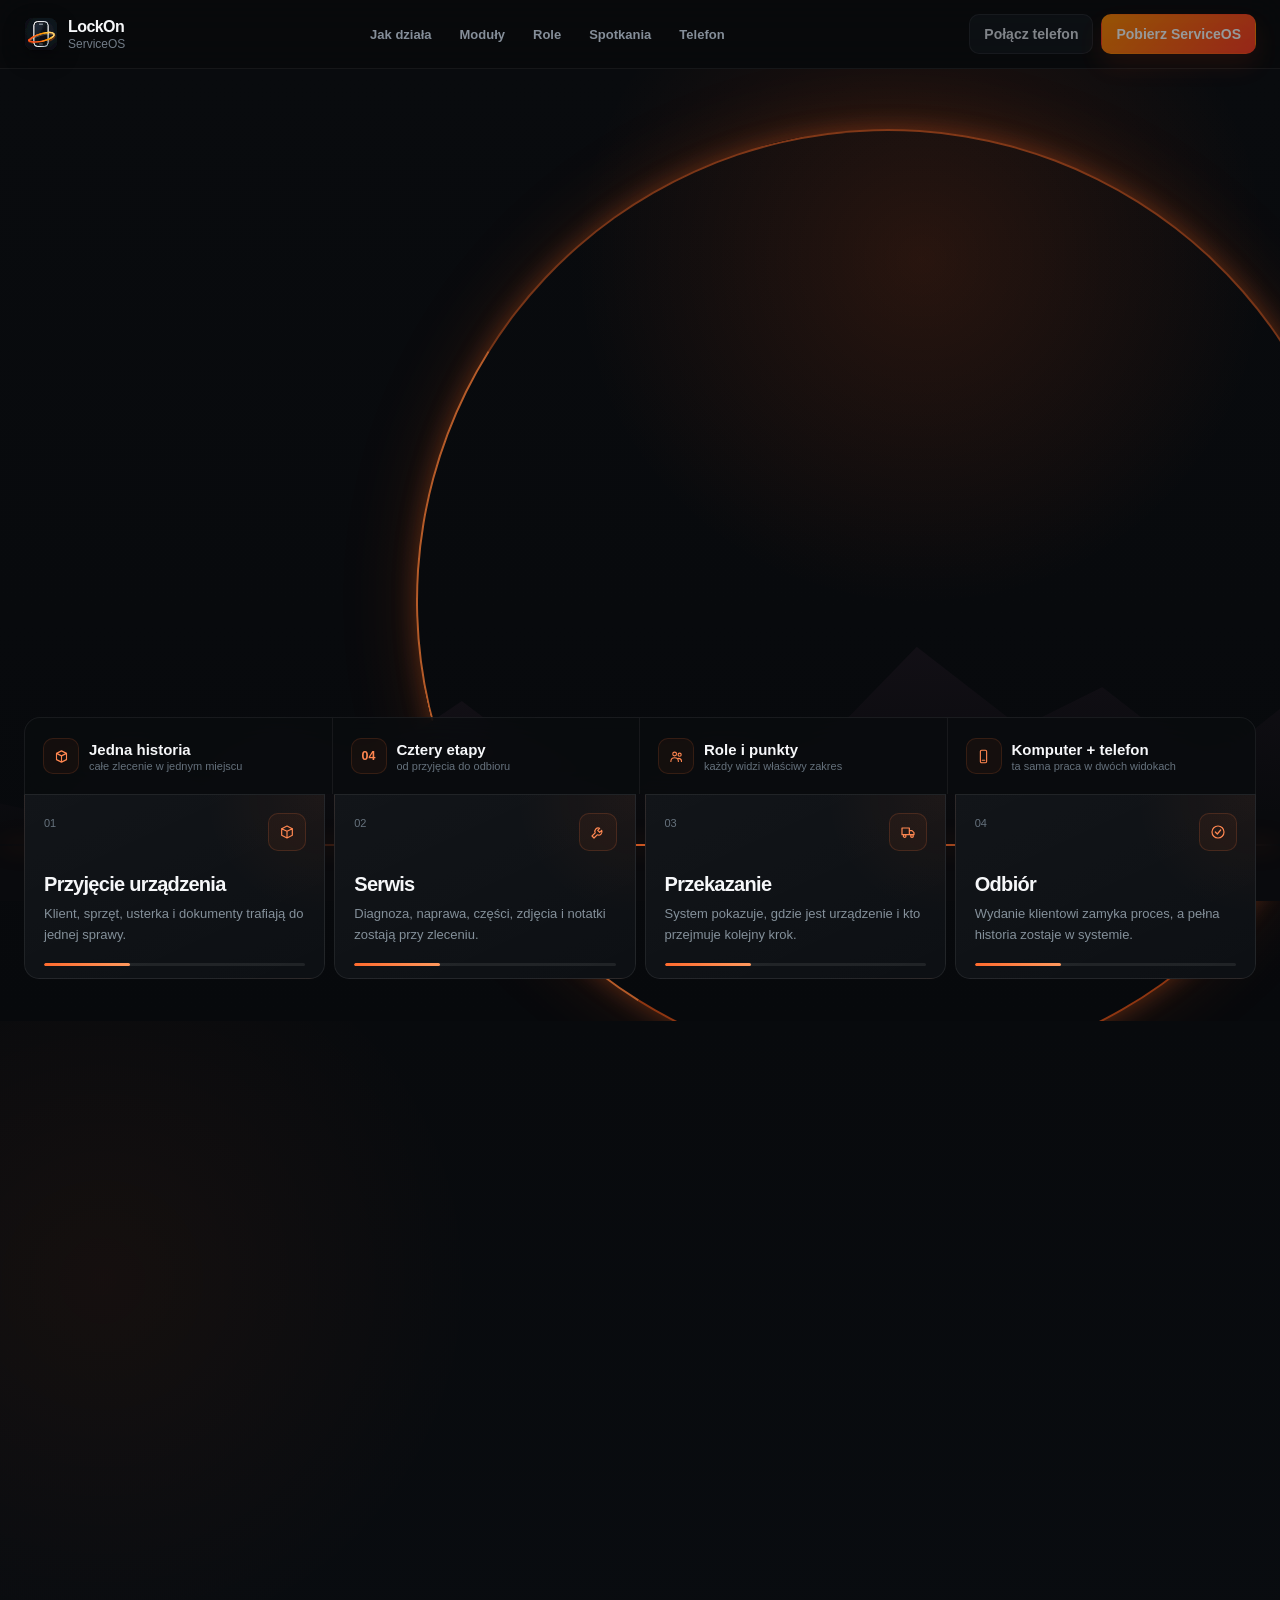
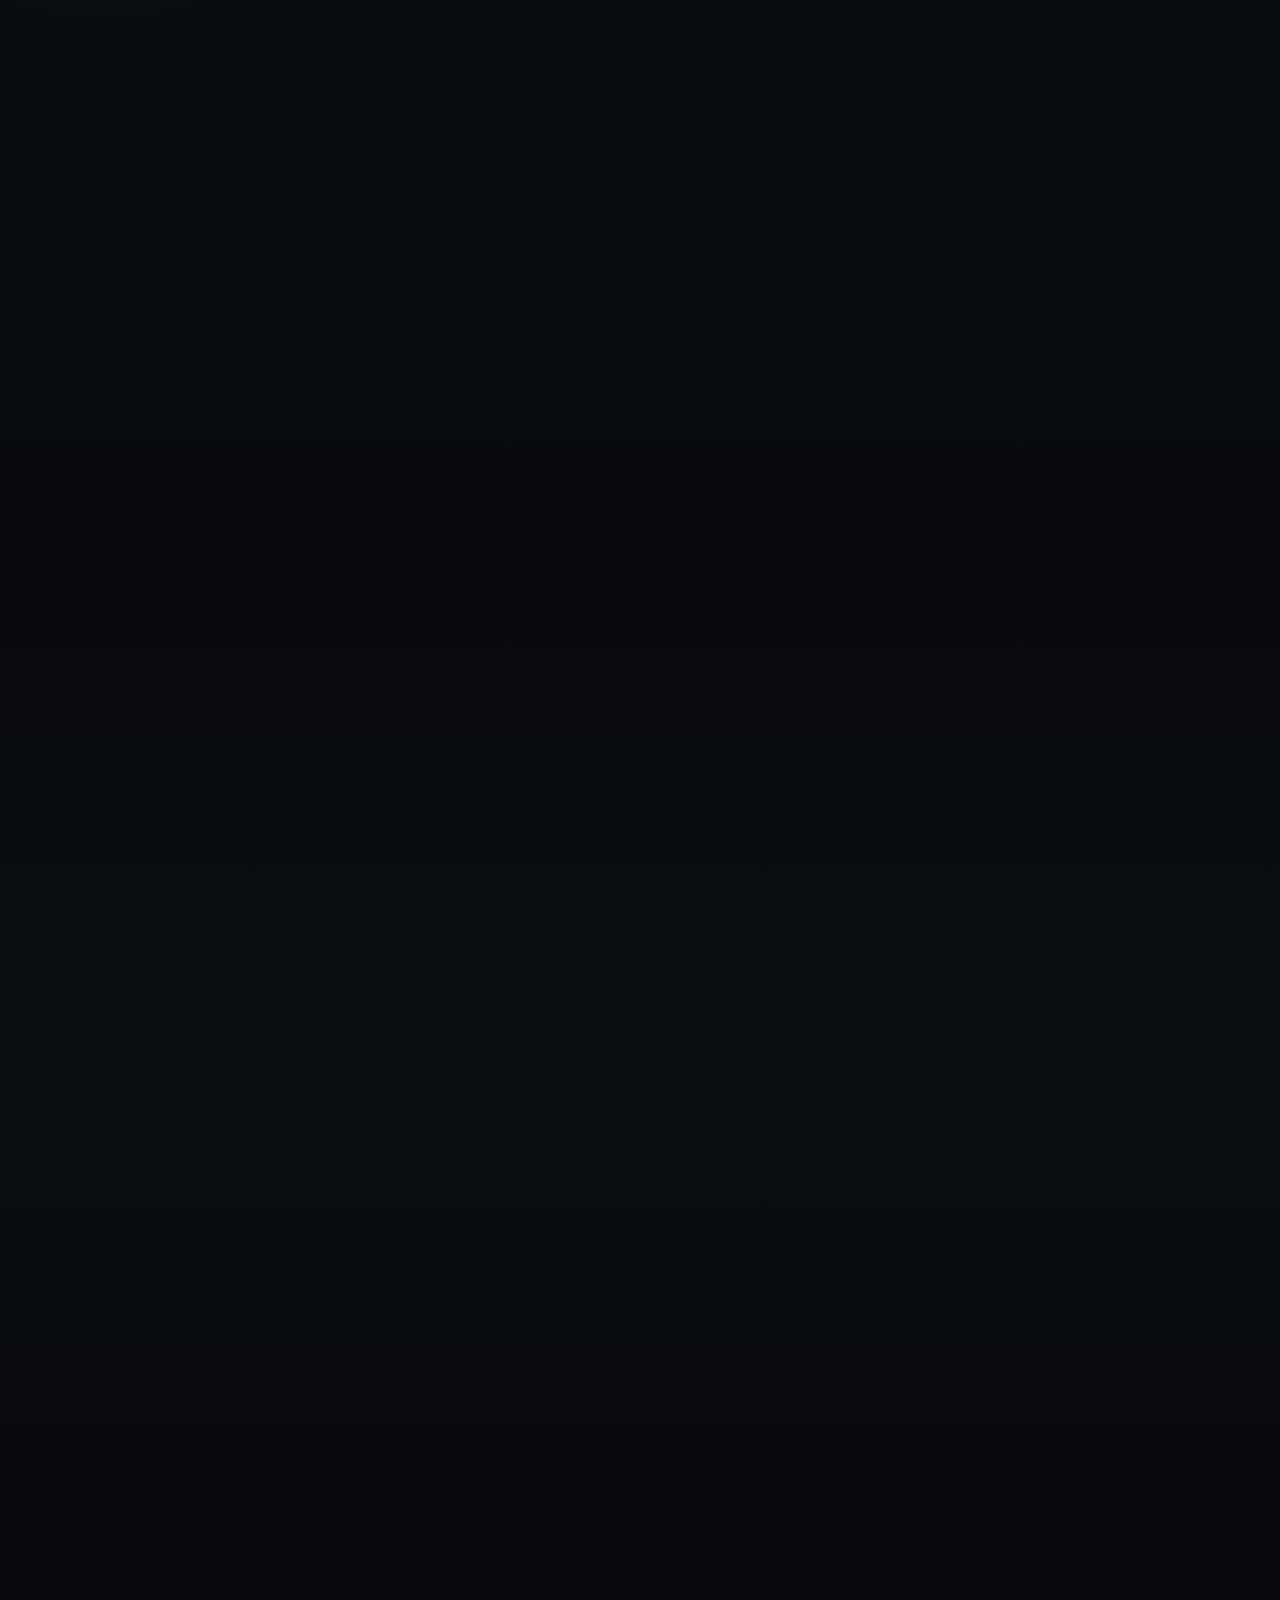
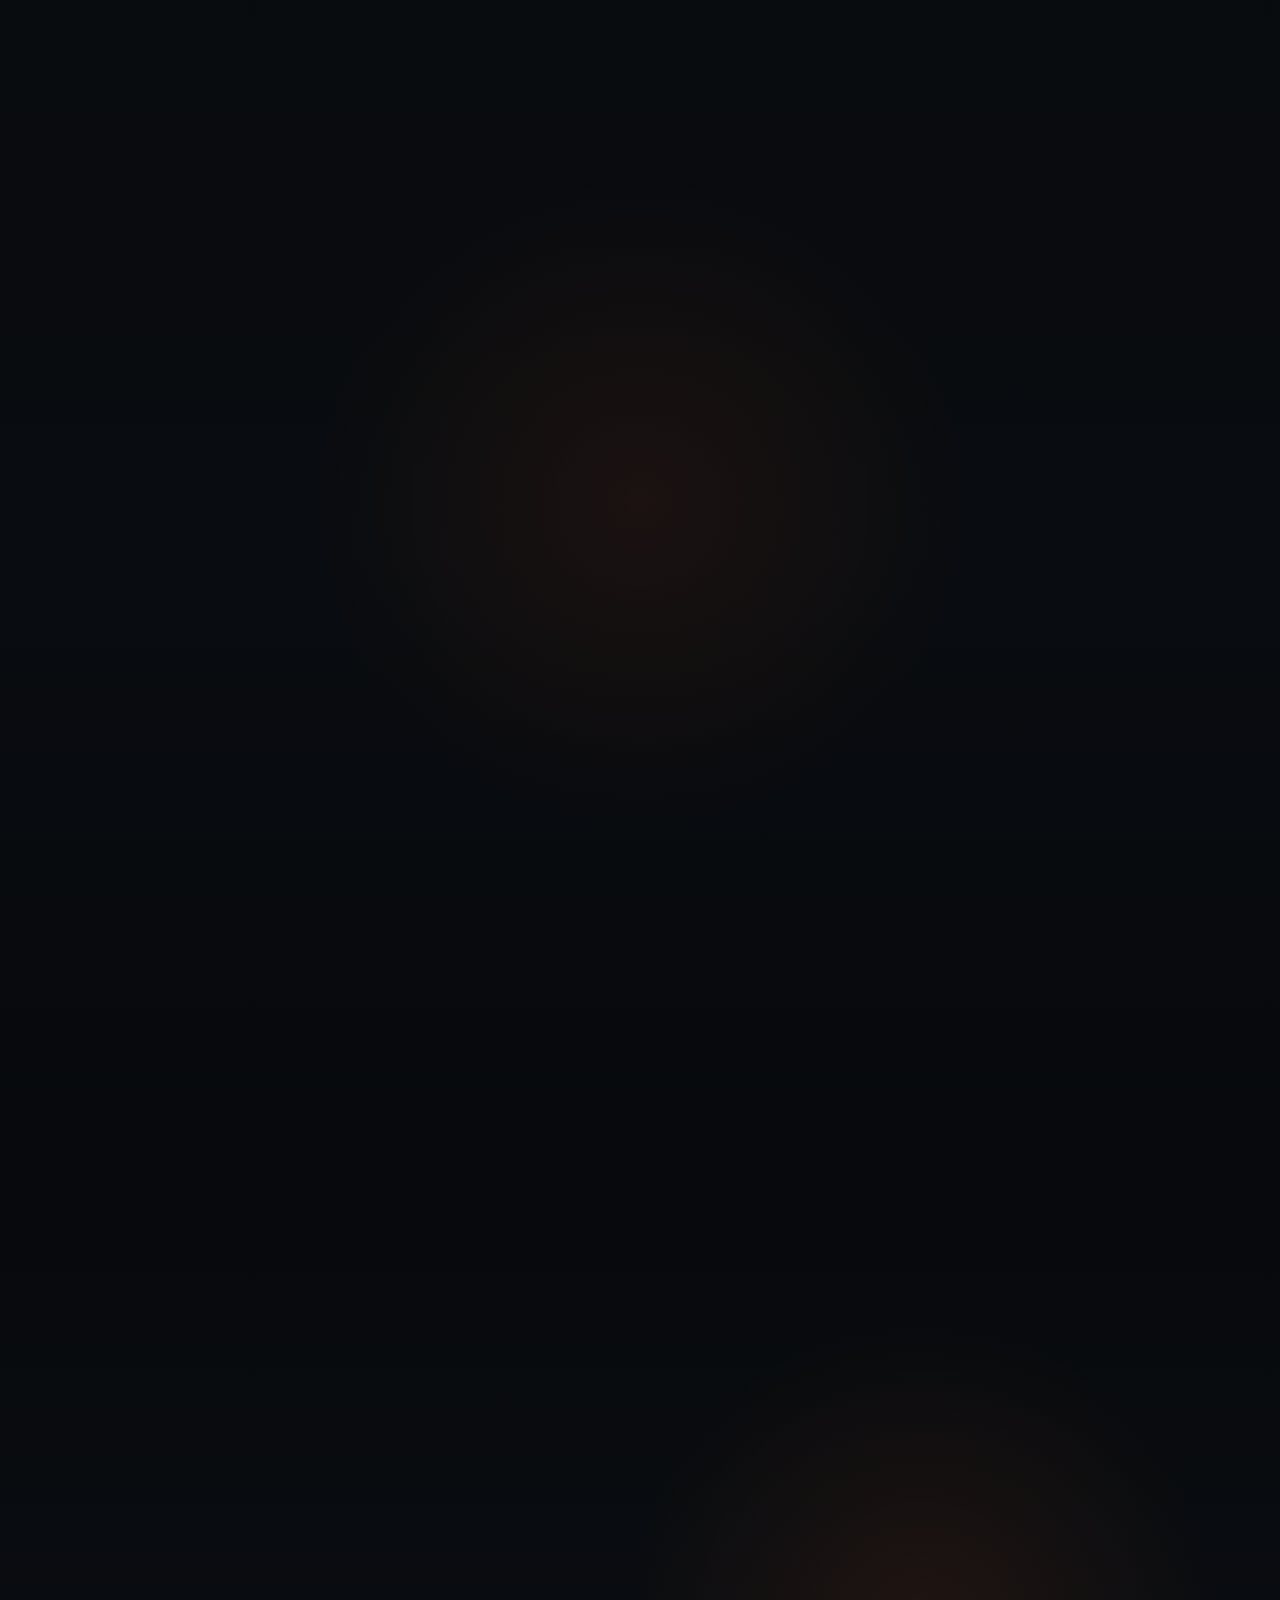
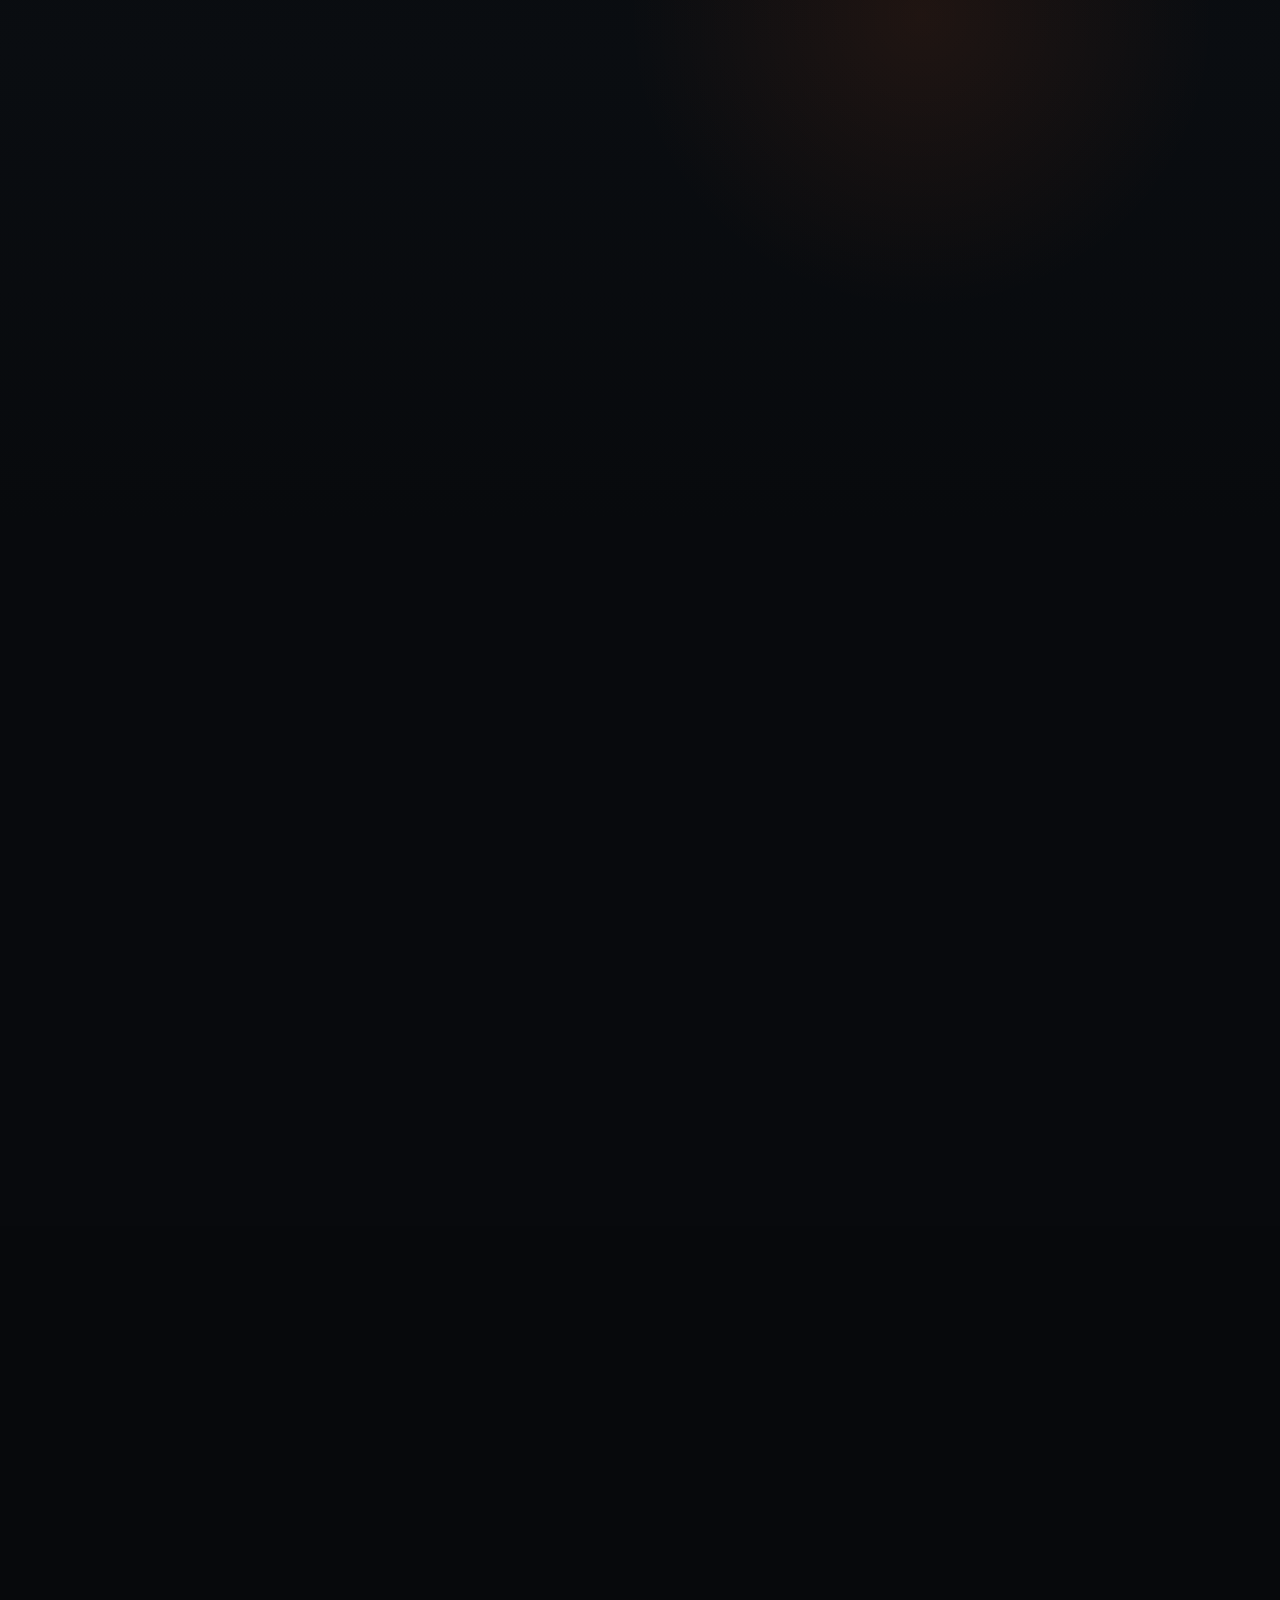
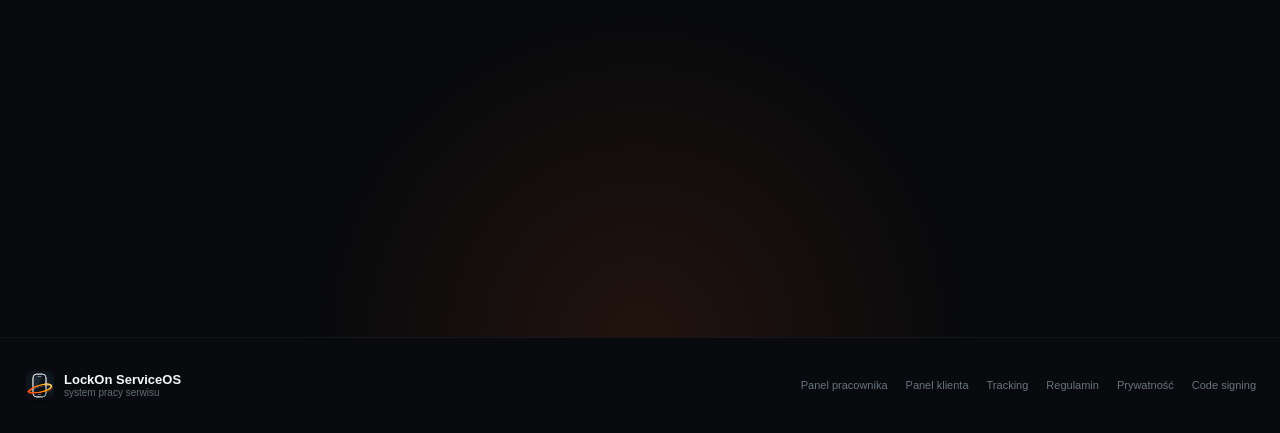
<file: index.html>
<!doctype html>
<html lang="pl">
<head>
  <meta charset="utf-8">
  <meta name="viewport" content="width=device-width,initial-scale=1,viewport-fit=cover">
  <meta name="theme-color" content="#090a0c">
  <meta name="referrer" content="no-referrer">
  <meta http-equiv="Content-Security-Policy" content="default-src 'self'; script-src 'self'; style-src 'self'; img-src 'self' data:; connect-src 'self' https://api.github.com https://br-steep-bonus-b1f1qh8u-lockonapi.compute.c-5.eu-central-1.aws.neon.tech; object-src 'none'; frame-src 'none'; base-uri 'none'; form-action 'none'; upgrade-insecure-requests">
  <title>LockOn ServiceOS — cały serwis bez chaosu</title>
  <link rel="canonical" href="https://app.serviceos.pl/">
  <meta name="description" content="LockOn ServiceOS prowadzi serwis od przyjęcia urządzenia do odbioru: zlecenia, klienci, spotkania, przekazania, rozliczenia i praca mobilna w jednym systemie.">
  <meta property="og:title" content="LockOn ServiceOS">
  <meta property="og:description" content="Cały serwis. Bez chaosu. Jeden system dla zespołu, klientów i codziennej pracy.">
  <meta property="og:type" content="website">
  <meta property="og:url" content="https://app.serviceos.pl/">
  <link rel="manifest" href="manifest.webmanifest">
  <link rel="icon" href="assets/serviceos-app-icon.svg" type="image/svg+xml">
  <link rel="stylesheet" href="assets/serviceos-site.css">
</head>
<body class="site-home">
  <svg class="icon-sprite" aria-hidden="true">
    <symbol id="i-gauge" viewBox="0 0 24 24"><path d="M4 14a8 8 0 1 1 16 0"/><path d="M12 14l4-4"/><path d="M6 18h12"/></symbol>
    <symbol id="i-globe" viewBox="0 0 24 24"><circle cx="12" cy="12" r="9"/><path d="M3 12h18M12 3a15 15 0 0 1 0 18M12 3a15 15 0 0 0 0 18"/></symbol>
    <symbol id="i-wrench" viewBox="0 0 24 24"><path d="M14.5 6.5a5 5 0 0 0-6.7 6.7L3 18l3 3 4.8-4.8a5 5 0 0 0 6.7-6.7l-3 3-3-3z"/></symbol>
    <symbol id="i-calendar" viewBox="0 0 24 24"><rect x="3" y="5" width="18" height="16" rx="2"/><path d="M7 3v4M17 3v4M3 10h18M8 14h3M13 14h3M8 17h3"/></symbol>
    <symbol id="i-dollar" viewBox="0 0 24 24"><circle cx="12" cy="12" r="9"/><path d="M15.5 8.5c-.8-1-2-1.5-3.5-1.5-2 0-3.5.9-3.5 2.3 0 3.7 7 1.5 7 5.2 0 1.5-1.5 2.5-3.7 2.5-1.6 0-3-.6-3.8-1.7M12 5v14"/></symbol>
    <symbol id="i-user-cog" viewBox="0 0 24 24"><circle cx="9" cy="8" r="3"/><path d="M3 20c0-4 2.4-6 6-6 1.1 0 2.1.2 3 .6"/><circle cx="17" cy="17" r="3"/><path d="M17 12v2M17 20v2M12 17h2M20 17h2"/></symbol>
    <symbol id="i-users" viewBox="0 0 24 24"><circle cx="9" cy="8" r="3"/><circle cx="17" cy="9" r="2.5"/><path d="M3 20c0-4 2.5-6 6-6s6 2 6 6M15 15c3.2 0 5 1.8 5 5"/></symbol>
    <symbol id="i-headphones" viewBox="0 0 24 24"><path d="M4 14v-2a8 8 0 0 1 16 0v2"/><path d="M4 14h4v6H6a2 2 0 0 1-2-2zM20 14h-4v6h2a2 2 0 0 0 2-2z"/></symbol>
    <symbol id="i-settings" viewBox="0 0 24 24"><circle cx="12" cy="12" r="3"/><path d="M19 12a7 7 0 0 0-.1-1l2-1.6-2-3.4-2.5 1A8 8 0 0 0 14.7 6L14.3 3h-4.6l-.4 3A8 8 0 0 0 7.6 7L5 6 3 9.4 5.1 11A7 7 0 0 0 5 12c0 .4 0 .7.1 1L3 14.6 5 18l2.6-1a8 8 0 0 0 1.7 1l.4 3h4.6l.4-3a8 8 0 0 0 1.7-1l2.6 1 2-3.4-2.1-1.6c.1-.3.1-.6.1-1z"/></symbol>
    <symbol id="i-log-out" viewBox="0 0 24 24"><path d="M10 5H5v14h5M14 8l4 4-4 4M18 12H9"/></symbol>
    <symbol id="i-arrow" viewBox="0 0 24 24"><path d="M5 12h14M15 8l4 4-4 4"/></symbol>
    <symbol id="i-download" viewBox="0 0 24 24"><path d="M12 3v12M8 11l4 4 4-4M4 20h16"/></symbol>
    <symbol id="i-package" viewBox="0 0 24 24"><path d="M4 7l8-4 8 4-8 4zM4 7v10l8 4 8-4V7M12 11v10"/></symbol>
    <symbol id="i-truck" viewBox="0 0 24 24"><path d="M3 6h11v10H3zM14 10h4l3 3v3h-7z"/><circle cx="7" cy="18" r="2"/><circle cx="18" cy="18" r="2"/></symbol>
    <symbol id="i-check" viewBox="0 0 24 24"><circle cx="12" cy="12" r="9"/><path d="M8 12l3 3 5-6"/></symbol>
    <symbol id="i-shield" viewBox="0 0 24 24"><path d="M12 3l7 3v5c0 5-3 8-7 10-4-2-7-5-7-10V6z"/><path d="M9 12l2 2 4-5"/></symbol>
    <symbol id="i-phone" viewBox="0 0 24 24"><rect x="7" y="2" width="10" height="20" rx="2"/><path d="M10 18h4"/></symbol>
    <symbol id="i-mic" viewBox="0 0 24 24"><rect x="9" y="3" width="6" height="11" rx="3"/><path d="M5 11a7 7 0 0 0 14 0M12 18v3M9 21h6"/></symbol>
    <symbol id="i-screen" viewBox="0 0 24 24"><rect x="3" y="4" width="18" height="13" rx="2"/><path d="M8 21h8M12 17v4"/></symbol>
    <symbol id="i-message" viewBox="0 0 24 24"><path d="M4 4h16v12H8l-4 4z"/></symbol>
  </svg>

  <header class="site-topbar" data-site-nav>
    <div class="site-frame topbar-inner">
      <a class="site-brand" href="#top" aria-label="LockOn ServiceOS — strona główna">
        <span class="site-brand-mark"><img src="assets/serviceos-app-icon.svg" alt=""></span>
        <span class="site-brand-copy"><strong>LockOn</strong><small>ServiceOS</small></span>
      </a>
      <nav class="desktop-nav" aria-label="Główna nawigacja">
        <a href="#day">Jak działa</a><a href="#modules">Moduły</a><a href="#roles">Role</a><a href="#meetings">Spotkania</a><a href="#connect">Telefon</a>
      </nav>
      <div class="topbar-actions">
        <a id="navPanelLink" class="topbar-panel-link" href="panel.html" hidden>Otwórz panel</a>
        <button id="navLoginButton" class="button button-quiet" data-requires-onboarding type="button">Połącz telefon</button>
        <a class="button button-primary download-link" data-requires-onboarding data-download-url="https://github.com/LokosPL/LockOn-Hub/releases/latest/download/LockOn-ServiceOS-Setup.exe" href="#start">Pobierz ServiceOS</a>
      </div>
      <button class="mobile-menu-toggle" type="button" aria-label="Otwórz menu" aria-controls="mobileMenu" aria-expanded="false" data-menu-toggle><span></span><span></span></button>
    </div>
    <div id="mobileMenu" class="mobile-menu" aria-hidden="true">
      <nav class="site-frame mobile-menu-grid" aria-label="Menu mobilne">
        <a href="#day">Jak działa</a><a href="#modules">Moduły</a><a href="#roles">Role</a><a href="#meetings">Spotkania</a><a href="#connect">Telefon</a><a href="#security">Bezpieczeństwo</a>
        <button class="mobile-menu-action" type="button" data-open-login data-requires-onboarding>Połącz telefon</button>
        <a class="mobile-menu-action primary download-link" data-requires-onboarding data-download-url="https://github.com/LokosPL/LockOn-Hub/releases/latest/download/LockOn-ServiceOS-Setup.exe" href="#start">Pobierz ServiceOS</a>
      </nav>
    </div>
  </header><main id="top">
  <section class="hero-section">
    <div class="hero-bg" aria-hidden="true"><i></i><i></i><i></i></div>
    <div class="site-frame hero-grid">
      <div class="hero-copy reveal">
        <div class="product-kicker"><span class="status-dot"></span> LOCKON SERVICEOS · SYSTEM PRACY SERWISU</div>
        <h1>Cały serwis.<br><span>Bez chaosu.</span></h1>
        <p>Klient przychodzi z urządzeniem, zespół prowadzi naprawę, a ServiceOS pilnuje historii, przekazań, dokumentów i kontaktu. Każdy widzi tylko to, czego potrzebuje do swojej pracy.</p>
        <div class="hero-actions"><a class="button button-primary button-large" href="#day">▶ Zobacz jak działa <svg class="os-icon" aria-hidden="true"><use href="#i-arrow"></use></svg></a><a class="button button-secondary button-large download-link" data-requires-onboarding data-download-url="https://github.com/LokosPL/LockOn-Hub/releases/latest/download/LockOn-ServiceOS-Setup.exe" href="#start"><svg class="os-icon" aria-hidden="true"><use href="#i-download"></use></svg> Pobierz ServiceOS</a></div>
        <div class="hero-trust"><span>✓ Windows</span><span>✓ Code signing</span><span>✓ Zawsze aktualny</span></div>
      </div>

      <div class="hero-product reveal reveal-delay">
        <div class="hero-halo"></div>
        <div class="os-window hero-os-window">
          <div class="os-titlebar"><div class="os-titlebar-drag"><span class="titlebar-mark"></span><strong>LockOn ServiceOS</strong><span>Wszystkie punkty</span></div><div class="os-window-actions"><i>–</i><i>□</i><i>×</i></div></div>
          <div class="os-body">
            
<aside class="os-sidebar">
  <div class="os-brand-block"><div class="os-brand-logo"><img src="assets/serviceos-app-icon.svg" alt=""></div><div><strong>LockOn</strong><small>ServiceOS</small></div></div>
  <div class="os-branch-pill"><span class="status-dot"></span><span>Wszystkie punkty</span></div>
  <nav class="os-nav-list">
    <button class="os-nav-item active" type="button" data-preview="start"><svg class="os-icon" aria-hidden="true"><use href="#i-gauge"></use></svg><span>Start</span></button>
    <button class="os-nav-item " type="button" data-preview="browser"><svg class="os-icon" aria-hidden="true"><use href="#i-globe"></use></svg><span>Przeglądarka</span></button>
    <button class="os-nav-item " type="button" data-preview="service"><svg class="os-icon" aria-hidden="true"><use href="#i-wrench"></use></svg><span>Serwis</span></button>
    <button class="os-nav-item " type="button" data-preview="meetings"><svg class="os-icon" aria-hidden="true"><use href="#i-calendar"></use></svg><span>Spotkania i szkolenia</span></button>
    <button class="os-nav-item " type="button" data-preview="finance"><svg class="os-icon" aria-hidden="true"><use href="#i-dollar"></use></svg><span>Rozliczenia</span></button>
    <button class="os-nav-item " type="button" data-preview="admin"><svg class="os-icon" aria-hidden="true"><use href="#i-user-cog"></use></svg><span>Administracja</span></button>
    <button class="os-nav-item " type="button" data-preview="clients"><svg class="os-icon" aria-hidden="true"><use href="#i-users"></use></svg><span>Klienci</span></button>
    <button class="os-nav-item " type="button" data-preview="support"><svg class="os-icon" aria-hidden="true"><use href="#i-headphones"></use></svg><span>Wsparcie</span></button>
  </nav>
  <div class="os-sidebar-spacer"></div>
  <button class="os-nav-item " type="button" data-preview="help"><svg class="os-icon" aria-hidden="true"><use href="#i-headphones"></use></svg><span>Pomoc</span></button>
  <button class="os-nav-item " type="button" data-preview="settings"><svg class="os-icon" aria-hidden="true"><use href="#i-settings"></use></svg><span>Ustawienia</span></button>
  <div class="os-role-preview"><span>PODGLĄD ROLI</span><strong>Właściciel aplikacji</strong></div>
  <div class="os-account"><span>BM</span><div><strong>Bartłomiej</strong><small>Właściciel</small></div><svg class="os-icon" aria-hidden="true"><use href="#i-log-out"></use></svg></div>
</aside>
            <div class="os-content">
              
<section class="os-screen active" data-preview-screen="start">
  <div class="os-dashboard">
    <section class="os-start-hero">
      <div class="os-start-glow"></div><div class="os-start-arc"></div>
      <div class="os-welcome">
        <div class="os-context"><span class="status-dot"></span> WSZYSTKIE PUNKTY</div>
        <h2>Dobry wieczór, <span>System.</span></h2>
        <p>Wszystko gotowe do pracy. Wybierz, od czego chcesz zacząć.</p>
        <div class="os-start-actions"><span class="os-primary-chip">↗ Otwórz przeglądarkę</span><span class="os-secondary-chip">◉ Pomoc</span></div>
      </div>
      <div class="os-time"><small>Czwartek, 24 września 2026</small><strong data-live-clock>21:42</strong><span>▣ Dobry moment na działanie.</span><em>Najważniejsze rzeczy masz pod ręką.</em></div>
      <aside class="os-weather"><span>POGODA TERAZ</span><strong>Nowogard</strong><div><b>12°</b><small>Pochmurnie</small></div></aside>
    </section>
    <section class="os-next-meeting"><div><span>SPOTKANIA I SZKOLENIA</span><h3>Spotkania i szkolenia</h3><p>Najbliższe szkolenia i aktywne spotkanie w jednym miejscu.</p></div><div class="os-meeting-empty"><b>◎</b><strong>Brak aktywnego spotkania</strong><small>Nie masz teraz spotkania wymagającego uwagi.</small></div></section>
    <div class="os-section-head"><div><h3>Szybki dostęp</h3><p>Najważniejsze funkcje systemu w zasięgu ręki.</p></div><span>Wybierz moduł z menu lub użyj skrótu</span></div>
    <div class="os-shortcuts"><article><b><svg class="os-icon" aria-hidden="true"><use href="#i-wrench"></use></svg></b><div><strong>Serwis</strong><small>Zlecenia, urządzenia i bieżąca praca.</small></div><i>→</i></article><article><b><svg class="os-icon" aria-hidden="true"><use href="#i-user-cog"></use></svg></b><div><strong>Administracja</strong><small>Pracownicy, punkty i dostępy.</small></div><i>→</i></article><article><b><svg class="os-icon" aria-hidden="true"><use href="#i-dollar"></use></svg></b><div><strong>Rozliczenia</strong><small>Przychody i rozliczenia w jednym miejscu.</small></div><i>→</i></article></div>
    <div class="os-mini-stats"><article><b>2</b><span>Punkty<small>Wszystkie dostępne lokalizacje</small></span></article><article><b>2</b><span>Aktywne konta<small>0 oczekuje na decyzję</small></span></article><article><b>104 zł</b><span>Przychód<small>Zatwierdzone rozliczenia</small></span></article></div>
  </div>
</section>
<section class="os-screen" data-preview-screen="service">
  <div class="os-service-page">
    <header class="os-service-head"><div><span>SERWIS</span><h2>Klienci i naprawy</h2><p>Przyjęcie telefonu, reklamacje, statusy oraz centralne powiadomienia klienta.</p></div><div class="os-service-tabs"><i>Nowe zlecenie</i><i class="active">Zlecenia</i><i>Przekazania</i></div></header>
    <div class="os-orders-card">
      <div class="os-orders-top"><div><span>AKTYWNE ZLECENIA</span><strong>Co wymaga działania?</strong></div><b>4 aktywne</b></div>
      <div class="os-order-row"><strong>#1042</strong><div><b>iPhone 14 Pro</b><span>Anna Kowalska · diagnoza</span><small>Najbliższy krok: rozpocznij diagnozę</small></div><em>TERAZ</em></div>
      <div class="os-order-row"><strong>#1041</strong><div><b>Samsung S24</b><span>Piotr Nowak · przekazanie</span><small>Urządzenie wraca do punktu klienta</small></div><em>W DRODZE</em></div>
      <div class="os-order-row"><strong>#1038</strong><div><b>iPhone 13</b><span>Marta Lis · zakończona naprawa</span><small>Telefon gotowy do odbioru</small></div><em class="ok">GOTOWE</em></div>
    </div>
  </div>
</section>
<section class="os-screen" data-preview-screen="meetings">
  <div class="os-meeting-page">
    <header><div><span class="os-live">● TRWA TERAZ</span><h2>Szkolenie serwisowe</h2><p>Prowadzący: <strong>Bartłomiej</strong> · <b data-meeting-elapsed>02:03</b> / 60 min</p></div><span class="os-secondary-chip">▣ Tryb kinowy</span></header>
    <div class="os-meeting-layout">
      <div class="os-meeting-stage"><div class="os-shared-window"><div class="os-shared-sidebar"></div><div class="os-shared-main"><span></span><strong></strong><div></div><div></div></div><small><i class="status-dot"></i> Ekran prowadzącego</small></div><div class="os-meeting-controls-mini"><i><svg class="os-icon" aria-hidden="true"><use href="#i-mic"></use></svg> Mikrofon</i><i><svg class="os-icon" aria-hidden="true"><use href="#i-screen"></use></svg> Udostępnianie</i><i><svg class="os-icon" aria-hidden="true"><use href="#i-message"></use></svg> Czat</i></div></div>
      <aside class="os-chat"><div><b>Czat</b><span>3</span></div><article><strong>Jan</strong><p>Widać ekran, możemy zaczynać.</p></article><article class="mine"><strong>Ty</strong><p>Super. Pokażę teraz cały proces.</p></article><article><strong>Anna</strong><p>Wszystko czytelne 👌</p></article></aside>
    </div>
  </div>
</section>
<section class="os-screen" data-preview-screen="browser">
  <div class="hero-browser-screen">
    <header><span>PRZEGLĄDARKA</span><h2>Internet bez wychodzenia z ServiceOS.</h2><p>Ta sama aplikacja, ten sam kontekst pracy.</p></header>
    <div class="hero-browser-toolbar"><button>←</button><button>→</button><button>↻</button><div><span>🔒</span><strong>serviceos.pl</strong></div><button>↗</button></div>
    <div class="hero-browser-canvas"><img src="assets/serviceos-app-icon.svg" alt=""><strong>LockOn ServiceOS</strong><span>Bezpieczna karta wewnątrz aplikacji</span></div>
  </div>
</section>
<section class="os-screen" data-preview-screen="finance">
  <div class="hero-finance-screen">
    <header><span>ROZLICZENIA</span><h2>Wynik serwisu bez Excela.</h2><p>Przychód, koszty i rozliczenia w jednym widoku.</p></header>
    <div class="hero-finance-kpis"><article><span>PRZYCHÓD</span><strong>12 840 zł</strong><small>31 zleceń</small></article><article><span>KOSZTY</span><strong>4 120 zł</strong><small>części i zakupy</small></article><article><span>DO ROZLICZENIA</span><strong>2 460 zł</strong><small>bieżący okres</small></article></div>
    <div class="hero-finance-chart"><i></i><i></i><i></i><i></i><i></i><i></i><i></i><i></i></div>
  </div>
</section>
<section class="os-screen" data-preview-screen="clients">
  <div class="hero-clients-screen">
    <header><span>KLIENCI</span><h2>Cała historia klienta.</h2><p>Kontakt, urządzenia, zlecenia i dostęp do portalu.</p></header>
    <div class="hero-client-card"><b>AK</b><span><strong>Anna Kowalska</strong><small>anna@przyklad.pl · +48 500 123 456</small></span><em>AKTYWNA</em></div>
    <div class="hero-client-grid"><article><span>NAPRAWY</span><strong>5</strong><small>1 aktywna</small></article><article><span>URZĄDZENIA</span><strong>3</strong><small>w historii</small></article><article><span>PORTAL</span><strong>Online</strong><small>Google + kod</small></article></div>
    <div class="hero-client-order"><b>#1042</b><span><strong>iPhone 14 Pro</strong><small>Diagnoza · dzisiaj 14:12</small></span><em>TERAZ</em></div>
  </div>
</section>
<section class="os-screen" data-preview-screen="support">
  <div class="hero-support-screen">
    <header><span>WSPARCIE LOCKON</span><h2>Zespół nie zostaje sam.</h2><p>Bot, kolejka konsultanta i obecność użytkowników.</p></header>
    <div class="hero-support-stats"><article><strong>4</strong><span>online</span></article><article><strong>2</strong><span>czeka na człowieka</span></article><article><strong>1</strong><span>rozmowa przejęta</span></article></div>
    <div class="hero-support-workspace"><aside><b>AKTYWNOŚĆ</b><p><span class="status-dot"></span> Jan Nowak <small>przy bocie</small></p><p><span class="status-dot"></span> Anna Lis <small>online</small></p></aside><section><b>NOWA PROŚBA</b><p>„Potrzebuję pomocy z przekazaniem urządzenia.”</p><span>DOŁĄCZ DO ROZMOWY →</span></section></div>
  </div>
</section>
<section class="os-screen" data-preview-screen="settings">
  <div class="hero-settings-screen">
    <header><span>USTAWIENIA</span><h2>ServiceOS dopasowany do pracy.</h2><p>Wygląd, konto, skala i informacje o aplikacji.</p></header>
    <div class="hero-settings-grid"><article class="active"><span>WYGLĄD</span><strong>Carbon</strong><small>Ciemny motyw</small></article><article><span>SKALA</span><strong>100%</strong><small>Standardowa</small></article><article><span>KONTO</span><strong>Bartłomiej</strong><small>Właściciel</small></article><article><span>WERSJA</span><strong>Aktualna</strong><small>GitHub Release</small></article></div>
  </div>
</section>
<section class="os-screen" data-preview-screen="help">
  <div class="hero-help-screen">
    <header><span>POMOC</span><h2>Zapytaj ServiceOS.</h2><p>Najpierw bot zna aplikację. Gdy trzeba, dołącza człowiek.</p></header>
    <div class="hero-help-chat"><article><b>Bot ServiceOS</b><p>Cześć. Mogę znaleźć zlecenie albo otworzyć właściwy ekran.</p></article><article class="mine"><b>Ty</b><p>Pokaż mi przekazania urządzeń.</p></article><div><span>Napisz wiadomość…</span><b>→</b></div></div>
  </div>
</section>
<section class="os-screen" data-preview-screen="admin">
  <div class="os-admin-page"><header><span>ADMINISTRACJA</span><h2>Pracownicy, punkty i dostępy</h2><p>Dokładnie taki zakres, jaki wynika z roli.</p></header><div class="os-admin-grid"><article><span>AKTYWNE KONTA</span><strong data-count="12">12</strong><small>wszyscy użytkownicy</small></article><article><span>PUNKTY</span><strong data-count="3">3</strong><small>lokalizacje firmy</small></article><article><span>DO DECYZJI</span><strong data-count="1">1</strong><small>konto oczekujące</small></article><article><span>AKTYWNE SESJE</span><strong data-count="6">6</strong><small>połączone urządzenia</small></article></div><div class="os-user-list"><article><b>JN</b><span><strong>Jan Nowak</strong><small>Serwisant · Nowogard</small></span><em>AKTYWNY</em></article><article><b>AL</b><span><strong>Anna Lis</strong><small>Obsługa · Szczecin</small></span><em>AKTYWNY</em></article></div></div>
</section>
            </div>
            <button class="hero-live-dock" type="button" data-preview="meetings">
              <span class="os-live">● LIVE</span>
              <span><strong>Szkolenie serwisowe</strong><small>spotkanie działa w tle</small></span>
              <b data-meeting-elapsed>02:03</b>
              <i>WRÓĆ →</i>
            </button>
          </div>
          <div class="os-mobile-tabs"><button class="active" data-preview="start" type="button">Start</button><button data-preview="service" type="button">Serwis</button><button data-preview="clients" type="button">Klienci</button><button data-preview="meetings" type="button">Spotkania</button></div>
        </div>
        <div class="hero-phone-mini">
          <div class="phone-notch"></div><img src="assets/serviceos-app-icon.svg" alt=""><span>POŁĄCZ URZĄDZENIE</span><strong>Telefon gotowy.</strong><p>Wpisz kod z aplikacji ServiceOS.</p><div class="mini-code"><i>1</i><i>2</i><i>3</i><i>4</i></div><b>Połącz</b><small>✓ Ten sam zakres uprawnień</small>
        </div>
        <div class="hero-chip hero-chip-online"><span class="status-dot"></span><div><strong>SYSTEM ONLINE</strong><small>sesja aktywna</small></div></div>
        <div class="hero-chip hero-chip-actions"><b>4</b><div><strong>Do działania</strong><small>bieżąca kolejka</small></div></div>
        <div class="preview-switcher"><button class="active" data-preview="start" type="button">Start</button><button data-preview="service" type="button">Serwis</button><button data-preview="clients" type="button">Klienci</button><button data-preview="meetings" type="button">Spotkania</button><button data-preview="finance" type="button">Rozliczenia</button><button data-preview="admin" type="button">Admin</button><button data-preview="support" type="button">Wsparcie</button></div>
      </div>
    </div>

    <div class="site-frame flow-wrap" id="day">
      <div class="flow-metrics"><article><b><svg class="os-icon" aria-hidden="true"><use href="#i-package"></use></svg></b><span><strong>Jedna historia</strong><small>całe zlecenie w jednym miejscu</small></span></article><article><b>04</b><span><strong>Cztery etapy</strong><small>od przyjęcia do odbioru</small></span></article><article><b><svg class="os-icon" aria-hidden="true"><use href="#i-users"></use></svg></b><span><strong>Role i punkty</strong><small>każdy widzi właściwy zakres</small></span></article><article><b><svg class="os-icon" aria-hidden="true"><use href="#i-phone"></use></svg></b><span><strong>Komputer + telefon</strong><small>ta sama praca w dwóch widokach</small></span></article></div>
      <div class="flow-cards"><article><span>01</span><b><svg class="os-icon" aria-hidden="true"><use href="#i-package"></use></svg></b><h2>Przyjęcie urządzenia</h2><p>Klient, sprzęt, usterka i dokumenty trafiają do jednej sprawy.</p><i></i></article><article><span>02</span><b><svg class="os-icon" aria-hidden="true"><use href="#i-wrench"></use></svg></b><h2>Serwis</h2><p>Diagnoza, naprawa, części, zdjęcia i notatki zostają przy zleceniu.</p><i></i></article><article><span>03</span><b><svg class="os-icon" aria-hidden="true"><use href="#i-truck"></use></svg></b><h2>Przekazanie</h2><p>System pokazuje, gdzie jest urządzenie i kto przejmuje kolejny krok.</p><i></i></article><article><span>04</span><b><svg class="os-icon" aria-hidden="true"><use href="#i-check"></use></svg></b><h2>Odbiór</h2><p>Wydanie klientowi zamyka proces, a pełna historia zostaje w systemie.</p><i></i></article></div>
    </div>
  </section>

  <section class="modules-section" id="modules">
    <div class="site-frame">
      <div class="section-heading reveal"><span>MODUŁY</span><h2>To nie makieta.<br><em>To ServiceOS.</em></h2><p>Układ, menu, rytm kart i stany są odwzorowane z aktualnej aplikacji desktopowej.</p></div>
      <div class="os-window modules-os-window reveal reveal-delay">
        <div class="os-titlebar"><div class="os-titlebar-drag"><span class="titlebar-mark"></span><strong>LockOn ServiceOS</strong><span>Wszystkie punkty</span></div><div class="os-window-actions"><i>–</i><i>□</i><i>×</i></div></div>
        <div class="os-body">
          
<aside class="os-sidebar">
  <div class="os-brand-block"><div class="os-brand-logo"><img src="assets/serviceos-app-icon.svg" alt=""></div><div><strong>LockOn</strong><small>ServiceOS</small></div></div>
  <div class="os-branch-pill"><span class="status-dot"></span><span>Wszystkie punkty</span></div>
  <nav class="os-nav-list">
    <button class="os-nav-item " type="button" data-module="start"><svg class="os-icon" aria-hidden="true"><use href="#i-gauge"></use></svg><span>Start</span></button>
    <button class="os-nav-item " type="button" data-module="browser"><svg class="os-icon" aria-hidden="true"><use href="#i-globe"></use></svg><span>Przeglądarka</span></button>
    <button class="os-nav-item active" type="button" data-module="service"><svg class="os-icon" aria-hidden="true"><use href="#i-wrench"></use></svg><span>Serwis</span></button>
    <button class="os-nav-item " type="button" data-module="meetings"><svg class="os-icon" aria-hidden="true"><use href="#i-calendar"></use></svg><span>Spotkania i szkolenia</span></button>
    <button class="os-nav-item " type="button" data-module="finance"><svg class="os-icon" aria-hidden="true"><use href="#i-dollar"></use></svg><span>Rozliczenia</span></button>
    <button class="os-nav-item " type="button" data-module="admin"><svg class="os-icon" aria-hidden="true"><use href="#i-user-cog"></use></svg><span>Administracja</span></button>
    <button class="os-nav-item " type="button" data-module="clients"><svg class="os-icon" aria-hidden="true"><use href="#i-users"></use></svg><span>Klienci</span></button>
    <button class="os-nav-item " type="button" data-module="support"><svg class="os-icon" aria-hidden="true"><use href="#i-headphones"></use></svg><span>Wsparcie</span></button>
  </nav>
  <div class="os-sidebar-spacer"></div>
  <button class="os-nav-item " type="button" data-module="help"><svg class="os-icon" aria-hidden="true"><use href="#i-headphones"></use></svg><span>Pomoc</span></button>
  <button class="os-nav-item " type="button" data-module="settings"><svg class="os-icon" aria-hidden="true"><use href="#i-settings"></use></svg><span>Ustawienia</span></button>
  <div class="os-role-preview"><span>PODGLĄD ROLI</span><strong>Właściciel aplikacji</strong></div>
  <div class="os-account"><span>BM</span><div><strong>Bartłomiej</strong><small>Właściciel</small></div><svg class="os-icon" aria-hidden="true"><use href="#i-log-out"></use></svg></div>
</aside>
          <div class="os-content os-module-content">
            <section class="module-panel active" data-module-panel="service">
              <div class="os-service-page large"><header class="os-service-head"><div><span>SERWIS</span><h2>Klienci i naprawy</h2><p>Przyjęcie telefonu, reklamacje, statusy oraz centralne powiadomienia klienta.</p></div><div class="os-service-tabs"><i>Plan pracy</i><i>Nowe zlecenie</i><i class="active">Zlecenia</i><i>Przekazania</i></div></header><div class="os-orders-card"><div class="os-orders-top"><div><span>AKTYWNE ZLECENIA</span><strong>Co wymaga działania?</strong></div><b>4 aktywne</b></div><div class="os-order-row"><strong>#1042</strong><div><b>iPhone 14 Pro</b><span>Anna Kowalska · Diagnoza</span><small>Najbliższy krok: rozpocznij diagnozę</small></div><em>TERAZ</em></div><div class="os-order-row"><strong>#1041</strong><div><b>Samsung S24</b><span>Piotr Nowak · W drodze</span><small>Urządzenie wraca do punktu klienta</small></div><em>W DRODZE</em></div><div class="os-order-row"><strong>#1038</strong><div><b>iPhone 13</b><span>Marta Lis · Gotowe</span><small>Telefon czeka na odbiór</small></div><em class="ok">GOTOWE</em></div></div></div>
            </section>
            <section class="module-panel" data-module-panel="clients">
              <div class="os-module-page customer-module-page">
                <header><span>KLIENCI</span><h2>Karta klienta jak w ServiceOS.</h2><p>Kontakt, naprawy, urządzenia i ostatnia aktywność w jednym ekranie.</p></header>
                <div class="customer-kpis">
                  <article><b>5</b><span><strong>Naprawy klienta</strong><small>1 aktywna teraz</small></span></article>
                  <article><b>3</b><span><strong>Urządzenia</strong><small>w historii klienta</small></span></article>
                  <article><b>1</b><span><strong>Aktywna sesja</strong><small>portal klienta</small></span></article>
                </div>
                <div class="customer-workspace">
                  <section class="customer-profile-panel">
                    <div class="customer-hero"><b>AK</b><span><strong>Anna Kowalska</strong><small>anna@przyklad.pl · +48 500 123 456</small></span><em>AKTYWNA</em></div>
                    <div class="customer-detail-grid">
                      <article><span>E-MAIL</span><strong>anna@przyklad.pl</strong></article>
                      <article><span>TELEFON</span><strong>+48 500 123 456</strong></article>
                      <article><span>KLIENT OD</span><strong>18.06.2025</strong></article>
                      <article><span>DOSTĘP</span><strong>Google + kod</strong></article>
                    </div>
                    <div class="customer-device-list">
                      <span>HISTORIA URZĄDZEŃ</span>
                      <article><b>iPhone 14 Pro</b><small>#1042 · diagnoza</small><em>TERAZ</em></article>
                      <article><b>iPhone 12</b><small>#0918 · zakończone</small><em class="ok">GOTOWE</em></article>
                      <article><b>MacBook Air</b><small>#0714 · zakończone</small><em class="ok">GOTOWE</em></article>
                    </div>
                  </section>
                  <section class="customer-activity-panel">
                    <div class="customer-panel-title"><span>SERWIS</span><strong>Ostatnia aktywność</strong><small>Najważniejsze informacje bez otwierania każdego zlecenia.</small></div>
                    <div class="customer-timeline">
                      <article><i></i><div><strong>Diagnoza rozpoczęta</strong><span>#1042 · iPhone 14 Pro</span><small>dzisiaj, 14:12</small></div></article>
                      <article><i></i><div><strong>Przyjęto urządzenie</strong><span>Stan urządzenia zapisany w historii</span><small>dzisiaj, 13:48</small></div></article>
                      <article><i></i><div><strong>Wiadomość do klienta</strong><span>Potwierdzenie przyjęcia wysłane</span><small>dzisiaj, 13:49</small></div></article>
                    </div>
                    <div class="customer-access-card"><span>PORTAL KLIENTA</span><strong>Połączony i aktywny</strong><small>Klient widzi status swoich zleceń, wyceny i historię.</small><b><span class="status-dot"></span> ONLINE</b></div>
                  </section>
                </div>
              </div>
            </section>
            <section class="module-panel" data-module-panel="meetings">
<section class="os-screen module-meeting-screen active">
  <div class="os-meeting-page">
    <header><div><span class="os-live">● TRWA TERAZ</span><h2>Szkolenie serwisowe</h2><p>Prowadzący: <strong>Bartłomiej</strong> · <b data-meeting-elapsed>02:03</b> / 60 min</p></div><span class="os-secondary-chip">▣ Tryb kinowy</span></header>
    <div class="os-meeting-layout">
      <div class="os-meeting-stage"><div class="os-shared-window"><div class="os-shared-sidebar"></div><div class="os-shared-main"><span></span><strong></strong><div></div><div></div></div><small><i class="status-dot"></i> Ekran prowadzącego</small></div><div class="os-meeting-controls-mini"><i><svg class="os-icon" aria-hidden="true"><use href="#i-mic"></use></svg> Mikrofon</i><i><svg class="os-icon" aria-hidden="true"><use href="#i-screen"></use></svg> Udostępnianie</i><i><svg class="os-icon" aria-hidden="true"><use href="#i-message"></use></svg> Czat</i></div></div>
      <aside class="os-chat"><div><b>Czat</b><span>3</span></div><article><strong>Jan</strong><p>Widać ekran, możemy zaczynać.</p></article><article class="mine"><strong>Ty</strong><p>Super. Pokażę teraz cały proces.</p></article><article><strong>Anna</strong><p>Wszystko czytelne 👌</p></article></aside>
    </div>
  </div>
</section></section>
            <section class="module-panel" data-module-panel="finance"><div class="os-module-page"><header><span>ROZLICZENIA</span><h2>Praca i wynik w jednym miejscu.</h2><p>Przychody, koszty i rozliczenia bez osobnych arkuszy.</p></header><div class="finance-grid"><article><span>Przychód</span><strong>12 840 zł</strong><small>31 zamkniętych zleceń</small></article><article><span>Koszty części</span><strong>4 120 zł</strong><small>zatwierdzone dokumenty</small></article><article><span>Do rozliczenia</span><strong>2 460 zł</strong><small>bieżący okres</small></article></div><div class="finance-chart"><i></i><i></i><i></i><i></i><i></i><i></i><i></i></div></div></section>
            <section class="module-panel" data-module-panel="admin">
<section class="os-screen module-admin-screen active">
  <div class="os-admin-page"><header><span>ADMINISTRACJA</span><h2>Pracownicy, punkty i dostępy</h2><p>Dokładnie taki zakres, jaki wynika z roli.</p></header><div class="os-admin-grid"><article><span>AKTYWNE KONTA</span><strong data-count="12">12</strong><small>wszyscy użytkownicy</small></article><article><span>PUNKTY</span><strong data-count="3">3</strong><small>lokalizacje firmy</small></article><article><span>DO DECYZJI</span><strong data-count="1">1</strong><small>konto oczekujące</small></article><article><span>AKTYWNE SESJE</span><strong data-count="6">6</strong><small>połączone urządzenia</small></article></div><div class="os-user-list"><article><b>JN</b><span><strong>Jan Nowak</strong><small>Serwisant · Nowogard</small></span><em>AKTYWNY</em></article><article><b>AL</b><span><strong>Anna Lis</strong><small>Obsługa · Szczecin</small></span><em>AKTYWNY</em></article></div></div>
</section></section>
            <section class="module-panel" data-module-panel="support"><div class="os-module-page support-module-page"><header><span>WSPARCIE LOCKON</span><h2>Centrum pomocy zespołu.</h2><p>Obecność, bot i kolejka konsultanta — tak jak w aplikacji.</p></header><div class="support-module-stats"><article><strong>4</strong><span>Aktywni teraz</span></article><article><strong>2</strong><span>Czekają na człowieka</span></article><article><strong>1</strong><span>Rozmowa przejęta</span></article></div><div class="support-module-workspace"><aside><span>AKTYWNOŚĆ</span><article><b>JN</b><div><strong>Jan Nowak</strong><small>rozmawia z botem</small></div><em>ONLINE</em></article><article><b>AL</b><div><strong>Anna Lis</strong><small>czeka na konsultanta</small></div><em class="wait">CZEKA</em></article></aside><section><span>KOLEJKA KONSULTANTA</span><article><b>Anna Lis</b><p>Potrzebuję pomocy z przekazaniem urządzenia do innego punktu.</p><button type="button">Dołącz do rozmowy →</button></article></section></div></div></section>
            <section class="module-panel" data-module-panel="start"><div class="os-module-page module-start-page"><header><span>START</span><h2>Wszystko, co ważne, od razu po uruchomieniu.</h2><p>Powitanie, czas, spotkania, skróty i liczby dokładnie w rytmie aplikacji.</p></header><div class="module-start-grid"><article class="wide"><span>Wszystkie punkty</span><strong>Dobry wieczór, Bartłomiej.</strong><small>System gotowy do pracy.</small></article><article><span>CZAS</span><strong data-live-clock>21:42</strong><small>Dzisiaj</small></article><article><span>STATUS</span><strong>Online</strong><small>Wszystkie usługi działają</small></article><article><span>ZLECENIA</span><strong>4</strong><small>do działania</small></article><article><span>SPOTKANIE</span><strong>LIVE</strong><small>szkolenie serwisowe</small></article></div></div></section>
            <section class="module-panel" data-module-panel="browser"><div class="os-module-page"><header><span>PRZEGLĄDARKA</span><h2>Internet wewnątrz ServiceOS.</h2><p>Bezpieczna karta bez wychodzenia z programu.</p></header><div class="module-browser-shell"><div class="hero-browser-toolbar"><button>←</button><button>→</button><button>↻</button><div><span>🔒</span><strong>serviceos.pl</strong></div><button>↗</button></div><div class="hero-browser-canvas"><img src="assets/serviceos-app-icon.svg" alt=""><strong>LockOn ServiceOS</strong><span>Przeglądarka gotowa</span></div></div></div></section>
            <section class="module-panel" data-module-panel="help"><div class="os-module-page"><header><span>POMOC LOCKON</span><h2>Bot zna ServiceOS.</h2><p>Pomoc trafia do człowieka dopiero wtedy, gdy tego potrzebujesz.</p></header><div class="module-help-chat"><article><b>Bot ServiceOS</b><p>W czym mogę pomóc?</p></article><article class="mine"><b>Ty</b><p>Gdzie mam przekazać urządzenie?</p></article><article><b>Bot ServiceOS</b><p>Otwórz Serwis → Przekazania. Mogę też otworzyć ten ekran za Ciebie.</p></article><div><span>Napisz wiadomość…</span><b>→</b></div></div></div></section>
            <section class="module-panel" data-module-panel="settings"><div class="os-module-page"><header><span>USTAWIENIA</span><h2>Twoje ServiceOS.</h2><p>Motyw, skala, konto i stan aktualizacji.</p></header><div class="module-settings-grid"><article class="active"><span>WYGLĄD</span><strong>Carbon</strong><small>Ciemny interfejs</small></article><article><span>SKALA</span><strong>100%</strong><small>Standardowa</small></article><article><span>KONTO</span><strong>Bartłomiej</strong><small>Właściciel aplikacji</small></article><article><span>AKTUALIZACJE</span><strong>Gotowe</strong><small>GitHub Release</small></article></div></div></section>
          </div>
        </div>
        <div class="module-mobile-tabs" aria-label="Moduły ServiceOS">
          <button type="button" data-module="start">Start</button>
          <button class="active" type="button" data-module="service">Serwis</button>
          <button type="button" data-module="clients">Klienci</button>
          <button type="button" data-module="meetings">Spotkania</button>
          <button type="button" data-module="finance">Rozliczenia</button>
          <button type="button" data-module="admin">Admin</button>
          <button type="button" data-module="browser">Przeglądarka</button>
          <button type="button" data-module="support">Wsparcie</button>
          <button type="button" data-module="help">Pomoc</button>
          <button type="button" data-module="settings">Ustawienia</button>
        </div>
      </div>
    </div>
  </section>

  <section class="roles-section" id="roles">
    <div class="site-frame role-layout">
      <div class="section-heading reveal">
        <span>ROLE</span>
        <h2>Każdy widzi dokładnie<br><em>swój zakres pracy.</em></h2>
        <p>To nie jest już statyczna makieta. Zmień rolę, a potem klikaj po menu ServiceOS — dokładnie jak w aplikacji.</p>
      </div>

      <div class="role-simulator reveal reveal-delay">
        <div class="role-tabs" aria-label="Role w ServiceOS">
          <button class="active" type="button" data-role-preview="owner"><b>01</b><span><strong>Właściciel</strong><small>cała firma</small></span></button>
          <button type="button" data-role-preview="boss"><b>02</b><span><strong>Szef / Koordynator</strong><small>punkty + zespół</small></span></button>
          <button type="button" data-role-preview="tech"><b>03</b><span><strong>Serwisant</strong><small>praca techniczna</small></span></button>
          <button type="button" data-role-preview="front"><b>04</b><span><strong>Obsługa</strong><small>klient + wydanie</small></span></button>
        </div>

        <div class="role-app">
          <div class="role-app-title">
            <span class="titlebar-mark"></span>
            <strong>Podgląd roli w ServiceOS</strong>
            <span class="role-app-view" data-role-current-view>Start</span>
            <small data-role-scope>Wszystkie punkty</small>
          </div>

          <div class="role-app-body">
            <aside class="role-app-sidebar">
              <div class="role-app-brand">
                <img src="assets/serviceos-app-icon.svg" alt="">
                <span><strong>LockOn</strong><small>ServiceOS</small></span>
              </div>

              <div class="role-app-branch">
                <span class="status-dot"></span>
                <span data-role-branch>Wszystkie punkty</span>
              </div>

              <nav class="role-app-nav" data-role-nav aria-label="Menu podglądu roli">
                <button class="active" type="button" data-role-nav-key="dashboard"><svg class="os-icon" aria-hidden="true"><use href="#i-gauge"></use></svg><span>Start</span></button>
                <button type="button" data-role-nav-key="browser"><svg class="os-icon" aria-hidden="true"><use href="#i-globe"></use></svg><span>Przeglądarka</span></button>
                <button type="button" data-role-nav-key="service"><svg class="os-icon" aria-hidden="true"><use href="#i-wrench"></use></svg><span>Serwis</span></button>
                <button type="button" data-role-nav-key="meetings"><svg class="os-icon" aria-hidden="true"><use href="#i-calendar"></use></svg><span>Spotkania i szkolenia</span></button>
                <button type="button" data-role-nav-key="earnings"><svg class="os-icon" aria-hidden="true"><use href="#i-dollar"></use></svg><span>Rozliczenia</span></button>
                <button type="button" data-role-nav-key="administration"><svg class="os-icon" aria-hidden="true"><use href="#i-user-cog"></use></svg><span>Administracja</span></button>
                <button type="button" data-role-nav-key="customers"><svg class="os-icon" aria-hidden="true"><use href="#i-users"></use></svg><span>Klienci</span></button>
                <button type="button" data-role-nav-key="support"><svg class="os-icon" aria-hidden="true"><use href="#i-headphones"></use></svg><span>Wsparcie</span></button>
              </nav>

              <div class="role-sidebar-spacer"></div>

              <button class="role-app-nav-button" type="button" data-role-help><svg class="os-icon" aria-hidden="true"><use href="#i-headphones"></use></svg><span>Pomoc</span><small>Chat</small></button>
              <button class="role-app-nav-button" type="button" data-role-nav-key="settings"><svg class="os-icon" aria-hidden="true"><use href="#i-settings"></use></svg><span>Ustawienia</span></button>

              <div class="role-preview-box-demo">
                <div><span>Podgląd roli</span><small>AKTYWNY</small></div>
                <select data-role-select aria-label="Zmień rolę w podglądzie">
                  <option value="owner">Właściciel aplikacji</option>
                  <option value="boss">Szef / Koordynator</option>
                  <option value="tech">Serwisant</option>
                  <option value="front">Obsługa</option>
                </select>
              </div>

              <div class="role-account-card" data-role-account>
                <div class="role-account-avatar">BM</div>
                <div class="role-account-copy"><strong>Bartłomiej</strong><span>Właściciel</span></div>
                <button type="button" data-role-account-action aria-label="Pokaż konto"><svg class="os-icon" aria-hidden="true"><use href="#i-log-out"></use></svg></button>
              </div>
            </aside>

            <div class="role-app-content" data-role-content>
              <section class="role-app-panel active" data-role-screen="dashboard">
                <div class="role-dashboard">
                  <div class="role-dashboard-copy">
                    <span>AKTYWNA ROLA</span>
                    <h3 data-role-title>Właściciel aplikacji</h3>
                    <p data-role-copy>Pełny widok punktów, zespołu, administracji i rozliczeń.</p>
                  </div>
                  <div class="role-dashboard-status"><span class="status-dot"></span><strong>ServiceOS online</strong><small data-role-status-copy>Pełny zakres firmy</small></div>
                  <div class="role-permission-grid" data-role-permissions>
                    <i>Wszystkie punkty</i><i>Zespół</i><i>Rozliczenia</i><i>Administracja</i>
                  </div>
                  <div class="role-dashboard-quick">
                    <article><b><svg class="os-icon" aria-hidden="true"><use href="#i-wrench"></use></svg></b><span><strong>Serwis</strong><small>4 zlecenia wymagają działania</small></span></article>
                    <article><b><svg class="os-icon" aria-hidden="true"><use href="#i-calendar"></use></svg></b><span><strong>Spotkania</strong><small>1 szkolenie dzisiaj</small></span></article>
                    <article><b><svg class="os-icon" aria-hidden="true"><use href="#i-users"></use></svg></b><span><strong>Klienci</strong><small>pełna historia kontaktu</small></span></article>
                  </div>
                </div>
              </section>

              <section class="role-app-panel" data-role-screen="browser">
                <div class="role-browser">
                  <header><span>PRZEGLĄDARKA</span><h3>Nowa karta</h3><b>🔒 Bezpieczna karta</b></header>
                  <div class="role-browser-toolbar"><button type="button">←</button><button type="button">→</button><button type="button">↻</button><div><span>🔒</span><strong>serviceos.pl</strong></div><button type="button">↗</button></div>
                  <div class="role-browser-page"><img src="assets/serviceos-app-icon.svg" alt=""><span>LOCKON SERVICEOS</span><strong>Przeglądarka wewnątrz aplikacji.</strong><small>Linki i narzędzia bez opuszczania środowiska pracy.</small></div>
                </div>
              </section>

              <section class="role-app-panel" data-role-screen="service">
                <div class="role-service-screen">
                  <header><span>SERWIS</span><h3>Klienci i naprawy</h3><p>Przyjęcie telefonu, statusy, przekazania i historia zlecenia.</p></header>
                  <div class="role-screen-tabs"><i class="active">Zlecenia</i><i>Nowe zlecenie</i><i>Przekazania</i></div>
                  <div class="role-order-list">
                    <article><b>#1042</b><span><strong>iPhone 14 Pro</strong><small>Anna Kowalska · diagnoza</small></span><em>TERAZ</em></article>
                    <article><b>#1041</b><span><strong>Samsung S24</strong><small>Piotr Nowak · przekazanie</small></span><em>W DRODZE</em></article>
                    <article><b>#1038</b><span><strong>iPhone 13</strong><small>Marta Lis · gotowe</small></span><em class="ok">GOTOWE</em></article>
                  </div>
                </div>
              </section>

              <section class="role-app-panel" data-role-screen="meetings">
                <div class="role-meeting-screen">
                  <header><div><span>● TRWA TERAZ</span><h3>Szkolenie serwisowe</h3><p>Bartłomiej · 18:42 / 60 min</p></div><b>Tryb kinowy</b></header>
                  <div class="role-meeting-grid">
                    <div class="role-share-stage"><div class="role-share-window"><aside></aside><div><i></i><strong></strong><article></article><article></article></div></div><small><span class="status-dot"></span>Ekran prowadzącego</small></div>
                    <aside class="role-mini-chat"><strong>Czat</strong><p><b>Jan</b> Widać ekran.</p><p><b>Anna</b> Wszystko czytelne 👌</p></aside>
                  </div>
                </div>
              </section>

              <section class="role-app-panel" data-role-screen="earnings">
                <div class="role-finance-screen">
                  <header><span>ROZLICZENIA</span><h3>Twój wynik i bieżący okres</h3><p>Widok dopasowany do zakresu roli.</p></header>
                  <div class="role-finance-kpis"><article><span>PRZYCHÓD</span><strong>12 840 zł</strong><small>31 zamkniętych zleceń</small></article><article><span>DO ROZLICZENIA</span><strong>2 460 zł</strong><small>bieżący okres</small></article><article><span>EFEKTYWNOŚĆ</span><strong>91%</strong><small>realizacja planu</small></article></div>
                  <div class="role-finance-bars"><i></i><i></i><i></i><i></i><i></i><i></i><i></i></div>
                </div>
              </section>

              <section class="role-app-panel" data-role-screen="administration">
                <div class="role-admin-screen">
                  <header><span>ADMINISTRACJA</span><h3>Pracownicy, punkty i dostępy</h3><p>Pełny zakres właściciela aplikacji.</p></header>
                  <div class="role-admin-kpis"><article><b>12</b><span>Aktywne konta</span></article><article><b>3</b><span>Punkty</span></article><article><b>1</b><span>Do decyzji</span></article><article><b>6</b><span>Aktywne sesje</span></article></div>
                  <div class="role-person-list"><article><b>JN</b><span><strong>Jan Nowak</strong><small>Serwisant · Nowogard</small></span><em>AKTYWNY</em></article><article><b>AL</b><span><strong>Anna Lis</strong><small>Obsługa · Szczecin</small></span><em>AKTYWNY</em></article></div>
                </div>
              </section>

              <section class="role-app-panel" data-role-screen="customers">
                <div class="role-customers-screen">
                  <header><span>KLIENCI</span><h3>Klienci i ich serwisy</h3><p>Naprawy, urządzenia, dostęp i historia kontaktu.</p></header>
                  <div class="role-customer-card"><b>AK</b><span><strong>Anna Kowalska</strong><small>anna@przyklad.pl · +48 500 123 456</small></span><em>AKTYWNA</em></div>
                  <div class="role-customer-grid"><article><span>NAPRAWY</span><strong>5</strong><small>1 aktywna</small></article><article><span>URZĄDZENIA</span><strong>3</strong><small>w historii</small></article><article><span>PORTAL</span><strong>Online</strong><small>Google + kod</small></article></div>
                  <div class="role-customer-order"><b>#1042</b><span><strong>iPhone 14 Pro</strong><small>Diagnoza rozpoczęta dzisiaj, 14:12</small></span><em>TERAZ</em></div>
                </div>
              </section>

              <section class="role-app-panel" data-role-screen="support">
                <div class="role-support-screen">
                  <header><span>WSPARCIE LOCKON</span><h3>Centrum pomocy zespołu</h3><p>Kolejka konsultanta i użytkownicy online.</p></header>
                  <div class="role-support-kpis"><article><strong>2</strong><span>Czekają na człowieka</span></article><article><strong>4</strong><span>Użytkownicy online</span></article></div>
                  <div class="role-support-workspace"><aside><strong>AKTYWNOŚĆ</strong><p><span class="status-dot"></span> Jan Nowak <small>przy bocie</small></p><p><span class="status-dot"></span> Anna Lis <small>online</small></p></aside><section><strong>Kolejka konsultanta</strong><article><b>NOWA PROŚBA</b><span>„Potrzebuję pomocy z przekazaniem urządzenia.”</span></article></section></div>
                </div>
              </section>

              <section class="role-app-panel" data-role-screen="settings">
                <div class="role-settings-screen">
                  <header><span>USTAWIENIA OSOBISTE</span><h3>Dopasuj ServiceOS do siebie</h3><p>Wygląd, skala i informacje o koncie.</p></header>
                  <div class="role-settings-grid"><article class="selected"><span>WYGLĄD</span><strong>Carbon</strong><small>Ciemny motyw ServiceOS</small></article><article><span>SKALA</span><strong>100%</strong><small>Standardowy interfejs</small></article><article><span>KONTO</span><strong>Bartłomiej</strong><small>Właściciel aplikacji</small></article><article><span>WERSJA</span><strong>ServiceOS</strong><small>zawsze aktualny</small></article></div>
                </div>
              </section>

              <section class="role-app-panel" data-role-screen="help">
                <div class="role-help-screen">
                  <header><span>POMOC LOCKON</span><h3>Pomoc w ServiceOS</h3><p>Najpierw bot, a gdy trzeba — konsultant.</p></header>
                  <div class="role-help-chat"><article><b>Bot ServiceOS</b><p>Cześć. Mogę znaleźć zlecenie, wyjaśnić proces albo otworzyć właściwy ekran.</p></article><article class="user"><b>Ty</b><p>Pokaż mi, gdzie przekazać urządzenie.</p></article><div><span>Napisz wiadomość…</span><b>→</b></div></div>
                </div>
              </section>

              <div class="role-account-popover" data-role-account-popover hidden>
                <div class="role-account-popover-head"><b>BM</b><span><strong>Bartłomiej</strong><small>Właściciel aplikacji</small></span></div>
                <p>To konto właściciela. Podgląd roli zmienia zakres aplikacji, ale nie zmienia zalogowanego użytkownika.</p>
                <button type="button" data-role-account-close>Zamknij</button>
              </div>
            </div>
          </div>
        </div>
      </div>
    </div>
  </section>

  <section class="meetings-section meetings-wow" id="meetings">
    <div class="site-frame">
      <div class="meeting-intro reveal"><div class="section-heading"><span>SPOTKANIA I SZKOLENIA</span><h2>Pokój spotkania.<br><em>Dokładnie jak w aplikacji.</em></h2><p>Ekran, mikrofon, chat i uczestnicy. Spotkanie nie znika, kiedy przechodzisz do Serwisu.</p></div><div class="meeting-points"><article><b>01</b><span><strong>Tryb kinowy</strong><small>duża scena</small></span></article><article><b>02</b><span><strong>Czat i osoby</strong><small>po prawej</small></span></article><article><b>03</b><span><strong>Działa w tle</strong><small>wracasz jednym kliknięciem</small></span></article></div></div>
      <div class="os-window meeting-os-window reveal reveal-delay" data-meeting-room>
        <div class="os-titlebar"><div class="os-titlebar-drag"><span class="titlebar-mark"></span><strong>LockOn ServiceOS</strong><span>Wszystkie punkty</span></div><div class="os-window-actions"><i>–</i><i>□</i><i>×</i></div></div>
        <div class="os-body">
          
<aside class="os-sidebar">
  <div class="os-brand-block"><div class="os-brand-logo"><img src="assets/serviceos-app-icon.svg" alt=""></div><div><strong>LockOn</strong><small>ServiceOS</small></div></div>
  <div class="os-branch-pill"><span class="status-dot"></span><span>Wszystkie punkty</span></div>
  <nav class="os-nav-list">
    <button class="os-nav-item " type="button" ><svg class="os-icon" aria-hidden="true"><use href="#i-gauge"></use></svg><span>Start</span></button>
    <button class="os-nav-item " type="button" ><svg class="os-icon" aria-hidden="true"><use href="#i-globe"></use></svg><span>Przeglądarka</span></button>
    <button class="os-nav-item " type="button" ><svg class="os-icon" aria-hidden="true"><use href="#i-wrench"></use></svg><span>Serwis</span></button>
    <button class="os-nav-item " type="button" ><svg class="os-icon" aria-hidden="true"><use href="#i-calendar"></use></svg><span>Spotkania i szkolenia</span></button>
    <button class="os-nav-item " type="button" ><svg class="os-icon" aria-hidden="true"><use href="#i-dollar"></use></svg><span>Rozliczenia</span></button>
    <button class="os-nav-item " type="button" ><svg class="os-icon" aria-hidden="true"><use href="#i-user-cog"></use></svg><span>Administracja</span></button>
    <button class="os-nav-item " type="button" ><svg class="os-icon" aria-hidden="true"><use href="#i-users"></use></svg><span>Klienci</span></button>
    <button class="os-nav-item " type="button" ><svg class="os-icon" aria-hidden="true"><use href="#i-headphones"></use></svg><span>Wsparcie</span></button>
  </nav>
  <div class="os-sidebar-spacer"></div>
  <button class="os-nav-item " type="button" ><svg class="os-icon" aria-hidden="true"><use href="#i-headphones"></use></svg><span>Pomoc</span></button>
  <button class="os-nav-item " type="button" ><svg class="os-icon" aria-hidden="true"><use href="#i-settings"></use></svg><span>Ustawienia</span></button>
  <div class="os-role-preview"><span>PODGLĄD ROLI</span><strong>Właściciel aplikacji</strong></div>
  <div class="os-account"><span>BM</span><div><strong>Bartłomiej</strong><small>Właściciel</small></div><svg class="os-icon" aria-hidden="true"><use href="#i-log-out"></use></svg></div>
</aside>
          <div class="os-content">
            <div class="full-meeting-room">
              <header><div><div><span class="os-live">● TRWA TERAZ</span><h2>Szkolenie serwisowe</h2></div><p>Prowadzący: <strong>Bartłomiej</strong> · <b data-meeting-elapsed>02:03</b> / 60 min</p></div><button class="meeting-theater-button" type="button" data-meeting-theater>▣ Tryb kinowy</button></header>
              <div class="meeting-room-layout">
                <div class="meeting-stage-full">
                  <div class="screen-share"><div class="screen-toolbar"><span class="titlebar-mark"></span><i></i><i></i></div><div class="screen-app"><aside></aside><div class="screen-app-main"><div class="screen-head"><span></span><strong></strong></div><div class="screen-stats"><i></i><i></i><i></i></div><div class="screen-chart"><b></b><b></b><b></b><b></b></div></div></div><div class="screen-label"><span class="status-dot"></span> Ekran prowadzącego</div><div class="speaker-pill"><b>BM</b><span><strong>Bartłomiej</strong><small>mówi teraz</small></span><i></i><i></i><i></i><i></i></div></div>
                  <div class="meeting-controls"><button class="active" type="button"><svg class="os-icon" aria-hidden="true"><use href="#i-mic"></use></svg> Mikrofon</button><button class="active" type="button"><svg class="os-icon" aria-hidden="true"><use href="#i-screen"></use></svg> Udostępnianie</button><button type="button">✋ Podnieś rękę</button><button type="button" data-meeting-side-open="chat"><svg class="os-icon" aria-hidden="true"><use href="#i-message"></use></svg> Czat</button></div>
                </div>
                <aside class="meeting-side"><div class="meeting-side-tabs"><button class="active" type="button" data-meeting-side="chat">Czat <b>3</b></button><button type="button" data-meeting-side="people">Uczestnicy <b>4</b></button></div><div class="meeting-side-panel active" data-meeting-side-panel="chat"><div class="chat-messages"><article><strong>Jan</strong><p>Widać ekran, możemy zaczynać.</p><small>21:17</small></article><article class="mine"><strong>Ty</strong><p>Super. Pokażę teraz cały proces.</p><small>21:18</small></article><article><strong>Anna</strong><p>Jasne, wszystko czytelne 👌</p><small>21:18</small></article></div><div class="chat-compose">Napisz wiadomość… <b>→</b></div></div><div class="meeting-side-panel" data-meeting-side-panel="people"><div class="participant"><b>BM</b><span><strong>Bartłomiej</strong><small>Prowadzący · mówi</small></span><em>◉</em></div><div class="participant"><b>JN</b><span><strong>Jan Nowak</strong><small>Serwisant</small></span><em>◉</em></div><div class="participant"><b>AL</b><span><strong>Anna Lis</strong><small>Obsługa</small></span><em>○</em></div><div class="participant"><b>MK</b><span><strong>Marek Kowal</strong><small>Koordynator</small></span><em>○</em></div></div></aside>
              </div>
              <div class="meeting-dock"><span class="os-live">● LIVE</span><div><strong>Spotkanie działa w tle</strong><small>Przejdź do Serwisu i wróć bez ponownego łączenia.</small></div><b>WRÓĆ DO SPOTKANIA →</b></div>
            </div>
          </div>
        </div>
      </div>
    </div>
  </section>

  <section class="phone-section phone-wow" id="connect">
    <div class="site-frame phone-layout">
      <div class="phone-copy reveal"><div class="section-heading"><span>TELEFON</span><h2>Ten sam ServiceOS.<br><em>W kieszeni.</em></h2><p>Nie instalujesz osobnej aplikacji mobilnej. Otwierasz stronę, wpisujesz jednorazowy kod i dostajesz swój zakres pracy.</p></div><div class="phone-steps"><button class="active" type="button" data-phone-step="1"><b>1</b><span><strong>Otwórz app.serviceos.pl</strong><small>na telefonie</small></span></button><button type="button" data-phone-step="2"><b>2</b><span><strong>Pomoc → Połącz urządzenie</strong><small>w ServiceOS na komputerze</small></span></button><button type="button" data-phone-step="3"><b>3</b><span><strong>Przepisz kod</strong><small>jednorazowy i krótki</small></span></button><button type="button" data-phone-step="4"><b>✓</b><span><strong>Gotowe</strong><small>ten sam zakres uprawnień</small></span></button></div><div class="phone-actions"><button class="button button-primary button-large" type="button" data-open-login data-requires-onboarding>Połącz mój telefon <svg class="os-icon" aria-hidden="true"><use href="#i-arrow"></use></svg></button><button class="button button-secondary button-large" type="button" data-copy-site>Kopiuj app.serviceos.pl</button></div></div>
      <div class="phone-stage reveal reveal-delay"><div class="phone-orbit"></div><div class="desktop-pair-card"><div><span class="titlebar-mark"></span><strong>ServiceOS · Pomoc</strong></div><small>POŁĄCZ URZĄDZENIE</small><b>ABCD-EFGH</b><span>Kod jednorazowy · wygasa automatycznie</span></div><div class="pair-beam"><i></i><i></i><i></i></div><div class="phone-frame"><div class="phone-speaker"></div><div class="phone-screen"><section class="phone-screen-view active" data-phone-screen="1"><div class="mobile-browser-bar"><span>‹</span><strong>app.serviceos.pl</strong><span>⋯</span></div><div class="mobile-brand"><img src="assets/serviceos-app-icon.svg" alt=""><span><strong>LockOn</strong><small>ServiceOS</small></span></div><div class="mobile-card"><span>POŁĄCZ TELEFON</span><h3>Pracuj mobilnie.</h3><p>Użyj kodu z aplikacji ServiceOS.</p><b>Mam kod →</b></div></section><section class="phone-screen-view" data-phone-screen="2"><div class="mobile-brand"><img src="assets/serviceos-app-icon.svg" alt=""><span><strong>ServiceOS</strong><small>Pomoc</small></span></div><div class="mobile-card center"><span>TWÓJ KOD</span><h3>ABCD-EFGH</h3><p>Kod działa tylko raz.</p></div></section><section class="phone-screen-view" data-phone-screen="3"><div class="mobile-brand"><img src="assets/serviceos-app-icon.svg" alt=""><span><strong>ServiceOS</strong><small>Połączenie telefonu</small></span></div><div class="mobile-card center"><span>WPISZ KOD</span><h3>ABCD-EFGH</h3><b>Połącz telefon</b><small>Sprawdzam bezpieczne połączenie…</small></div></section><section class="phone-screen-view" data-phone-screen="4"><div class="mobile-panel-head"><span class="status-dot"></span><div><strong>Gotowe.</strong><small>ServiceOS · online</small></div><b>BM</b></div><div class="mobile-next"><span>TERAZ</span><strong>Diagnoza #1042</strong><small>iPhone 14 Pro · 14:30</small></div><div class="mobile-actions"><i>＋<small>Nowe</small></i><i>⇄<small>Przekaż</small></i><i>⌕<small>Zlecenia</small></i><i>⋯<small>Więcej</small></i></div></section></div></div></div>
    </div>
  </section>

  <section class="security-section" id="security">
    <div class="site-frame"><div class="section-heading center reveal"><span>BEZPIECZEŃSTWO</span><h2>Proste dla człowieka.<br><em>Twarde dla systemu.</em></h2><p>Trzy zasady. Bez ściany technicznego tekstu.</p></div><div class="security-grid"><article class="reveal"><b><svg class="os-icon" aria-hidden="true"><use href="#i-check"></use></svg></b><span>01</span><h3>Konto musi być zatwierdzone.</h3><p>Samo logowanie nie otwiera danych firmy.</p></article><article class="reveal reveal-delay"><b><svg class="os-icon" aria-hidden="true"><use href="#i-users"></use></svg></b><span>02</span><h3>Rola określa zakres.</h3><p>Menu i dane wynikają z przypisanych uprawnień.</p></article><article class="reveal reveal-delay-2"><b><svg class="os-icon" aria-hidden="true"><use href="#i-shield"></use></svg></b><span>03</span><h3>Kod telefonu działa raz.</h3><p>Nie dodaje nowych uprawnień i sam wygasa.</p></article></div></div>
  </section>

  <section class="start-section" id="start">
    <div class="site-frame"><div class="start-panel reveal"><div class="start-download"><span class="section-label">START / DOWNLOAD</span><h2>ServiceOS jest gotowy.<br><em>Ty też.</em></h2><p>Pobierz aktualną wersję dla Windows albo połącz telefon z już zalogowaną sesją.</p><div class="release-card"><div class="release-mark"><img src="assets/serviceos-app-icon.svg" alt=""></div><div><strong>LockOn ServiceOS <span data-release-version>najnowsza</span></strong><span><span data-release-size>instalator Windows</span> · aktualny GitHub Release</span><code data-release-digest>SHA-256 w GitHub Release</code></div><b><span class="status-dot"></span> GOTOWE</b></div><div class="start-actions"><a class="button button-primary button-large download-link" data-requires-onboarding data-download-url="https://github.com/LokosPL/LockOn-Hub/releases/latest/download/LockOn-ServiceOS-Setup.exe" href="#start"><svg class="os-icon" aria-hidden="true"><use href="#i-download"></use></svg> Pobierz ServiceOS</a><button class="button button-secondary button-large" type="button" data-open-login data-requires-onboarding><svg class="os-icon" aria-hidden="true"><use href="#i-phone"></use></svg> Połącz telefon</button></div><div class="release-links"><a href="signing.html">Code signing</a><a href="terms.html">Regulamin</a><a href="privacy.html">Prywatność</a></div></div><div class="onboarding-card" id="onboardingAccept"><span>PIERWSZE URUCHOMIENIE</span><h3>Jedno krótkie potwierdzenie.</h3><p>Potwierdź zasady pracownika, a pobieranie i połączenie telefonu odblokują się w tej przeglądarce.</p><label><input id="agreeEmployee" type="checkbox"><span>Jestem pracownikiem lub osobą uprawnioną przez LockOn.</span></label><label><input id="agreeRules" type="checkbox"><span>Przeczytałem <a href="terms.html">regulamin</a> i <a href="privacy.html">politykę prywatności</a>.</span></label><label><input id="agreeMobile" type="checkbox"><span>Rozumiem, że kod „Połącz urządzenie” jest jednorazowy.</span></label><button id="acceptOnboarding" class="button button-primary onboarding-submit" type="button" disabled>Odblokuj ServiceOS →</button><small id="onboardingState">Potwierdź trzy punkty powyżej.</small></div></div></div>
  </section>
</main>
<dialog id="webLoginDialog" class="portal-login-dialog" aria-labelledby="webLoginTitle">
  <div class="portal-login-card">
    <div class="portal-login-head"><div class="portal-login-brand"><img src="assets/serviceos-app-icon.svg" alt=""><div><strong>LockOn ServiceOS</strong><span>Połączenie telefonu</span></div></div><button id="closeWebLogin" class="portal-login-close" type="button" aria-label="Zamknij">×</button></div>
    <div class="portal-login-copy"><span>KOD Z APLIKACJI WINDOWS</span><h2 id="webLoginTitle">Połącz telefon.</h2><p>W ServiceOS na komputerze otwórz <strong>Pomoc → Połącz urządzenie</strong> i przepisz kod.</p></div>
    <div class="portal-login-steps"><article><b>1</b><span><strong>ServiceOS</strong><small>Zaloguj się swoim zatwierdzonym kontem.</small></span></article><article><b>2</b><span><strong>Pomoc → Połącz urządzenie</strong><small>Wygeneruj kod ważny przez kilka minut.</small></span></article><article><b>3</b><span><strong>Wpisz kod</strong><small>Panel otworzy się automatycznie.</small></span></article></div>
    <form id="webAuthCodeForm" class="portal-code-form"><label for="webAuthCode"><span>Jednorazowy kod</span><small>ABCD-EFGH</small></label><div class="portal-code-field"><input id="webAuthCode" inputmode="text" autocomplete="one-time-code" autocapitalize="characters" spellcheck="false" maxlength="9" placeholder="ABCD-EFGH" aria-label="Jednorazowy kod ServiceOS" required><button id="webAuthCodeSubmit" type="submit" disabled>Połącz</button></div><small id="webAuthCodeStatus">Kod działa tylko raz i nie zmienia Twoich uprawnień.</small></form>
    <div class="portal-login-security"><span>✓</span><span>Telefon otrzyma dokładnie ten sam zakres dostępu, który ma Twoje konto w ServiceOS.</span></div>
  </div>
</dialog>
<footer class="site-footer"><div class="site-frame footer-inner"><div class="footer-brand"><img src="assets/serviceos-app-icon.svg" alt=""><span><strong>LockOn ServiceOS</strong><small>system pracy serwisu</small></span></div><nav class="footer-links" aria-label="Stopka"><a href="panel.html">Panel pracownika</a><a href="klient.html">Panel klienta</a><a href="track.html">Tracking</a><a href="terms.html">Regulamin</a><a href="privacy.html">Prywatność</a><a href="signing.html">Code signing</a></nav></div></footer>
<script src="assets/google-config.js"></script>
<script src="assets/google-auth.js"></script>
<script src="assets/serviceos-app-site.js"></script>
</body>
</html>
</file>
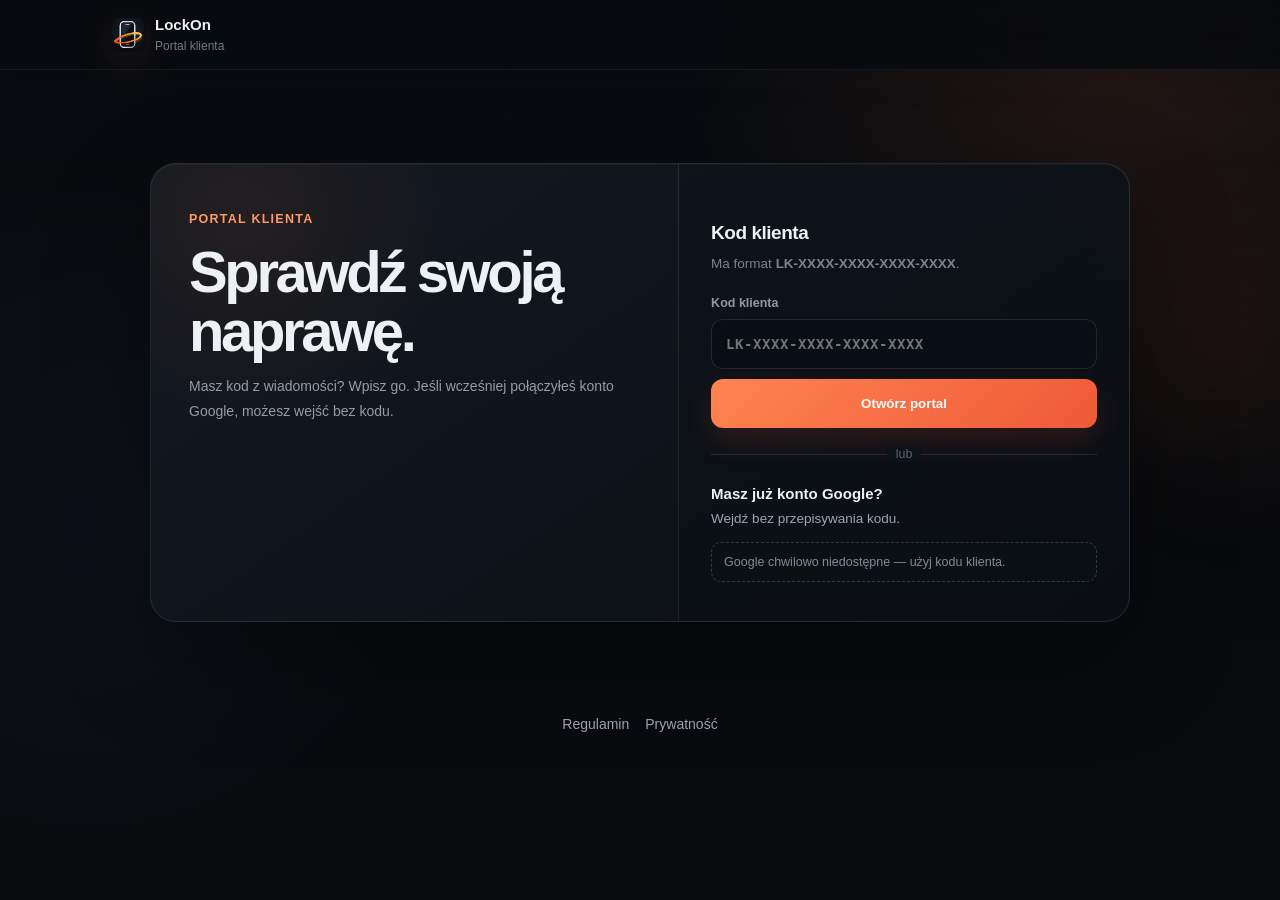
<file: klient.html>
<!doctype html>
<html lang="pl">
<head>
  <meta charset="utf-8">
  <meta name="viewport" content="width=device-width,initial-scale=1,viewport-fit=cover">
  <meta name="theme-color" content="#080a0d">
  <meta name="referrer" content="no-referrer">
  <meta name="robots" content="noindex,nofollow,noarchive">
  <meta http-equiv="Content-Security-Policy" content="default-src 'self'; script-src 'self' https://accounts.google.com; style-src 'self' 'unsafe-inline' https://accounts.google.com; img-src 'self' data: https://lh3.googleusercontent.com; connect-src 'self' https://accounts.google.com https://br-steep-bonus-b1f1qh8u-lockonapi.compute.c-5.eu-central-1.aws.neon.tech; object-src 'none'; frame-src https://accounts.google.com; base-uri 'none'; form-action 'self'; upgrade-insecure-requests">
  <title>Portal klienta LockOn</title>
  <link rel="icon" href="assets/serviceos-app-icon.svg" type="image/svg+xml">
  <link rel="stylesheet" href="assets/customer-portal.css">
  <link rel="stylesheet" href="assets/ui-2026.css">
  <link rel="stylesheet" href="assets/web-polish.css">
  <link rel="stylesheet" href="assets/mobile-final.css">
  <link rel="stylesheet" href="assets/release-1.0.11.css">
</head>
<body class="customer-portal-page" data-customer-state="login">
  <header class="customer-nav">
    <div class="customer-brand"><img src="assets/serviceos-app-icon.svg" alt=""><div><strong>LockOn</strong><span>Portal klienta</span></div></div>
    <button id="customerLogout" type="button" hidden>Wyjdź</button>
  </header>

  <main class="customer-shell">
    <section id="customerLogin" class="customer-login-card">
      <div class="customer-login-intro">
        <span class="eyebrow">PORTAL KLIENTA</span>
        <h1>Sprawdź swoją naprawę.</h1>
        <p>Masz kod z wiadomości? Wpisz go. Jeśli wcześniej połączyłeś konto Google, możesz wejść bez kodu.</p>
      </div>
      <div class="customer-login-box">
        <strong>Kod klienta</strong>
        <p>Ma format <b>LK-XXXX-XXXX-XXXX-XXXX</b>.</p>
        <form id="customerLoginForm">
          <label><span>Kod klienta</span><input name="customerId" autocomplete="one-time-code" autocapitalize="characters" spellcheck="false" placeholder="LK-XXXX-XXXX-XXXX-XXXX" maxlength="23" required></label>
          <button type="submit">Otwórz portal</button>
        </form>
        <div class="customer-login-divider"><span>lub</span></div>
        <div class="customer-google-entry">
          <strong>Masz już konto Google?</strong>
          <p>Wejdź bez przepisywania kodu.</p>
          <div id="customerGoogleLoginHost" class="customer-google-host"></div>
        </div>
        <div id="customerLoginError" class="customer-error" hidden></div>
      </div>
    </section>

    <section id="customerLoading" class="customer-loading" hidden aria-live="polite">
      <div class="customer-loading-mark"><span></span></div>
      <strong>Otwieramy Twój portal</strong>
      <p>Pobieramy najnowsze zlecenia i wyceny.</p>
      <div class="customer-loading-bar"><i></i></div>
    </section>

    <section id="customerAccessChoice" class="customer-access-choice" hidden>
      <span class="eyebrow">DOSTĘP GOTOWY</span>
      <h1>Jak chcesz korzystać z portalu?</h1>
      <p>Kod daje szybki podgląd. Konto Google odblokowuje wiadomości, nowe wyceny i własne ustawienia powiadomień.</p>
      <div class="customer-access-options">
        <button id="customerViewOnly" type="button" class="customer-access-option">
          <b>01</b><span><strong>Tylko podgląd</strong><small>Zlecenia i dotychczasowe wyceny. Bez zmian i wysyłania wiadomości.</small></span><i>→</i>
        </button>
        <div class="customer-access-option customer-access-google">
          <b>02</b><span><strong>Konto Google</strong><small>Wiadomości do serwisu, nowe wyceny i ustawienia powiadomień.</small></span>
          <div id="customerGoogleLinkHost" class="customer-google-host"></div>
        </div>
      </div>
      <div id="customerAccessError" class="customer-error" hidden></div>
    </section>

    <div id="customerPortal" hidden>
      <section class="customer-hero">
        <div><span class="eyebrow" id="customerAccessLabel">TWOJE SPRAWY</span><h1 id="customerName">—</h1><p id="customerContact">—</p></div>
        <div class="customer-sync"><i></i><span id="customerSync">Aktualizuję…</span></div>
      </section>

      <div id="customerViewOnlyBanner" class="customer-view-only" hidden>
        <div><strong>Tryb podglądu</strong><span>Możesz czytać swoje zlecenia i wyceny. Połącz Google, aby pisać do serwisu i zmieniać ustawienia.</span></div>
        <button id="customerUpgradeGoogle" type="button">Połącz Google</button>
      </div>

      <nav class="customer-inbox-nav" aria-label="Sekcje portalu">
        <button type="button" class="active" data-customer-section="orders"><span>Zlecenia</span><b id="customerOrderCount">0</b><small>Najnowsze na górze</small></button>
        <button type="button" data-customer-section="quotes"><span>Wyceny</span><b id="customerQuoteCount">0</b><small>Wyceny i rozmowy</small></button>
        <button type="button" data-customer-section="account"><span>Konto</span><b>○</b><small>Dostęp i powiadomienia</small></button>
      </nav>

      <span id="customerSince" hidden>—</span>
      <span id="customerPortalCode" hidden>—</span>
      <button id="copyCustomerCode" type="button" hidden>Kopiuj kod</button>
      <a id="customerPortalLink" href="klient.html" hidden>Portal</a>

      <section class="customer-card customer-section-panel active" data-customer-panel="orders">
        <div class="customer-section-head"><div><span>ZLECENIA</span><h2>Twoje zlecenia</h2></div><small>Dotknij, aby rozwinąć szczegóły.</small></div>
        <div id="customerOrders" class="customer-orders"></div>
      </section>

      <section class="customer-card customer-section-panel" data-customer-panel="quotes" hidden>
        <div class="customer-section-head">
          <div><span>WYCENY</span><h2>Wyceny i rozmowy</h2></div>
          <button id="customerNewQuoteButton" type="button" class="customer-section-action" data-customer-section="new-quote">＋ Nowa wycena</button>
        </div>
        <div id="customerQuotes" class="customer-quotes"></div>
      </section>

      <section class="customer-card customer-section-panel" data-customer-panel="new-quote" hidden>
        <div class="customer-section-head"><div><span>NOWA WYCENA</span><h2>Zapytaj o koszt naprawy</h2></div><button type="button" class="customer-section-action secondary" data-customer-section="quotes">← Wróć</button></div>
        <form id="customerQuoteForm" class="customer-quote-form">
          <label><span>Punkt LockOn</span><select name="requestedPointId" id="customerQuotePoint" required></select></label>
          <label><span>Dotyczy zlecenia</span><select name="serviceOrderId" id="customerQuoteOrder"><option value="">Inne urządzenie</option></select></label>
          <label class="full"><span>Urządzenie</span><input name="deviceDescription" id="customerQuoteDevice" maxlength="180" placeholder="np. Samsung S25"></label>
          <label class="full"><span>Co mamy wycenić?</span><textarea name="issueDescription" maxlength="2000" rows="5" required placeholder="Krótko opisz problem lub usługę."></textarea></label>
          <button type="submit">Wyślij zapytanie</button>
        </form>
        <div id="customerQuoteStatus" class="customer-status" hidden></div>
      </section>

      <section class="customer-card customer-section-panel" data-customer-panel="account" hidden>
        <div class="customer-section-head"><div><span>KONTO</span><h2>Twoje ustawienia</h2></div><small id="customerAccountMode">—</small></div>
        <div class="customer-account-panel">
          <div class="customer-account-profile">
            <div id="customerAccountAvatar" class="customer-account-avatar">LK</div>
            <div><strong id="customerAccountName">—</strong><span id="customerAccountEmail">—</span></div>
          </div>
          <div id="customerAccountViewOnly" class="customer-account-view-only" hidden>
            <strong>Korzystasz tylko z kodu.</strong>
            <p>To bezpieczny tryb podglądu. Połącz konto Google, jeśli chcesz pisać do serwisu i ustawić własne powiadomienia.</p>
            <div id="customerGoogleAccountHost" class="customer-google-host"></div>
          </div>
          <form id="customerSettingsForm" class="customer-settings-form" hidden>
            <div class="customer-settings-title"><strong>Powiadomienia e-mail</strong><span>Sam wybierasz dodatkowe wiadomości. Potwierdzenie przyjęcia urządzenia wraz z kartą serwisową PDF jest dokumentem operacyjnym i jest wysyłane zawsze.</span></div>
            <label><input type="checkbox" name="serviceUpdates"><span><strong>Postęp naprawy</strong><small>Zmiany etapów i logistyka urządzenia.</small></span></label>
            <label><input type="checkbox" name="readyForPickup"><span><strong>Gotowe do odbioru</strong><small>Osobne powiadomienie, gdy urządzenie czeka w punkcie.</small></span></label>
            <label><input type="checkbox" name="quoteUpdates"><span><strong>Wyceny</strong><small>Informacja, gdy serwis przygotuje wycenę.</small></span></label>
            <label><input type="checkbox" name="messages"><span><strong>Wiadomości z serwisu</strong><small>Powiadomienie o nowej odpowiedzi pracownika.</small></span></label>
            <button type="submit">Zapisz ustawienia</button>
            <div id="customerSettingsStatus" class="customer-status" hidden></div>
          </form>
        </div>
      </section>
    </div>
  </main>

  <footer class="customer-legal-footer" aria-label="Informacje prawne">
<a href="terms.html">Regulamin</a>
    <a href="privacy.html">Prywatność</a>
  </footer>

  <script src="assets/customer-portal.js"></script>
  <script src="assets/ui-2026.js"></script>
</body>
</html>
</file>
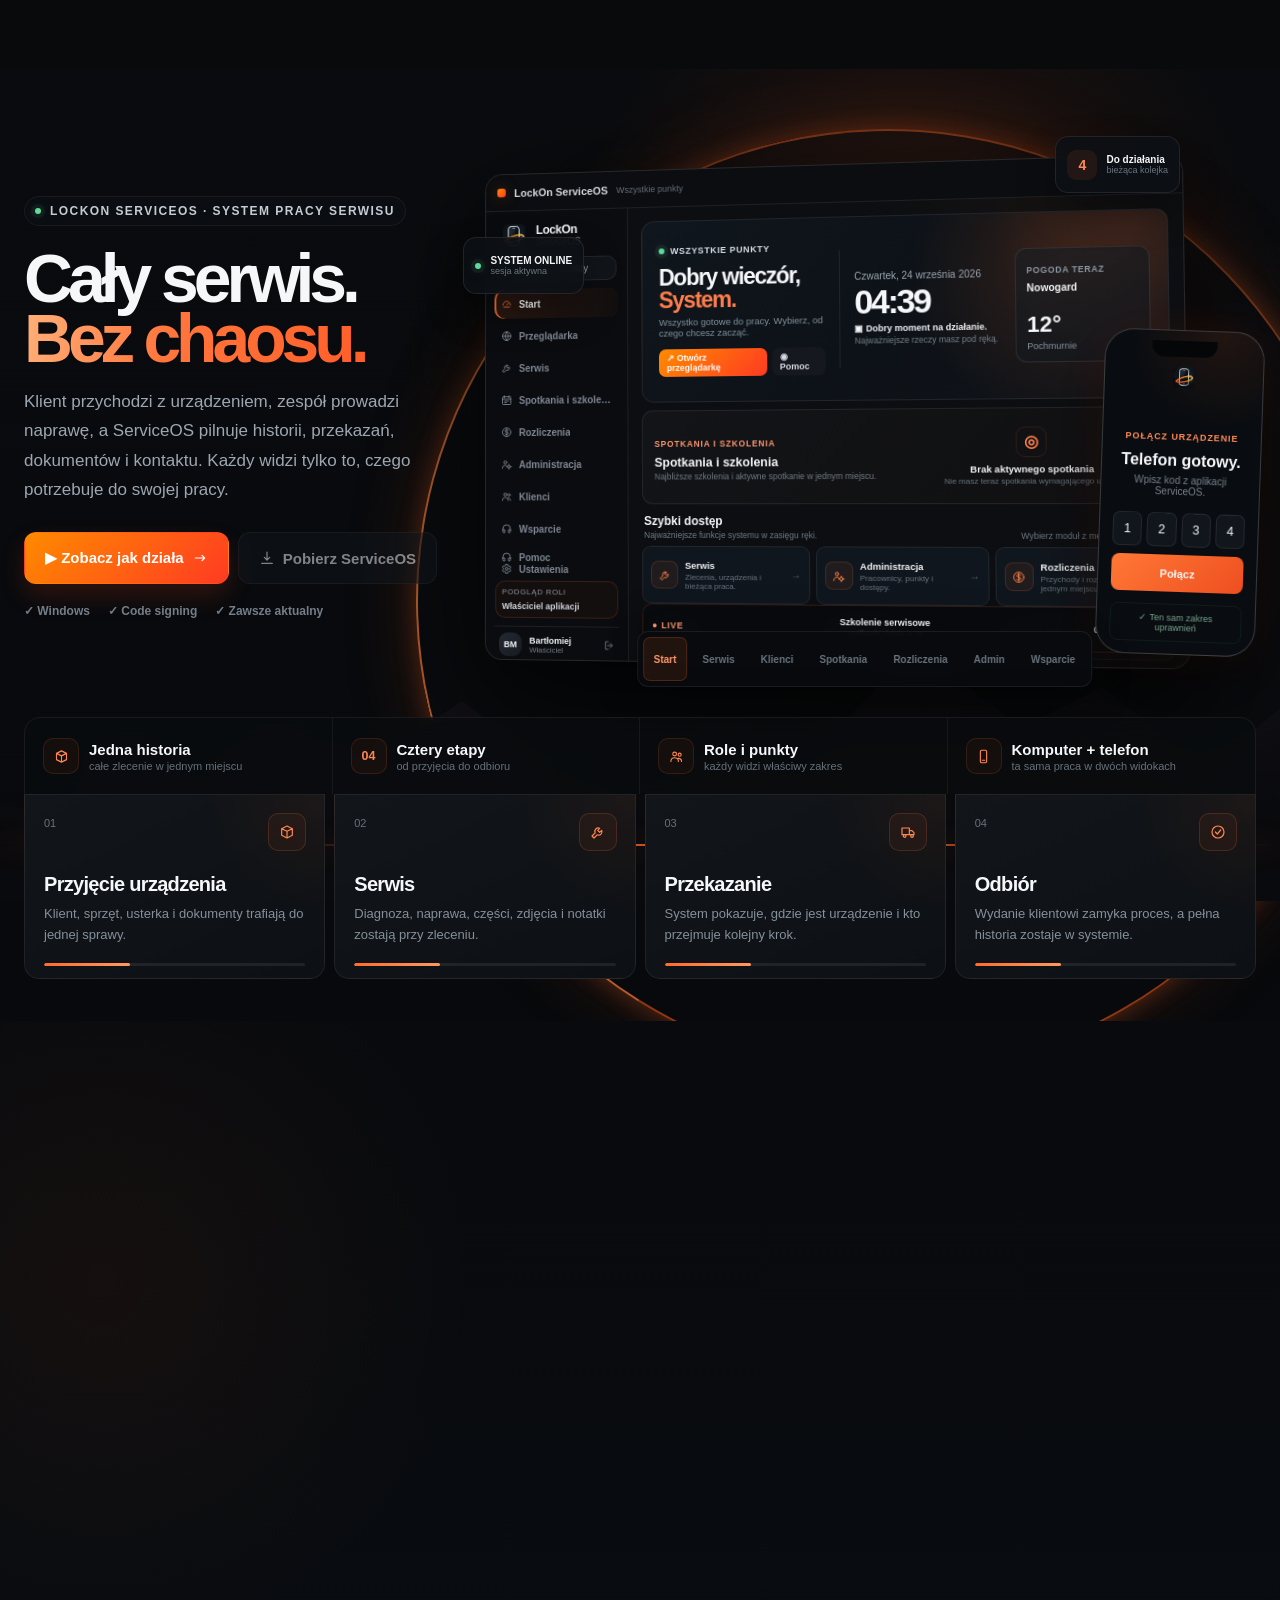
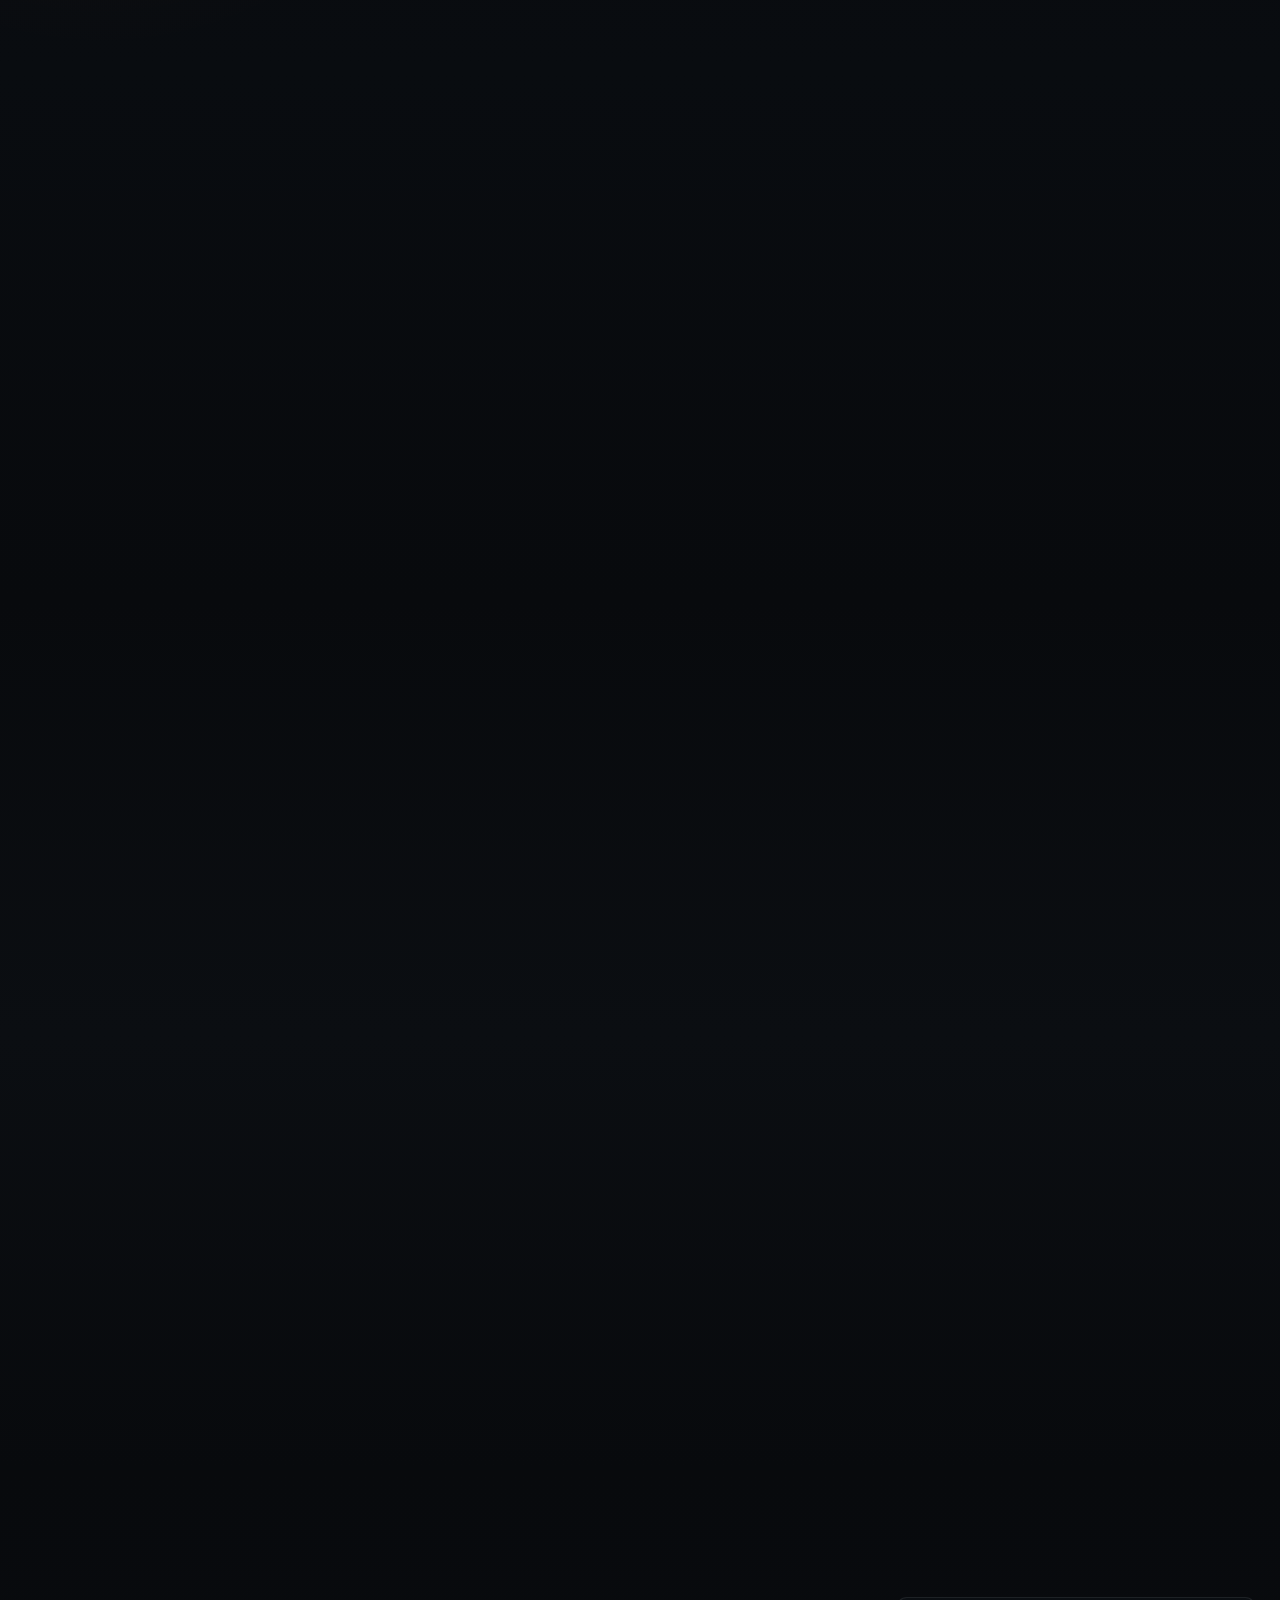
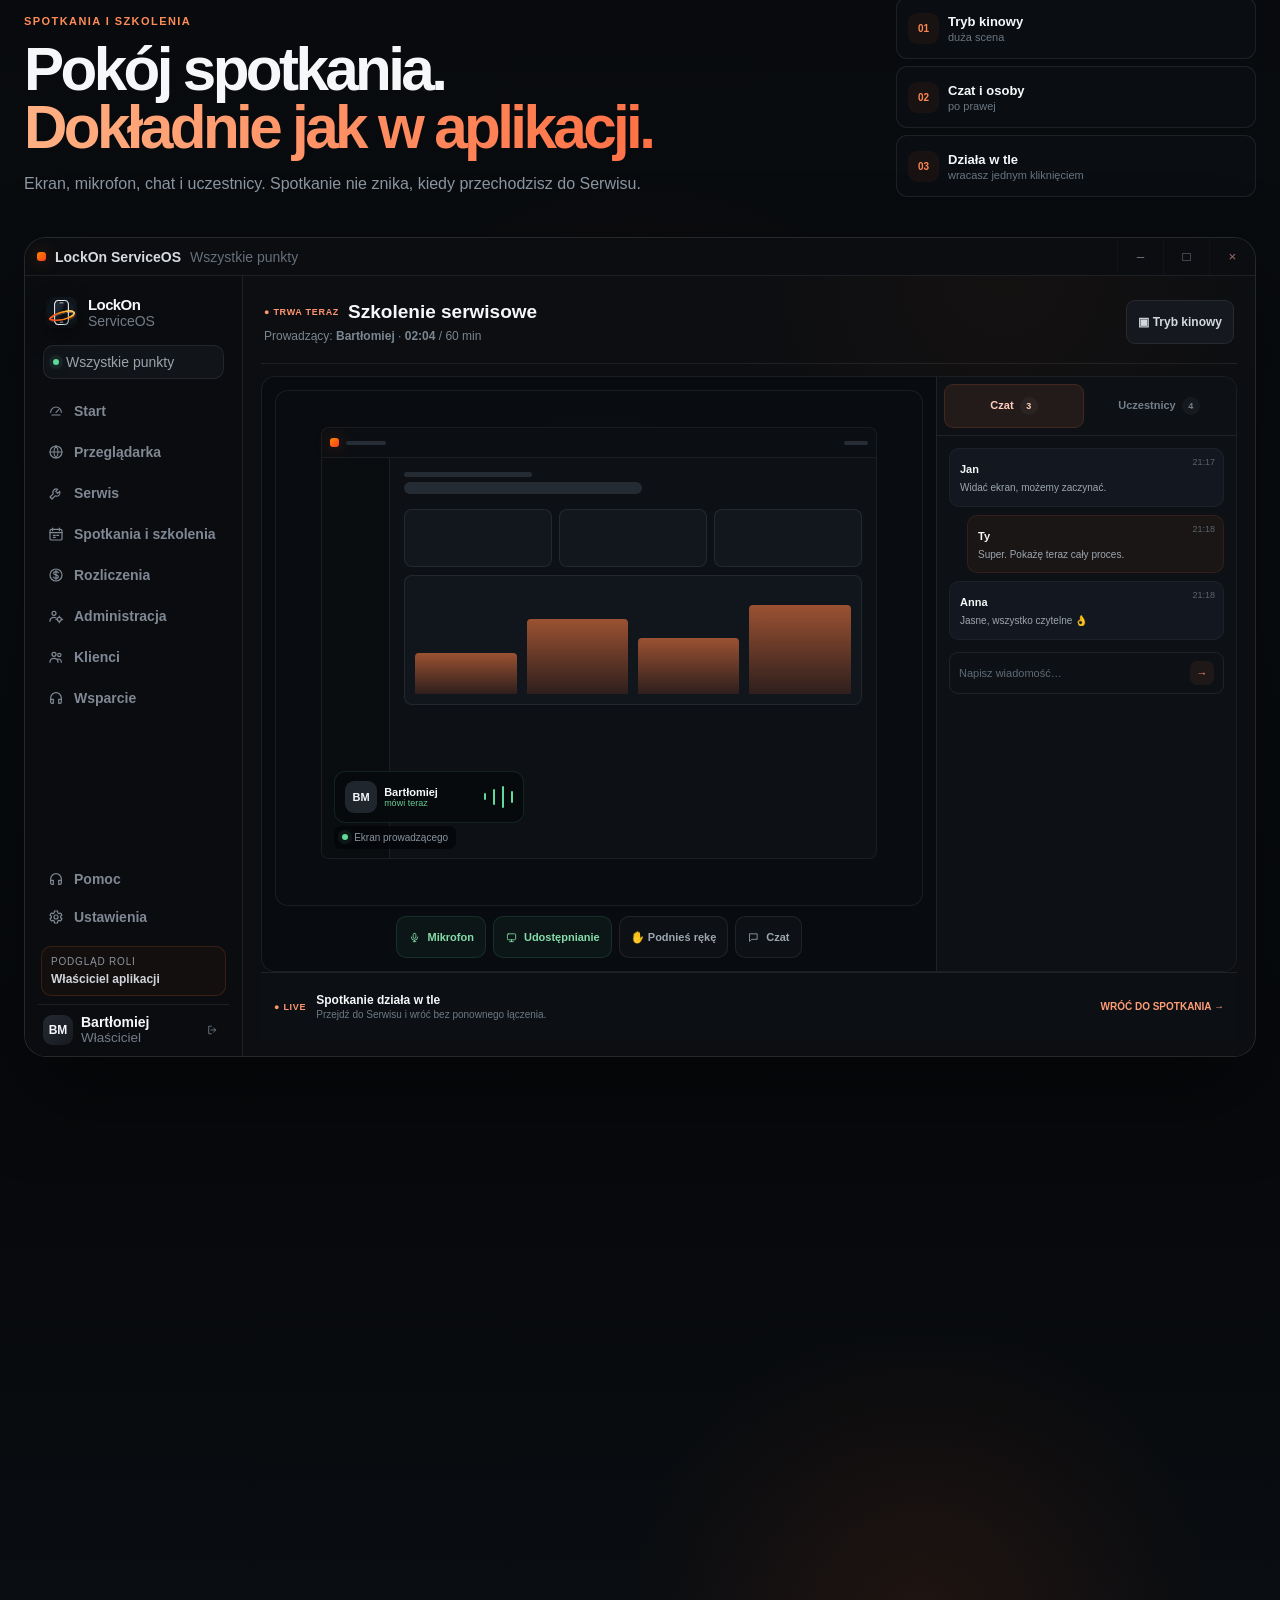
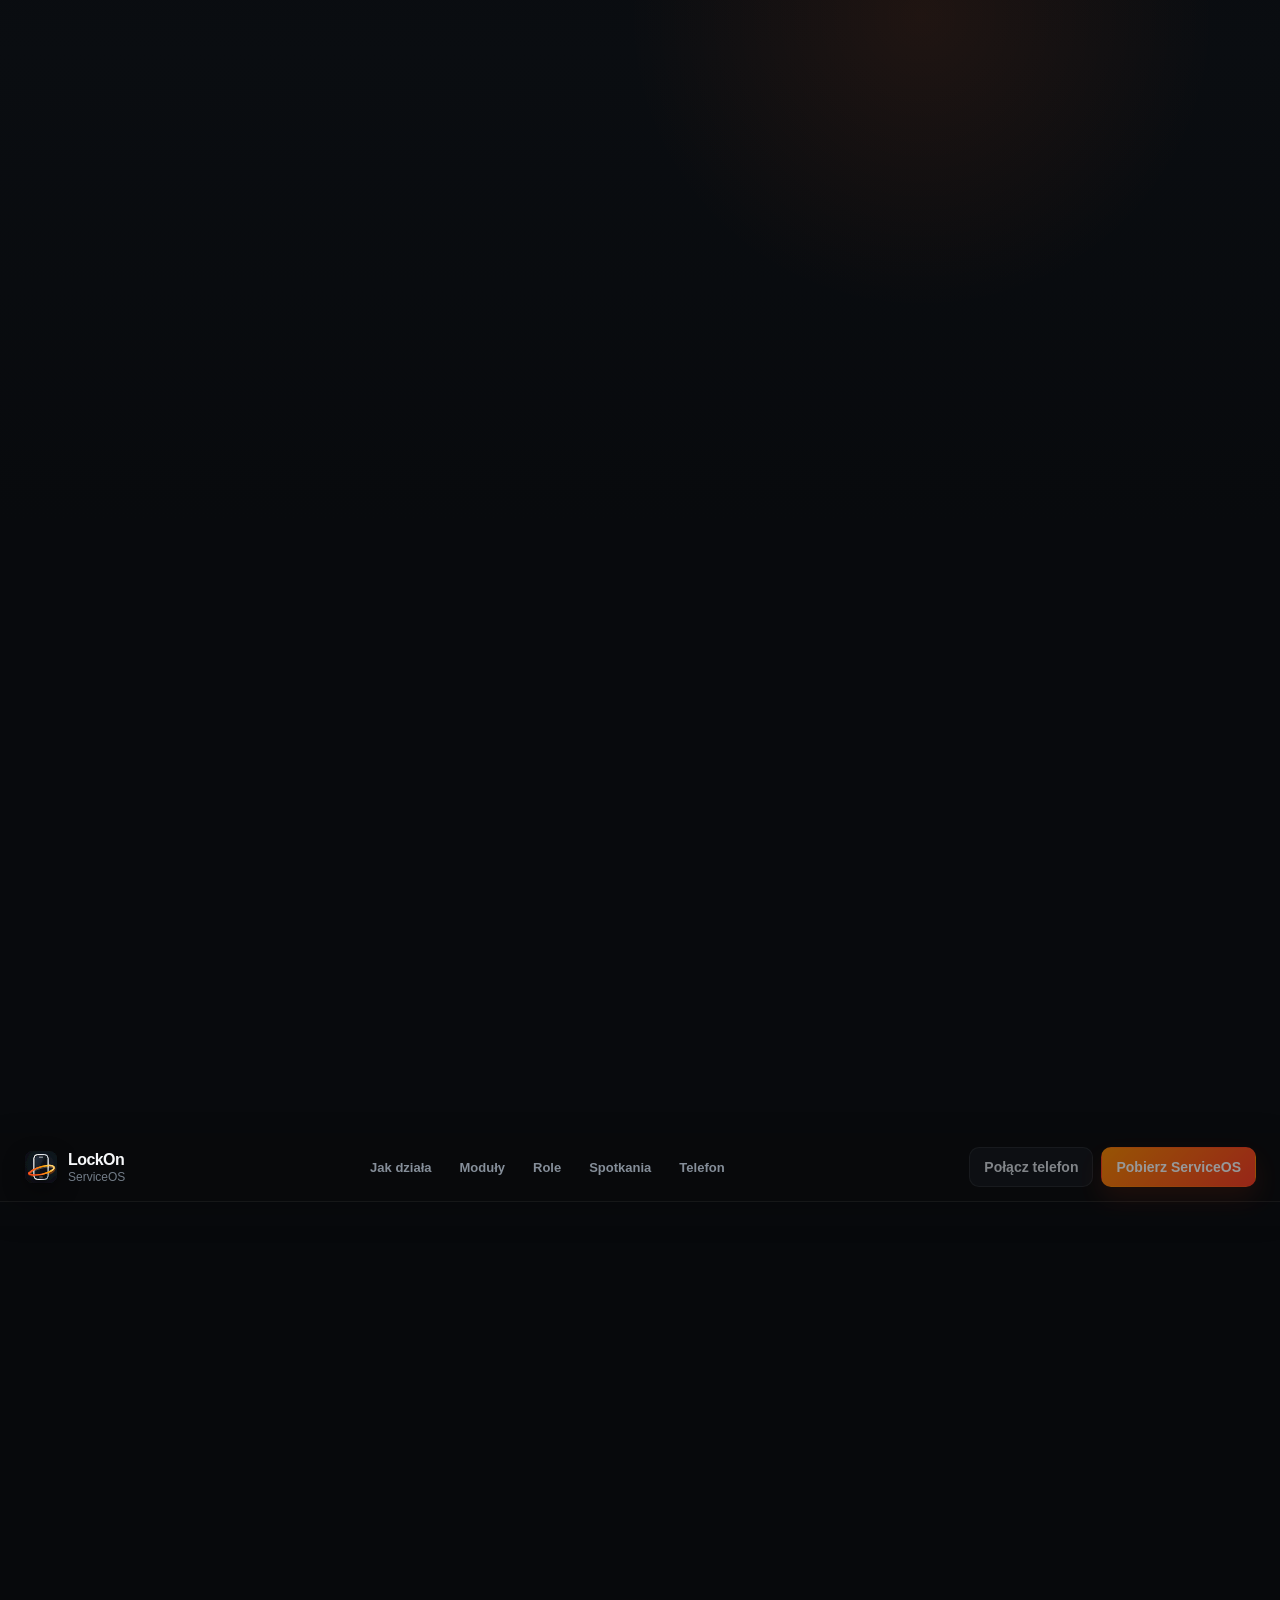
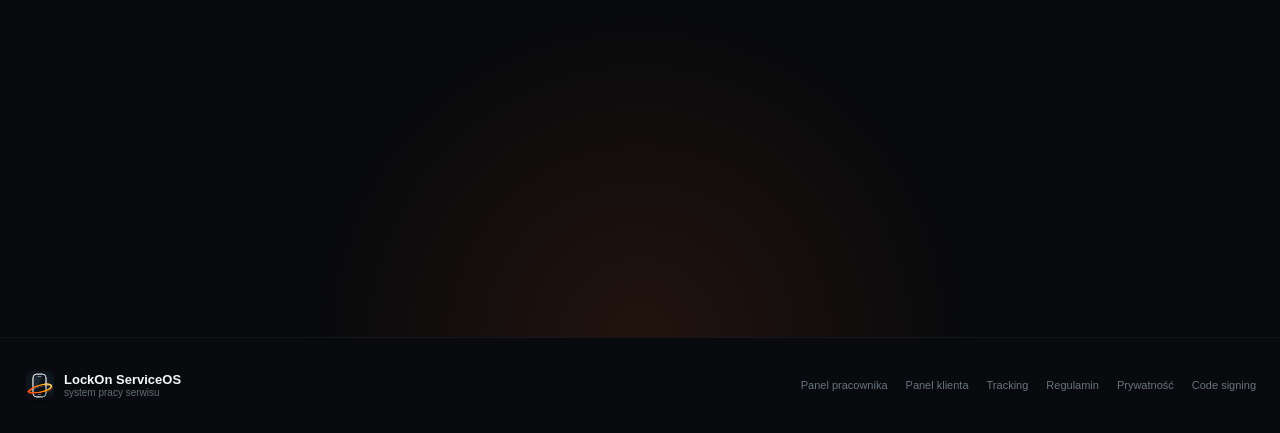
<file: panel.html>
<!doctype html>
<html lang="pl">
<head>
  <meta charset="utf-8">
  <meta name="viewport" content="width=device-width,initial-scale=1,viewport-fit=cover">
  <meta name="theme-color" content="#0b0d10">
  <meta name="referrer" content="no-referrer">
  <meta http-equiv="Content-Security-Policy" content="default-src 'self'; script-src 'self'; style-src 'self'; img-src 'self' data: https://lh3.googleusercontent.com; connect-src 'self' https://br-steep-bonus-b1f1qh8u-lockonapi.compute.c-5.eu-central-1.aws.neon.tech https://*.storage.c-5.eu-central-1.aws.neon.tech https://speed.cloudflare.com; object-src 'none'; frame-src 'none'; base-uri 'none'; form-action 'none'; upgrade-insecure-requests">
  <title>Panel pracownika — LockOn ServiceOS</title>
  <link rel="manifest" href="manifest.webmanifest">
  <link rel="icon" href="assets/serviceos-app-icon.svg" type="image/svg+xml">
  <link rel="stylesheet" href="assets/panel.css">
  <link rel="stylesheet" href="assets/ui-2026.css">
  <link rel="stylesheet" href="assets/web-polish.css">
  <link rel="stylesheet" href="assets/mobile-final.css">
</head>
<body class="mobile-panel">
  <div id="panelBoot" class="panel-boot" aria-live="polite">
    <div class="panel-boot-card">
      <div class="panel-boot-brand"><span class="panel-boot-logo"><img src="assets/serviceos-app-icon.svg" alt=""></span><div><strong>LockOn ServiceOS</strong><span>Panel pracownika</span></div></div>
      <div class="panel-boot-copy"><strong>Ładuję Twój panel.</strong><span>Najpierw pobieram to, co wymaga działania.</span></div>
      <div class="panel-boot-pulse" aria-hidden="true"><i></i><i></i><i></i></div>
    </div>
  </div>

  <header class="panel-header">
    <a class="panel-brand" href="panel.html">
      <img src="assets/serviceos-app-icon.svg" alt="">
      <div><strong>ServiceOS</strong><span>Panel pracownika</span></div>
    </a>
    <div class="panel-point">
      <span>AKTYWNY PUNKT</span>
      <select id="panelPointSelect" aria-label="Aktywny punkt"></select>
    </div>
    <button id="panelAccountButton" class="panel-account-button" type="button" aria-label="Konto">?</button>
  </header>

  <main class="panel-main">
    <section id="view-home" class="panel-view active">
      <div class="panel-hero">
        <span class="panel-kicker">SERVICEOS · ONLINE</span>
        <h1 id="panelGreeting">Dzień dobry.</h1>
        <p>Najpierw pokazujemy to, co wymaga Twojej reakcji.</p>
      </div>
      <div id="panelFocus" class="panel-focus"></div>
      <div class="panel-kpis">
        <article><span>Aktywne zlecenia</span><strong id="kpiActive">—</strong><small>w Twoim zakresie</small></article>
        <article><span>Przekazania</span><strong id="kpiTransfers">—</strong><small>w toku</small></article>
        <article class="owner-only" hidden><span>Sesje WWW</span><strong id="kpiWebSessions">—</strong><small>aktywne</small></article>
        <article class="owner-only" hidden><span>Zablokowane</span><strong id="kpiBlocked">—</strong><small>konta</small></article>
      </div>

      <div class="panel-section-head panel-quick-heading">
        <div><span>SZYBKIE AKCJE</span><h2>Co robisz teraz?</h2></div>
      </div>
      <div class="panel-quick-grid">
        <button type="button" class="technician-only" data-panel-nav="workspace" hidden><b>▦</b><span><strong>Mój plan pracy</strong><small>Terminy, części i odbiory</small></span></button>
        <button type="button" data-panel-nav="new"><b>＋</b><span><strong>Nowe zlecenie</strong><small>Przyjmij urządzenie</small></span></button>
        <button type="button" data-panel-nav="orders"><b>⌕</b><span><strong>Zlecenia</strong><small>Status i szczegóły</small></span></button>
        <button type="button" data-panel-nav="scan"><b>▣</b><span><strong>Skanuj urządzenie</strong><small>QR lub kod z karty</small></span></button>
        <button type="button" data-panel-nav="transfers"><b>⇄</b><span><strong>Przekazania</strong><small>Wysyłki i dostawy</small></span></button>
        <button type="button" class="quote-staff-only" data-panel-nav="quotes" hidden><b>✉</b><span><strong>Wyceny klientów</strong><small>Zapytania z portalu klienta</small></span></button>
        <button type="button" class="finance-only" data-panel-nav="earnings" hidden><b>zł</b><span><strong>Rozliczenia</strong><small>Przychód i podział</small></span></button>
        <button type="button" class="owner-only" data-panel-nav="admin" hidden><b>⚙</b><span><strong>Administracja</strong><small>Konta i bezpieczeństwo</small></span></button>
      </div>

      <div class="panel-section-head">
        <div><span>OSTATNIE</span><h2>Najnowsze zlecenia</h2></div>
        <button id="refreshHome" type="button">Odśwież</button>
      </div>
      <div id="homeOrders" class="panel-list"></div>
    </section>

    <section id="view-new" class="panel-view">
      <div class="panel-page-head"><button type="button" data-panel-nav="home">←</button><div><span>NOWE ZLECENIE</span><h1>Przyjmij telefon</h1></div></div>
      <form id="newOrderForm" class="panel-form-card">
        <div class="panel-form-section">
          <div class="panel-form-title"><span>01</span><div><strong>Klient</strong><small>E-mail i telefon są wymagane. Karta serwisowa PDF jest zawsze wysyłana na e-mail.</small></div></div>
          <div class="panel-form-grid">
            <label><span>Imię</span><input name="firstName" maxlength="80" required autocomplete="given-name"></label>
            <label><span>Nazwisko</span><input name="lastName" maxlength="100" required autocomplete="family-name"></label>
            <label><span>E-mail</span><input name="email" type="email" maxlength="180" autocomplete="email" required></label>
            <label><span>Telefon</span><input name="phone" maxlength="50" inputmode="tel" autocomplete="tel" required></label>
          </div>
        </div>

        <div class="panel-form-section">
          <div class="panel-form-title"><span>02</span><div><strong>Urządzenie</strong><small>Dane techniczne i opis problemu.</small></div></div>
          <div class="panel-form-grid">
            <label><span>Marka</span><input name="brand" maxlength="80" required></label>
            <label><span>Model</span><input name="model" maxlength="120" required></label>
            <label><span>IMEI</span><input name="imei" maxlength="16" inputmode="numeric" required placeholder="14–16 cyfr"></label>
            <label><span>Numer seryjny</span><input name="serialNumber" maxlength="120" required></label>
            <label><span>Typ</span><select id="mobileOrderType" name="orderType"><option value="REPAIR">Naprawa</option><option value="COMPLAINT">Reklamacja</option></select></label>
            <div id="mobileIntakeAutoInfo" class="mobile-mode-info full"><strong>Punkt i obsługa ustawiają się automatycznie</strong><span id="mobileIntakeAutoText">Zlecenie trafi do aktywnego punktu. Typ naprawy ustala właściwy przepływ.</span></div>
            <label><span>Przewidywany termin</span><input name="estimatedCompletionAt" type="datetime-local"></label>
            <label class="full service-edit-only" hidden><span>Cena orientacyjna (PLN)</span><input name="estimatedCost" type="number" min="0" step="0.01"></label>
            <label class="full"><span>Opis usterki</span><textarea name="issueDescription" rows="5" maxlength="2000" required></textarea></label>
            <label class="full"><span>Uwagi do urządzenia</span><textarea name="deviceNotes" rows="3" maxlength="1000" required></textarea></label>
          </div>
        </div>
        <div id="newOrderStatus" class="panel-form-status"></div>
        <button class="panel-primary-button" type="submit">Utwórz zlecenie</button>
      </form>
    </section>

    <section id="view-scan" class="panel-view">
      <div class="panel-page-head"><button type="button" data-panel-nav="home">←</button><div><span>LOGISTYKA QR</span><h1>Skanuj urządzenie</h1></div></div>
      <div class="mobile-scan-card">
        <div class="mobile-scan-copy"><strong>Przyjmij urządzenie do aktywnego punktu</strong><span>QR działa tylko po zalogowaniu pracownika. ServiceOS sprawdzi docelowy punkt i właściwy transfer przed zmianą lokalizacji.</span></div>
        <div id="mobileScannerCamera" class="mobile-scanner-camera">
          <video id="mobileScannerVideo" playsinline muted></video>
          <div class="mobile-scanner-frame"></div>
          <p id="mobileScannerCameraStatus">Uruchom aparat albo wpisz kod ręcznie.</p>
        </div>
        <button id="mobileScannerStart" class="panel-primary-button" type="button">Uruchom aparat QR</button>
        <div class="mobile-scan-divider"><span>lub wpisz kod z karty</span></div>
        <form id="mobileScannerForm" class="mobile-scan-form">
          <input id="mobileScannerCode" maxlength="12" autocomplete="off" autocapitalize="characters" spellcheck="false" placeholder="SV-XXXX-XXXX" required>
          <button type="submit">Przyjmij urządzenie</button>
        </form>
        <div id="mobileScannerResult" class="panel-form-status"></div>
      </div>
    </section>

    <section id="view-orders" class="panel-view">
      <div class="panel-page-head"><button type="button" data-panel-nav="home">←</button><div><span>SERWIS</span><h1>Zlecenia</h1></div><button id="refreshOrders" type="button">↻</button></div>
      <div class="panel-search"><span>⌕</span><input id="orderSearch" placeholder="Numer, klient, marka, model lub następna akcja"></div>
      <div id="orderWorkflowFilters" class="order-workflow-filters"></div>
      <div id="ordersList" class="panel-list panel-orders-list"></div>
    </section>

    <section id="view-transfers" class="panel-view">
      <div class="panel-page-head"><button type="button" data-panel-nav="home">←</button><div><span>LOGISTYKA</span><h1>Przekazania</h1></div><button id="refreshTransfers" type="button">↻</button></div>
      <div class="transfer-filter">
        <button class="active" data-transfer-filter="">Wszystkie</button>
        <button data-transfer-filter="IN_TRANSIT">W drodze</button>
        <button data-transfer-filter="DELIVERED">Do przyjęcia</button>
        <button data-transfer-filter="ACCEPTED">Przyjęte</button>
      </div>
      <div id="transfersList" class="panel-list"></div>
    </section>

    <section id="view-quotes" class="panel-view quote-staff-only" hidden>
      <div class="panel-page-head"><button type="button" data-panel-nav="home">←</button><div><span>PORTAL KLIENTA</span><h1>Wyceny klientów</h1></div><button id="refreshCustomerQuotes" type="button">↻</button></div>
      <div class="panel-section-head"><div><span>ZAPYTANIA</span><h2>Do obsługi przez serwis</h2></div><small>Zapytania są automatycznie kierowane do serwisanta punktu albo do najczęściej używanego serwisu docelowego.</small></div>
      <div id="customerQuotesList" class="panel-list customer-quote-list"></div>
    </section>

    <section id="view-earnings" class="panel-view finance-only" hidden>
      <div class="panel-page-head"><button type="button" data-panel-nav="home">←</button><div><span>ROZLICZENIA</span><h1>Przychód firmy</h1></div><button id="refreshEarnings" type="button">↻</button></div>
      <div class="mobile-finance-summary">
        <article><span>Przychód</span><strong id="financeRevenue">—</strong></article>
        <article><span>Serwisanci</span><strong id="financeTechnicians">—</strong></article>
        <article><span>Firma / Szef</span><strong id="financeBoss">—</strong></article>
      </div>
      <div class="panel-section-head"><div><span>PUNKTY</span><h2>Rozliczenia per punkt</h2></div></div>
      <div id="financePoints" class="mobile-finance-points"></div>
    </section>

    <section id="view-workspace" class="panel-view technician-only" hidden>
      <div class="panel-page-head"><button type="button" data-panel-nav="home">←</button><div><span>MÓJ SERWIS</span><h1>Plan pracy</h1></div><button id="refreshTechnicianWorkspace" type="button">↻</button></div>
      <div id="technicianWorkspaceSummary" class="mobile-workspace-kpis"></div>
      <div id="technicianWorkspaceCalendar" class="mobile-workspace-calendar"></div>
      <div id="technicianWorkspaceQueues" class="mobile-workspace-queues"></div>
    </section>

    <section id="view-tech-notes" class="panel-view technician-only" hidden>
      <div class="panel-page-head"><button type="button" data-panel-nav="more">←</button><div><span>PRYWATNE</span><h1>Mój pokój notatek</h1></div><button id="refreshTechnicianNotes" type="button">↻</button></div>
      <form id="technicianNoteForm" class="panel-form-card compact mobile-technician-note-form">
        <label><span>Tytuł</span><input name="title" maxlength="120" placeholder="Np. Zamówienia na jutro"></label>
        <label><span>Notatka</span><textarea name="body" maxlength="4000" rows="6" required placeholder="Prywatna notatka serwisanta…"></textarea></label>
        <label class="check"><input name="pinned" type="checkbox"><span>Przypnij notatkę</span></label>
        <button class="panel-primary-button" type="submit">Zapisz notatkę</button>
      </form>
      <div id="technicianNotesList" class="mobile-technician-notes"></div>
    </section>

    <section id="view-invoices" class="panel-view finance-only" hidden>
      <div class="panel-page-head"><button type="button" data-panel-nav="more">←</button><div><span>DOKUMENTY</span><h1>Magazyn faktur</h1></div><button id="refreshInvoiceWarehouse" type="button">↻</button></div>
      <div class="mobile-invoice-toolbar">
        <label><span>Miesiąc</span><input id="invoiceWarehouseMonth" type="month"></label>
        <button id="downloadInvoiceMonth" class="panel-primary-button" type="button">Pobierz wszystkie PDF</button>
      </div>
      <div id="invoiceWarehouseSummary" class="mobile-workspace-kpis"></div>
      <div id="invoiceWarehouseList" class="mobile-invoice-list"></div>
    </section>

    <section id="view-support" class="panel-view">
      <div class="panel-page-head"><button type="button" data-panel-nav="more">←</button><div><span>POMOC</span><h1>Pomoc i infolinia</h1></div><button id="refreshSupport" type="button" aria-label="Odśwież pomoc">↻</button></div>
      <div class="mobile-help-intro">
        <strong>Najpierw pomaga bot ServiceOS</strong>
        <span>Bot jest dostępny cały czas, zna działanie ServiceOS i może prowadzić Cię krok po kroku. Jeśli będzie potrzebna pomoc człowieka, poproś konsultanta — bot nadal pozostanie do dyspozycji.</span>
      </div>
      <div class="mobile-help-chat">
        <div id="mobileSupportState" class="mobile-support-state bot">
          <strong>Bot ServiceOS jest gotowy do pomocy</strong>
          <span>Opisz problem własnymi słowami. Bot spróbuje rozwiązać go od razu.</span>
        </div>
        <div id="mobileHelpMessages" class="mobile-help-messages">
          <div class="panel-list-empty">Ładowanie prywatnej rozmowy…</div>
        </div>
        <form id="mobileHelpForm" class="mobile-help-compose">
          <textarea id="mobileHelpInput" maxlength="1500" rows="3" placeholder="Opisz problem albo zapytaj o zlecenie, klienta lub funkcję ServiceOS…" aria-label="Wiadomość do pomocy"></textarea>
          <button id="mobileHelpSend" type="submit">Wyślij do bota</button>
        </form>
        <button id="mobileRequestConsultant" class="mobile-request-consultant" type="button">Poproś konsultanta o dołączenie</button>
      </div>

      <div class="support-staff-only mobile-support-staff" hidden>
        <div class="panel-section-head"><div><span>INFOLINIA</span><h2>Aktywni użytkownicy</h2></div><small>Treść prywatnej rozmowy z botem pozostaje ukryta, dopóki użytkownik nie poprosi konsultanta.</small></div>
        <div id="mobileSupportPresence" class="mobile-support-presence"></div>
        <div class="panel-section-head mobile-support-queue-head"><div><span>KOLEJKA</span><h2>Prośby o konsultanta</h2></div></div>
        <div id="mobileSupportTickets" class="mobile-support-tickets"></div>
      </div>
    </section>

    <section id="view-more" class="panel-view">
      <div class="simple-view-title"><span>WIĘCEJ</span><h1>Więcej</h1><p>Ustawienia i funkcje używane rzadziej.</p></div>
      <div class="mobile-more-grid">
        <button type="button" class="technician-only" data-panel-nav="workspace" hidden><b>▦</b><span><strong>Plan pracy</strong><small>Telefony, terminy i kolejki</small></span><i class="panel-icon" data-icon="chevron"></i></button>
        <button type="button" class="finance-only" data-panel-nav="invoices" hidden><b>FV</b><span><strong>Magazyn faktur</strong><small>PDF-y części i miesiące</small></span><i class="panel-icon" data-icon="chevron"></i></button>
        <button type="button" class="technician-only" data-panel-nav="tech-notes" hidden><b>✎</b><span><strong>Moje notatki</strong><small>Prywatny pokój serwisanta</small></span><i class="panel-icon" data-icon="chevron"></i></button>
        <button type="button" class="quote-staff-only" data-panel-nav="quotes" hidden><b>✉</b><span><strong>Wyceny</strong><small>Zapytania klientów</small></span><i class="panel-icon" data-icon="chevron"></i></button>
        <button type="button" class="finance-only" data-panel-nav="earnings" hidden><b>zł</b><span><strong>Rozliczenia</strong><small>Przychód i podział</small></span><i class="panel-icon" data-icon="chevron"></i></button>
        <button type="button" class="owner-only" data-panel-nav="admin" hidden><b>⚙</b><span><strong>Zarządzanie</strong><small>Konta, punkty i bezpieczeństwo</small></span><i class="panel-icon" data-icon="chevron"></i></button>
        <button type="button" data-panel-nav="support"><b>?</b><span><strong>Pomoc i infolinia</strong><small>Bot 24/7 i konsultant na żądanie</small></span><i class="panel-icon" data-icon="chevron"></i></button>
        <button type="button" class="account-tile" data-open-account><b class="account-avatar">BM</b><span><strong>Moje konto</strong><small>Profil i wylogowanie</small></span><i class="panel-icon" data-icon="chevron"></i></button>
      </div>
    </section>

    <section id="view-admin" class="panel-view owner-only" hidden>
      <div class="panel-page-head"><button type="button" data-panel-nav="home">←</button><div><span>WŁAŚCICIEL</span><h1>Administracja</h1></div><button id="refreshAdmin" type="button">↻</button></div>
      <div class="admin-mobile-stats">
        <div><span>Aktywne sesje</span><strong id="adminSessions">—</strong></div>
        <div><span>Zablokowane</span><strong id="adminBlocked">—</strong></div>
        <div><span>Serwisy</span><strong id="adminServices">—</strong></div>
        <div><span>Przekazania</span><strong id="adminTransfers">—</strong></div>
      </div>
      <div class="owner-danger-zone">
        <div><strong>Sesje użytkowników</strong><small>W razie incydentu możesz natychmiast wylogować wszystkie urządzenia poza swoim.</small></div>
        <button id="logoutEveryone" type="button">Wyloguj wszystkich poza mną</button>
      </div>

      <div class="panel-section-head"><div><span>DO AKCEPTACJI</span><h2>Nowe wnioski</h2></div><small>Jako właściciel możesz zaakceptować konto bez przechodzenia do aplikacji na komputerze.</small></div>
      <div id="adminPending" class="panel-list admin-pending-list"></div>

      <div class="panel-section-head"><div><span>KONTA I UPRAWNIENIA</span><h2>Zespół</h2></div><small>Główna rola, punkty i dodatkowe Wsparcie LockOn są ustawiane osobno.</small></div>
      <div id="adminUsers" class="panel-list"></div>

      <div class="panel-section-head"><div><span>PUNKTY</span><h2>Serwisy i lokalizacje</h2></div></div>
      <div id="adminPoints" class="panel-list"></div>

      <div class="panel-section-head"><div><span>AUDYT</span><h2>Dziennik działań</h2></div></div>
      <form id="adminAuditFilters" class="mobile-audit-filters">
        <select id="adminAuditUser" name="userId" aria-label="Użytkownik"><option value="">Wszyscy użytkownicy</option></select>
        <select id="adminAuditPoint" name="pointId" aria-label="Punkt"><option value="">Wszystkie punkty</option></select>
        <select name="action" aria-label="Rodzaj działania">
          <option value="">Wszystkie działania</option>
          <option value="SERVICE_">Serwis i statusy zleceń</option>
          <option value="CUSTOMER_QUOTE_">Wyceny klientów</option>
          <option value="USER_">Konta i uprawnienia</option>
          <option value="LOGIN_">Logowania</option>
          <option value="GMAIL_">Firmowy Gmail</option>
          <option value="NOTIFICATION_">Wiadomości do klientów</option>
          <option value="SUPPORT_">Pomoc konsultanta</option>
          <option value="REVENUE_">Przychody i rozliczenia</option>
          <option value="TECHNICIAN_SETTLEMENT_">Ustawienia rozliczeń serwisanta</option>
          <option value="POINT_">Punkty</option>
          <option value="WEBSITE_CODE_">Połączenie panelu WWW</option>
        </select>
        <input name="orderNumber" inputmode="numeric" placeholder="Numer zlecenia">
        <input name="dateFrom" type="date" aria-label="Data od">
        <input name="dateTo" type="date" aria-label="Data do">
        <button type="submit">Filtruj audyt</button>
      </form>
      <div id="adminAudit" class="mobile-audit-list"></div>

      <details class="mobile-create-point">
        <summary>＋ Dodaj nowy punkt / serwis</summary>
        <form id="mobilePointForm" class="panel-form-card compact">
          <label><span>Nazwa</span><input name="name" required maxlength="90"></label>
          <label><span>Miasto</span><input name="city" required maxlength="90"></label>
          <label class="check"><input name="serviceEnabled" type="checkbox"><span>Ręczny serwis bez przypisanego serwisanta</span></label>
          <label class="check"><input name="acceptsExternalRepairs" type="checkbox"><span>Ręcznie przyjmuj przekazania bez przypisanego serwisanta</span></label>
          <label><span>Notatka</span><textarea name="serviceNote" maxlength="500" rows="2"></textarea></label>
          <button class="panel-primary-button" type="submit">Dodaj lokalizację</button>
        </form>
      </details>
    </section>
  </main>

  <nav class="panel-bottom-nav" aria-label="Główna nawigacja panelu">
    <button class="active" data-panel-nav="home"><span class="panel-icon" data-icon="home"></span><b>Start</b></button>
    <button data-panel-nav="orders"><span class="panel-icon" data-icon="orders"></span><b>Zlecenia</b></button>
    <button class="primary-nav-action" data-panel-nav="new"><span class="panel-icon" data-icon="plus"></span><b>Nowe</b></button>
    <button data-panel-nav="transfers"><span class="panel-icon" data-icon="transfer"></span><b>Przekazania</b></button>
    <button data-panel-nav="more"><span class="panel-icon" data-icon="more"></span><b>Więcej</b></button>
  </nav>

  <dialog id="monthlyInvoiceDialog" class="panel-dialog monthly-invoice-dialog">
    <div class="panel-dialog-card">
      <div class="service-card-choice-head"><span>ZAMKNIĘCIE MIESIĄCA</span><h2 id="monthlyInvoiceTitle">Faktury serwisowe</h2><p id="monthlyInvoiceText">Masz faktury do pobrania.</p></div>
      <div class="order-dialog-actions">
        <button id="monthlyInvoiceDownload" class="mini-action primary" type="button">Pobierz wszystkie</button>
        <button type="button" class="mini-action" data-panel-nav="invoices" data-close-dialog="monthlyInvoiceDialog">Magazyn faktur</button>
        <button id="monthlyInvoiceDismiss" class="mini-action" type="button">Odrzuć na ten miesiąc</button>
      </div>
    </div>
  </dialog>

  <dialog id="serviceCardChoiceDialog" class="panel-dialog service-card-choice-dialog">
    <div class="panel-dialog-card">
      <div class="service-card-choice-head"><span>KARTA SERWISOWA</span><h2 id="serviceCardChoiceTitle">Zlecenie utworzone</h2><p>Klient otrzymuje czytelny PDF w układzie pionowym z kodem QR i kodem ręcznym. Wybierz, co drukujesz przy ladzie.</p></div>
      <div class="service-card-choice-grid">
        <button type="button" data-service-card-choice="PHYSICAL_AND_ONLINE"><strong>A4 · wydruk przy ladzie</strong><span>Fizyczny arkusz A4 z dwiema częściami i linią cięcia. Karta klienta online pozostaje osobnym pionowym PDF-em.</span></button>
        <button type="button" data-service-card-choice="ONLINE_ONLY"><strong>Klient online</strong><span>Drukuj tylko kartę urządzenia. Klient korzysta z pionowego PDF-u, QR, kodu ręcznego i swojego panelu.</span></button>
      </div>
      <div id="serviceCardChoiceStatus" class="panel-form-status"></div>
    </div>
  </dialog>

  <dialog id="accountDialog" class="panel-dialog account-dialog">
    <div class="panel-dialog-card">
      <div class="account-dialog-top"><strong>Moje konto</strong><button class="dialog-close" type="button" data-close-dialog="accountDialog" aria-label="Zamknij"><span class="panel-icon" data-icon="close"></span></button></div>
      <div class="account-dialog-head"><div id="accountInitials">?</div><span><strong id="accountName">Konto</strong><small id="accountEmail"></small></span></div>
      <div class="account-dialog-meta"><span>Uprawnienia</span><strong id="accountRole">—</strong></div>
      <button id="panelLogout" class="panel-danger-button" type="button"><span class="panel-icon" data-icon="logout"></span>Wyloguj się</button>
    </div>
  </dialog>

  <dialog id="orderDialog" class="panel-dialog order-dialog">
    <div class="panel-dialog-card">
      <button class="dialog-close" type="button" data-close-dialog="orderDialog">×</button>
      <div id="orderDialogContent"></div>
    </div>
  </dialog>

  <div id="panelToast" class="panel-toast" hidden></div>

  <script src="assets/google-config.js"></script>
  <script src="assets/panel.js"></script>
  <script src="assets/ui-2026.js"></script>
</body>
</html>
</file>
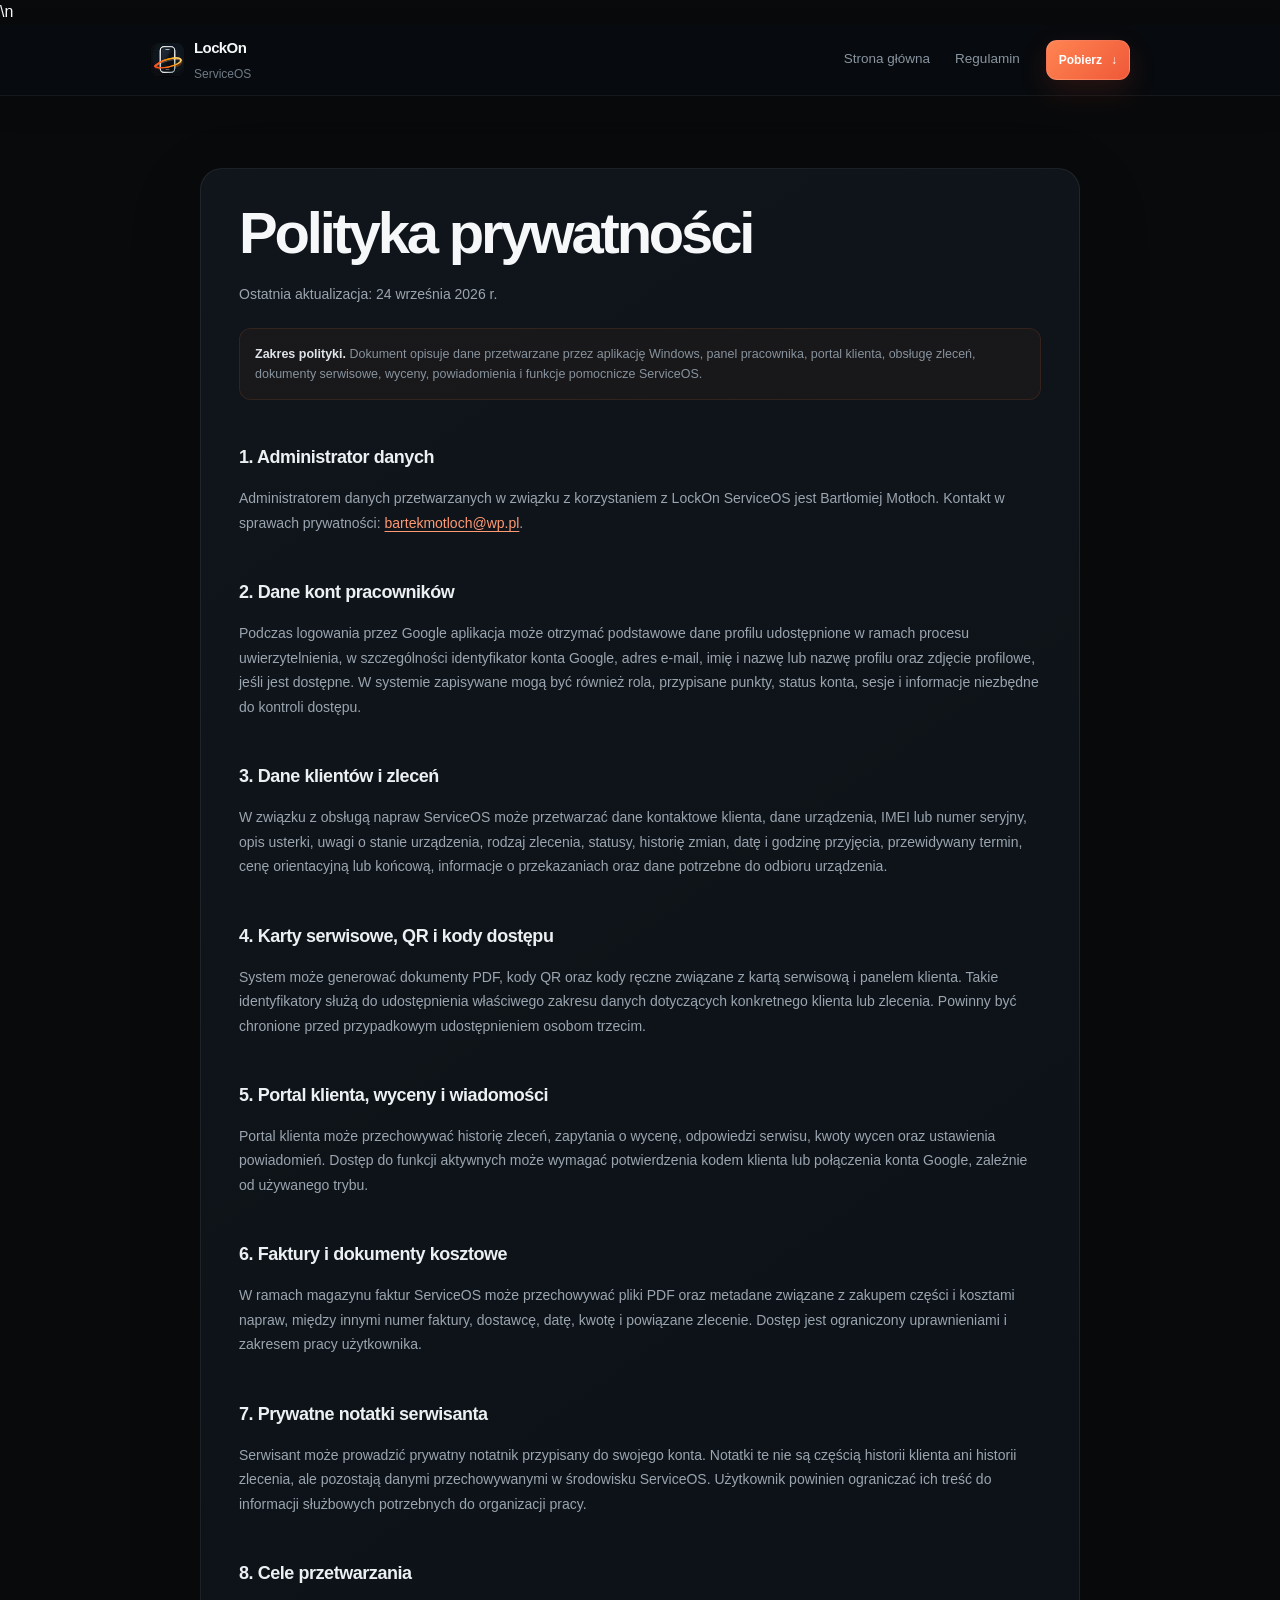
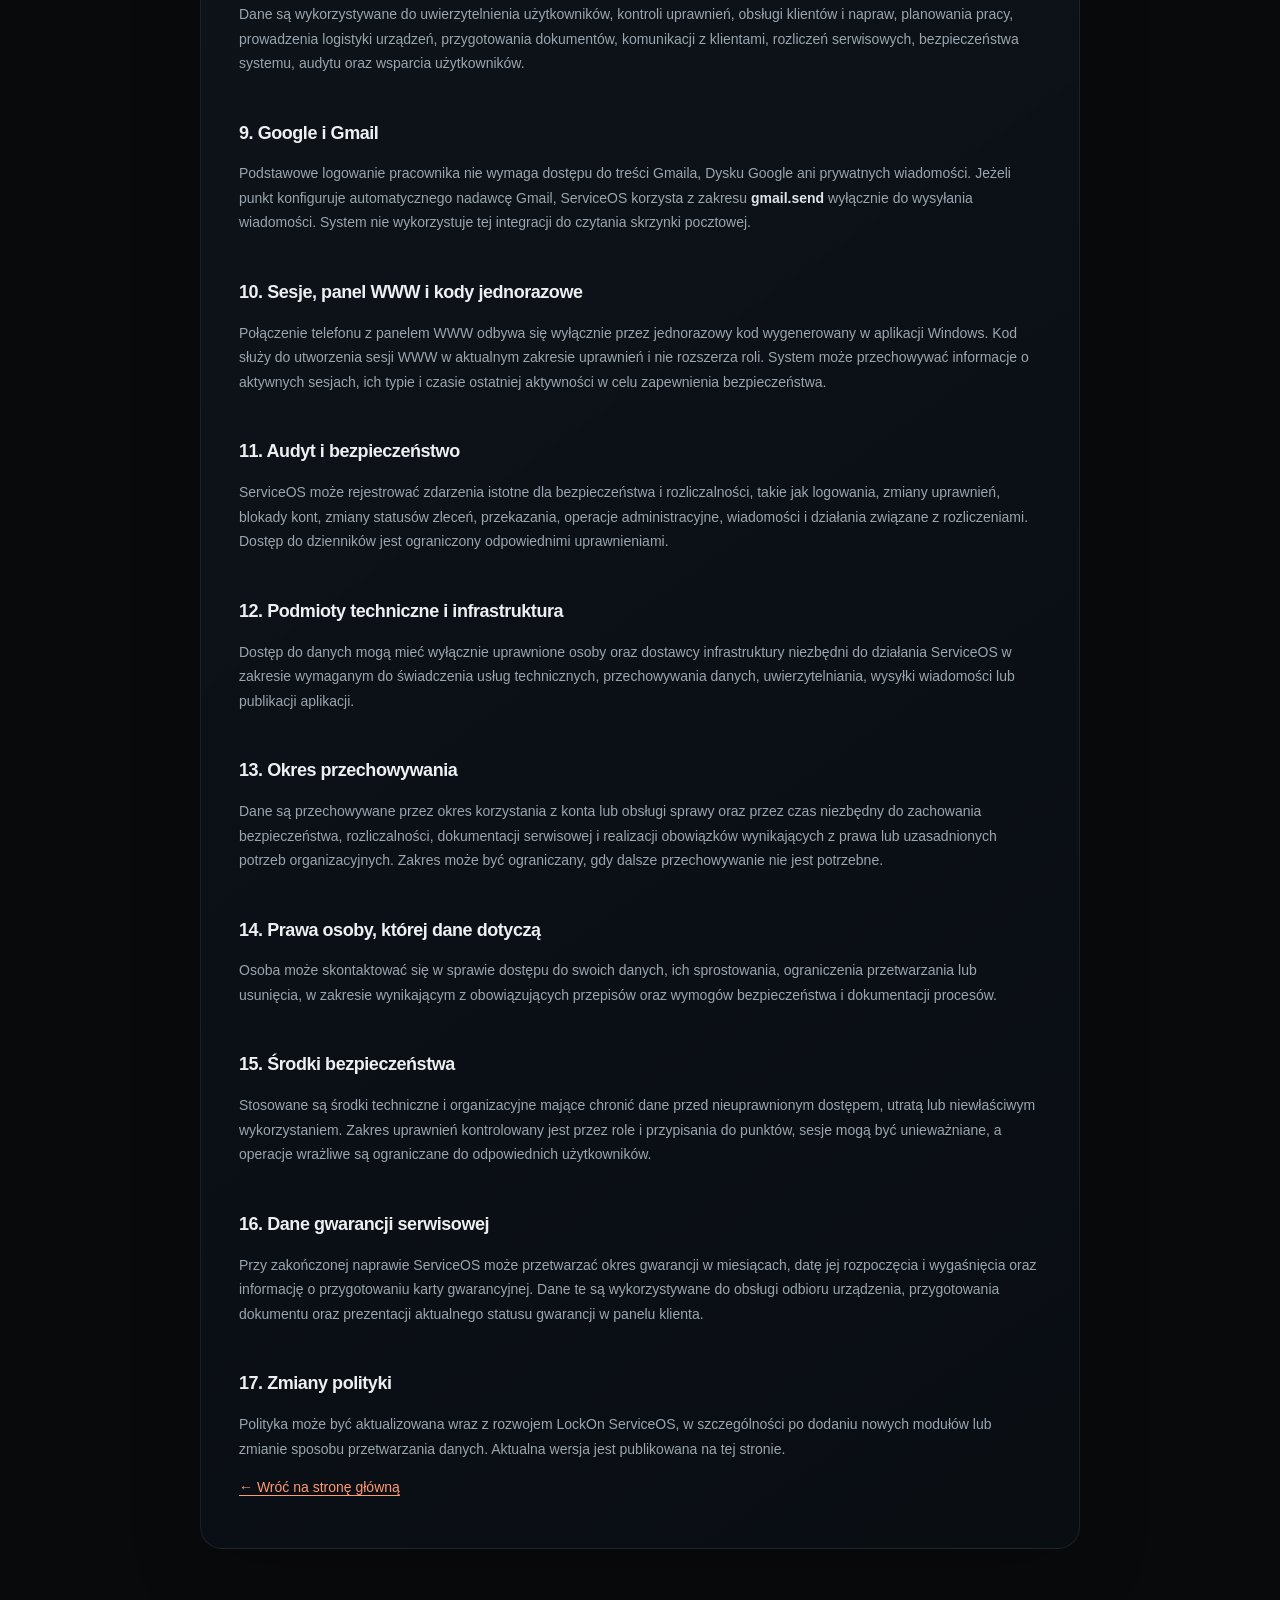
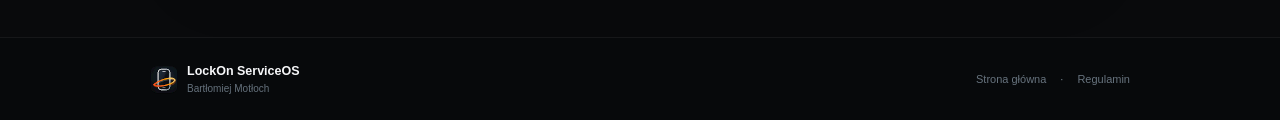
<file: privacy.html>
<!doctype html>
<html lang="pl">
<head>
  <meta charset="utf-8">
  <meta name="viewport" content="width=device-width,initial-scale=1">
  <meta name="referrer" content="no-referrer">
  <meta http-equiv="Content-Security-Policy" content="default-src 'self'; script-src 'self'; style-src 'self'; img-src 'self' data:; connect-src https://api.github.com; object-src 'none'; frame-src 'none'; base-uri 'none'; form-action 'none'; upgrade-insecure-requests">
  <title>Polityka prywatności — LockOn ServiceOS</title>
  <link rel="canonical" href="https://app.serviceos.pl/privacy.html">
  <meta name="description" content="Polityka prywatności LockOn ServiceOS">
  <link rel="stylesheet" href="assets/styles.css">
  <link rel="stylesheet" href="assets/web-polish.css">
  <link rel="stylesheet" href="assets/release-1.0.11.css">
  <link rel="stylesheet" href="assets/serviceos-app-site.css">\n  <link rel="icon" href="assets/serviceos-app-icon.svg" type="image/svg+xml">
</head>
<body class="legal-shell-page">
  <header class="nav scrolled"><div class="wrap nav-inner"><a class="brand" href="/"><img src="assets/serviceos-app-icon.svg" alt=""><div><strong>LockOn</strong><span>ServiceOS</span></div></a><nav class="nav-links"><a href="/">Strona główna</a><a href="terms.html">Regulamin</a></nav><a class="nav-download download-link" href="https://github.com/LokosPL/LockOn-Hub/releases/latest/download/LockOn-ServiceOS-Setup.exe">Pobierz <span>↓</span></a></div></header>

  <main class="legal-page"><div class="wrap">
    <h1>Polityka prywatności</h1>
    <p>Ostatnia aktualizacja: 24 września 2026 r.</p>

    <div class="legal-update-note"><strong>Zakres polityki.</strong> Dokument opisuje dane przetwarzane przez aplikację Windows, panel pracownika, portal klienta, obsługę zleceń, dokumenty serwisowe, wyceny, powiadomienia i funkcje pomocnicze ServiceOS.</div>

    <h2>1. Administrator danych</h2>
    <p>Administratorem danych przetwarzanych w związku z korzystaniem z LockOn ServiceOS jest Bartłomiej Motłoch. Kontakt w sprawach prywatności: <a href="mailto:bartekmotloch@wp.pl">bartekmotloch@wp.pl</a>.</p>

    <h2>2. Dane kont pracowników</h2>
    <p>Podczas logowania przez Google aplikacja może otrzymać podstawowe dane profilu udostępnione w ramach procesu uwierzytelnienia, w szczególności identyfikator konta Google, adres e-mail, imię i nazwę lub nazwę profilu oraz zdjęcie profilowe, jeśli jest dostępne. W systemie zapisywane mogą być również rola, przypisane punkty, status konta, sesje i informacje niezbędne do kontroli dostępu.</p>

    <h2>3. Dane klientów i zleceń</h2>
    <p>W związku z obsługą napraw ServiceOS może przetwarzać dane kontaktowe klienta, dane urządzenia, IMEI lub numer seryjny, opis usterki, uwagi o stanie urządzenia, rodzaj zlecenia, statusy, historię zmian, datę i godzinę przyjęcia, przewidywany termin, cenę orientacyjną lub końcową, informacje o przekazaniach oraz dane potrzebne do odbioru urządzenia.</p>

    <h2>4. Karty serwisowe, QR i kody dostępu</h2>
    <p>System może generować dokumenty PDF, kody QR oraz kody ręczne związane z kartą serwisową i panelem klienta. Takie identyfikatory służą do udostępnienia właściwego zakresu danych dotyczących konkretnego klienta lub zlecenia. Powinny być chronione przed przypadkowym udostępnieniem osobom trzecim.</p>

    <h2>5. Portal klienta, wyceny i wiadomości</h2>
    <p>Portal klienta może przechowywać historię zleceń, zapytania o wycenę, odpowiedzi serwisu, kwoty wycen oraz ustawienia powiadomień. Dostęp do funkcji aktywnych może wymagać potwierdzenia kodem klienta lub połączenia konta Google, zależnie od używanego trybu.</p>

    <h2>6. Faktury i dokumenty kosztowe</h2>
    <p>W ramach magazynu faktur ServiceOS może przechowywać pliki PDF oraz metadane związane z zakupem części i kosztami napraw, między innymi numer faktury, dostawcę, datę, kwotę i powiązane zlecenie. Dostęp jest ograniczony uprawnieniami i zakresem pracy użytkownika.</p>

    <h2>7. Prywatne notatki serwisanta</h2>
    <p>Serwisant może prowadzić prywatny notatnik przypisany do swojego konta. Notatki te nie są częścią historii klienta ani historii zlecenia, ale pozostają danymi przechowywanymi w środowisku ServiceOS. Użytkownik powinien ograniczać ich treść do informacji służbowych potrzebnych do organizacji pracy.</p>

    <h2>8. Cele przetwarzania</h2>
    <p>Dane są wykorzystywane do uwierzytelnienia użytkowników, kontroli uprawnień, obsługi klientów i napraw, planowania pracy, prowadzenia logistyki urządzeń, przygotowania dokumentów, komunikacji z klientami, rozliczeń serwisowych, bezpieczeństwa systemu, audytu oraz wsparcia użytkowników.</p>

    <h2>9. Google i Gmail</h2>
    <p>Podstawowe logowanie pracownika nie wymaga dostępu do treści Gmaila, Dysku Google ani prywatnych wiadomości. Jeżeli punkt konfiguruje automatycznego nadawcę Gmail, ServiceOS korzysta z zakresu <strong>gmail.send</strong> wyłącznie do wysyłania wiadomości. System nie wykorzystuje tej integracji do czytania skrzynki pocztowej.</p>

    <h2>10. Sesje, panel WWW i kody jednorazowe</h2>
    <p>Połączenie telefonu z panelem WWW odbywa się wyłącznie przez jednorazowy kod wygenerowany w aplikacji Windows. Kod służy do utworzenia sesji WWW w aktualnym zakresie uprawnień i nie rozszerza roli. System może przechowywać informacje o aktywnych sesjach, ich typie i czasie ostatniej aktywności w celu zapewnienia bezpieczeństwa.</p>

    <h2>11. Audyt i bezpieczeństwo</h2>
    <p>ServiceOS może rejestrować zdarzenia istotne dla bezpieczeństwa i rozliczalności, takie jak logowania, zmiany uprawnień, blokady kont, zmiany statusów zleceń, przekazania, operacje administracyjne, wiadomości i działania związane z rozliczeniami. Dostęp do dzienników jest ograniczony odpowiednimi uprawnieniami.</p>

    <h2>12. Podmioty techniczne i infrastruktura</h2>
    <p>Dostęp do danych mogą mieć wyłącznie uprawnione osoby oraz dostawcy infrastruktury niezbędni do działania ServiceOS w zakresie wymaganym do świadczenia usług technicznych, przechowywania danych, uwierzytelniania, wysyłki wiadomości lub publikacji aplikacji.</p>

    <h2>13. Okres przechowywania</h2>
    <p>Dane są przechowywane przez okres korzystania z konta lub obsługi sprawy oraz przez czas niezbędny do zachowania bezpieczeństwa, rozliczalności, dokumentacji serwisowej i realizacji obowiązków wynikających z prawa lub uzasadnionych potrzeb organizacyjnych. Zakres może być ograniczany, gdy dalsze przechowywanie nie jest potrzebne.</p>

    <h2>14. Prawa osoby, której dane dotyczą</h2>
    <p>Osoba może skontaktować się w sprawie dostępu do swoich danych, ich sprostowania, ograniczenia przetwarzania lub usunięcia, w zakresie wynikającym z obowiązujących przepisów oraz wymogów bezpieczeństwa i dokumentacji procesów.</p>

    <h2>15. Środki bezpieczeństwa</h2>
    <p>Stosowane są środki techniczne i organizacyjne mające chronić dane przed nieuprawnionym dostępem, utratą lub niewłaściwym wykorzystaniem. Zakres uprawnień kontrolowany jest przez role i przypisania do punktów, sesje mogą być unieważniane, a operacje wrażliwe są ograniczane do odpowiednich użytkowników.</p>

    <h2>16. Dane gwarancji serwisowej</h2>
    <p>Przy zakończonej naprawie ServiceOS może przetwarzać okres gwarancji w miesiącach, datę jej rozpoczęcia i wygaśnięcia oraz informację o przygotowaniu karty gwarancyjnej. Dane te są wykorzystywane do obsługi odbioru urządzenia, przygotowania dokumentu oraz prezentacji aktualnego statusu gwarancji w panelu klienta.</p>

    <h2>17. Zmiany polityki</h2>
    <p>Polityka może być aktualizowana wraz z rozwojem LockOn ServiceOS, w szczególności po dodaniu nowych modułów lub zmianie sposobu przetwarzania danych. Aktualna wersja jest publikowana na tej stronie.</p>

    <p><a href="/">← Wróć na stronę główną</a></p>
  </div></main>

  <footer class="footer"><div class="wrap footer-inner"><div class="footer-brand"><img src="assets/serviceos-app-icon.svg" alt=""><div><strong>LockOn ServiceOS</strong><span>Bartłomiej Motłoch</span></div></div><div class="footer-links"><a href="/">Strona główna</a> · <a href="terms.html">Regulamin</a></div></div></footer>
  <script src="assets/site.js"></script>
</body>
</html>
</file>
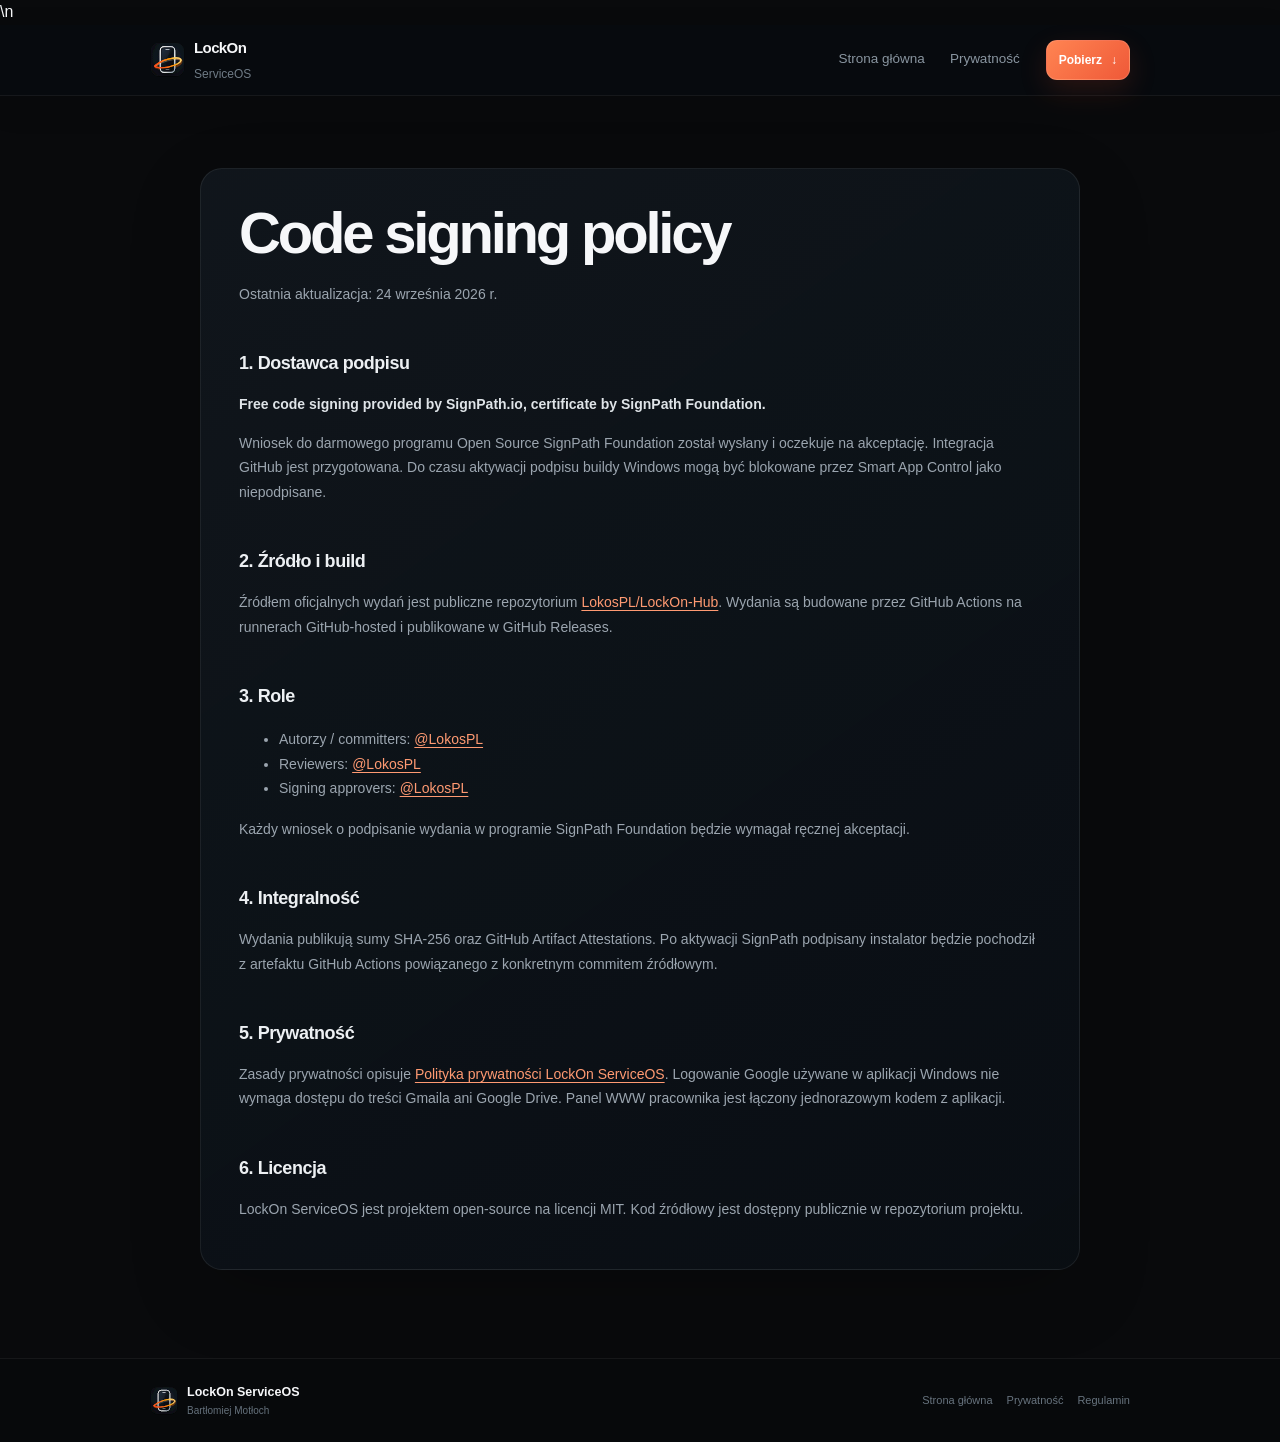
<file: signing.html>
<!doctype html><html lang="pl"><head><meta charset="utf-8"><meta name="viewport" content="width=device-width,initial-scale=1"><meta name="referrer" content="no-referrer"><meta http-equiv="Content-Security-Policy" content="default-src 'self'; script-src 'self'; style-src 'self'; img-src 'self' data:; connect-src https://api.github.com; object-src 'none'; frame-src 'none'; base-uri 'none'; form-action 'none'; upgrade-insecure-requests"><title>Code signing policy — LockOn ServiceOS</title>
  <link rel="canonical" href="https://app.serviceos.pl/signing.html"><meta name="description" content="Polityka podpisywania kodu LockOn ServiceOS"><link rel="stylesheet" href="assets/styles.css"><link rel="stylesheet" href="assets/web-polish.css"><link rel="stylesheet" href="assets/serviceos-app-site.css">\n  <link rel="icon" href="assets/serviceos-app-icon.svg" type="image/svg+xml"></head><body class="legal-shell-page"><header class="nav scrolled"><div class="wrap nav-inner"><a class="brand" href="/"><img src="assets/serviceos-app-icon.svg" alt=""><div><strong>LockOn</strong><span>ServiceOS</span></div></a><nav class="nav-links"><a href="/">Strona główna</a><a href="privacy.html">Prywatność</a></nav><a class="nav-download download-link" href="https://github.com/LokosPL/LockOn-Hub/releases/latest/download/LockOn-ServiceOS-Setup.exe">Pobierz <span>↓</span></a></div></header><main class="legal-page"><div class="wrap"><h1>Code signing policy</h1><p>Ostatnia aktualizacja: 24 września 2026 r.</p><h2>1. Dostawca podpisu</h2><p><strong>Free code signing provided by SignPath.io, certificate by SignPath Foundation.</strong></p><p>Wniosek do darmowego programu Open Source SignPath Foundation został wysłany i oczekuje na akceptację. Integracja GitHub jest przygotowana. Do czasu aktywacji podpisu buildy Windows mogą być blokowane przez Smart App Control jako niepodpisane.</p><h2>2. Źródło i build</h2><p>Źródłem oficjalnych wydań jest publiczne repozytorium <a href="https://github.com/LokosPL/LockOn-Hub">LokosPL/LockOn-Hub</a>. Wydania są budowane przez GitHub Actions na runnerach GitHub-hosted i publikowane w GitHub Releases.</p><h2>3. Role</h2><ul><li>Autorzy / committers: <a href="https://github.com/LokosPL">@LokosPL</a></li><li>Reviewers: <a href="https://github.com/LokosPL">@LokosPL</a></li><li>Signing approvers: <a href="https://github.com/LokosPL">@LokosPL</a></li></ul><p>Każdy wniosek o podpisanie wydania w programie SignPath Foundation będzie wymagał ręcznej akceptacji.</p><h2>4. Integralność</h2><p>Wydania publikują sumy SHA-256 oraz GitHub Artifact Attestations. Po aktywacji SignPath podpisany instalator będzie pochodził z artefaktu GitHub Actions powiązanego z konkretnym commitem źródłowym.</p><h2>5. Prywatność</h2><p>Zasady prywatności opisuje <a href="privacy.html">Polityka prywatności LockOn ServiceOS</a>. Logowanie Google używane w aplikacji Windows nie wymaga dostępu do treści Gmaila ani Google Drive. Panel WWW pracownika jest łączony jednorazowym kodem z aplikacji.</p><h2>6. Licencja</h2><p>LockOn ServiceOS jest projektem open-source na licencji MIT. Kod źródłowy jest dostępny publicznie w repozytorium projektu.</p></div></main><footer class="footer"><div class="wrap footer-inner"><div class="footer-brand"><img src="assets/serviceos-app-icon.svg" alt=""><div><strong>LockOn ServiceOS</strong><span>Bartłomiej Motłoch</span></div></div><div class="footer-links"><a href="/">Strona główna</a><a href="privacy.html">Prywatność</a><a href="terms.html">Regulamin</a></div></div></footer><script src="assets/site.js"></script></body></html>
</file>
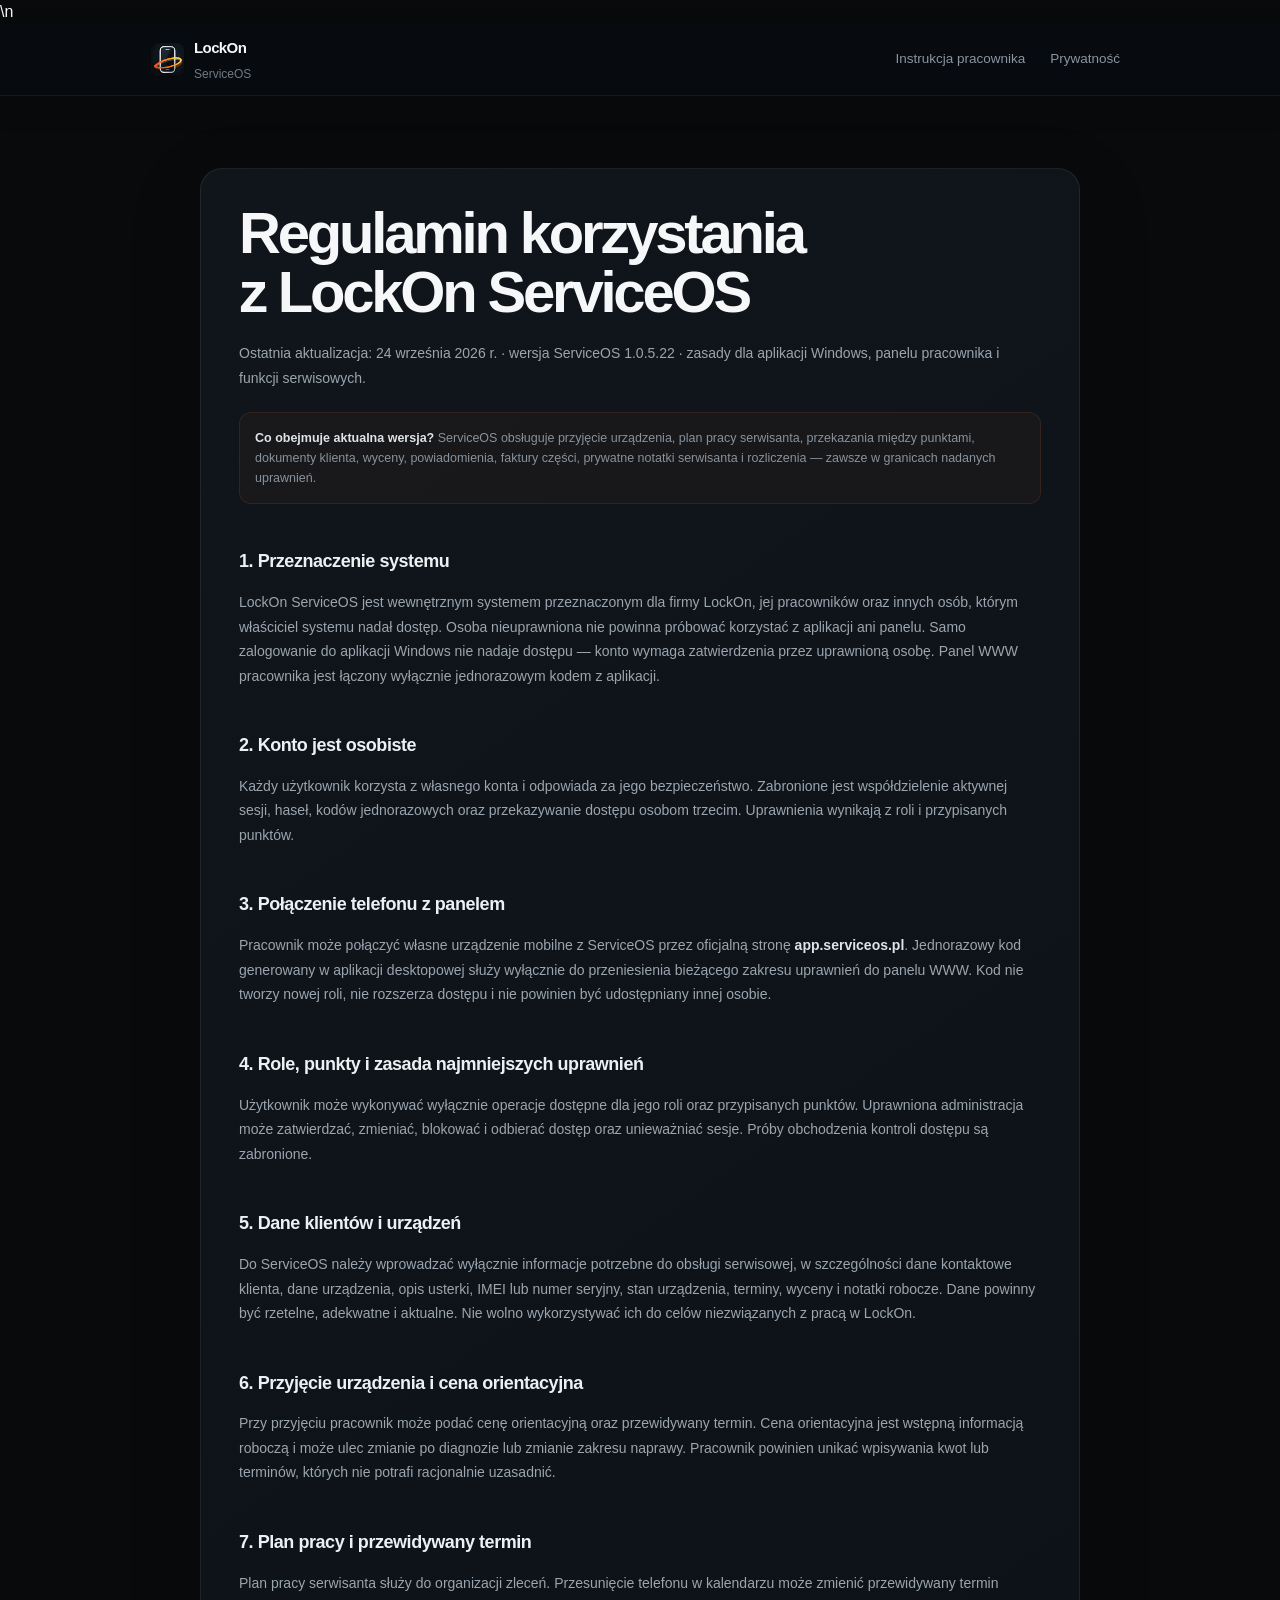
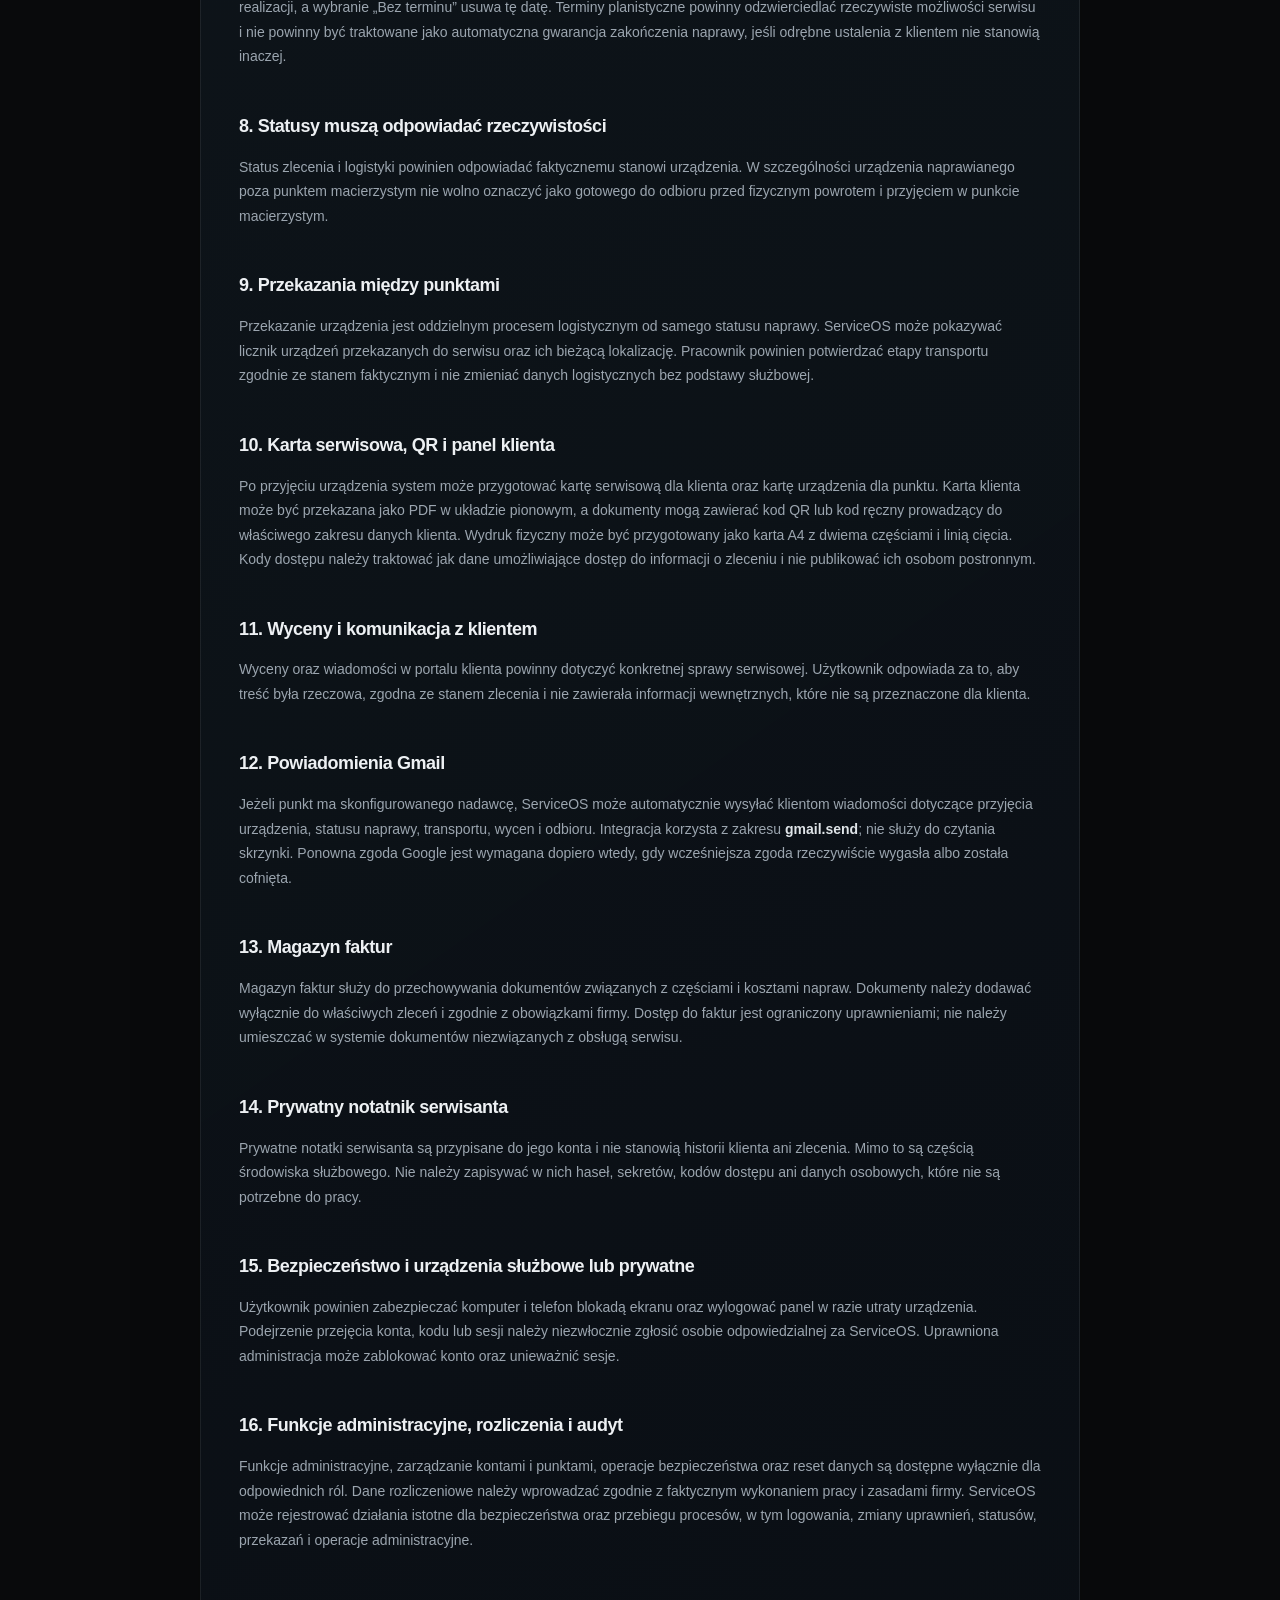
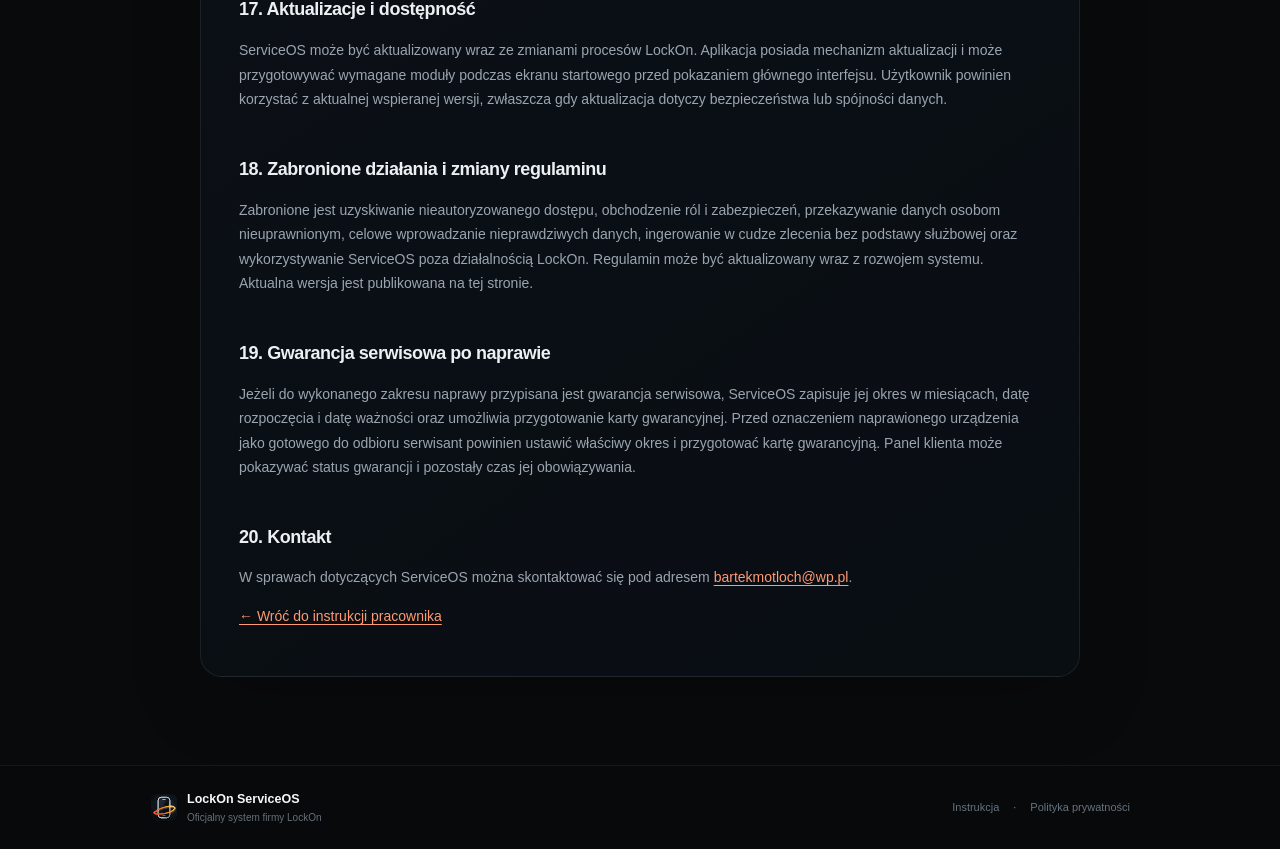
<file: terms.html>
<!doctype html>
<html lang="pl">
<head>
  <meta charset="utf-8">
  <meta name="viewport" content="width=device-width,initial-scale=1">
  <meta name="referrer" content="no-referrer">
  <meta http-equiv="Content-Security-Policy" content="default-src 'self'; script-src 'self'; style-src 'self'; img-src 'self' data:; connect-src https://api.github.com; object-src 'none'; frame-src 'none'; base-uri 'none'; form-action 'none'; upgrade-insecure-requests">
  <title>Regulamin — LockOn ServiceOS</title>
  <link rel="canonical" href="https://app.serviceos.pl/terms.html">
  <meta name="description" content="Regulamin korzystania z LockOn ServiceOS dla pracowników i uprawnionych osób LockOn.">
  <link rel="stylesheet" href="assets/styles.css">
  <link rel="stylesheet" href="assets/web-polish.css">
  <link rel="stylesheet" href="assets/release-1.0.11.css">
  <link rel="stylesheet" href="assets/serviceos-app-site.css">\n  <link rel="icon" href="assets/serviceos-app-icon.svg" type="image/svg+xml">
</head>
<body class="legal-shell-page">
  <header class="nav scrolled"><div class="wrap nav-inner"><a class="brand" href="/"><img src="assets/serviceos-app-icon.svg" alt=""><div><strong>LockOn</strong><span>ServiceOS</span></div></a><nav class="nav-links"><a href="/">Instrukcja pracownika</a><a href="privacy.html">Prywatność</a></nav></div></header>
  <main class="legal-page"><div class="wrap">
    <h1>Regulamin korzystania z LockOn ServiceOS</h1>
    <p>Ostatnia aktualizacja: 24 września 2026 r. · wersja ServiceOS 1.0.5.22 · zasady dla aplikacji Windows, panelu pracownika i funkcji serwisowych.</p>

    <div class="legal-update-note"><strong>Co obejmuje aktualna wersja?</strong> ServiceOS obsługuje przyjęcie urządzenia, plan pracy serwisanta, przekazania między punktami, dokumenty klienta, wyceny, powiadomienia, faktury części, prywatne notatki serwisanta i rozliczenia — zawsze w granicach nadanych uprawnień.</div>

    <h2>1. Przeznaczenie systemu</h2>
    <p>LockOn ServiceOS jest wewnętrznym systemem przeznaczonym dla firmy LockOn, jej pracowników oraz innych osób, którym właściciel systemu nadał dostęp. Osoba nieuprawniona nie powinna próbować korzystać z aplikacji ani panelu. Samo zalogowanie do aplikacji Windows nie nadaje dostępu — konto wymaga zatwierdzenia przez uprawnioną osobę. Panel WWW pracownika jest łączony wyłącznie jednorazowym kodem z aplikacji.</p>

    <h2>2. Konto jest osobiste</h2>
    <p>Każdy użytkownik korzysta z własnego konta i odpowiada za jego bezpieczeństwo. Zabronione jest współdzielenie aktywnej sesji, haseł, kodów jednorazowych oraz przekazywanie dostępu osobom trzecim. Uprawnienia wynikają z roli i przypisanych punktów.</p>

    <h2>3. Połączenie telefonu z panelem</h2>
    <p>Pracownik może połączyć własne urządzenie mobilne z ServiceOS przez oficjalną stronę <strong>app.serviceos.pl</strong>. Jednorazowy kod generowany w aplikacji desktopowej służy wyłącznie do przeniesienia bieżącego zakresu uprawnień do panelu WWW. Kod nie tworzy nowej roli, nie rozszerza dostępu i nie powinien być udostępniany innej osobie.</p>

    <h2>4. Role, punkty i zasada najmniejszych uprawnień</h2>
    <p>Użytkownik może wykonywać wyłącznie operacje dostępne dla jego roli oraz przypisanych punktów. Uprawniona administracja może zatwierdzać, zmieniać, blokować i odbierać dostęp oraz unieważniać sesje. Próby obchodzenia kontroli dostępu są zabronione.</p>

    <h2>5. Dane klientów i urządzeń</h2>
    <p>Do ServiceOS należy wprowadzać wyłącznie informacje potrzebne do obsługi serwisowej, w szczególności dane kontaktowe klienta, dane urządzenia, opis usterki, IMEI lub numer seryjny, stan urządzenia, terminy, wyceny i notatki robocze. Dane powinny być rzetelne, adekwatne i aktualne. Nie wolno wykorzystywać ich do celów niezwiązanych z pracą w LockOn.</p>

    <h2>6. Przyjęcie urządzenia i cena orientacyjna</h2>
    <p>Przy przyjęciu pracownik może podać cenę orientacyjną oraz przewidywany termin. Cena orientacyjna jest wstępną informacją roboczą i może ulec zmianie po diagnozie lub zmianie zakresu naprawy. Pracownik powinien unikać wpisywania kwot lub terminów, których nie potrafi racjonalnie uzasadnić.</p>

    <h2>7. Plan pracy i przewidywany termin</h2>
    <p>Plan pracy serwisanta służy do organizacji zleceń. Przesunięcie telefonu w kalendarzu może zmienić przewidywany termin realizacji, a wybranie „Bez terminu” usuwa tę datę. Terminy planistyczne powinny odzwierciedlać rzeczywiste możliwości serwisu i nie powinny być traktowane jako automatyczna gwarancja zakończenia naprawy, jeśli odrębne ustalenia z klientem nie stanowią inaczej.</p>

    <h2>8. Statusy muszą odpowiadać rzeczywistości</h2>
    <p>Status zlecenia i logistyki powinien odpowiadać faktycznemu stanowi urządzenia. W szczególności urządzenia naprawianego poza punktem macierzystym nie wolno oznaczyć jako gotowego do odbioru przed fizycznym powrotem i przyjęciem w punkcie macierzystym.</p>

    <h2>9. Przekazania między punktami</h2>
    <p>Przekazanie urządzenia jest oddzielnym procesem logistycznym od samego statusu naprawy. ServiceOS może pokazywać licznik urządzeń przekazanych do serwisu oraz ich bieżącą lokalizację. Pracownik powinien potwierdzać etapy transportu zgodnie ze stanem faktycznym i nie zmieniać danych logistycznych bez podstawy służbowej.</p>

    <h2>10. Karta serwisowa, QR i panel klienta</h2>
    <p>Po przyjęciu urządzenia system może przygotować kartę serwisową dla klienta oraz kartę urządzenia dla punktu. Karta klienta może być przekazana jako PDF w układzie pionowym, a dokumenty mogą zawierać kod QR lub kod ręczny prowadzący do właściwego zakresu danych klienta. Wydruk fizyczny może być przygotowany jako karta A4 z dwiema częściami i linią cięcia. Kody dostępu należy traktować jak dane umożliwiające dostęp do informacji o zleceniu i nie publikować ich osobom postronnym.</p>

    <h2>11. Wyceny i komunikacja z klientem</h2>
    <p>Wyceny oraz wiadomości w portalu klienta powinny dotyczyć konkretnej sprawy serwisowej. Użytkownik odpowiada za to, aby treść była rzeczowa, zgodna ze stanem zlecenia i nie zawierała informacji wewnętrznych, które nie są przeznaczone dla klienta.</p>

    <h2>12. Powiadomienia Gmail</h2>
    <p>Jeżeli punkt ma skonfigurowanego nadawcę, ServiceOS może automatycznie wysyłać klientom wiadomości dotyczące przyjęcia urządzenia, statusu naprawy, transportu, wycen i odbioru. Integracja korzysta z zakresu <strong>gmail.send</strong>; nie służy do czytania skrzynki. Ponowna zgoda Google jest wymagana dopiero wtedy, gdy wcześniejsza zgoda rzeczywiście wygasła albo została cofnięta.</p>

    <h2>13. Magazyn faktur</h2>
    <p>Magazyn faktur służy do przechowywania dokumentów związanych z częściami i kosztami napraw. Dokumenty należy dodawać wyłącznie do właściwych zleceń i zgodnie z obowiązkami firmy. Dostęp do faktur jest ograniczony uprawnieniami; nie należy umieszczać w systemie dokumentów niezwiązanych z obsługą serwisu.</p>

    <h2>14. Prywatny notatnik serwisanta</h2>
    <p>Prywatne notatki serwisanta są przypisane do jego konta i nie stanowią historii klienta ani zlecenia. Mimo to są częścią środowiska służbowego. Nie należy zapisywać w nich haseł, sekretów, kodów dostępu ani danych osobowych, które nie są potrzebne do pracy.</p>

    <h2>15. Bezpieczeństwo i urządzenia służbowe lub prywatne</h2>
    <p>Użytkownik powinien zabezpieczać komputer i telefon blokadą ekranu oraz wylogować panel w razie utraty urządzenia. Podejrzenie przejęcia konta, kodu lub sesji należy niezwłocznie zgłosić osobie odpowiedzialnej za ServiceOS. Uprawniona administracja może zablokować konto oraz unieważnić sesje.</p>

    <h2>16. Funkcje administracyjne, rozliczenia i audyt</h2>
    <p>Funkcje administracyjne, zarządzanie kontami i punktami, operacje bezpieczeństwa oraz reset danych są dostępne wyłącznie dla odpowiednich ról. Dane rozliczeniowe należy wprowadzać zgodnie z faktycznym wykonaniem pracy i zasadami firmy. ServiceOS może rejestrować działania istotne dla bezpieczeństwa oraz przebiegu procesów, w tym logowania, zmiany uprawnień, statusów, przekazań i operacje administracyjne.</p>

    <h2>17. Aktualizacje i dostępność</h2>
    <p>ServiceOS może być aktualizowany wraz ze zmianami procesów LockOn. Aplikacja posiada mechanizm aktualizacji i może przygotowywać wymagane moduły podczas ekranu startowego przed pokazaniem głównego interfejsu. Użytkownik powinien korzystać z aktualnej wspieranej wersji, zwłaszcza gdy aktualizacja dotyczy bezpieczeństwa lub spójności danych.</p>

    <h2>18. Zabronione działania i zmiany regulaminu</h2>
    <p>Zabronione jest uzyskiwanie nieautoryzowanego dostępu, obchodzenie ról i zabezpieczeń, przekazywanie danych osobom nieuprawnionym, celowe wprowadzanie nieprawdziwych danych, ingerowanie w cudze zlecenia bez podstawy służbowej oraz wykorzystywanie ServiceOS poza działalnością LockOn. Regulamin może być aktualizowany wraz z rozwojem systemu. Aktualna wersja jest publikowana na tej stronie.</p>

    <h2>19. Gwarancja serwisowa po naprawie</h2>
    <p>Jeżeli do wykonanego zakresu naprawy przypisana jest gwarancja serwisowa, ServiceOS zapisuje jej okres w miesiącach, datę rozpoczęcia i datę ważności oraz umożliwia przygotowanie karty gwarancyjnej. Przed oznaczeniem naprawionego urządzenia jako gotowego do odbioru serwisant powinien ustawić właściwy okres i przygotować kartę gwarancyjną. Panel klienta może pokazywać status gwarancji i pozostały czas jej obowiązywania.</p>

    <h2>20. Kontakt</h2>
    <p>W sprawach dotyczących ServiceOS można skontaktować się pod adresem <a href="mailto:bartekmotloch@wp.pl">bartekmotloch@wp.pl</a>.</p>

    <p><a href="index.html#start">← Wróć do instrukcji pracownika</a></p>
  </div></main>
  <footer class="footer"><div class="wrap footer-inner"><div class="footer-brand"><img src="assets/serviceos-app-icon.svg" alt=""><div><strong>LockOn ServiceOS</strong><span>Oficjalny system firmy LockOn</span></div></div><div class="footer-links"><a href="/">Instrukcja</a> · <a href="privacy.html">Polityka prywatności</a></div></div></footer>
  <script src="assets/site.js"></script>
</body>
</html>
</file>
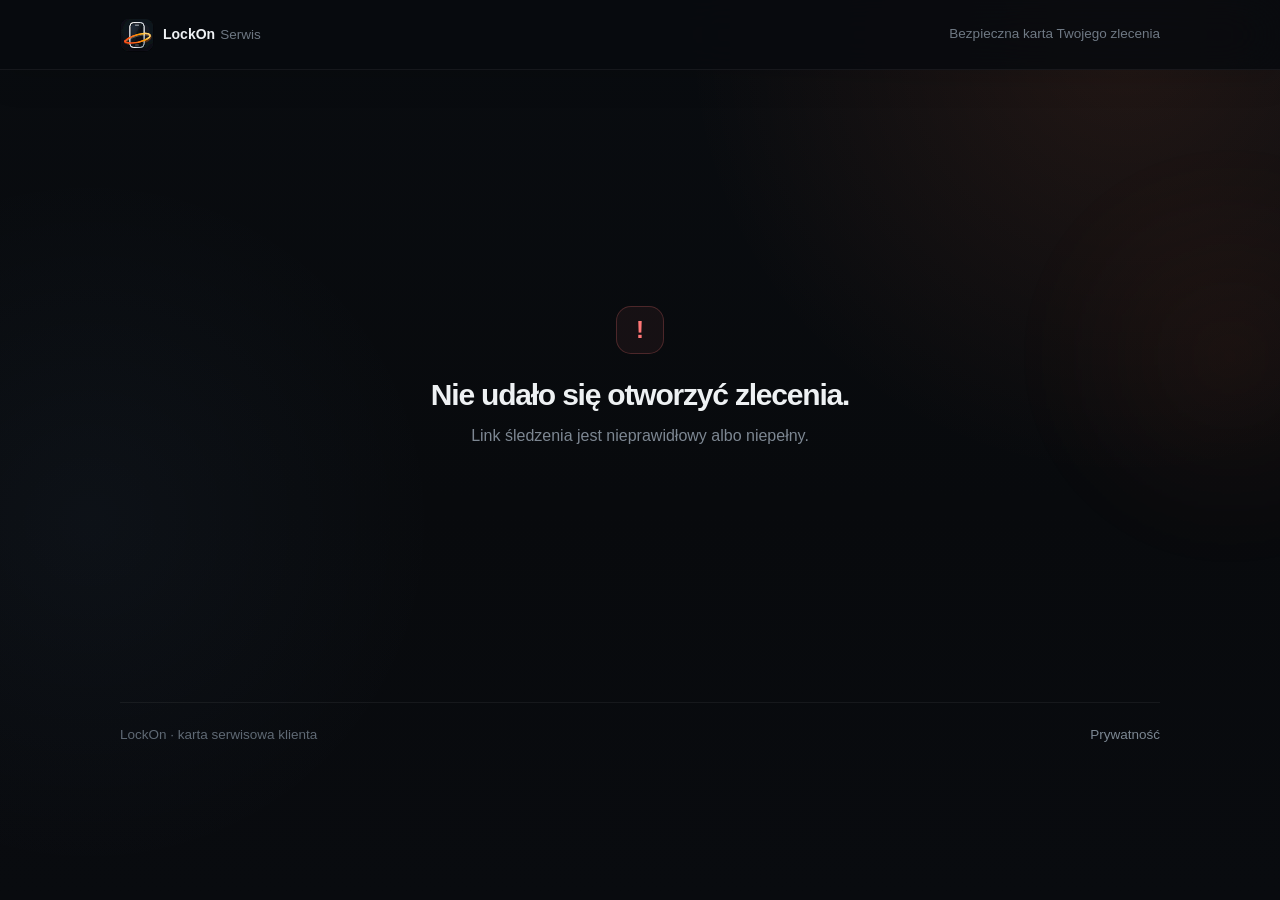
<file: track.html>
<!doctype html>
<html lang="pl">
<head>
  <meta charset="utf-8">
  <meta name="viewport" content="width=device-width,initial-scale=1,viewport-fit=cover">
  <meta name="theme-color" content="#080a0d">
  <meta name="referrer" content="no-referrer">
  <meta name="robots" content="noindex,nofollow,noarchive">
  <meta http-equiv="Content-Security-Policy" content="default-src 'self'; script-src 'self'; style-src 'self'; img-src 'self' data:; connect-src 'self' https://br-steep-bonus-b1f1qh8u-lockonapi.compute.c-5.eu-central-1.aws.neon.tech; object-src 'none'; frame-src 'none'; base-uri 'none'; form-action 'none'; upgrade-insecure-requests">
  <title>Twoje zlecenie serwisowe — LockOn</title>
  <link rel="icon" href="assets/serviceos-app-icon.svg" type="image/svg+xml">
  <link rel="stylesheet" href="assets/track.css">
  <link rel="stylesheet" href="assets/ui-2026.css">
  <link rel="stylesheet" href="assets/web-polish.css">
  <link rel="stylesheet" href="assets/mobile-final.css">
</head>
<body class="track-page">
  <header class="track-nav">
    <div class="track-brand" aria-label="LockOn ServiceOS">
      <img src="assets/serviceos-app-icon.svg" alt="">
      <span><strong>LockOn</strong><small>Serwis</small></span>
    </div>
    <span class="track-secure">Bezpieczna karta Twojego zlecenia</span>
  </header>

  <main class="track-shell">
    <section id="trackLoading" class="track-state">
      <div class="track-spinner" aria-hidden="true"></div>
      <h1>Pobieram Twoje zlecenie…</h1>
      <p>Za chwilę pokażemy aktualny status i miejsce, w którym znajduje się urządzenie.</p>
    </section>

    <section id="trackError" class="track-state error" hidden>
      <div class="track-state-icon" aria-hidden="true">!</div>
      <h1>Nie udało się otworzyć zlecenia.</h1>
      <p id="trackErrorText">Sprawdź, czy otwierasz dokładnie link otrzymany w wiadomości od LockOn.</p>
    </section>

    <div id="trackContent" hidden>
      <section class="track-hero">
        <div>
          <span class="track-eyebrow">ZLECENIE <b id="orderNumber">—</b></span>
          <h1 id="deviceName">Urządzenie</h1>
          <p id="issueDescription">—</p>
        </div>
        <div id="currentCard" class="track-current">
          <span>Aktualny status</span>
          <strong id="currentStatus">—</strong>
          <small id="updatedAt">—</small>
        </div>
      </section>

      <section class="track-card track-service-card">
        <div class="track-section-head">
          <div><span>TWOJA KARTA SERWISOWA</span><h2>Najważniejsze informacje</h2></div>
          <div id="syncState" class="track-sync" aria-live="polite">Aktualizacja danych…</div>
        </div>
        <div class="track-details-grid">
          <article><span>Klient</span><strong id="customerName">—</strong></article>
          <article><span>Przyjęto</span><strong id="receivedAt">—</strong></article>
          <article><span>Punkt macierzysty</span><strong id="homePoint">—</strong></article>
          <article class="location"><span>Urządzenie znajduje się teraz</span><strong id="currentPoint">—</strong></article>
          <article id="etaCard"><span>Planowany termin</span><strong id="eta">—</strong></article>
        </div>
      </section>

      <section class="track-card">
        <div class="track-section-head">
          <div><span>STATUS ZLECENIA</span><h2>Przebieg serwisu</h2></div>
          <small>Ta historia aktualizuje się automatycznie pod tym samym linkiem.</small>
        </div>
        <div id="statusTimeline" class="track-timeline"></div>
      </section>

      <section id="transferCard" class="track-card" hidden>
        <div class="track-section-head">
          <div><span>LOKALIZACJA URZĄDZENIA</span><h2>Przekazania między punktami</h2></div>
          <small>Pokazujemy wyłącznie rzeczywiste przekazania urządzenia.</small>
        </div>
        <div id="transferTimeline" class="track-transfers"></div>
      </section>

      <section class="track-portal-banner">
        <div><span>MASZ WIĘCEJ ZLECEŃ?</span><strong>Otwórz swój prywatny portal klienta</strong><small>Stały kod klienta znajdziesz w wiadomości e-mail od LockOn. Ze względów bezpieczeństwa nie pokazujemy go na publicznym linku pojedynczego zlecenia.</small></div>
        <a href="klient.html">Otwórz portal klienta →</a>
      </section>
    </div>
  </main>

  <footer class="track-footer">
    <span>LockOn · karta serwisowa klienta</span>
    <a href="privacy.html">Prywatność</a>
  </footer>

  <script src="assets/track.js"></script>
  <script src="assets/ui-2026.js"></script>
</body>
</html>
</file>
<file: assets/serviceos-site.css>
:root{
  color-scheme:dark;
  font-family:Inter,ui-sans-serif,-apple-system,BlinkMacSystemFont,"Segoe UI",sans-serif;
  --bg:#090a0c;--bg2:#0d0f12;--panel:#111318;--panel2:#15181e;--panel3:#1a1e25;
  --line:rgba(255,255,255,.08);--line2:rgba(255,255,255,.13);--text:#f6f7f9;--muted:#969faa;--muted2:#69727e;
  --orange:#ff8a00;--orange2:#ff7541;--red:#ff3b22;--green:#61d99a;--yellow:#ffc36b;--danger:#ff6b65;--shadow:0 28px 80px rgba(0,0,0,.42)
}
*{box-sizing:border-box}html{scroll-behavior:smooth;scroll-padding-top:82px;background:var(--bg)}body{margin:0;background:var(--bg);color:var(--text);font-size:14px;overflow-x:hidden}
button,input,textarea,select{font:inherit}button{color:inherit;border:0}button,input,textarea,select{outline:none}button:focus-visible,input:focus-visible,textarea:focus-visible,select:focus-visible,a:focus-visible{outline:2px solid rgba(255,122,69,.65);outline-offset:2px}
a{color:inherit;text-decoration:none}::-webkit-scrollbar{width:9px;height:9px}::-webkit-scrollbar-track{background:transparent}::-webkit-scrollbar-thumb{background:#2b3038;border-radius:99px;border:2px solid transparent;background-clip:padding-box}::-webkit-scrollbar-thumb:hover{background:#3a414b;background-clip:padding-box}img{display:block;max-width:100%}.icon-sprite{position:absolute;width:0;height:0;overflow:hidden}.os-icon{width:1em;height:1em;fill:none;stroke:currentColor;stroke-width:1.8;stroke-linecap:round;stroke-linejoin:round}
.site-frame{width:min(calc(100% - 48px),1500px);margin-inline:auto}.status-dot{display:inline-block;width:6px;height:6px;border-radius:50%;background:var(--green);box-shadow:0 0 0 4px rgba(97,217,154,.08),0 0 16px rgba(97,217,154,.25)}
.titlebar-mark{width:9px;height:9px;flex:0 0 auto;border-radius:3px;background:linear-gradient(135deg,var(--orange),var(--red));box-shadow:0 0 16px rgba(255,93,30,.35)}
.button{min-height:42px;padding:0 14px;border:1px solid var(--line);border-radius:10px;display:inline-flex;align-items:center;justify-content:center;gap:8px;background:#15181e;color:#d8dde3;font-size:14px;font-weight:760;cursor:pointer;transition:transform .18s ease,border-color .18s ease,background .18s ease,filter .18s ease}
.button:hover{transform:translateY(-1px);border-color:var(--line2);background:#1a1e25}.button-primary{border-color:transparent;background:linear-gradient(135deg,#ff8a00,#ff3b22);color:#fff;box-shadow:0 12px 26px rgba(255,72,25,.16)}.button-primary:hover{filter:brightness(1.05);background:linear-gradient(135deg,#ff9418,#ff4a31)}.button-secondary,.button-quiet{background:#11151a}.button-large{min-height:52px;padding-inline:20px;font-size:15px;border-radius:12px}.button .os-icon{font-size:16px}

/* Topbar */
.site-topbar{position:sticky;top:0;z-index:100;border-bottom:1px solid rgba(255,255,255,.055);background:rgba(9,10,12,.76);backdrop-filter:blur(18px);transition:.2s ease}.site-topbar.scrolled{background:rgba(9,10,12,.94);box-shadow:0 10px 32px rgba(0,0,0,.18)}
.topbar-inner{height:68px;display:grid;grid-template-columns:auto 1fr auto;gap:32px;align-items:center}.site-brand{display:flex;align-items:center;gap:10px}.site-brand-mark{width:34px;height:34px;border-radius:9px;overflow:hidden;box-shadow:0 8px 22px rgba(0,0,0,.3)}.site-brand-copy{display:flex;flex-direction:column}.site-brand-copy strong{font-size:14px;letter-spacing:-.035em}.site-brand-copy small{margin-top:1px;color:#727c87;font-size:12.5px}
.desktop-nav{display:flex;justify-content:center;align-items:center;gap:28px}.desktop-nav a{position:relative;padding:24px 0;color:#858e99;font-size:13.5px;font-weight:730;transition:.18s ease}.desktop-nav a::after{content:"";position:absolute;left:0;right:100%;bottom:16px;height:1px;background:#ff7a43;transition:right .18s ease}.desktop-nav a:hover{color:#eef1f4}.desktop-nav a:hover::after{right:0}
.topbar-actions{display:flex;align-items:center;gap:8px}.topbar-actions .button{min-height:40px}.topbar-panel-link{padding:0 12px;color:#aeb6bf;font-size:13.5px;font-weight:750}.mobile-menu-toggle{display:none;width:44px;height:44px;border:1px solid var(--line);border-radius:10px;background:#111419;place-items:center;cursor:pointer}.mobile-menu-toggle span{display:block;width:18px;height:1px;background:#c6ccd2;transition:.18s}.mobile-menu-toggle span+span{margin-top:5px}.mobile-menu{display:none}

/* Headings + reveal */
.section-heading{max-width:880px;margin-bottom:38px}.section-heading>span,.section-label{display:inline-flex;align-items:center;gap:7px;color:#ff8b57;font-size:12px;font-weight:900;letter-spacing:.13em;text-transform:uppercase}.section-heading h2{margin:12px 0;font-size:clamp(42px,4.7vw,70px);line-height:.97;letter-spacing:-.06em}.section-heading h2 em,.section-heading h2 span{font-style:normal;background:linear-gradient(90deg,#ffb083,#ff7145);-webkit-background-clip:text;background-clip:text;color:transparent}.section-heading p{max-width:720px;margin:0;color:#8c97a2;font-size:14px;line-height:1.7}.section-heading.center{margin-inline:auto;text-align:center}.section-heading.center p{margin-inline:auto}
.reveal{opacity:0;transform:translateY(22px);transition:opacity .62s cubic-bezier(.2,.7,.2,1),transform .62s cubic-bezier(.2,.7,.2,1)}.reveal.is-visible{opacity:1;transform:none}.reveal-delay{transition-delay:.09s}.reveal-delay-2{transition-delay:.18s}

/* Shared exact ServiceOS shell */
.os-window{position:relative;border:1px solid rgba(255,255,255,.12);border-radius:18px;overflow:hidden;background:#090a0c;box-shadow:0 34px 90px rgba(0,0,0,.48),inset 0 1px rgba(255,255,255,.02)}
.os-titlebar{height:38px;display:flex;align-items:center;border-bottom:1px solid var(--line);background:#0b0d10;user-select:none}.os-titlebar-drag{display:flex;align-items:center;gap:9px;min-width:0;flex:1;height:100%;padding:0 12px}.os-titlebar-drag strong{font-size:14px;font-weight:760;color:#d6dae0;white-space:nowrap}.os-titlebar-drag>span:last-child{font-size:14px;color:#666f7b;white-space:nowrap;overflow:hidden;text-overflow:ellipsis}.os-window-actions{display:flex;height:100%;margin-left:auto}.os-window-actions i{width:46px;height:100%;display:grid;place-items:center;color:#737d88;font-style:normal;font-size:13.5px;border-left:1px solid rgba(255,255,255,.025)}.os-window-actions i:last-child{color:#9e6d67}
.os-body{display:grid;grid-template-columns:218px minmax(0,1fr);height:100%;min-height:0}.os-sidebar{min-width:0;min-height:0;display:flex;flex-direction:column;padding:17px 13px 13px;background:rgba(11,13,16,.98);border-right:1px solid var(--line)}
.os-brand-block{height:50px;display:flex;align-items:center;gap:10px;padding:0 7px 12px}.os-brand-logo{width:33px;height:33px;border-radius:9px;overflow:hidden;box-shadow:0 8px 22px rgba(0,0,0,.35)}.os-brand-block>div:last-child{display:flex;flex-direction:column}.os-brand-block strong{font-size:15px;letter-spacing:-.04em}.os-brand-block small{font-size:14px;color:#737c87}
.os-branch-pill{display:flex;align-items:center;gap:7px;margin:2px 5px 13px;padding:8px 9px;border:1px solid var(--line);border-radius:10px;background:#111419;color:#9ba3ad;min-width:0;font-size:14px}.os-nav-list{display:flex;flex-direction:column;gap:3px}.os-nav-item{width:100%;height:38px;display:flex;align-items:center;gap:10px;padding:0 10px;border-radius:10px;background:transparent;color:#7f8894;cursor:pointer;text-align:left;transition:.18s}.os-nav-item .os-icon{width:16px;height:16px;flex:0 0 auto}.os-nav-item span{font-size:14px;font-weight:650;white-space:nowrap;overflow:hidden;text-overflow:ellipsis}.os-nav-item:hover{background:#15181e;color:#d7dce2}.os-nav-item.active{background:linear-gradient(90deg,rgba(255,101,28,.13),rgba(255,101,28,.035));color:#fff;box-shadow:inset 2px 0 #ff6d34}.os-nav-item.active .os-icon{color:#ff7541}
.os-sidebar-spacer{flex:1;min-height:8px}.os-role-preview{margin:10px 3px 0;padding:9px;border:1px solid rgba(255,115,45,.16);border-radius:10px;background:rgba(255,93,25,.045);display:flex;flex-direction:column}.os-role-preview span{font-size:10px;color:#8c949e;letter-spacing:.08em}.os-role-preview strong{margin-top:5px;font-size:12px;font-weight:650;color:#d0d5db}.os-account{display:grid;grid-template-columns:30px minmax(0,1fr) 18px;align-items:center;gap:8px;padding:9px 5px 0;margin-top:8px;border-top:1px solid var(--line)}.os-account>span{width:30px;height:30px;border-radius:9px;display:grid;place-items:center;background:linear-gradient(135deg,#242932,#171a20);font-size:12px;font-weight:800}.os-account>div{display:flex;flex-direction:column;min-width:0}.os-account strong{font-size:14px;white-space:nowrap;overflow:hidden;text-overflow:ellipsis}.os-account small{font-size:13.5px;color:#747d88}.os-account>.os-icon{width:13px;color:#69727d}
.os-content{position:relative;min-width:0;min-height:0;overflow:hidden;background:radial-gradient(circle at 75% 0,rgba(255,97,25,.035),transparent 26%),#0c0e11}.os-screen{position:absolute;inset:0;overflow:auto;opacity:0;visibility:hidden;transform:translateY(6px);transition:opacity .28s ease,transform .28s ease,visibility .28s}.os-screen.active{opacity:1;visibility:visible;transform:none}.os-mobile-tabs{display:none}

/* Hero */
.hero-section{position:relative;isolation:isolate;overflow:hidden;padding:58px 0 42px;background:radial-gradient(circle at 72% 20%,rgba(255,91,24,.13),transparent 29%),linear-gradient(180deg,#090b0e 0%,#080a0d 58%,#07090c 100%)}.hero-bg{position:absolute;z-index:-2;inset:0;pointer-events:none;overflow:hidden}.hero-bg::before{content:"";position:absolute;width:940px;height:940px;right:-80px;top:60px;border:2px solid rgba(255,108,38,.45);border-left-color:rgba(255,126,53,.7);border-bottom-color:rgba(255,93,24,.55);border-radius:50%;transform:rotate(-13deg);box-shadow:0 0 24px rgba(255,104,31,.28),0 0 80px rgba(255,91,22,.15)}.hero-bg::after{content:"";position:absolute;left:0;right:0;bottom:175px;height:2px;background:linear-gradient(90deg,transparent,rgba(255,99,31,.2),#ff6b28 58%,transparent);box-shadow:0 0 25px rgba(255,95,26,.4)}
.hero-bg i{position:absolute;bottom:120px;height:250px;background:linear-gradient(180deg,#151118,#090a0d 72%);filter:drop-shadow(0 -2px 8px rgba(255,92,28,.15))}.hero-bg i:nth-child(1){left:-8%;width:58%;clip-path:polygon(0 74%,11% 59%,20% 65%,31% 35%,41% 54%,51% 32%,62% 48%,76% 20%,88% 47%,100% 60%,100% 100%,0 100%)}.hero-bg i:nth-child(2){right:-7%;width:58%;height:310px;clip-path:polygon(0 66%,12% 47%,24% 55%,39% 18%,53% 44%,64% 31%,78% 57%,90% 34%,100% 48%,100% 100%,0 100%)}.hero-bg i:nth-child(3){left:22%;right:-12%;bottom:-180px;height:430px;transform:perspective(560px) rotateX(66deg);transform-origin:50% 100%;background-image:linear-gradient(rgba(255,101,30,.12) 1px,transparent 1px),linear-gradient(90deg,rgba(255,101,30,.1) 1px,transparent 1px);background-size:58px 46px;mask-image:linear-gradient(to top,#000,transparent 82%)}
.hero-grid{display:grid;grid-template-columns:minmax(430px,.72fr) minmax(690px,1.28fr);gap:clamp(34px,4vw,70px);align-items:center}.hero-copy{position:relative;z-index:4}.product-kicker{width:max-content;max-width:100%;padding:7px 10px;border:1px solid rgba(255,255,255,.06);border-radius:999px;background:rgba(13,17,21,.64);display:flex;align-items:center;gap:9px;color:#c4ccd4;font-size:12px;font-weight:850;letter-spacing:.12em}.hero-copy h1{margin:23px 0 19px;font-size:clamp(62px,5.7vw,94px);line-height:.88;letter-spacing:-.074em}.hero-copy h1 span{background:linear-gradient(102deg,#ffb17a,#ff763c 42%,#ff5e29);-webkit-background-clip:text;background-clip:text;color:transparent}.hero-copy>p{max-width:625px;margin:0;color:#9ca7b2;font-size:16px;line-height:1.72}.hero-actions{display:flex;flex-wrap:wrap;gap:9px;margin-top:28px}.hero-trust{display:flex;flex-wrap:wrap;gap:8px 18px;margin-top:20px;color:#737e89;font-size:12.5px;font-weight:680}
.hero-product{position:relative;min-height:610px;perspective:1600px}.hero-halo{position:absolute;inset:6% -2% 4% 5%;border-radius:50%;background:radial-gradient(circle,rgba(255,104,34,.18),rgba(255,103,31,.035) 47%,transparent 72%);filter:blur(30px)}.hero-os-window{position:absolute;z-index:2;left:0;top:36px;width:min(880px,94%);height:540px;transform:perspective(1550px) rotateY(calc(-4deg + var(--tilt-y,0deg))) rotateX(calc(1deg + var(--tilt-x,0deg))) rotateZ(-.5deg);transform-origin:center;transition:transform .25s ease;filter:drop-shadow(0 45px 70px rgba(0,0,0,.5))}
.hero-os-window .os-body{height:502px;grid-template-columns:150px minmax(0,1fr)}.hero-os-window .os-titlebar-drag strong{font-size:11px}.hero-os-window .os-titlebar-drag>span:last-child{font-size:9px}.hero-os-window .os-window-actions i{width:30px;font-size:11px}.hero-os-window .os-sidebar{padding:12px 9px 9px}.hero-os-window .os-brand-block{height:42px;padding-bottom:8px}.hero-os-window .os-brand-logo{width:27px;height:27px}.hero-os-window .os-brand-block strong{font-size:12.5px}.hero-os-window .os-brand-block small{font-size:10px}.hero-os-window .os-branch-pill{margin:1px 2px 8px;padding:6px;font-size:10px}.hero-os-window .os-nav-item{height:30px;padding:0 7px;gap:7px}.hero-os-window .os-nav-item .os-icon{width:12px;height:12px}.hero-os-window .os-nav-item span{font-size:10px}.hero-os-window .os-role-preview{padding:6px;margin:6px 1px 0}.hero-os-window .os-role-preview span{font-size:8px}.hero-os-window .os-role-preview strong{font-size:9px}.hero-os-window .os-account{grid-template-columns:24px minmax(0,1fr) 12px;padding-top:6px}.hero-os-window .os-account>span{width:24px;height:24px;font-size:9px}.hero-os-window .os-account strong{font-size:9px}.hero-os-window .os-account small{font-size:8px}
.hero-phone-mini{position:absolute;z-index:5;right:-4px;bottom:24px;width:182px;height:365px;padding:33px 13px 12px;border:1px solid rgba(235,242,248,.2);border-radius:29px;background:radial-gradient(circle at 75% 0,rgba(255,101,31,.1),transparent 28%),#090c10;box-shadow:0 34px 70px rgba(0,0,0,.55),0 0 46px rgba(255,91,26,.1);transform:rotate(2deg) translate(var(--phone-x,0),var(--phone-y,0));transition:transform .25s ease;text-align:center}.phone-notch{position:absolute;top:10px;left:50%;width:65px;height:16px;border-radius:0 0 12px 12px;background:#040608;transform:translateX(-50%)}.hero-phone-mini img{width:22px;height:22px;margin:2px auto 38px}.hero-phone-mini>span{color:#ff8b57;font-size:9px;font-weight:900;letter-spacing:.1em}.hero-phone-mini>strong{display:block;margin-top:8px;font-size:16px}.hero-phone-mini>p{margin:5px 0 16px;color:#77828d;font-size:10px}.mini-code{display:grid;grid-template-columns:repeat(4,1fr);gap:5px}.mini-code i{height:34px;border:1px solid var(--line);border-radius:7px;display:grid;place-items:center;background:#11161c;font-style:normal;font-size:12.5px}.hero-phone-mini>b{height:37px;margin-top:8px;border-radius:8px;display:grid;place-items:center;background:linear-gradient(135deg,#ff7835,#ee4f20);font-size:11px}.hero-phone-mini>small{display:block;margin-top:12px;padding:8px;border:1px solid rgba(97,217,154,.08);border-radius:8px;color:#79a58d;font-size:9px}
.hero-chip{position:absolute;z-index:7;min-height:57px;padding:9px 11px;border:1px solid rgba(255,255,255,.085);border-radius:13px;background:rgba(13,17,21,.82);backdrop-filter:blur(15px);display:grid;grid-template-columns:auto 1fr;gap:9px;align-items:center;box-shadow:0 18px 38px rgba(0,0,0,.3);animation:floatChip 5.5s ease-in-out infinite}.hero-chip>div{display:flex;flex-direction:column}.hero-chip strong{font-size:10px}.hero-chip small{font-size:9px;color:#697681}.hero-chip-actions>b{width:30px;height:30px;border-radius:9px;display:grid;place-items:center;background:rgba(255,110,43,.09);color:#ff8955;font-size:14px}.hero-chip-online{left:-10px;top:110px}.hero-chip-actions{right:76px;top:9px;animation-delay:-2.2s}.preview-switcher{position:absolute;z-index:7;left:50%;bottom:0;transform:translateX(-50%);padding:5px;border:1px solid rgba(255,255,255,.075);border-radius:11px;display:flex;gap:4px;background:rgba(8,11,14,.88);backdrop-filter:blur(15px);box-shadow:0 16px 38px rgba(0,0,0,.28)}.preview-switcher button{min-width:44px;min-height:44px;padding:0 10px;border:1px solid transparent;border-radius:7px;background:transparent;color:#68747e;font-size:10px;font-weight:800;cursor:pointer}.preview-switcher button.active{border-color:rgba(255,113,48,.21);background:rgba(255,104,35,.1);color:#ff986d}

/* Exact Start */
.os-dashboard{height:100%;padding:14px;overflow:auto}.os-start-hero{position:relative;min-height:185px;padding:17px;border:1px solid rgba(203,218,235,.095);border-radius:13px;background:radial-gradient(circle at 94% 8%,rgba(255,111,43,.12),transparent 26%),linear-gradient(132deg,#10161d,#0d1218 49%,#111318);display:grid;grid-template-columns:minmax(0,1.14fr) minmax(160px,.72fr) minmax(130px,.52fr);gap:14px;align-items:center;overflow:hidden}.os-start-glow{position:absolute;right:-55px;top:-100px;width:310px;height:310px;border-radius:50%;background:radial-gradient(circle,rgba(255,108,35,.15),transparent 68%)}.os-start-arc{position:absolute;right:-120px;top:-130px;width:330px;height:330px;border:1px solid rgba(255,119,48,.27);border-left-color:transparent;border-bottom-color:transparent;border-radius:50%;transform:rotate(18deg)}
.os-welcome,.os-time,.os-weather{position:relative;z-index:2}.os-context{display:flex;align-items:center;gap:6px;color:#d6dde5;font-size:9px;font-weight:850;letter-spacing:.07em}.os-welcome h2{margin:11px 0 5px;font-size:23px;line-height:1;letter-spacing:-.055em}.os-welcome h2 span{color:#ff7d4a}.os-welcome p{margin:0;color:#81909c;font-size:9.5px}.os-start-actions{display:flex;gap:5px;margin-top:11px}.os-primary-chip,.os-secondary-chip{min-height:28px;padding:0 8px;border-radius:7px;display:inline-flex;align-items:center;background:#15181e;color:#d8dde3;font-size:9px;font-weight:760}.os-primary-chip{background:linear-gradient(135deg,#ff8a00,#ff3b22);color:white}.os-time{min-height:118px;padding-left:14px;border-left:1px solid rgba(255,255,255,.075);display:flex;flex-direction:column;justify-content:center}.os-time>small{font-size:10px;color:#9ba6b0}.os-time>strong{margin:6px 0 7px;font-size:34px;line-height:.88;letter-spacing:-.07em}.os-time>span{font-size:9px;font-weight:700}.os-time>em{margin-top:2px;color:#74808b;font-size:8.5px;font-style:normal}.os-weather{min-height:112px;padding:10px;border:1px solid rgba(255,255,255,.09);border-radius:11px;background:linear-gradient(145deg,rgba(255,255,255,.035),rgba(255,255,255,.012)),rgba(13,18,24,.66)}.os-weather>span{color:#8b96a1;font-size:8.5px;font-weight:850;letter-spacing:.07em}.os-weather>strong{display:block;margin-top:5px;font-size:10px}.os-weather>div{margin-top:18px;display:flex;flex-direction:column}.os-weather b{font-size:22px}.os-weather small{margin-top:3px;color:#87939e;font-size:9px}
.os-next-meeting{min-height:95px;margin-top:8px;padding:11px 12px;border:1px solid var(--line);border-radius:11px;background:linear-gradient(135deg,rgba(255,255,255,.026),rgba(255,122,69,.025));display:grid;grid-template-columns:1fr 1fr;align-items:center;gap:14px}.os-next-meeting>div:first-child>span{font-size:8.5px;color:#ff956f;font-weight:900;letter-spacing:.1em}.os-next-meeting h3{margin:5px 0 2px;font-size:12.5px}.os-next-meeting p{margin:0;color:#6f7b85;font-size:8.5px}.os-meeting-empty{text-align:center;display:flex;flex-direction:column;align-items:center}.os-meeting-empty>b{width:30px;height:30px;border:1px solid rgba(255,117,55,.12);border-radius:9px;display:grid;place-items:center;color:#ff7f49}.os-meeting-empty strong{margin-top:6px;font-size:9.5px}.os-meeting-empty small{margin-top:2px;color:#68747f;font-size:8px}.os-section-head{display:flex;justify-content:space-between;align-items:end;margin:10px 2px 6px}.os-section-head h3{margin:0;font-size:12px}.os-section-head p,.os-section-head>span{margin:2px 0 0;color:#6e7a85;font-size:8.5px}.os-shortcuts{display:grid;grid-template-columns:repeat(3,1fr);gap:6px}.os-shortcuts article{min-height:58px;padding:8px;border:1px solid rgba(202,218,235,.085);border-radius:9px;background:#10161d;display:grid;grid-template-columns:28px 1fr auto;gap:7px;align-items:center}.os-shortcuts article>b{width:28px;height:28px;border:1px solid rgba(255,123,64,.15);border-radius:8px;display:grid;place-items:center;background:rgba(255,120,54,.07);color:#ff8148}.os-shortcuts .os-icon{width:13px;height:13px}.os-shortcuts article>div{display:flex;flex-direction:column}.os-shortcuts strong{font-size:9.5px}.os-shortcuts small{margin-top:2px;color:#66737e;font-size:8px}.os-shortcuts article>i{color:#58646e;font-size:10px;font-style:normal}.os-mini-stats{display:grid;grid-template-columns:repeat(3,1fr);gap:6px;margin-top:6px}.os-mini-stats article{min-height:45px;padding:6px 8px;border:1px solid rgba(202,218,235,.06);border-radius:8px;background:rgba(255,255,255,.012);display:grid;grid-template-columns:auto 1fr;gap:7px;align-items:center}.os-mini-stats article>b{color:#ff7d45;font-size:12px}.os-mini-stats article>span{display:flex;flex-direction:column;font-size:8.5px}.os-mini-stats small{color:#69757f;font-size:8px;margin-top:1px}

/* Service/admin/module content */
.os-service-page,.os-admin-page,.os-module-page{padding:20px;height:100%;overflow:auto}.os-service-page.large{padding:28px}.os-service-head{display:flex;align-items:flex-start;justify-content:space-between;gap:18px;margin-bottom:14px}.os-service-head>div:first-child>span,.os-module-page>header>span,.os-admin-page>header>span{color:#ff8750;font-size:10px;font-weight:900;letter-spacing:.1em}.os-service-head h2,.os-module-page h2,.os-admin-page h2{margin:5px 0;font-size:22px;letter-spacing:-.045em}.os-service-head p,.os-module-page header p,.os-admin-page header p{margin:0;color:#7f8a94;font-size:11px}.os-service-tabs{display:flex;gap:4px;padding:4px;border:1px solid var(--line);border-radius:9px;background:#0f1216;flex-wrap:wrap;justify-content:flex-end}.os-service-tabs i{min-height:28px;padding:0 8px;border-radius:6px;display:flex;align-items:center;color:#727d88;font-size:9px;font-style:normal}.os-service-tabs i.active{color:#fff;background:linear-gradient(135deg,rgba(255,138,0,.16),rgba(255,59,34,.1));box-shadow:inset 0 0 0 1px rgba(255,113,47,.14)}
.os-orders-card{padding:13px;border:1px solid var(--line);border-radius:11px;background:linear-gradient(180deg,rgba(255,255,255,.025),rgba(255,255,255,.01))}.os-orders-top{display:flex;justify-content:space-between;align-items:center;padding-bottom:9px}.os-orders-top>div{display:flex;flex-direction:column}.os-orders-top span{font-size:8.5px;color:#68747f;letter-spacing:.08em}.os-orders-top strong{margin-top:3px;font-size:12.5px}.os-orders-top>b{padding:5px 7px;border-radius:999px;background:rgba(97,217,154,.055);color:#7bd9a5;font-size:8.5px}.os-order-row{min-height:58px;margin-top:6px;padding:7px 9px;border:1px solid var(--line);border-radius:9px;background:#101318;display:grid;grid-template-columns:40px 1fr auto;gap:8px;align-items:center}.os-order-row>strong{color:#ff8150;font-size:12.5px}.os-order-row>div{display:flex;flex-direction:column}.os-order-row>div>b{font-size:10px}.os-order-row span{margin-top:2px;color:#84909a;font-size:8.5px}.os-order-row small{margin-top:2px;color:#596570;font-size:8px}.os-order-row>em{font-style:normal;color:#ff9364;font-size:8px;font-weight:850}.os-order-row>em.ok{color:#76d9a2}
.os-admin-page header{padding-bottom:14px;border-bottom:1px solid var(--line)}.os-admin-grid{display:grid;grid-template-columns:repeat(4,1fr);gap:7px;margin-top:14px}.os-admin-grid article{min-height:90px;padding:10px;border:1px solid var(--line);border-radius:10px;background:#11151a;display:flex;flex-direction:column}.os-admin-grid span{color:#68747f;font-size:8.5px}.os-admin-grid strong{margin-top:auto;font-size:21px}.os-admin-grid small{margin-top:3px;color:#596570;font-size:8px}.os-user-list{display:grid;gap:6px;margin-top:9px}.os-user-list article{min-height:52px;padding:7px;border:1px solid var(--line);border-radius:9px;background:#101318;display:grid;grid-template-columns:30px 1fr auto;align-items:center;gap:8px}.os-user-list article>b{width:30px;height:30px;border-radius:8px;display:grid;place-items:center;background:#1c2027;font-size:9px}.os-user-list article>span{display:flex;flex-direction:column}.os-user-list article>span strong{font-size:9.5px}.os-user-list article>span small{color:#6d7984;font-size:8px}.os-user-list article>em{font-style:normal;color:#76d9a2;font-size:8px}
.os-meeting-page{padding:18px;height:100%;display:flex;flex-direction:column}.os-meeting-page>header{display:flex;justify-content:space-between;gap:12px;align-items:flex-start}.os-meeting-page>header h2{margin:5px 0 3px;font-size:17px}.os-meeting-page>header p{margin:0;color:#7a8690;font-size:9px}.os-live{display:inline-flex;align-items:center;gap:4px;color:#ff956f;font-size:9px;font-weight:900;letter-spacing:.08em}.os-meeting-layout{display:grid;grid-template-columns:1fr 120px;min-height:0;flex:1;margin-top:10px;border:1px solid var(--line);border-radius:10px;overflow:hidden}.os-meeting-stage{padding:9px;background:#070a0e;display:grid;grid-template-rows:1fr auto;gap:7px}.os-shared-window{position:relative;min-height:190px;border:1px solid rgba(255,255,255,.06);border-radius:8px;background:#0a0d11;overflow:hidden;display:grid;grid-template-columns:38px 1fr}.os-shared-sidebar{background:#0c0f13;border-right:1px solid var(--line)}.os-shared-main{padding:12px}.os-shared-main>span{display:block;width:25%;height:4px;border-radius:99px;background:#252c34}.os-shared-main>strong{display:block;width:55%;height:11px;margin-top:5px;border-radius:99px;background:#252c34}.os-shared-main>div{height:48px;margin-top:14px;border:1px solid var(--line);border-radius:7px;background:#11161c}.os-shared-window>small{position:absolute;left:47px;bottom:8px;padding:4px 6px;border-radius:6px;background:rgba(4,6,9,.85);display:flex;align-items:center;gap:5px;color:#7a8792;font-size:8px}.os-meeting-controls-mini{display:flex;justify-content:center;gap:5px}.os-meeting-controls-mini i{min-height:27px;padding:0 7px;border:1px solid rgba(97,217,154,.1);border-radius:7px;background:rgba(97,217,154,.04);display:flex;align-items:center;gap:4px;color:#7ed8a5;font-size:8px;font-style:normal}.os-meeting-controls-mini .os-icon{width:10px}.os-chat{padding:8px;border-left:1px solid var(--line);background:#0d1116}.os-chat>div{display:flex;justify-content:space-between;align-items:center;padding-bottom:7px}.os-chat>div b{font-size:9px}.os-chat>div span{min-width:17px;height:17px;border-radius:99px;display:grid;place-items:center;background:rgba(255,122,69,.1);color:#ff956f;font-size:8px}.os-chat article{padding:7px;margin-top:6px;border:1px solid rgba(255,255,255,.045);border-radius:8px;background:#131820}.os-chat article.mine{margin-left:10px;background:rgba(255,112,51,.055);border-color:rgba(255,119,55,.1)}.os-chat strong{font-size:8px}.os-chat p{margin:3px 0 0;color:#9ca6af;font-size:8px;line-height:1.4}

/* Flow */
.flow-wrap{position:relative;z-index:3;margin-top:30px}.flow-metrics{display:grid;grid-template-columns:repeat(4,1fr);border:1px solid rgba(255,255,255,.065);border-bottom:0;border-radius:16px 16px 0 0;overflow:hidden;background:rgba(9,12,15,.78);backdrop-filter:blur(16px)}.flow-metrics article{min-height:76px;padding:13px 18px;border-right:1px solid rgba(255,255,255,.06);display:grid;grid-template-columns:36px 1fr;gap:10px;align-items:center}.flow-metrics article:last-child{border-right:0}.flow-metrics article>b{width:36px;height:36px;border:1px solid rgba(255,121,59,.14);border-radius:10px;display:grid;place-items:center;background:rgba(255,101,34,.05);color:#ff8650;font-size:12.5px}.flow-metrics .os-icon{width:15px;height:15px}.flow-metrics article>span{display:flex;flex-direction:column}.flow-metrics strong{font-size:12.5px}.flow-metrics small{margin-top:2px;color:#65717c;font-size:10px}
.flow-cards{display:grid;grid-template-columns:repeat(4,1fr);gap:9px}.flow-cards article{position:relative;min-height:185px;padding:18px 19px 24px;border:1px solid rgba(255,255,255,.08);border-radius:0 0 15px 15px;background:radial-gradient(circle at 100% 0,rgba(255,106,38,.06),transparent 34%),linear-gradient(155deg,rgba(255,255,255,.024),rgba(255,255,255,.004)),#0c0f13;transition:.22s ease}.flow-cards article:hover{transform:translateY(-5px);border-color:rgba(255,121,58,.2);box-shadow:0 24px 50px rgba(0,0,0,.18)}.flow-cards article>span{color:#66727d;font-size:11px}.flow-cards article>b{position:absolute;right:18px;top:18px;width:38px;height:38px;border:1px solid rgba(255,121,60,.17);border-radius:10px;display:grid;place-items:center;background:rgba(255,105,35,.055);color:#ff8751}.flow-cards .os-icon{width:16px;height:16px}.flow-cards h2{margin:42px 0 7px;font-size:16px;letter-spacing:-.035em}.flow-cards p{margin:0;color:#84909a;font-size:12px;line-height:1.55}.flow-cards article>i{position:absolute;left:19px;right:19px;bottom:12px;height:3px;border-radius:99px;background:rgba(255,255,255,.08);overflow:hidden}.flow-cards article>i::after{content:"";display:block;width:33%;height:100%;border-radius:inherit;background:linear-gradient(90deg,#ff6b2e,#ff995e);animation:flow 5.5s ease-in-out infinite}.flow-cards article:nth-child(2)>i::after{animation-delay:-1.4s}.flow-cards article:nth-child(3)>i::after{animation-delay:-2.8s}.flow-cards article:nth-child(4)>i::after{animation-delay:-4.2s}

/* Modules */
.modules-section{position:relative;padding:128px 0;background:radial-gradient(circle at 8% 22%,rgba(255,103,31,.05),transparent 25%),linear-gradient(180deg,#080a0d,#090c10 55%,#080a0d)}.modules-os-window{height:760px;border-radius:22px}.modules-os-window .os-body{height:722px}.modules-os-window .os-content{overflow:hidden}.os-module-content>.module-panel{position:absolute;inset:0;opacity:0;visibility:hidden;transform:translateX(10px);transition:opacity .28s ease,transform .28s ease,visibility .28s}.os-module-content>.module-panel.active{opacity:1;visibility:visible;transform:none}.os-module-page{padding:34px}.os-module-page header{padding-bottom:20px;border-bottom:1px solid var(--line)}.os-module-page h2{font-size:32px}
.customer-hero{min-height:90px;margin-top:22px;padding:15px;border:1px solid var(--line);border-radius:14px;background:#11151a;display:grid;grid-template-columns:48px 1fr auto;align-items:center;gap:12px}.customer-hero>b{width:48px;height:48px;border-radius:13px;display:grid;place-items:center;background:linear-gradient(145deg,#252b34,#171b21);font-size:14px}.customer-hero>span{display:flex;flex-direction:column}.customer-hero>span strong{font-size:15px}.customer-hero>span small{margin-top:3px;color:#75808b;font-size:12px}.customer-hero>em{padding:5px 8px;border-radius:99px;background:rgba(97,217,154,.07);color:#81dca9;font-size:10px;font-style:normal}
.customer-kpis{display:grid;grid-template-columns:repeat(3,1fr);gap:8px;margin-top:16px}.customer-kpis article{min-height:76px;padding:11px 12px;border:1px solid var(--line);border-radius:11px;background:#11151a;display:grid;grid-template-columns:36px 1fr;gap:10px;align-items:center}.customer-kpis article>b{width:36px;height:36px;border-radius:10px;display:grid;place-items:center;background:rgba(255,112,49,.07);color:#ff8751;font-size:15px}.customer-kpis article>span{display:flex;flex-direction:column}.customer-kpis strong{font-size:12px}.customer-kpis small{margin-top:3px;color:#697681;font-size:10px}
.customer-workspace{display:grid;grid-template-columns:minmax(0,1.15fr) minmax(250px,.85fr);gap:10px;margin-top:10px}.customer-profile-panel,.customer-activity-panel{min-height:390px;padding:13px;border:1px solid var(--line);border-radius:13px;background:#0f1318}.customer-profile-panel .customer-hero{margin-top:0}.customer-detail-grid{display:grid;grid-template-columns:1fr 1fr;gap:7px;margin-top:9px}.customer-detail-grid article{min-height:61px;padding:10px;border:1px solid rgba(255,255,255,.055);border-radius:9px;background:#11151a;display:flex;flex-direction:column}.customer-detail-grid span{color:#65717c;font-size:9px;font-weight:850;letter-spacing:.08em}.customer-detail-grid strong{margin-top:auto;font-size:11px}
.customer-device-list{margin-top:12px}.customer-device-list>span{color:#ff8751;font-size:9px;font-weight:900;letter-spacing:.09em}.customer-device-list article{min-height:51px;margin-top:6px;padding:8px 9px;border:1px solid var(--line);border-radius:9px;background:#101419;display:grid;grid-template-columns:1fr auto;grid-template-rows:auto auto;column-gap:9px}.customer-device-list article>b{font-size:11px}.customer-device-list article>small{color:#697580;font-size:9px}.customer-device-list article>em{grid-column:2;grid-row:1/3;align-self:center;font-style:normal;color:#ff9364;font-size:9px;font-weight:850}.customer-device-list article>em.ok{color:#76d9a2}
.customer-panel-title{display:flex;flex-direction:column;padding-bottom:11px;border-bottom:1px solid var(--line)}.customer-panel-title span{color:#ff8751;font-size:9px;font-weight:900;letter-spacing:.09em}.customer-panel-title strong{margin-top:5px;font-size:14px}.customer-panel-title small{margin-top:3px;color:#697681;font-size:10px;line-height:1.45}.customer-timeline{display:grid;margin-top:11px}.customer-timeline article{position:relative;min-height:68px;padding:8px 7px 8px 24px;border-left:1px solid rgba(255,255,255,.065)}.customer-timeline article>i{position:absolute;left:-4px;top:13px;width:7px;height:7px;border-radius:50%;background:#ff7742;box-shadow:0 0 0 4px rgba(255,111,47,.07)}.customer-timeline article>div{display:flex;flex-direction:column}.customer-timeline strong{font-size:11px}.customer-timeline span{margin-top:3px;color:#7e8993;font-size:9px}.customer-timeline small{margin-top:2px;color:#56616c;font-size:8.5px}.customer-access-card{position:relative;margin-top:8px;padding:11px;border:1px solid rgba(97,217,154,.09);border-radius:10px;background:rgba(97,217,154,.025);display:flex;flex-direction:column}.customer-access-card>span{color:#6b917c;font-size:9px;font-weight:900;letter-spacing:.09em}.customer-access-card>strong{margin-top:5px;font-size:12px}.customer-access-card>small{margin-top:3px;color:#6d7b73;font-size:9px}.customer-access-card>b{position:absolute;right:9px;top:9px;display:flex;align-items:center;gap:5px;color:#7ed8a5;font-size:8.5px}
.history-grid,.finance-grid{display:grid;grid-template-columns:repeat(3,1fr);gap:10px;margin-top:12px}.history-grid article,.finance-grid article{min-height:155px;padding:16px;border:1px solid var(--line);border-radius:13px;background:#101419;display:flex;flex-direction:column}.history-grid span,.finance-grid span{color:#87929d;font-size:12px}.history-grid strong,.finance-grid strong{margin-top:auto;font-size:17px}.history-grid small,.finance-grid small{margin-top:5px;color:#66717c;font-size:11px}.finance-chart{height:200px;margin-top:14px;padding:20px 20px 0;border:1px solid var(--line);border-radius:13px;background:#0f1318;display:flex;align-items:end;gap:16px}.finance-chart i{flex:1;border-radius:7px 7px 0 0;background:linear-gradient(180deg,rgba(255,125,66,.6),rgba(255,92,31,.12));animation:bar 5s ease-in-out infinite}.finance-chart i:nth-child(1){height:38%}.finance-chart i:nth-child(2){height:57%;animation-delay:-.5s}.finance-chart i:nth-child(3){height:46%;animation-delay:-1s}.finance-chart i:nth-child(4){height:74%;animation-delay:-1.5s}.finance-chart i:nth-child(5){height:63%;animation-delay:-2s}.finance-chart i:nth-child(6){height:84%;animation-delay:-2.5s}.finance-chart i:nth-child(7){height:70%;animation-delay:-3s}
.tool-list{display:grid;gap:9px;margin-top:22px}.tool-list article{min-height:82px;padding:13px;border:1px solid var(--line);border-radius:12px;background:#11151a;display:grid;grid-template-columns:43px 1fr auto;gap:11px;align-items:center}.tool-list article>.os-icon{width:43px;height:43px;padding:12px;border-radius:12px;background:rgba(255,116,52,.075);color:#ff8248}.tool-list article>span{display:flex;flex-direction:column}.tool-list strong{font-size:13.5px}.tool-list small{margin-top:3px;color:#75818c;font-size:12px}.tool-list article>b{color:#89949e;font-size:10px}.module-meeting-screen,.module-admin-screen{position:relative!important;opacity:1!important;visibility:visible!important;transform:none!important;height:100%}

.module-mobile-tabs{display:none}


/* Full demo screens — hero + modules */
.hero-live-dock{position:absolute;z-index:18;left:calc(150px + 14px);right:14px;bottom:14px;min-height:44px;padding:7px 9px;border:1px solid rgba(255,112,49,.16);border-radius:10px;background:rgba(8,11,14,.9);backdrop-filter:blur(14px);display:grid;grid-template-columns:auto minmax(0,1fr) auto auto;gap:8px;align-items:center;box-shadow:0 14px 32px rgba(0,0,0,.28);cursor:pointer;transition:.18s}
.hero-live-dock:hover{transform:translateY(-2px);border-color:rgba(255,127,68,.28);background:rgba(15,18,23,.96)}
.hero-live-dock>span:nth-child(2){display:flex;min-width:0;flex-direction:column}
.hero-live-dock strong{font-size:9px}
.hero-live-dock small{margin-top:1px;color:#68747f;font-size:8px}
.hero-live-dock>b{color:#c8ced4;font-size:9px}
.hero-live-dock>i{color:#ff9261;font-size:8px;font-style:normal;font-weight:850}
.hero-browser-screen,.hero-finance-screen,.hero-clients-screen,.hero-support-screen,.hero-settings-screen,.hero-help-screen{height:100%;padding:18px 18px 64px;overflow:auto}
.hero-browser-screen header>span,.hero-finance-screen header>span,.hero-clients-screen header>span,.hero-support-screen header>span,.hero-settings-screen header>span,.hero-help-screen header>span{color:#ff8751;font-size:9px;font-weight:900;letter-spacing:.1em}
.hero-browser-screen h2,.hero-finance-screen h2,.hero-clients-screen h2,.hero-support-screen h2,.hero-settings-screen h2,.hero-help-screen h2{margin:5px 0;font-size:18px;letter-spacing:-.045em}
.hero-browser-screen header p,.hero-finance-screen header p,.hero-clients-screen header p,.hero-support-screen header p,.hero-settings-screen header p,.hero-help-screen header p{margin:0;color:#7b8791;font-size:9.5px}
.hero-browser-toolbar{display:grid;grid-template-columns:30px 30px 30px 1fr 30px;gap:5px;margin-top:13px}
.hero-browser-toolbar button,.hero-browser-toolbar>div{height:31px;border:1px solid var(--line);border-radius:8px;background:#101419;display:flex;align-items:center;justify-content:center;color:#7c8791;font-size:10px}
.hero-browser-toolbar>div{padding:0 9px;justify-content:flex-start;gap:6px}
.hero-browser-toolbar>div strong{font-size:9.5px;color:#aab2ba}
.hero-browser-canvas{min-height:270px;margin-top:7px;border:1px solid var(--line);border-radius:10px;background:radial-gradient(circle at 50% 20%,rgba(255,106,36,.065),transparent 33%),#0e1216;display:flex;flex-direction:column;align-items:center;justify-content:center;text-align:center}
.hero-browser-canvas img{width:38px;height:38px;border-radius:10px}
.hero-browser-canvas strong{margin-top:11px;font-size:13.5px}
.hero-browser-canvas span{margin-top:4px;color:#6d7883;font-size:9px}
.hero-finance-kpis,.hero-client-grid,.hero-support-stats{display:grid;grid-template-columns:repeat(3,1fr);gap:7px;margin-top:13px}
.hero-finance-kpis article,.hero-client-grid article,.hero-support-stats article{min-height:72px;padding:9px;border:1px solid var(--line);border-radius:9px;background:#101419;display:flex;flex-direction:column}
.hero-finance-kpis span,.hero-client-grid span,.hero-support-stats span{color:#66727d;font-size:8px}
.hero-finance-kpis strong,.hero-client-grid strong,.hero-support-stats strong{margin-top:auto;font-size:14px}
.hero-finance-kpis small,.hero-client-grid small{margin-top:3px;color:#65717c;font-size:8px}
.hero-finance-chart{height:180px;margin-top:8px;padding:13px 13px 0;border:1px solid var(--line);border-radius:9px;background:#0f1318;display:flex;align-items:end;gap:8px}
.hero-finance-chart i{flex:1;border-radius:5px 5px 0 0;background:linear-gradient(180deg,rgba(255,126,67,.66),rgba(255,92,31,.12));animation:bar 4.8s ease-in-out infinite}
.hero-finance-chart i:nth-child(1){height:35%}.hero-finance-chart i:nth-child(2){height:61%;animation-delay:-.4s}.hero-finance-chart i:nth-child(3){height:48%;animation-delay:-.8s}.hero-finance-chart i:nth-child(4){height:77%;animation-delay:-1.2s}.hero-finance-chart i:nth-child(5){height:59%;animation-delay:-1.6s}.hero-finance-chart i:nth-child(6){height:86%;animation-delay:-2s}.hero-finance-chart i:nth-child(7){height:69%;animation-delay:-2.4s}.hero-finance-chart i:nth-child(8){height:91%;animation-delay:-2.8s}
.hero-client-card{min-height:66px;margin-top:13px;padding:9px;border:1px solid var(--line);border-radius:9px;background:#11151a;display:grid;grid-template-columns:38px 1fr auto;gap:9px;align-items:center}
.hero-client-card>b{width:38px;height:38px;border-radius:10px;display:grid;place-items:center;background:#20252d;font-size:10px}
.hero-client-card>span{display:flex;flex-direction:column}.hero-client-card strong{font-size:11px}.hero-client-card small{margin-top:2px;color:#68747f;font-size:8.5px}.hero-client-card em{color:#75d7a0;font-size:8px;font-style:normal}
.hero-client-order{min-height:58px;margin-top:8px;padding:8px 9px;border:1px solid var(--line);border-radius:9px;background:#101419;display:grid;grid-template-columns:44px 1fr auto;gap:8px;align-items:center}
.hero-client-order>b{color:#ff8751;font-size:11px}.hero-client-order>span{display:flex;flex-direction:column}.hero-client-order strong{font-size:10px}.hero-client-order small{margin-top:2px;color:#697580;font-size:8.5px}.hero-client-order em{color:#ff956a;font-size:8px;font-style:normal;font-weight:850}
.hero-support-workspace{display:grid;grid-template-columns:145px 1fr;gap:8px;margin-top:8px}
.hero-support-workspace>aside,.hero-support-workspace>section{min-height:190px;padding:10px;border:1px solid var(--line);border-radius:9px;background:#0f1318}
.hero-support-workspace>aside>b,.hero-support-workspace>section>b{color:#818c96;font-size:8.5px;letter-spacing:.08em}
.hero-support-workspace>aside p{margin:7px 0 0;padding:7px;border-radius:7px;background:#12171d;color:#aab2ba;font-size:8.5px}
.hero-support-workspace>aside p small{display:block;margin:2px 0 0 12px;color:#62707a}
.hero-support-workspace>section p{margin:10px 0;padding:9px;border:1px solid rgba(255,118,53,.11);border-radius:8px;background:rgba(255,112,49,.035);color:#a3acb4;font-size:9px;line-height:1.5}
.hero-support-workspace>section span{color:#ff8751;font-size:8.5px;font-weight:850}
.hero-settings-grid{display:grid;grid-template-columns:1fr 1fr;gap:8px;margin-top:14px}
.hero-settings-grid article{min-height:108px;padding:10px;border:1px solid var(--line);border-radius:9px;background:#101419;display:flex;flex-direction:column}
.hero-settings-grid article.active{border-color:rgba(255,117,53,.17);background:linear-gradient(145deg,rgba(255,111,43,.06),#101419)}
.hero-settings-grid span{color:#68747f;font-size:8px}.hero-settings-grid strong{margin-top:auto;font-size:13.5px}.hero-settings-grid small{margin-top:3px;color:#68747f;font-size:8px}
.hero-help-chat{max-width:430px;margin-top:14px;display:grid;gap:7px}
.hero-help-chat article{padding:9px;border:1px solid rgba(255,255,255,.05);border-radius:9px;background:#11161c}
.hero-help-chat article.mine{margin-left:48px;border-color:rgba(255,119,55,.1);background:rgba(255,112,51,.055)}
.hero-help-chat article b{font-size:9.5px}.hero-help-chat article p{margin:3px 0 0;color:#98a2ac;font-size:9px;line-height:1.45}
.hero-help-chat>div{height:36px;padding:0 8px;border:1px solid var(--line);border-radius:8px;background:#0e1216;display:flex;align-items:center;justify-content:space-between;color:#5e6974;font-size:9px}
.hero-help-chat>div b{width:23px;height:23px;border-radius:6px;display:grid;place-items:center;background:rgba(255,112,49,.08);color:#ff956a}
.preview-switcher{max-width:72%;overflow-x:auto;scrollbar-width:none}.preview-switcher::-webkit-scrollbar{display:none}.preview-switcher button{flex:0 0 auto}

.module-start-grid{display:grid;grid-template-columns:repeat(4,1fr);gap:8px;margin-top:16px}.module-start-grid article{min-height:128px;padding:13px;border:1px solid var(--line);border-radius:11px;background:#101419;display:flex;flex-direction:column}.module-start-grid article.wide{grid-column:span 2;background:radial-gradient(circle at 90% 0,rgba(255,112,49,.08),transparent 35%),#101419}.module-start-grid span{color:#ff8751;font-size:9px;font-weight:850;letter-spacing:.07em}.module-start-grid strong{margin-top:auto;font-size:17px}.module-start-grid small{margin-top:4px;color:#68747f;font-size:10px}
.module-browser-shell{margin-top:15px;padding:10px;border:1px solid var(--line);border-radius:12px;background:#0d1116}.module-browser-shell .hero-browser-canvas{min-height:360px}
.support-module-stats{display:grid;grid-template-columns:repeat(3,1fr);gap:8px;margin-top:15px}.support-module-stats article{min-height:82px;padding:11px;border:1px solid var(--line);border-radius:10px;background:#101419;display:flex;align-items:center;gap:10px}.support-module-stats strong{font-size:19px;color:#ff8751}.support-module-stats span{color:#85909a;font-size:11px}
.support-module-workspace{display:grid;grid-template-columns:minmax(230px,.7fr) minmax(0,1.3fr);gap:9px;margin-top:9px}.support-module-workspace>aside,.support-module-workspace>section{min-height:300px;padding:11px;border:1px solid var(--line);border-radius:11px;background:#0f1318}.support-module-workspace>aside>span,.support-module-workspace>section>span{color:#7e8993;font-size:9px;font-weight:850;letter-spacing:.09em}.support-module-workspace>aside article{min-height:58px;margin-top:8px;padding:8px;border:1px solid var(--line);border-radius:9px;background:#11161c;display:grid;grid-template-columns:32px 1fr auto;gap:8px;align-items:center}.support-module-workspace>aside article>b{width:32px;height:32px;border-radius:8px;display:grid;place-items:center;background:#20252d;font-size:9px}.support-module-workspace>aside article>div{display:flex;flex-direction:column}.support-module-workspace strong{font-size:10px}.support-module-workspace small{margin-top:2px;color:#697580;font-size:8.5px}.support-module-workspace em{color:#72d49e;font-size:8px;font-style:normal}.support-module-workspace em.wait{color:#ffc36b}.support-module-workspace>section article{margin-top:10px;padding:12px;border:1px solid rgba(255,119,55,.12);border-radius:10px;background:rgba(255,112,49,.04)}.support-module-workspace>section article>b{font-size:11px}.support-module-workspace>section article p{margin:6px 0 12px;color:#9ca6af;font-size:10px;line-height:1.5}.support-module-workspace>section article button{min-height:34px;padding:0 10px;border-radius:8px;background:linear-gradient(135deg,#ff8a00,#ff3b22);color:white;font-size:9px;font-weight:850;cursor:pointer}
.module-help-chat{max-width:650px;margin-top:17px;display:grid;gap:8px}.module-help-chat article{padding:12px;border:1px solid rgba(255,255,255,.05);border-radius:10px;background:#11161c}.module-help-chat article.mine{margin-left:90px;border-color:rgba(255,119,55,.1);background:rgba(255,112,51,.055)}.module-help-chat article b{font-size:11px}.module-help-chat article p{margin:4px 0 0;color:#98a2ac;font-size:11px;line-height:1.5}.module-help-chat>div{height:45px;padding:0 10px;border:1px solid var(--line);border-radius:9px;background:#0e1216;display:flex;align-items:center;justify-content:space-between;color:#5e6974;font-size:11px}.module-help-chat>div b{width:28px;height:28px;border-radius:7px;display:grid;place-items:center;background:rgba(255,112,49,.08);color:#ff956a}
.module-settings-grid{display:grid;grid-template-columns:1fr 1fr;gap:9px;margin-top:16px}.module-settings-grid article{min-height:145px;padding:14px;border:1px solid var(--line);border-radius:11px;background:#101419;display:flex;flex-direction:column}.module-settings-grid article.active{border-color:rgba(255,116,52,.16);background:linear-gradient(145deg,rgba(255,108,39,.06),#101419)}.module-settings-grid span{color:#68747f;font-size:9px}.module-settings-grid strong{margin-top:auto;font-size:15px}.module-settings-grid small{margin-top:4px;color:#697681;font-size:10px}

/* Roles */
.roles-section{padding:124px 0;background:linear-gradient(180deg,#080a0d,#0b0e12 50%,#080a0d)}
.role-layout{display:grid;grid-template-columns:minmax(340px,.54fr) minmax(720px,1.46fr);gap:58px;align-items:center}
.role-layout .section-heading{margin:0}
.role-simulator{display:grid;grid-template-columns:225px minmax(0,1fr);height:620px;border:1px solid rgba(255,255,255,.09);border-radius:21px;overflow:hidden;background:#0d1014;box-shadow:0 32px 80px rgba(0,0,0,.3)}
.role-tabs{padding:13px;border-right:1px solid var(--line);background:#0b0e12;display:flex;flex-direction:column;gap:5px}
.role-tabs button{min-height:76px;padding:10px;border:1px solid transparent;border-radius:11px;background:transparent;display:grid;grid-template-columns:31px 1fr;gap:10px;align-items:center;text-align:left;cursor:pointer;transition:.18s}
.role-tabs button:hover{background:#15181e}
.role-tabs button.active{border-color:rgba(255,112,46,.13);background:linear-gradient(90deg,rgba(255,101,28,.11),rgba(255,101,28,.025));box-shadow:inset 2px 0 #ff6d34}
.role-tabs button>b{width:31px;height:31px;border-radius:9px;display:grid;place-items:center;background:#171c22;color:#6d7883;font-size:10px}
.role-tabs button.active>b{background:rgba(255,105,35,.075);color:#ff8751}
.role-tabs button>span{display:flex;flex-direction:column}
.role-tabs strong{font-size:12.5px}
.role-tabs small{margin-top:3px;color:#68747f;font-size:10px}

.role-app{min-width:0;display:grid;grid-template-rows:38px 1fr;background:#090b0e}
.role-app-title{padding:0 12px;border-bottom:1px solid var(--line);display:flex;align-items:center;gap:8px;background:#0b0d10}
.role-app-title strong{font-size:12.5px}
.role-app-title small{margin-left:auto;color:#66717c;font-size:11px}
.role-app-view{margin-left:5px;padding-left:10px;border-left:1px solid var(--line);color:#87919b;font-size:11px}
.role-app-body{display:grid;grid-template-columns:186px minmax(0,1fr);min-height:0}
.role-app-sidebar{min-width:0;min-height:0;padding:12px 10px 10px;border-right:1px solid var(--line);background:rgba(11,13,16,.98);display:flex;flex-direction:column}
.role-app-brand{display:flex;align-items:center;gap:8px;padding:0 6px 9px}
.role-app-brand img{width:30px;height:30px;border-radius:8px}
.role-app-brand>span{display:flex;flex-direction:column;min-width:0}
.role-app-brand strong{font-size:12.5px}
.role-app-brand small{color:#737c87;font-size:10px}
.role-app-branch{display:flex;align-items:center;gap:7px;min-height:30px;margin:0 3px 8px;padding:0 8px;border:1px solid var(--line);border-radius:9px;background:#111419;color:#98a2ac;font-size:10px;white-space:nowrap;overflow:hidden;text-overflow:ellipsis}
.role-app-nav{display:grid;gap:2px}
.role-app-nav button,.role-app-nav-button{width:100%;min-height:31px;padding:0 8px;border-radius:8px;background:transparent;display:flex;align-items:center;gap:8px;color:#7f8894;font-size:11px;font-weight:650;text-align:left;cursor:pointer;transition:.16s}
.role-app-nav button:hover,.role-app-nav-button:hover{background:#15181e;color:#d7dce2}
.role-app-nav button.active,.role-app-nav-button.active{background:linear-gradient(90deg,rgba(255,101,28,.13),rgba(255,101,28,.035));color:#fff;box-shadow:inset 2px 0 #ff6d34}
.role-app-nav button.active .os-icon,.role-app-nav-button.active .os-icon{color:#ff7541}
.role-app-nav .os-icon,.role-app-nav-button .os-icon{width:13px;height:13px;flex:0 0 auto}
.role-app-nav button span,.role-app-nav-button span{white-space:nowrap;overflow:hidden;text-overflow:ellipsis}
.role-app-nav-button small{margin-left:auto;color:#5d6873;font-size:9px}
.role-nav-hidden{display:none!important}
.role-sidebar-spacer{flex:1;min-height:6px}
.role-preview-box-demo{margin:7px 2px 5px;padding:7px;border:1px solid rgba(255,115,45,.16);border-radius:9px;background:rgba(255,93,25,.045)}
.role-preview-box-demo>div{display:flex;justify-content:space-between;gap:5px;margin-bottom:5px}
.role-preview-box-demo>div span{color:#8c949e;font-size:9px;font-weight:800;letter-spacing:.07em;text-transform:uppercase}
.role-preview-box-demo>div small{color:#ff8753;font-size:8px}
.role-preview-box-demo select{width:100%;height:28px;padding:0 7px;border:1px solid var(--line);border-radius:7px;background:#0d0f13;color:#cfd4db;font-size:10px}
.role-account-card{display:grid;grid-template-columns:29px minmax(0,1fr) 27px;align-items:center;gap:7px;padding:7px 3px 0;margin-top:3px;border-top:1px solid var(--line)}
.role-account-avatar{width:29px;height:29px;border-radius:8px;display:grid;place-items:center;background:linear-gradient(135deg,#242932,#171a20);font-size:10px;font-weight:800}
.role-account-copy{min-width:0;display:flex;flex-direction:column}
.role-account-copy strong{font-size:10px;white-space:nowrap;overflow:hidden;text-overflow:ellipsis}
.role-account-copy span{color:#747d88;font-size:9px;white-space:nowrap;overflow:hidden;text-overflow:ellipsis}
.role-account-card>button{width:27px;height:27px;border-radius:7px;display:grid;place-items:center;background:transparent;color:#69727d;cursor:pointer}
.role-account-card>button:hover{background:#191c22;color:#fff}
.role-account-card .os-icon{width:12px}

.role-app-content{position:relative;min-width:0;min-height:0;overflow:hidden;background:radial-gradient(circle at 86% 0,rgba(255,97,25,.045),transparent 30%),#0c0e11}
.role-app-panel{position:absolute;inset:0;padding:24px;overflow:auto;opacity:0;visibility:hidden;transform:translateY(5px);transition:opacity .22s ease,transform .22s ease,visibility .22s}
.role-app-panel.active{opacity:1;visibility:visible;transform:none}
.role-app-content h3{margin:7px 0 5px;font-size:22px;letter-spacing:-.05em}
.role-app-content header>span,.role-dashboard-copy>span,.role-browser header>span,.role-finance-screen header>span,.role-admin-screen header>span,.role-customers-screen header>span,.role-support-screen header>span,.role-settings-screen header>span,.role-help-screen header>span{color:#ff8751;font-size:9px;font-weight:900;letter-spacing:.1em}
.role-app-content header p,.role-dashboard-copy p{margin:0;color:#7f8a95;font-size:11px;line-height:1.55}

.role-dashboard{height:100%;display:grid;grid-template-columns:1fr auto;grid-template-rows:auto auto 1fr;gap:10px}
.role-dashboard-copy{min-width:0}
.role-dashboard-status{align-self:start;min-width:128px;padding:8px 9px;border:1px solid rgba(97,217,154,.1);border-radius:9px;background:rgba(97,217,154,.025);display:grid;grid-template-columns:auto 1fr;column-gap:7px;align-items:center}
.role-dashboard-status .status-dot{grid-row:1/3}
.role-dashboard-status strong{font-size:10px}
.role-dashboard-status small{color:#6f8278;font-size:8.5px}
.role-permission-grid{grid-column:1/-1;display:grid;grid-template-columns:repeat(4,1fr);gap:7px}
.role-permission-grid i{min-height:48px;padding:9px;border:1px solid var(--line);border-radius:9px;background:#11151a;display:flex;align-items:center;color:#b9c1c9;font-size:10px;font-style:normal}
.role-dashboard-quick{grid-column:1/-1;align-self:end;display:grid;grid-template-columns:repeat(3,1fr);gap:7px}
.role-dashboard-quick article{min-height:88px;padding:10px;border:1px solid var(--line);border-radius:10px;background:#101419;display:grid;grid-template-columns:31px 1fr;gap:8px;align-items:center}
.role-dashboard-quick article>b{width:31px;height:31px;border-radius:9px;display:grid;place-items:center;background:rgba(255,112,49,.07);color:#ff8751}
.role-dashboard-quick .os-icon{width:13px}
.role-dashboard-quick article>span{display:flex;flex-direction:column}
.role-dashboard-quick strong{font-size:10px}
.role-dashboard-quick small{margin-top:3px;color:#697681;font-size:8.5px;line-height:1.4}

.role-browser{height:100%;display:grid;grid-template-rows:auto auto 1fr}
.role-browser header{position:relative}
.role-browser header>b{position:absolute;right:0;top:0;padding:5px 7px;border:1px solid rgba(97,217,154,.09);border-radius:99px;background:rgba(97,217,154,.025);color:#79cfa0;font-size:8.5px}
.role-browser-toolbar{display:grid;grid-template-columns:30px 30px 30px 1fr 30px;gap:5px;margin-top:13px}
.role-browser-toolbar button,.role-browser-toolbar>div{height:32px;border:1px solid var(--line);border-radius:8px;background:#101419;display:flex;align-items:center;justify-content:center;color:#808b95;font-size:11px}
.role-browser-toolbar>div{justify-content:flex-start;padding:0 9px;gap:6px}
.role-browser-toolbar>div strong{color:#aeb6be;font-size:10px}
.role-browser-page{margin-top:8px;border:1px solid var(--line);border-radius:11px;background:radial-gradient(circle at 50% 10%,rgba(255,105,36,.06),transparent 36%),#0e1216;display:flex;align-items:center;justify-content:center;flex-direction:column;text-align:center}
.role-browser-page img{width:38px;height:38px;border-radius:10px;margin-bottom:13px}
.role-browser-page>span{color:#ff8751;font-size:8.5px;font-weight:900;letter-spacing:.1em}
.role-browser-page>strong{margin-top:6px;font-size:15px}
.role-browser-page>small{margin-top:4px;color:#6f7a85;font-size:9px}

.role-screen-tabs{display:flex;gap:4px;margin-top:11px;padding:4px;border:1px solid var(--line);border-radius:8px;background:#0f1216;width:max-content}
.role-screen-tabs i{padding:6px 8px;border-radius:6px;color:#717c87;font-size:9px;font-style:normal}
.role-screen-tabs i.active{background:rgba(255,112,49,.09);color:#ffd0bd}
.role-order-list{display:grid;gap:6px;margin-top:10px}
.role-order-list article,.role-person-list article,.role-customer-order{min-height:58px;padding:8px 9px;border:1px solid var(--line);border-radius:9px;background:#101419;display:grid;grid-template-columns:46px 1fr auto;gap:8px;align-items:center}
.role-order-list article>b,.role-customer-order>b{color:#ff8751;font-size:11px}
.role-order-list article>span,.role-person-list article>span,.role-customer-order>span{display:flex;flex-direction:column}
.role-order-list strong,.role-person-list strong,.role-customer-order strong{font-size:10px}
.role-order-list small,.role-person-list small,.role-customer-order small{margin-top:2px;color:#6f7b85;font-size:8.5px}
.role-order-list em,.role-person-list em,.role-customer-order em{font-style:normal;color:#ff956a;font-size:8.5px;font-weight:850}
.role-order-list em.ok{color:#76d9a2}

.role-meeting-screen{height:100%;display:grid;grid-template-rows:auto 1fr}
.role-meeting-screen>header{display:flex;justify-content:space-between;gap:10px;align-items:flex-start}
.role-meeting-screen>header>div>span{color:#ff8b61;font-size:9px;font-weight:900}
.role-meeting-screen>header>b{padding:6px 8px;border:1px solid var(--line);border-radius:7px;background:#14181d;color:#9ba5af;font-size:9px}
.role-meeting-grid{min-height:0;margin-top:10px;border:1px solid var(--line);border-radius:10px;overflow:hidden;display:grid;grid-template-columns:1fr 120px}
.role-share-stage{position:relative;padding:10px;background:#080b0f}
.role-share-window{height:100%;min-height:220px;border:1px solid rgba(255,255,255,.06);border-radius:8px;background:#0d1116;display:grid;grid-template-columns:42px 1fr;overflow:hidden}
.role-share-window>aside{border-right:1px solid var(--line);background:#090d11}
.role-share-window>div{padding:12px}
.role-share-window i{display:block;width:31%;height:5px;border-radius:99px;background:#252c34}
.role-share-window strong{display:block;width:55%;height:11px;margin-top:6px;border-radius:99px;background:#252c34}
.role-share-window article{height:56px;margin-top:11px;border:1px solid var(--line);border-radius:7px;background:#11161c}
.role-share-stage>small{position:absolute;left:58px;bottom:17px;padding:5px 7px;border-radius:7px;background:rgba(4,6,9,.86);display:flex;gap:6px;align-items:center;color:#7e8993;font-size:8px}
.role-mini-chat{padding:9px;border-left:1px solid var(--line);background:#0d1116}
.role-mini-chat>strong{font-size:10px}
.role-mini-chat p{margin:8px 0 0;padding:7px;border:1px solid rgba(255,255,255,.045);border-radius:8px;background:#131820;color:#9ba5ae;font-size:8.5px;line-height:1.4}
.role-mini-chat p b{display:block;color:#d7dce2;margin-bottom:2px}

.role-finance-kpis{display:grid;grid-template-columns:repeat(3,1fr);gap:7px;margin-top:14px}
.role-finance-kpis article{min-height:90px;padding:10px;border:1px solid var(--line);border-radius:10px;background:#101419;display:flex;flex-direction:column}
.role-finance-kpis span{color:#68747f;font-size:8.5px}
.role-finance-kpis strong{margin-top:auto;font-size:16px}
.role-finance-kpis small{margin-top:3px;color:#65717b;font-size:8.5px}
.role-finance-bars{height:190px;margin-top:8px;padding:15px 15px 0;border:1px solid var(--line);border-radius:10px;background:#0f1318;display:flex;align-items:end;gap:10px}
.role-finance-bars i{flex:1;border-radius:5px 5px 0 0;background:linear-gradient(180deg,rgba(255,125,66,.62),rgba(255,92,31,.12))}
.role-finance-bars i:nth-child(1){height:38%}.role-finance-bars i:nth-child(2){height:57%}.role-finance-bars i:nth-child(3){height:46%}.role-finance-bars i:nth-child(4){height:74%}.role-finance-bars i:nth-child(5){height:63%}.role-finance-bars i:nth-child(6){height:84%}.role-finance-bars i:nth-child(7){height:70%}

.role-admin-kpis{display:grid;grid-template-columns:repeat(4,1fr);gap:7px;margin-top:14px}
.role-admin-kpis article{min-height:82px;padding:10px;border:1px solid var(--line);border-radius:9px;background:#11151a;display:flex;flex-direction:column}
.role-admin-kpis b{margin-top:auto;color:#ff8751;font-size:16px}
.role-admin-kpis span{margin-top:3px;color:#6f7a84;font-size:8.5px}
.role-person-list{display:grid;gap:6px;margin-top:9px}
.role-person-list article{grid-template-columns:31px 1fr auto}
.role-person-list article>b{width:31px;height:31px;border-radius:8px;display:grid;place-items:center;background:#1c2027;font-size:9px}
.role-person-list em{color:#76d9a2}

.role-customer-card{min-height:70px;margin-top:14px;padding:10px;border:1px solid var(--line);border-radius:10px;background:#11151a;display:grid;grid-template-columns:39px 1fr auto;gap:10px;align-items:center}
.role-customer-card>b{width:39px;height:39px;border-radius:10px;display:grid;place-items:center;background:#20252d;font-size:11px}
.role-customer-card>span{display:flex;flex-direction:column}
.role-customer-card strong{font-size:11px}
.role-customer-card small{margin-top:2px;color:#6d7984;font-size:8.5px}
.role-customer-card em{font-style:normal;color:#76d9a2;font-size:8px}
.role-customer-grid{display:grid;grid-template-columns:repeat(3,1fr);gap:7px;margin-top:8px}
.role-customer-grid article{min-height:83px;padding:9px;border:1px solid var(--line);border-radius:9px;background:#101419;display:flex;flex-direction:column}
.role-customer-grid span{color:#68747f;font-size:8px}
.role-customer-grid strong{margin-top:auto;font-size:15px}
.role-customer-grid small{margin-top:2px;color:#68747f;font-size:8px}
.role-customer-order{margin-top:8px}

.role-support-kpis{display:grid;grid-template-columns:1fr 1fr;gap:7px;margin-top:14px}
.role-support-kpis article{min-height:72px;padding:10px;border:1px solid var(--line);border-radius:9px;background:#101419;display:flex;align-items:center;gap:10px}
.role-support-kpis strong{font-size:17px;color:#ff8751}
.role-support-kpis span{color:#89939d;font-size:10px}
.role-support-workspace{display:grid;grid-template-columns:150px 1fr;gap:8px;margin-top:8px}
.role-support-workspace>aside,.role-support-workspace>section{min-height:210px;padding:10px;border:1px solid var(--line);border-radius:10px;background:#0f1318}
.role-support-workspace>aside>strong,.role-support-workspace>section>strong{font-size:9px;color:#818c96;letter-spacing:.08em}
.role-support-workspace>aside p{margin:8px 0 0;padding:7px;border-radius:8px;background:#12171d;color:#aab2ba;font-size:9px}
.role-support-workspace>aside p small{display:block;margin:2px 0 0 12px;color:#61707a}
.role-support-workspace>section article{margin-top:10px;padding:10px;border:1px solid rgba(255,120,56,.12);border-radius:9px;background:rgba(255,112,49,.04);display:flex;flex-direction:column}
.role-support-workspace>section article b{color:#ff8751;font-size:8.5px}
.role-support-workspace>section article span{margin-top:6px;color:#a2abb4;font-size:10px;line-height:1.5}

.role-settings-grid{display:grid;grid-template-columns:1fr 1fr;gap:8px;margin-top:15px}
.role-settings-grid article{min-height:120px;padding:12px;border:1px solid var(--line);border-radius:10px;background:#101419;display:flex;flex-direction:column}
.role-settings-grid article.selected{border-color:rgba(255,116,52,.16);background:linear-gradient(145deg,rgba(255,108,39,.06),#101419)}
.role-settings-grid span{color:#68747f;font-size:8.5px}
.role-settings-grid strong{margin-top:auto;font-size:15px}
.role-settings-grid small{margin-top:4px;color:#697681;font-size:9px}

.role-help-chat{max-width:460px;margin-top:18px;display:grid;gap:8px}
.role-help-chat article{padding:10px;border:1px solid rgba(255,255,255,.05);border-radius:10px;background:#11161c}
.role-help-chat article.user{margin-left:55px;border-color:rgba(255,119,55,.1);background:rgba(255,112,51,.055)}
.role-help-chat article b{font-size:10px}
.role-help-chat article p{margin:4px 0 0;color:#98a2ac;font-size:10px;line-height:1.5}
.role-help-chat>div{min-height:40px;padding:0 8px;border:1px solid var(--line);border-radius:9px;background:#0e1216;display:flex;align-items:center;justify-content:space-between;color:#5e6974;font-size:10px}
.role-help-chat>div b{width:25px;height:25px;border-radius:7px;display:grid;place-items:center;background:rgba(255,112,49,.08);color:#ff956a}

.role-account-popover{position:absolute;right:14px;bottom:14px;z-index:8;width:min(270px,calc(100% - 28px));padding:12px;border:1px solid rgba(255,121,58,.15);border-radius:11px;background:rgba(12,16,20,.97);box-shadow:0 20px 50px rgba(0,0,0,.4)}
.role-account-popover[hidden]{display:none}
.role-account-popover-head{display:grid;grid-template-columns:34px 1fr;gap:9px;align-items:center}
.role-account-popover-head>b{width:34px;height:34px;border-radius:9px;display:grid;place-items:center;background:#20252d;font-size:11px}
.role-account-popover-head>span{display:flex;flex-direction:column}
.role-account-popover-head strong{font-size:11px}
.role-account-popover-head small{color:#727d87;font-size:9px}
.role-account-popover p{margin:10px 0;color:#88939d;font-size:10px;line-height:1.55}
.role-account-popover button{width:100%;min-height:32px;border:1px solid var(--line);border-radius:8px;background:#15191f;color:#cbd2d8;font-size:10px;cursor:pointer}

/* Meetings */
.meetings-section{position:relative;padding:128px 0;background:radial-gradient(circle at 50% 48%,rgba(255,93,24,.075),transparent 35%),linear-gradient(180deg,#080a0d,#090c10 52%,#07090c)}.meeting-intro{display:grid;grid-template-columns:1fr 360px;gap:48px;align-items:end;margin-bottom:40px}.meeting-intro .section-heading{margin:0}.meeting-points{display:grid;gap:7px}.meeting-points article{min-height:62px;padding:9px 11px;border:1px solid var(--line);border-radius:11px;background:rgba(13,17,21,.68);display:grid;grid-template-columns:31px 1fr;gap:9px;align-items:center}.meeting-points article>b{width:31px;height:31px;border-radius:9px;display:grid;place-items:center;background:rgba(255,108,39,.06);color:#ff8751;font-size:10px}.meeting-points article>span{display:flex;flex-direction:column}.meeting-points strong{font-size:12px}.meeting-points small{margin-top:2px;color:#697681;font-size:10px}
.meeting-os-window{height:820px;border-radius:22px}.meeting-os-window .os-body{height:782px}.full-meeting-room{height:100%;display:grid;grid-template-rows:auto 1fr auto;padding:18px}.full-meeting-room>header{min-height:70px;padding:0 3px 14px;border-bottom:1px solid var(--line);display:flex;justify-content:space-between;align-items:center;gap:14px}.full-meeting-room>header>div>div{display:flex;align-items:center;gap:9px}.full-meeting-room h2{margin:0;font-size:19px}.full-meeting-room>header p{margin:6px 0 0;color:#7a8690;font-size:12px}.meeting-theater-button{min-height:44px;padding:0 11px;border:1px solid var(--line);border-radius:9px;background:#15181e;color:#d4d9df;font-size:12px;font-weight:760;cursor:pointer}.meeting-room-layout{display:grid;grid-template-columns:minmax(0,1fr) 300px;min-height:0;margin-top:12px;border:1px solid var(--line);border-radius:14px;overflow:hidden;background:#080b0f;transition:grid-template-columns .25s ease}.meeting-os-window.theater-mode .meeting-room-layout{grid-template-columns:minmax(0,1fr) 230px}
.meeting-stage-full{padding:13px;display:grid;grid-template-rows:1fr auto;gap:10px}.screen-share{position:relative;min-height:0;border:1px solid rgba(255,255,255,.07);border-radius:13px;background:radial-gradient(circle at 50% 40%,rgba(255,112,72,.05),transparent 42%),#090c10;overflow:hidden}.screen-toolbar{position:absolute;z-index:2;top:7%;left:7%;right:7%;height:30px;padding:0 8px;border:1px solid rgba(255,255,255,.06);border-bottom:0;border-radius:8px 8px 0 0;background:#0b0e12;display:flex;align-items:center;gap:7px}.screen-toolbar i{height:4px;width:40px;border-radius:99px;background:#262d35}.screen-toolbar i:last-child{width:24px;margin-left:auto}.screen-app{position:absolute;top:calc(7% + 30px);left:7%;right:7%;bottom:9%;border:1px solid rgba(255,255,255,.06);border-radius:0 0 8px 8px;display:grid;grid-template-columns:68px 1fr;overflow:hidden;background:#0d1014}.screen-app>aside{border-right:1px solid var(--line);background:#0a0d10}.screen-app-main{padding:14px}.screen-head{display:grid;gap:5px}.screen-head span{width:28%;height:5px;border-radius:99px;background:#252b33}.screen-head strong{width:52%;height:12px;border-radius:99px;background:#252b33}.screen-stats{display:grid;grid-template-columns:repeat(3,1fr);gap:7px;margin-top:15px}.screen-stats i{height:58px;border:1px solid var(--line);border-radius:8px;background:#12171d}.screen-chart{height:130px;margin-top:8px;padding:10px;border:1px solid var(--line);border-radius:8px;background:#11161c;display:flex;align-items:end;gap:10px}.screen-chart b{flex:1;border-radius:4px 4px 0 0;background:linear-gradient(180deg,rgba(255,125,66,.58),rgba(255,92,31,.12));animation:bar 4.5s ease-in-out infinite}.screen-chart b:nth-child(1){height:38%}.screen-chart b:nth-child(2){height:70%;animation-delay:-1s}.screen-chart b:nth-child(3){height:52%;animation-delay:-2s}.screen-chart b:nth-child(4){height:83%;animation-delay:-3s}.screen-label{position:absolute;left:9%;bottom:11%;padding:6px 8px;border-radius:7px;background:rgba(4,6,9,.82);display:flex;align-items:center;gap:6px;color:#89949f;font-size:10px}.speaker-pill{position:absolute;left:9%;bottom:16%;min-width:190px;padding:9px 10px;border:1px solid rgba(97,217,154,.12);border-radius:11px;background:rgba(7,10,13,.84);backdrop-filter:blur(12px);display:grid;grid-template-columns:32px 1fr repeat(4,2px);gap:7px;align-items:center}.speaker-pill>b{width:32px;height:32px;border-radius:9px;display:grid;place-items:center;background:#20262d;font-size:11px}.speaker-pill>span{display:flex;flex-direction:column}.speaker-pill strong{font-size:11px}.speaker-pill small{color:#69c995;font-size:9px}.speaker-pill>i{width:2px;border-radius:99px;background:#61d99a;animation:voice .75s ease-in-out infinite alternate}.speaker-pill>i:nth-last-child(4){height:7px}.speaker-pill>i:nth-last-child(3){height:16px;animation-delay:-.2s}.speaker-pill>i:nth-last-child(2){height:22px;animation-delay:-.4s}.speaker-pill>i:last-child{height:12px;animation-delay:-.1s}
.meeting-controls{display:flex;justify-content:center;gap:7px;flex-wrap:wrap}.meeting-controls button{min-height:42px;padding:0 11px;border:1px solid var(--line);border-radius:10px;background:rgba(255,255,255,.025);display:flex;align-items:center;gap:6px;color:#9da7b0;font-size:11px;font-weight:750;cursor:pointer}.meeting-controls button.active{border-color:rgba(97,217,154,.13);background:rgba(97,217,154,.055);color:#85dca9}.meeting-controls .os-icon{width:13px}.meeting-side{min-width:0;border-left:1px solid var(--line);background:#0d1116;display:grid;grid-template-rows:auto 1fr}.meeting-side-tabs{padding:7px;border-bottom:1px solid var(--line);display:grid;grid-template-columns:1fr 1fr;gap:5px}.meeting-side-tabs button{min-height:44px;border-radius:9px;background:transparent;color:#737f89;font-size:11px;font-weight:800;cursor:pointer}.meeting-side-tabs button b{display:inline-grid;place-items:center;min-width:18px;height:18px;margin-left:3px;border-radius:999px;background:rgba(255,255,255,.04);font-size:9px}.meeting-side-tabs button.active{background:rgba(255,122,69,.09);color:#ffd0bd;box-shadow:inset 0 0 0 1px rgba(255,122,69,.14)}.meeting-side-panel{display:none;min-height:0;padding:12px}.meeting-side-panel.active{display:block}.chat-messages{display:grid;gap:8px}.chat-messages article{position:relative;padding:10px;border:1px solid rgba(255,255,255,.045);border-radius:10px;background:#131820}.chat-messages article.mine{margin-left:18px;border-color:rgba(255,119,55,.1);background:rgba(255,112,51,.055)}.chat-messages strong{font-size:11px}.chat-messages p{margin:4px 0 0;color:#9ca6af;font-size:11px;line-height:1.45}.chat-messages small{position:absolute;right:8px;top:8px;color:#59646f;font-size:9px}.chat-compose{min-height:42px;margin-top:12px;padding:0 9px;border:1px solid var(--line);border-radius:9px;display:flex;align-items:center;justify-content:space-between;color:#5f6a75;font-size:11px}.chat-compose b{width:24px;height:24px;border-radius:7px;display:grid;place-items:center;background:rgba(255,112,51,.08);color:#ff956b}.participant{min-height:61px;padding:8px;border-bottom:1px solid rgba(255,255,255,.05);display:grid;grid-template-columns:36px 1fr 25px;gap:9px;align-items:center}.participant>b{width:36px;height:36px;border-radius:10px;display:grid;place-items:center;background:#1d2229;font-size:11px}.participant>span{display:flex;flex-direction:column}.participant strong{font-size:11px}.participant small{margin-top:2px;color:#6c7883;font-size:9px}.participant>em{font-style:normal;color:#7fdba8}.meeting-dock{min-height:68px;padding:10px 13px;border-top:1px solid var(--line);display:grid;grid-template-columns:auto 1fr auto;align-items:center;gap:10px;background:#0c1014}.meeting-dock>div{display:flex;flex-direction:column}.meeting-dock strong{font-size:12px}.meeting-dock small{margin-top:2px;color:#6d7984;font-size:10px}.meeting-dock>b{color:#ff9c75;font-size:10px}

/* Phone */
.phone-section{position:relative;padding:128px 0;background:radial-gradient(circle at 72% 46%,rgba(255,102,30,.09),transparent 28%),linear-gradient(180deg,#07090c,#0a0d11 50%,#080a0d);overflow:hidden}.phone-layout{display:grid;grid-template-columns:minmax(0,.9fr) minmax(480px,1.1fr);gap:70px;align-items:center}.phone-copy .section-heading{margin-bottom:22px}.phone-steps{display:grid;gap:7px}.phone-steps button{min-height:72px;padding:9px 12px;border:1px solid transparent;border-radius:12px;background:transparent;display:grid;grid-template-columns:38px 1fr;gap:10px;align-items:center;text-align:left;cursor:pointer}.phone-steps button:hover{background:rgba(255,255,255,.02)}.phone-steps button.active{border-color:rgba(255,119,56,.15);background:linear-gradient(90deg,rgba(255,112,49,.055),rgba(255,255,255,.01));box-shadow:inset 2px 0 #ff6e35}.phone-steps button>b{width:38px;height:38px;border:1px solid var(--line);border-radius:10px;display:grid;place-items:center;color:#6f7a84;font-size:12.5px}.phone-steps button.active>b{border-color:rgba(255,121,61,.18);background:rgba(255,113,50,.07);color:#ff925f}.phone-steps button>span{display:flex;flex-direction:column}.phone-steps strong{font-size:14px}.phone-steps small{margin-top:3px;color:#74808b;font-size:12px}.phone-actions{display:flex;flex-wrap:wrap;gap:8px;margin-top:20px}
.phone-stage{position:relative;min-height:680px;display:grid;place-items:center}.phone-orbit{position:absolute;width:510px;height:510px;border:1px solid rgba(255,110,42,.16);border-radius:50%;box-shadow:0 0 0 55px rgba(255,110,42,.012),0 0 70px rgba(255,93,26,.035);animation:orbit 6s ease-in-out infinite}.desktop-pair-card{position:absolute;z-index:4;left:2%;top:26%;width:255px;padding:14px;border:1px solid rgba(255,255,255,.09);border-radius:14px;background:rgba(14,18,23,.88);backdrop-filter:blur(14px);box-shadow:0 24px 55px rgba(0,0,0,.28)}.desktop-pair-card>div{display:flex;align-items:center;gap:7px;padding-bottom:9px;border-bottom:1px solid var(--line)}.desktop-pair-card>div strong{font-size:11px}.desktop-pair-card>small{display:block;margin-top:11px;color:#ff8954;font-size:9px;font-weight:900;letter-spacing:.1em}.desktop-pair-card>b{display:block;margin-top:5px;font-size:20px;letter-spacing:.11em}.desktop-pair-card>span{display:block;margin-top:3px;color:#687580;font-size:10px}.pair-beam{position:absolute;z-index:3;left:33%;right:25%;top:43%;height:1px;background:linear-gradient(90deg,rgba(255,112,44,.5),rgba(255,112,44,.08),transparent)}.pair-beam i{position:absolute;top:50%;width:6px;height:6px;border-radius:50%;background:#ff7437;box-shadow:0 0 15px rgba(255,104,34,.7);animation:beam 2.6s linear infinite}.pair-beam i:nth-child(2){animation-delay:-.85s}.pair-beam i:nth-child(3){animation-delay:-1.7s}
.phone-frame{position:relative;z-index:5;width:310px;height:628px;padding:9px;border:1px solid rgba(255,255,255,.17);border-radius:43px;background:linear-gradient(145deg,#282d34,#11151a 38%,#090c10);box-shadow:0 42px 90px rgba(0,0,0,.52),0 0 65px rgba(255,93,26,.05),inset 0 1px rgba(255,255,255,.15);animation:phoneFloat 5.2s ease-in-out infinite}.phone-speaker{position:absolute;z-index:4;top:17px;left:50%;width:82px;height:22px;border-radius:0 0 14px 14px;background:#080a0d;transform:translateX(-50%)}.phone-screen{position:relative;width:100%;height:100%;border-radius:35px;overflow:hidden;background:#090c10}.phone-screen-view{position:absolute;inset:0;padding:28px 16px 16px;opacity:0;visibility:hidden;transform:translateX(18px);transition:opacity .3s ease,transform .3s ease,visibility .3s;background:radial-gradient(circle at 75% 0,rgba(255,104,35,.06),transparent 30%),#0a0d10}.phone-screen-view.active{opacity:1;visibility:visible;transform:none}.mobile-browser-bar{height:38px;margin:-10px -4px 15px;padding:0 9px;border:1px solid var(--line);border-radius:11px;display:grid;grid-template-columns:20px 1fr 20px;align-items:center;text-align:center;color:#6f7a85;font-size:12.5px;background:#101419}.mobile-browser-bar strong{font-size:12px;color:#aab2ba}.mobile-brand{display:flex;align-items:center;gap:8px}.mobile-brand img{width:31px;height:31px;border-radius:8px}.mobile-brand>span{display:flex;flex-direction:column}.mobile-brand strong{font-size:13.5px}.mobile-brand small{font-size:11px;color:#6e7984}.mobile-card{margin-top:36px;padding:20px 17px;border:1px solid rgba(255,122,61,.12);border-radius:17px;background:linear-gradient(145deg,rgba(255,112,49,.05),rgba(255,255,255,.01)),#101419}.mobile-card.center{text-align:center}.mobile-card>span{color:#ff8b57;font-size:10px;font-weight:900;letter-spacing:.1em}.mobile-card h3{margin:10px 0 7px;font-size:24px;letter-spacing:-.05em}.mobile-card p{margin:0;color:#7d8994;font-size:12px;line-height:1.6}.mobile-card>b{min-height:44px;margin-top:20px;border-radius:10px;background:linear-gradient(135deg,#ff7b37,#ef5423);display:grid;place-items:center;font-size:12px}.mobile-card>small{display:block;margin-top:10px;color:#69c995;font-size:11px}.mobile-panel-head{display:grid;grid-template-columns:auto 1fr 32px;gap:9px;align-items:center}.mobile-panel-head>div{display:flex;flex-direction:column}.mobile-panel-head strong{font-size:15px}.mobile-panel-head small{font-size:11px;color:#74808b}.mobile-panel-head>b{width:32px;height:32px;border-radius:9px;display:grid;place-items:center;background:#1b2027;font-size:12px}.mobile-next{margin-top:26px;padding:17px;border:1px solid rgba(255,121,61,.14);border-radius:15px;background:linear-gradient(135deg,rgba(255,112,49,.055),#101419);display:flex;flex-direction:column}.mobile-next>span{color:#ff8b57;font-size:10px;font-weight:900}.mobile-next>strong{margin-top:8px;font-size:15px}.mobile-next>small{margin-top:5px;color:#77838e;font-size:11px}.mobile-actions{margin-top:10px;display:grid;grid-template-columns:1fr 1fr;gap:7px}.mobile-actions i{min-height:82px;padding:11px;border:1px solid var(--line);border-radius:12px;background:#101419;display:flex;flex-direction:column;justify-content:space-between;color:#ff8249;font-style:normal;font-size:14px}.mobile-actions small{color:#d9dfe5;font-size:11px;font-weight:750}

/* Security + start */
.security-section{padding:118px 0;background:#080a0d}.security-grid{display:grid;grid-template-columns:repeat(3,1fr);gap:11px}.security-grid article{min-height:245px;padding:20px;border:1px solid var(--line);border-radius:16px;background:radial-gradient(circle at 95% 0,rgba(255,103,32,.05),transparent 34%),#0f1216;display:flex;flex-direction:column;transition:.2s ease}.security-grid article:hover{transform:translateY(-5px);border-color:rgba(255,123,63,.17)}.security-grid article>b{width:44px;height:44px;border:1px solid rgba(255,120,58,.16);border-radius:13px;display:grid;place-items:center;background:rgba(255,106,35,.055);color:#ff8751}.security-grid article>b .os-icon{width:18px}.security-grid article>span{margin-top:24px;color:#596570;font-size:11px;font-weight:850}.security-grid h3{margin:14px 0 8px;font-size:19px}.security-grid p{margin:0;color:#83909a;font-size:12.5px;line-height:1.65}
.start-section{position:relative;padding:128px 0 110px;background:radial-gradient(circle at 50% 100%,rgba(255,103,30,.11),transparent 36%),#07090c}.start-panel{border:1px solid rgba(205,220,236,.11);border-radius:22px;overflow:hidden;display:grid;grid-template-columns:minmax(0,1.08fr) minmax(350px,.72fr);background:radial-gradient(circle at 0 0,rgba(255,112,48,.065),transparent 31%),#0e1115;box-shadow:0 34px 90px rgba(0,0,0,.34)}.start-download{padding:40px}.start-download h2{margin:10px 0 9px;font-size:clamp(38px,4vw,58px);line-height:1.02;letter-spacing:-.055em}.start-download h2 em{font-style:normal;background:linear-gradient(90deg,#ffb083,#ff7145);-webkit-background-clip:text;background-clip:text;color:transparent}.start-download>p{max-width:580px;margin:0;color:#87939e;font-size:15px;line-height:1.65}.release-card{position:relative;min-height:96px;margin-top:27px;padding:13px;border:1px solid var(--line);border-radius:14px;background:#101419;display:grid;grid-template-columns:52px 1fr;align-items:center;gap:12px}.release-mark{width:52px;height:52px;border-radius:13px;overflow:hidden}.release-card>div:nth-child(2){display:flex;flex-direction:column}.release-card strong{font-size:15px}.release-card span{margin-top:3px;color:#78848e;font-size:12px}.release-card code{margin-top:5px;color:#5d6974;font:600 8px/1.4 ui-monospace,SFMono-Regular,Menlo,monospace;overflow-wrap:anywhere}.release-card>b{position:absolute;right:13px;top:13px;padding:5px 7px;border:1px solid rgba(97,217,154,.1);border-radius:999px;background:rgba(97,217,154,.035);display:flex;align-items:center;gap:5px;color:#7ed5a3;font-size:9px}.start-actions{display:flex;flex-wrap:wrap;gap:8px;margin-top:17px}.release-links{display:flex;gap:7px 15px;margin-top:18px}.release-links a{color:#6e7a85;font-size:12px}.release-links a:hover{color:#b8c0c8}
.onboarding-card{padding:34px 30px;border-left:1px solid var(--line);background:rgba(0,0,0,.13)}.onboarding-card>span{color:#ff8b58;font-size:11px;font-weight:900;letter-spacing:.1em}.onboarding-card h3{margin:8px 0 7px;font-size:21px}.onboarding-card>p{margin:0 0 17px;color:#7d8994;font-size:12.5px;line-height:1.55}.onboarding-card label{min-height:55px;margin-top:7px;padding:9px 10px;border:1px solid rgba(255,255,255,.055);border-radius:10px;background:rgba(255,255,255,.012);display:grid;grid-template-columns:19px 1fr;gap:9px;align-items:center;color:#9ba5af;font-size:12px;line-height:1.5;cursor:pointer}.onboarding-card input{width:18px;height:18px;accent-color:#ff7040}.onboarding-card a{color:#ff9c74}.onboarding-submit{width:100%;min-height:48px;margin-top:13px}.onboarding-submit:disabled{opacity:.45;cursor:not-allowed;transform:none}.onboarding-card>small{display:block;margin-top:9px;color:#626e79;font-size:11px;text-align:center}.onboarding-action-locked{opacity:.58}

/* Dialog/footer */
.portal-login-dialog{width:min(94vw,560px);padding:0;border:1px solid rgba(255,255,255,.12);border-radius:22px;background:#0f1216;color:var(--text);box-shadow:0 35px 100px rgba(0,0,0,.62)}.portal-login-dialog::backdrop{background:rgba(0,0,0,.68);backdrop-filter:blur(6px)}.portal-login-card{padding:21px}.portal-login-head{display:flex;justify-content:space-between;align-items:center}.portal-login-brand{display:flex;align-items:center;gap:10px}.portal-login-brand img{width:38px;height:38px;border-radius:10px}.portal-login-brand>div{display:flex;flex-direction:column}.portal-login-brand strong{font-size:15px}.portal-login-brand span{color:#737f89;font-size:12px}.portal-login-close{width:44px;height:44px;border-radius:10px;background:#15191f;color:#7d8792;font-size:20px;cursor:pointer}.portal-login-copy{margin-top:24px}.portal-login-copy>span{color:#ff8954;font-size:11px;font-weight:900;letter-spacing:.1em}.portal-login-copy h2{margin:7px 0;font-size:30px;letter-spacing:-.05em}.portal-login-copy p{margin:0;color:#87929d;font-size:13.5px;line-height:1.6}.portal-login-steps{display:grid;grid-template-columns:repeat(3,1fr);gap:7px;margin-top:18px}.portal-login-steps article{min-height:112px;padding:10px;border:1px solid var(--line);border-radius:11px;background:#101419}.portal-login-steps article>b{width:26px;height:26px;border-radius:8px;display:grid;place-items:center;background:rgba(255,111,45,.06);color:#ff8751;font-size:10px}.portal-login-steps article>span{display:flex;flex-direction:column}.portal-login-steps strong{margin-top:12px;font-size:12px}.portal-login-steps small{margin-top:3px;color:#6d7984;font-size:10px;line-height:1.5}.portal-code-form{margin-top:16px}.portal-code-form>label{display:flex;justify-content:space-between;color:#87929d;font-size:12px}.portal-code-form>label small{color:#5c6771}.portal-code-field{display:grid;grid-template-columns:1fr auto;gap:7px;margin-top:7px}.portal-code-field input{height:48px;padding:0 12px;border:1px solid var(--line);border-radius:10px;background:#0b0e12;color:#fff;text-transform:uppercase;letter-spacing:.08em}.portal-code-field button{min-width:90px;border-radius:10px;background:linear-gradient(135deg,#ff8a00,#ff3b22);font-weight:800;cursor:pointer}.portal-code-field button:disabled{opacity:.4}.portal-code-form>small{display:block;margin-top:7px;color:#65717c;font-size:11px}.portal-login-security{margin-top:13px;padding:10px;border:1px solid rgba(97,217,154,.09);border-radius:10px;background:rgba(97,217,154,.025);display:grid;grid-template-columns:22px 1fr;gap:8px;color:#82988c;font-size:11px;line-height:1.5}.portal-login-security>span:first-child{color:#61d99a}
.site-footer{border-top:1px solid rgba(255,255,255,.055);background:#080a0d}.footer-inner{min-height:95px;display:flex;align-items:center;justify-content:space-between;gap:28px}.footer-brand{display:flex;align-items:center;gap:9px}.footer-brand img{width:31px;height:31px;border-radius:8px}.footer-brand>span{display:flex;flex-direction:column}.footer-brand strong{font-size:13.5px}.footer-brand small{color:#626d77;font-size:11px}.footer-links{display:flex;flex-wrap:wrap;justify-content:flex-end;gap:8px 18px}.footer-links a{color:#68747e;font-size:11px}.footer-links a:hover{color:#c4cbd1}

/* Motion */
@keyframes floatChip{0%,100%{transform:translateY(0)}50%{transform:translateY(-7px)}}@keyframes flow{0%,100%{width:16%;transform:translateX(0)}50%{width:46%;transform:translateX(88%)}}@keyframes bar{0%,100%{transform:scaleY(.9);opacity:.75}50%{transform:scaleY(1.06);opacity:1}}@keyframes voice{from{transform:scaleY(.55);opacity:.65}to{transform:scaleY(1.15);opacity:1}}@keyframes orbit{0%,100%{transform:scale(.97);opacity:.5}50%{transform:scale(1.03);opacity:.9}}@keyframes beam{0%{left:0;opacity:0}12%{opacity:1}90%{opacity:1}100%{left:96%;opacity:0}}@keyframes phoneFloat{0%,100%{transform:translateY(0) rotate(-.5deg)}50%{transform:translateY(-8px) rotate(.5deg)}}

/* Responsive */
@media(max-width:1320px){.hero-grid{grid-template-columns:minmax(390px,.7fr) minmax(590px,1.3fr);gap:28px}.hero-copy h1{font-size:clamp(58px,5.3vw,78px)}.hero-product{min-height:560px}.hero-os-window{width:90%;height:500px}.hero-os-window .os-body{height:462px}.hero-phone-mini{width:160px;height:325px;bottom:32px}.modules-os-window{height:700px}.modules-os-window .os-body{height:662px}}
@media(max-width:1120px){.site-frame{width:min(calc(100% - 40px),980px)}.desktop-nav{gap:18px}.hero-grid{grid-template-columns:1fr;gap:20px}.hero-copy{text-align:center;max-width:760px;margin-inline:auto}.product-kicker{margin-inline:auto}.hero-copy>p{margin-inline:auto}.hero-actions,.hero-trust{justify-content:center}.hero-product{min-height:600px;max-width:930px;width:100%;margin-inline:auto}.hero-os-window{left:2%;width:84%;height:520px}.hero-os-window .os-body{height:482px}.hero-phone-mini{right:3%;bottom:26px}.flow-cards{grid-template-columns:repeat(2,1fr)}.flow-cards article{border-radius:14px}.flow-metrics{grid-template-columns:repeat(2,1fr)}.flow-metrics article:nth-child(2){border-right:0}.flow-metrics article:nth-child(-n+2){border-bottom:1px solid rgba(255,255,255,.06)}.role-layout{grid-template-columns:1fr;gap:32px}.meeting-intro{grid-template-columns:1fr}.meeting-points{grid-template-columns:repeat(3,1fr)}.phone-layout{grid-template-columns:1fr;gap:25px}.phone-copy{max-width:760px}.phone-stage{min-height:650px}}
@media(max-width:900px){
  .module-mobile-tabs{position:absolute;z-index:30;left:8px;right:8px;bottom:8px;display:flex;gap:4px;padding:5px;border:1px solid var(--line);border-radius:12px;background:rgba(10,13,16,.96);backdrop-filter:blur(14px);overflow-x:auto;scrollbar-width:none}.module-mobile-tabs::-webkit-scrollbar{display:none}
  .module-mobile-tabs button{flex:0 0 auto;min-width:74px;min-height:44px;border-radius:8px;background:transparent;color:#75808b;font-size:11px;font-weight:800;cursor:pointer}
  .module-mobile-tabs button.active{background:rgba(255,112,49,.1);box-shadow:inset 0 0 0 1px rgba(255,112,49,.14);color:#ff956a}
.topbar-inner{grid-template-columns:auto 1fr auto}.desktop-nav,.topbar-actions{display:none}.mobile-menu-toggle{display:grid;justify-self:end}.site-topbar.menu-open .mobile-menu{display:block}.mobile-menu{position:absolute;left:0;right:0;top:68px;padding:10px 0 16px;border-bottom:1px solid var(--line);background:rgba(9,10,12,.98);box-shadow:0 20px 45px rgba(0,0,0,.35)}.mobile-menu-grid{display:grid;grid-template-columns:1fr 1fr;gap:7px}.mobile-menu-grid a,.mobile-menu-grid button{min-height:48px;padding:0 12px;border:1px solid var(--line);border-radius:10px;background:#111419;display:flex;align-items:center;color:#aeb6bf;font-size:13.5px;text-align:left}.mobile-menu-grid .primary{background:linear-gradient(135deg,#ff8a00,#ff3b22);color:#fff}.hero-section{padding-top:48px}.hero-product{min-height:520px}.hero-os-window{left:0;width:88%;height:460px;transform:none}.hero-os-window .os-body{height:422px}.hero-phone-mini{width:142px;height:285px;right:0;bottom:28px}.hero-chip{display:none}.os-sidebar{display:none}.hero-os-window .os-body,.modules-os-window .os-body,.meeting-os-window .os-body{grid-template-columns:1fr}.hero-os-window .os-content{height:100%}.os-mobile-tabs{position:absolute;z-index:20;left:7px;right:7px;bottom:7px;height:54px;padding:4px;border:1px solid var(--line);border-radius:10px;display:grid;grid-template-columns:repeat(4,1fr);gap:3px;background:rgba(10,13,16,.95)}.os-mobile-tabs button{min-width:44px;min-height:44px;border-radius:7px;background:transparent;color:#68737d;font-size:10px;font-weight:780}.os-mobile-tabs button.active{background:rgba(255,112,49,.09);color:#ff956a}.os-dashboard{padding:10px 10px 62px}.os-start-hero{grid-template-columns:1fr 1fr}.os-weather{display:none}.os-next-meeting{grid-template-columns:1fr}.os-meeting-empty{display:none}.os-mini-stats{display:none}.modules-os-window{height:710px}.modules-os-window .os-body{height:672px}.modules-os-window .os-content{padding-bottom:76px}.os-module-content>.module-panel{padding-bottom:0}.os-service-page.large{padding:20px}.os-service-head{flex-direction:column}.os-service-tabs{justify-content:flex-start}.history-grid,.finance-grid{grid-template-columns:1fr 1fr}.customer-workspace{grid-template-columns:1fr}.customer-profile-panel,.customer-activity-panel{min-height:auto}.role-simulator{grid-template-columns:1fr;height:760px}.role-tabs{border-right:0;border-bottom:1px solid var(--line);display:grid;grid-template-columns:1fr 1fr}.role-tabs button{min-height:64px}.role-app-body{grid-template-columns:160px 1fr}.meeting-os-window{height:720px}.meeting-os-window .os-body{height:682px}.meeting-room-layout,.meeting-os-window.theater-mode .meeting-room-layout{grid-template-columns:1fr}.meeting-side{min-height:250px}.screen-share{min-height:380px}.full-meeting-room{padding:14px}.start-panel{grid-template-columns:1fr}.onboarding-card{border-left:0;border-top:1px solid var(--line)}}
@media(max-width:700px){.site-frame{width:calc(100% - 24px)}.hero-section{padding:34px 0 28px}.hero-copy{text-align:left}.product-kicker{margin-inline:0;font-size:11px}.hero-copy h1{font-size:clamp(48px,14vw,66px)}.hero-copy>p{margin-inline:0;font-size:15px}.hero-actions{display:grid;grid-template-columns:1fr}.hero-actions .button{width:100%}.hero-trust{justify-content:flex-start}.hero-product{min-height:430px}.hero-os-window{width:94%;height:370px;top:22px}.hero-os-window .os-body{height:332px}.hero-phone-mini{width:105px;height:212px;padding:25px 8px 8px;border-radius:22px;bottom:25px}.hero-phone-mini img{width:14px;height:14px;margin-bottom:24px}.hero-phone-mini>strong{font-size:13.5px}.hero-phone-mini>p{font-size:8.5px;margin-bottom:10px}.mini-code{gap:3px}.mini-code i{height:23px;font-size:10px}.hero-phone-mini>b{height:27px;font-size:9px}.hero-phone-mini>small{display:none}.preview-switcher{left:0;bottom:0;transform:none;max-width:calc(100% - 112px);overflow:auto;scrollbar-width:none}.preview-switcher button{min-height:44px}.os-dashboard{padding:7px 7px 58px}.os-start-hero{min-height:130px;padding:10px;display:block}.os-time{display:none}.os-welcome h2{font-size:17px}.os-next-meeting{min-height:68px}.os-shortcuts{grid-template-columns:1fr 1fr}.os-shortcuts article:nth-child(3){display:none}.os-section-head>span{display:none}.os-service-page,.os-admin-page{padding:12px}.os-service-head h2,.os-admin-page h2{font-size:17px}.os-service-tabs{display:none}.os-order-row{grid-template-columns:32px 1fr auto;min-height:46px}.os-order-row>div small{display:none}.os-admin-grid{grid-template-columns:1fr 1fr}.os-user-list{display:none}.os-meeting-layout{grid-template-columns:1fr}.os-chat{display:none}.flow-wrap{margin-top:14px}.flow-metrics{grid-template-columns:1fr 1fr}.flow-metrics article{min-height:65px;padding:10px}.flow-metrics small{display:none}.flow-cards{grid-template-columns:1fr 1fr;gap:7px;margin-top:7px}.flow-cards article{min-height:155px;padding:14px}.flow-cards article>b{right:14px;top:14px;width:34px;height:34px}.flow-cards h2{font-size:14px}.flow-cards p{font-size:11.5px}.flow-cards article>i{left:14px;right:14px}.modules-section,.roles-section,.meetings-section,.phone-section,.security-section,.start-section{padding-top:78px;padding-bottom:78px}.section-heading{margin-bottom:28px}.section-heading h2{font-size:clamp(36px,10.5vw,48px)}.section-heading p{font-size:14px}.modules-os-window{height:680px;border-radius:16px}.modules-os-window .os-body{height:642px}.os-module-page{padding:18px}.os-module-page h2{font-size:24px}.history-grid,.finance-grid{grid-template-columns:1fr}.history-grid article,.finance-grid article{min-height:100px}.customer-kpis{grid-template-columns:1fr 1fr}.customer-kpis article:last-child{grid-column:1/-1}.finance-chart{height:140px}.tool-list article{min-height:72px}.role-simulator{height:760px;border-radius:16px}.role-tabs{grid-template-columns:1fr 1fr;padding:8px}.role-tabs button{min-height:58px}.role-app-body{grid-template-columns:118px 1fr}.role-app-sidebar{padding:9px 7px}.role-app-brand{padding-left:3px}.role-app-brand img{width:27px;height:27px}.role-app-branch{padding:0 6px}.role-app-nav button,.role-app-nav-button{padding:0 6px;gap:6px;font-size:10px}.role-preview-box-demo{padding:6px 5px}.role-preview-box-demo select{font-size:9px}.role-account-card{grid-template-columns:27px minmax(0,1fr) 25px}.role-account-avatar{width:27px;height:27px}.role-app-panel{padding:16px}.role-app-content h3{font-size:18px}.role-permission-grid{grid-template-columns:1fr 1fr}.role-dashboard-quick{grid-template-columns:1fr}.role-dashboard-quick article{min-height:58px}.role-meeting-grid{grid-template-columns:1fr}.role-mini-chat{display:none}.role-finance-kpis,.role-customer-grid{grid-template-columns:1fr 1fr}.role-finance-kpis article:last-child,.role-customer-grid article:last-child{grid-column:1/-1}.role-admin-kpis{grid-template-columns:1fr 1fr}.role-support-workspace{grid-template-columns:1fr}.role-support-workspace>aside{display:none}.meeting-points{grid-template-columns:1fr}.meeting-os-window{height:650px;border-radius:16px}.meeting-os-window .os-body{height:612px}.full-meeting-room{padding:10px}.full-meeting-room>header{align-items:stretch;flex-direction:column}.meeting-theater-button{width:100%}.meeting-room-layout{margin-top:8px}.meeting-stage-full{padding:8px}.screen-share{min-height:330px}.screen-app{grid-template-columns:48px 1fr}.screen-chart{height:90px}.speaker-pill{min-width:155px;left:5%;bottom:15%}.meeting-controls{display:grid;grid-template-columns:1fr 1fr}.meeting-controls button{min-height:44px;justify-content:center}.meeting-side{min-height:240px}.meeting-dock{grid-template-columns:auto 1fr}.meeting-dock>b{grid-column:2}.phone-stage{min-height:590px}.desktop-pair-card,.pair-beam{display:none}.phone-orbit{width:390px;height:390px}.phone-frame{width:290px;height:586px}.phone-actions{display:grid;grid-template-columns:1fr}.phone-actions .button{width:100%}.security-grid{grid-template-columns:1fr}.security-grid article{min-height:185px}.start-download{padding:28px 18px}.start-download h2{font-size:35px}.release-card{grid-template-columns:46px 1fr;padding-top:32px}.release-mark{width:46px;height:46px}.release-card>b{position:static;grid-column:2;width:max-content}.start-actions{display:grid;grid-template-columns:1fr}.start-actions .button{width:100%}.onboarding-card{padding:28px 18px}.portal-login-steps{grid-template-columns:1fr}.footer-inner{padding:24px 0;align-items:flex-start;flex-direction:column}.footer-links{justify-content:flex-start}}
@media(max-width:430px){.hero-product{min-height:390px}.hero-os-window{width:97%;height:340px}.hero-os-window .os-body{height:302px}.hero-phone-mini{width:92px;height:188px}.preview-switcher{max-width:calc(100% - 99px)}.os-shortcuts article{padding:6px}.flow-cards{grid-template-columns:1fr}.flow-cards article{min-height:132px}.modules-os-window{height:645px}.modules-os-window .os-body{height:607px}.role-app-body{grid-template-columns:78px 1fr}.role-tabs button{grid-template-columns:28px 1fr;padding:7px}.role-tabs button>b{width:28px;height:28px}.role-tabs small{display:none}.role-app-brand{justify-content:center}.role-app-brand>span,.role-app-branch>span:last-child,.role-app-nav button span,.role-app-nav-button span,.role-app-nav-button small,.role-preview-box-demo,.role-account-copy{display:none}.role-app-branch{justify-content:center;padding:0}.role-app-nav button,.role-app-nav-button{justify-content:center;padding:0}.role-app-nav .os-icon,.role-app-nav-button .os-icon{width:15px;height:15px}.role-account-card{grid-template-columns:1fr 25px;padding-left:3px;padding-right:3px}.role-account-avatar{justify-self:center}.role-permission-grid{grid-template-columns:1fr}.role-dashboard-status{display:none}.role-dashboard{grid-template-columns:1fr}.role-dashboard-copy,.role-permission-grid,.role-dashboard-quick{grid-column:1}.role-dashboard-quick article:nth-child(3){display:none}.role-settings-grid{grid-template-columns:1fr}.role-browser-toolbar{grid-template-columns:28px 28px 1fr 28px}.role-browser-toolbar button:nth-child(2){display:none}.role-screen-tabs i:nth-child(3){display:none}.meeting-os-window{height:620px}.meeting-os-window .os-body{height:582px}.screen-share{min-height:300px}.screen-stats i:nth-child(3){display:none}.screen-stats{grid-template-columns:1fr 1fr}.speaker-pill{display:none}.phone-frame{width:min(280px,calc(100vw - 42px));height:565px}.phone-orbit{width:330px;height:330px}.release-card code{font-size:10px}}
@media(max-width:360px){.hero-copy h1{font-size:46px}.hero-product{min-height:360px}.hero-os-window{height:315px}.hero-os-window .os-body{height:277px}.hero-phone-mini{width:84px;height:172px}.flow-metrics strong{font-size:12px}.meeting-os-window{height:590px}.meeting-os-window .os-body{height:552px}.screen-share{min-height:270px}.phone-frame{width:min(265px,calc(100vw - 32px));height:535px}}
@media(max-width:700px){
  #roles .role-app-nav button,#roles .role-app-nav-button{min-height:44px}
  #roles .role-account-card{grid-template-columns:29px minmax(0,1fr) 44px}
  #roles .role-account-card>button{width:44px;height:44px}
}
@media(max-width:430px){
  #roles .role-account-card{grid-template-columns:1fr 44px}
}

@media(max-width:900px){
  .hero-live-dock{left:12px;right:12px;bottom:68px}
}
@media(max-width:700px){
  .hero-live-dock{grid-template-columns:auto minmax(0,1fr) auto;bottom:66px}.hero-live-dock>i{display:none}
  .hero-browser-screen,.hero-finance-screen,.hero-clients-screen,.hero-support-screen,.hero-settings-screen,.hero-help-screen{padding:12px 10px 118px}
  .hero-finance-kpis,.hero-client-grid,.hero-support-stats{grid-template-columns:1fr 1fr}.hero-finance-kpis article:last-child,.hero-client-grid article:last-child,.hero-support-stats article:last-child{grid-column:1/-1}
  .hero-support-workspace{grid-template-columns:1fr}.hero-support-workspace>aside{display:none}
  .hero-settings-grid{grid-template-columns:1fr 1fr}
  .module-start-grid{grid-template-columns:1fr 1fr}.module-start-grid article.wide{grid-column:1/-1}
  .support-module-workspace{grid-template-columns:1fr}.support-module-workspace>aside{min-height:auto}
  .module-settings-grid{grid-template-columns:1fr}
}
@media(max-width:430px){
  .preview-switcher{max-width:calc(100% - 99px)}
  .hero-finance-chart{height:120px}
  .hero-browser-canvas{min-height:180px}
  .hero-settings-grid{grid-template-columns:1fr}
}
@media(prefers-reduced-motion:reduce){html{scroll-behavior:auto}*,*::before,*::after{animation:none!important;transition:none!important}.reveal{opacity:1!important;transform:none!important}.hero-os-window,.hero-phone-mini{transform:none!important}}


/* Readability hotfix 2026-09-25 */
.site-home{font-size:16px}
.site-brand-copy strong{font-size:16px}.site-brand-copy small{font-size:12px}
.desktop-nav a,.topbar-panel-link{font-size:13px}
.button{min-height:44px;font-size:14px}.button-large{min-height:52px;font-size:15px}
.section-heading>span,.section-label{font-size:11px}.section-heading p{font-size:16px;line-height:1.72}
.hero-copy>p{font-size:17px}.hero-trust{font-size:12px}
.flow-metrics strong{font-size:15px}.flow-metrics small{font-size:11px}
.flow-cards h2{font-size:20px}.flow-cards p{font-size:13px;line-height:1.65}.flow-cards article>span{font-size:11px}
.os-module-page header p,.os-service-head p,.os-admin-page header p{font-size:12px}
.modules-os-window small,.modules-os-window p{font-size:11px}
.modules-os-window .os-nav-item span{font-size:13px}
.role-tabs strong{font-size:12px}.role-tabs small{font-size:10px}
.role-app-nav button,.role-app-nav-button{font-size:10px}
.role-app-content header p,.role-dashboard-copy p,.role-help-chat article p,.role-account-popover p{font-size:10px}
.role-app-content header>span,.role-dashboard-copy>span,.role-browser header>span,.role-finance-screen header>span,.role-admin-screen header>span,.role-customers-screen header>span,.role-support-screen header>span,.role-settings-screen header>span,.role-help-screen header>span{font-size:9px}
.meeting-intro p,.phone-copy .section-heading p{font-size:16px}
.meeting-points strong,.phone-steps strong{font-size:13px}.meeting-points small,.phone-steps small{font-size:11px}
.meeting-controls button,.meeting-side-tabs button{font-size:11px}
.chat-messages p,.participant small,.meeting-dock small{font-size:10px}
.desktop-pair-card>div strong{font-size:11px}.desktop-pair-card>small{font-size:9px}.desktop-pair-card>span{font-size:10px}
.mobile-card p,.mobile-next small,.mobile-actions small{font-size:10px}
.security-card>span{font-size:11px}.security-card h3{font-size:20px}.security-card p{font-size:14px;line-height:1.7}
.start-download>p{font-size:15px}.release-card strong{font-size:15px}.release-card span{font-size:11px}.release-card code{font:600 10px/1.45 ui-monospace,SFMono-Regular,Menlo,monospace}.release-card>b{font-size:9px}.release-links a{font-size:12px}
.onboarding-card p{font-size:14px}.onboarding-card label{font-size:12px}.onboarding-card>small{font-size:10px}
.portal-login-dialog{width:min(94vw,640px)}
.portal-login-card{padding:28px}
.portal-login-brand strong{font-size:16px}.portal-login-brand span{font-size:11px}
.portal-login-copy>span{font-size:10px}.portal-login-copy h2{font-size:34px}.portal-login-copy p{font-size:14px;line-height:1.65}
.portal-login-steps{gap:10px;margin-top:22px}.portal-login-steps article{min-height:128px;padding:13px}
.portal-login-steps article>b{width:30px;height:30px;font-size:10px}.portal-login-steps strong{font-size:12px}.portal-login-steps small{font-size:10px;line-height:1.55}
.portal-code-form>label{font-size:11px}.portal-code-field input{height:52px;font-size:16px}.portal-code-field button{min-width:98px;font-size:14px}
.portal-code-form>small{font-size:10px}.portal-login-security{font-size:10px;line-height:1.55}
.footer-brand strong{font-size:13px}.footer-brand small{font-size:10px}.footer-links a{font-size:11px}

@media(max-width:700px){
  .site-home{font-size:15px}
  .section-heading p{font-size:15px}
  .hero-copy>p{font-size:16px}
  .hero-trust{font-size:11px}
  .flow-cards h2{font-size:16px}.flow-cards p{font-size:12px}
  .portal-login-card{padding:20px}
  .portal-login-copy h2{font-size:30px}
  .portal-login-copy p{font-size:14px}
  .portal-login-steps article{min-height:0;padding:13px}
  .portal-login-steps strong{font-size:13px}.portal-login-steps small{font-size:11px}
  .portal-code-field{grid-template-columns:1fr}.portal-code-field button{min-height:48px}
  .footer-links a{font-size:12px}
}
</file>
<file: assets/customer-portal.css>
:root{--bg:#080a0d;--panel:#10141a;--panel2:#0d1116;--line:#222a33;--text:#eef1f3;--muted:#7d8792;--orange:#ff7b45;--green:#69d99e;--red:#ff7676;--blue:#7fb3ff}*{box-sizing:border-box}[hidden]{display:none!important}html{background:var(--bg);color-scheme:dark}body{margin:0;min-width:320px;background:radial-gradient(circle at 80% -10%,rgba(255,123,69,.09),transparent 36%),var(--bg);color:var(--text);font-family:Inter,ui-sans-serif,-apple-system,BlinkMacSystemFont,"Segoe UI",sans-serif;line-height:1.5}.customer-nav{height:66px;border-bottom:1px solid var(--line);display:flex;align-items:center;justify-content:space-between;padding:0 max(18px,calc((100vw - 1060px)/2));background:rgba(8,10,13,.94);position:sticky;top:0;z-index:5;backdrop-filter:blur(18px)}.customer-brand{display:flex;align-items:center;gap:10px}.customer-brand img{width:34px;height:34px}.customer-brand div{display:flex;flex-direction:column}.customer-brand strong{font-size:14px}.customer-brand span{font-size:12.5px;color:var(--muted)}.customer-nav button{border:1px solid var(--line);background:#11161c;color:var(--text);border-radius:9px;padding:9px 12px}.customer-shell{width:min(1060px,calc(100% - 28px));margin:0 auto;padding:42px 0 70px}.eyebrow,.customer-section-head span{font-size:12.5px;font-weight:850;letter-spacing:.1em;color:#ff9869}.customer-login-card{max-width:620px;margin:8vh auto 0;padding:30px;border:1px solid var(--line);border-radius:20px;background:linear-gradient(145deg,#12171d,#0c1015)}.customer-login-card h1,.customer-hero h1{font-size:clamp(30px,5vw,48px);line-height:1.05;letter-spacing:-.05em;margin:9px 0 12px}.customer-login-card p,.customer-hero p{color:#8f99a5;margin:0;line-height:1.65}.customer-login-card form{margin-top:24px;display:grid;gap:12px}.customer-login-card label,.customer-quote-form label{display:flex;flex-direction:column;gap:6px}.customer-login-card label span,.customer-quote-form label span{font-size:13.5px;color:#7f8995;font-weight:700}.customer-login-card input,.customer-quote-form input,.customer-quote-form select,.customer-quote-form textarea,.customer-message-form input{width:100%;border:1px solid #2b333d;background:#0c1015;color:var(--text);border-radius:10px;padding:12px 13px;font:inherit}.customer-login-card button,.customer-quote-form button,.customer-message-form button,.quote-action{border:0;border-radius:10px;background:linear-gradient(135deg,#ff7a44,#e94f33);color:#fff;padding:12px 16px;font-weight:800;cursor:pointer}.customer-error{margin-top:14px;padding:12px;border:1px solid rgba(255,118,118,.22);background:rgba(255,118,118,.05);border-radius:10px;color:#ffb0b0;font-size:14px}.customer-hero{display:flex;justify-content:space-between;gap:20px;align-items:end;padding:28px;border:1px solid var(--line);border-radius:20px;background:linear-gradient(145deg,#12171d,#0c1015)}.customer-sync{display:flex;align-items:center;gap:8px;color:#7f8995;font-size:13.5px}.customer-sync i{width:8px;height:8px;border-radius:50%;background:var(--green);box-shadow:0 0 0 4px rgba(105,217,158,.08)}.customer-grid{display:grid;grid-template-columns:repeat(3,1fr);gap:8px;margin:10px 0}.customer-grid article{padding:16px;border:1px solid var(--line);border-radius:12px;background:var(--panel);display:flex;flex-direction:column}.customer-grid span{font-size:12.5px;color:#6f7984;text-transform:uppercase;font-weight:800}.customer-grid strong{font-size:21px;margin-top:4px}.customer-card{margin-top:12px;border:1px solid var(--line);border-radius:16px;background:var(--panel2);overflow:hidden}.customer-section-head{display:flex;align-items:end;justify-content:space-between;gap:20px;padding:20px;border-bottom:1px solid var(--line)}.customer-section-head h2{font-size:21px;margin:3px 0 0}.customer-section-head small{color:#68737e;max-width:520px;text-align:right}.customer-orders,.customer-quotes{padding:14px}.customer-order{padding:16px;border:1px solid var(--line);border-radius:12px;background:var(--panel);margin-bottom:10px}.customer-order-top{display:flex;justify-content:space-between;gap:12px}.customer-order strong{font-size:16px}.customer-order .status{color:#ff9869;font-weight:800}.customer-order-meta{display:grid;grid-template-columns:repeat(2,1fr);gap:7px;margin-top:10px}.customer-order-meta span{font-size:13.5px;color:#84909b}.customer-order p{margin:10px 0 0;color:#a1a9b2;font-size:14px}.customer-quote-form{padding:18px;display:grid;grid-template-columns:1fr 1fr;gap:12px}.customer-quote-form .full{grid-column:1/-1}.customer-quote-form button{grid-column:1/-1}.customer-status{margin:0 18px 18px;padding:12px;border-radius:10px;background:rgba(105,217,158,.05);border:1px solid rgba(105,217,158,.18);font-size:14px;color:#b7efd1}.quote-thread{border:1px solid var(--line);border-radius:12px;background:var(--panel);padding:16px;margin-bottom:10px}.quote-thread-head{display:flex;justify-content:space-between;gap:10px}.quote-thread-head span{font-size:13.5px;color:#7f8995}.quote-badge{font-size:12.5px;font-weight:800;color:#ff9869}.quote-price{margin-top:10px;padding:12px;border:1px solid rgba(105,217,158,.2);border-radius:10px;background:rgba(105,217,158,.04)}.quote-price strong{font-size:20px;color:var(--green)}.quote-message{margin-top:9px;padding:10px;border-radius:9px;background:#0c1015;font-size:14px}.quote-message.staff{border-left:2px solid var(--orange)}.quote-message.customer{border-left:2px solid var(--blue)}.quote-message.system{color:#87919b}.quote-message small{display:block;margin-top:4px;color:#66717c}.customer-message-form{display:flex;gap:8px;margin-top:10px}.customer-message-form input{flex:1}.empty{padding:24px;text-align:center;color:#68737e;font-size:14px}@media(max-width:720px){.customer-hero{align-items:flex-start;flex-direction:column}.customer-grid{grid-template-columns:1fr}.customer-section-head{align-items:flex-start;flex-direction:column}.customer-section-head small{text-align:left}.customer-quote-form{grid-template-columns:1fr}.customer-quote-form .full,.customer-quote-form button{grid-column:1}.customer-order-meta{grid-template-columns:1fr}.customer-message-form{flex-direction:column}}
.customer-identity-card{display:grid;grid-template-columns:minmax(0,1fr) auto;gap:22px;align-items:center;margin:12px 0 18px;padding:18px 20px;border:1px solid rgba(255,124,67,.22);border-radius:16px;background:linear-gradient(145deg,rgba(255,124,67,.07),#10151b)}
.customer-identity-card>div:first-child{display:flex;flex-direction:column}.customer-identity-card span{font-size:12.5px;letter-spacing:.08em;color:#ff9564;font-weight:850}.customer-identity-card strong{font-size:23px;letter-spacing:.08em;margin-top:5px}.customer-identity-card small{font-size:13.5px;color:#78838e;margin-top:5px}
.customer-identity-actions{display:flex;gap:7px;flex-wrap:wrap;justify-content:flex-end}.customer-identity-actions button,.customer-identity-actions a{min-height:40px;padding:0 13px;border:1px solid #303841;border-radius:9px;background:#131920;color:#d7dde2;font-size:14px;font-weight:800;text-decoration:none;display:inline-flex;align-items:center;justify-content:center;cursor:pointer}.customer-identity-actions button{border-color:rgba(255,124,67,.24);color:#ff9b6b}
@media(max-width:700px){.customer-identity-card{grid-template-columns:1fr}.customer-identity-actions{justify-content:stretch}.customer-identity-actions>*{flex:1}}


/* Customer portal: mobile inbox layout */
.customer-inbox-nav{display:grid;grid-template-columns:repeat(3,1fr);gap:9px;margin:12px 0}
.customer-inbox-nav button{min-width:0;text-align:left;border:1px solid var(--line);background:#0d1218;color:var(--text);border-radius:15px;padding:15px;display:grid;grid-template-columns:1fr auto;gap:3px 10px;cursor:pointer}
.customer-inbox-nav button span{font-weight:800;font-size:14px}
.customer-inbox-nav button b{color:#ff8c61;font-size:16px}
.customer-inbox-nav button small{grid-column:1/-1;color:#737f8b;font-size:12.5px}
.customer-inbox-nav button.active{border-color:rgba(255,123,69,.42);background:rgba(255,123,69,.07)}
.customer-section-panel{animation:customerPanelIn .22s ease both}
@keyframes customerPanelIn{from{opacity:0;transform:translateY(5px)}to{opacity:1;transform:none}}
@media(max-width:680px){
  .customer-shell{width:100%;padding:18px 14px 42px}
  .customer-nav{height:58px;padding:0 14px}
  .customer-login-card{margin:22px auto 0;padding:0;border:0;background:transparent;max-width:440px}
  .customer-login-intro{padding:14px 2px 18px}
  .customer-login-intro h1{font-size:29px;margin:6px 0 8px}
  .customer-login-intro p{font-size:15px;line-height:1.5}
  .customer-login-box{padding:18px;border:1px solid var(--line);border-radius:18px;background:#0d1218}
  .customer-login-box>strong{font-size:16px}
  .customer-login-box>p{font-size:14px;margin-top:4px}
  .customer-login-card form{margin-top:16px}
  .customer-login-note{font-size:12.5px!important;margin-top:12px!important}
  .customer-hero{padding:14px 2px;border:0;background:transparent;align-items:center}
  .customer-hero h1{font-size:24px;margin:4px 0}
  .customer-hero p{font-size:13.5px}
  .customer-sync{font-size:12px}
  .customer-inbox-nav{display:flex;flex-direction:column;gap:7px;margin:8px 0 14px}
  .customer-inbox-nav button{min-height:66px;padding:12px 14px;border-radius:14px}
  .customer-inbox-nav button span{font-size:14px}
  .customer-inbox-nav button small{font-size:12.5px}
  .customer-card{margin-top:0;border-radius:17px}
  .customer-section-head{padding:15px;align-items:center}
  .customer-section-head h2{font-size:18px}
  .customer-section-head small{font-size:12px}
  .customer-orders,.customer-quotes{padding:8px}
  .customer-order,.quote-thread{border-radius:13px!important;padding:13px!important}
  .customer-order-top{gap:8px}
  .customer-order-top strong{font-size:15px}
  .customer-order-top>div>div{font-size:12px;color:#737f8b}
  .customer-order .status{font-size:12px!important}
  .customer-order-meta{font-size:12px!important}
  .customer-order p{font-size:13.5px}
  .customer-quote-form{padding:14px!important}
}
@media(prefers-reduced-motion:reduce){.customer-section-panel{animation:none}}

.customer-order{cursor:pointer;transition:transform .16s ease,border-color .16s ease}.customer-order:active{transform:scale(.99)}.customer-order-details{display:none;padding-top:10px}.customer-order.open .customer-order-details{display:block;animation:customerReveal .18s ease both}.customer-order-open{display:flex;justify-content:space-between;align-items:center;margin-top:10px;padding-top:10px;border-top:1px solid var(--line);color:#ff956b;font-size:13.5px;font-weight:800}.customer-order-open span{font-size:20px;transition:transform .18s ease}.customer-order.open .customer-order-open span{transform:rotate(90deg)}@keyframes customerReveal{from{opacity:0;transform:translateY(-4px)}to{opacity:1;transform:none}}@media(prefers-reduced-motion:reduce){.customer-order,.customer-order-open span{transition:none}.customer-order.open .customer-order-details{animation:none}}

.customer-loading{width:min(100%,560px);margin:14vh auto 0;padding:42px 28px;text-align:center;border:1px solid var(--line);border-radius:22px;background:#0d1218;box-shadow:0 24px 70px rgba(0,0,0,.28)}
.customer-loading-mark{width:48px;height:48px;margin:0 auto 18px;border:1px solid rgba(255,126,77,.28);border-radius:15px;display:grid;place-items:center;background:rgba(255,112,72,.07)}
.customer-loading-mark span{width:18px;height:18px;border:2px solid rgba(255,143,100,.24);border-top-color:#ff8158;border-radius:50%;animation:customerSpin .7s linear infinite}
.customer-loading strong{display:block;font-size:21px}.customer-loading p{margin:8px auto 20px;max-width:340px;color:#77838f;font-size:14px;line-height:1.55}
.customer-loading-bar{height:3px;overflow:hidden;border-radius:999px;background:#171e25}.customer-loading-bar i{display:block;width:38%;height:100%;border-radius:inherit;background:#ff754b;animation:customerLoad 1.1s ease-in-out infinite}
@keyframes customerSpin{to{transform:rotate(360deg)}}@keyframes customerLoad{0%{transform:translateX(-110%)}100%{transform:translateX(300%)}}
@media(max-width:640px){.customer-loading{margin:10vh auto 0;padding:34px 20px;border-radius:18px}.customer-loading strong{font-size:19px}}
@media(prefers-reduced-motion:reduce){.customer-loading-mark span{animation-duration:1.8s}.customer-loading-bar i{animation-duration:2.4s}}


/* =========================================================
   CUSTOMER ACCOUNT MODE — code preview vs full Google account
   ========================================================= */
.customer-portal-page [hidden]{display:none!important}
.customer-portal-page[data-customer-state="login"] :is(#customerLoading,#customerAccessChoice,#customerPortal),
.customer-portal-page[data-customer-state="loading"] :is(#customerLogin,#customerAccessChoice,#customerPortal),
.customer-portal-page[data-customer-state="choice"] :is(#customerLogin,#customerLoading,#customerPortal),
.customer-portal-page[data-customer-state="portal"] :is(#customerLogin,#customerLoading,#customerAccessChoice){
  display:none!important
}
.customer-login-divider{position:relative;margin:17px 0;text-align:center;color:#596571;font-size:12.5px}
.customer-login-divider::before{content:"";position:absolute;left:0;right:0;top:50%;height:1px;background:var(--line)}
.customer-login-divider span{position:relative;padding:0 9px;background:#0d1218}
.customer-google-entry{padding-top:1px}
.customer-google-entry>strong{font-size:15px}
.customer-google-entry>p{margin:3px 0 11px!important;font-size:13.5px!important;line-height:1.45!important}
.customer-google-host{min-height:40px;width:100%;display:flex;align-items:center;justify-content:flex-start;overflow:hidden}
.customer-google-host iframe{max-width:100%!important}

.customer-access-choice{width:min(720px,100%);margin:9vh auto 0;padding:30px;border:1px solid var(--line);border-radius:22px;background:linear-gradient(145deg,#12171d,#0c1015);box-shadow:0 30px 90px rgba(0,0,0,.28)}
.customer-access-choice h1{margin:8px 0 10px;font-size:clamp(29px,5vw,43px);line-height:1.03;letter-spacing:-.045em}
.customer-access-choice>p{max-width:600px;margin:0;color:#8b96a1;font-size:15px;line-height:1.6}
.customer-access-options{display:grid;grid-template-columns:1fr 1fr;gap:9px;margin-top:24px}
.customer-access-option{min-height:142px;padding:17px;border:1px solid var(--line);border-radius:16px;background:#0b1015;color:var(--text);display:grid;grid-template-columns:34px minmax(0,1fr) auto;gap:11px;align-items:start;text-align:left;cursor:pointer;transition:transform .16s ease,border-color .16s ease,background .16s ease}
button.customer-access-option:hover{border-color:rgba(255,126,77,.35);background:#10161c}
button.customer-access-option:active{transform:scale(.992)}
.customer-access-option>b{width:34px;height:34px;display:grid;place-items:center;border-radius:10px;background:rgba(255,123,69,.08);color:#ff9369;font-size:12.5px}
.customer-access-option>span strong{display:block;font-size:15px}
.customer-access-option>span small{display:block;margin-top:5px;color:#74808c;font-size:12.5px;line-height:1.5}
.customer-access-option>i{font-style:normal;color:#ff8c61;font-size:20px}
.customer-access-google{grid-template-columns:34px minmax(0,1fr);cursor:default}
.customer-access-google .customer-google-host{grid-column:2;margin-top:9px}

.customer-view-only{margin:11px 0;display:flex;align-items:center;justify-content:space-between;gap:15px;padding:13px 15px;border:1px solid rgba(255,151,100,.18);border-radius:14px;background:rgba(255,123,69,.045)}
.customer-view-only>div{display:flex;flex-direction:column}
.customer-view-only strong{font-size:14px;color:#f1f3f5}
.customer-view-only span{margin-top:2px;color:#818c97;font-size:12.5px;line-height:1.45}
.customer-view-only button,.customer-section-action{flex:0 0 auto;border:0;border-radius:10px;background:#ff7048;color:#fff;padding:9px 12px;font-weight:800;font-size:12.5px;cursor:pointer}
.customer-section-action.secondary{background:#151b22;color:#b7c0c8;border:1px solid var(--line)}
.customer-thread-unlock{width:100%;margin-top:10px;padding:10px;border:1px dashed rgba(255,126,77,.26);border-radius:10px;background:rgba(255,123,69,.035);color:#ff9a76;font-size:12.5px;font-weight:800;cursor:pointer}

.customer-account-panel{padding:18px}
.customer-account-profile{display:flex;align-items:center;gap:12px;padding-bottom:16px;border-bottom:1px solid var(--line)}
.customer-account-avatar{width:46px;height:46px;border-radius:14px;background:rgba(255,123,69,.08);color:#ff956e;display:grid;place-items:center;font-size:15px;font-weight:900;overflow:hidden}
.customer-account-avatar img{width:100%;height:100%;object-fit:cover}
.customer-account-profile>div:last-child{display:flex;flex-direction:column}
.customer-account-profile strong{font-size:15px}
.customer-account-profile span{margin-top:2px;color:#78848f;font-size:13.5px}
.customer-account-view-only{margin-top:16px;padding:16px;border:1px solid var(--line);border-radius:14px;background:#0b1015}
.customer-account-view-only>strong{font-size:14px}
.customer-account-view-only>p{margin:5px 0 13px;color:#7f8a95;font-size:13.5px;line-height:1.55}
.customer-settings-form{margin-top:14px;display:grid;gap:0}
.customer-settings-title{padding:0 0 12px}
.customer-settings-title strong{display:block;font-size:15px}.customer-settings-title span{display:block;margin-top:2px;color:#74808b;font-size:12.5px}
.customer-settings-form>label{min-height:61px;display:grid;grid-template-columns:22px minmax(0,1fr);gap:10px;align-items:center;padding:10px 4px;border-top:1px solid var(--line);cursor:pointer}
.customer-settings-form>label input{width:18px;height:18px;accent-color:#ff7048}
.customer-settings-form>label span{display:flex;flex-direction:column}.customer-settings-form>label strong{font-size:14px}.customer-settings-form>label small{margin-top:2px;color:#727e89;font-size:12px}
.customer-settings-form>button{margin-top:13px;min-height:44px;border:0;border-radius:11px;background:#ff7048;color:#fff;font-weight:850;cursor:pointer}

@media(max-width:680px){
  .customer-access-choice{margin:22px auto 0;padding:20px 17px;border-radius:18px}
  .customer-access-choice h1{font-size:29px}
  .customer-access-options{grid-template-columns:1fr;margin-top:18px}
  .customer-access-option{min-height:112px}
  .customer-view-only{align-items:flex-start;flex-direction:column}
  .customer-view-only button{width:100%;min-height:42px}
  .customer-inbox-nav{display:grid!important;grid-template-columns:repeat(3,minmax(0,1fr))!important;gap:6px!important}
  .customer-inbox-nav button{min-height:62px!important;padding:10px!important}
  .customer-inbox-nav button span{font-size:14px!important}
  .customer-inbox-nav button small{display:none}
  .customer-inbox-nav button b{font-size:14px}
  .customer-account-panel{padding:14px}
  .customer-section-action{margin-top:8px}
}
@media(max-width:390px){
  .customer-inbox-nav button{padding:9px 7px!important}
  .customer-inbox-nav button span{font-size:13.5px!important}
}


/* Customer Google login v2 */
.customer-google-host{min-height:46px;display:flex;align-items:center}
.customer-google-button{width:100%;min-height:46px;display:grid;grid-template-columns:28px minmax(0,1fr) 20px;gap:10px;align-items:center;padding:0 13px;border:1px solid #2b333d;border-radius:12px;background:#f7f8fa;color:#15191e;cursor:pointer;font:inherit;font-size:14px;font-weight:800;text-align:left;box-shadow:0 6px 18px rgba(0,0,0,.12);transition:transform .16s ease,border-color .16s ease,box-shadow .16s ease}
.customer-google-button:hover{transform:translateY(-1px);border-color:#414c58;box-shadow:0 10px 24px rgba(0,0,0,.18)}
.customer-google-button:active{transform:scale(.995)}
.customer-google-mark{width:26px;height:26px;display:grid;place-items:center;border:1px solid #d7dce2;border-radius:50%;background:#fff;color:#4285f4;font-size:15px;font-weight:900}
.customer-google-button>b{color:#59636e;font-size:17px;text-align:right}
.customer-google-unavailable{width:100%;padding:10px 12px;border:1px dashed #313a44;border-radius:10px;background:#0b1015;color:#7f8b96;font-size:12.5px;line-height:1.45}
.customer-login-box .customer-google-entry>p{max-width:360px}
@media(max-width:680px){.customer-google-button{min-height:48px;border-radius:11px;font-size:14px}}
@media(prefers-reduced-motion:reduce){.customer-google-button{transition:none}}

.customer-warranty{display:grid;grid-template-columns:minmax(0,1.3fr) repeat(2,minmax(110px,.7fr));gap:9px;margin:12px 0;padding:12px;border:1px solid rgba(255,255,255,.08);border-radius:13px;background:rgba(255,255,255,.02)}
.customer-warranty>div{display:flex;flex-direction:column;gap:3px}.customer-warranty span{font-size:12px;font-weight:900;letter-spacing:.08em;color:#8995a2}.customer-warranty strong,.customer-warranty b{font-size:14px}.customer-warranty small{color:#8995a2;font-size:12.5px}
.customer-warranty.active{border-color:rgba(86,211,151,.22);background:rgba(86,211,151,.045)}.customer-warranty.active strong,.customer-warranty.active b{color:#74dca8}
.customer-warranty.expired{border-color:rgba(255,111,82,.2);background:rgba(255,91,65,.035)}.customer-warranty.expired strong,.customer-warranty.expired b{color:#ff876f}
@media(max-width:620px){.customer-warranty{grid-template-columns:1fr 1fr}.customer-warranty>div:first-child{grid-column:1/-1}}
</file>
<file: assets/ui-2026.css>
/* LockOn ServiceOS — shared 2026 UI polish
   Progressive enhancement only: page-specific CSS keeps functional layout/permissions authoritative. */
:root{
  --ui-orange:#ff7a43;
  --ui-orange-2:#ff9a68;
  --ui-green:#69d99e;
  --ui-blue:#7fb8ff;
  --ui-text:#f6f8fa;
  --ui-muted:#9ba6b1;
  --ui-border:rgba(255,255,255,.095);
  --ui-border-strong:rgba(255,255,255,.15);
  --ui-surface:rgba(17,22,29,.82);
  --ui-surface-2:rgba(12,16,22,.88);
  --ui-shadow:0 26px 80px rgba(0,0,0,.30);
  --ui-shadow-soft:0 14px 42px rgba(0,0,0,.18);
  --ui-radius:18px;
  --ui-radius-lg:26px;
  --ui-ease:cubic-bezier(.2,.75,.2,1);
}
html{scrollbar-color:#303944 #0a0d11}
::selection{background:rgba(255,122,67,.28);color:#fff}
:where(button,a,input,select,textarea){-webkit-tap-highlight-color:transparent}
:where(button,a,input,select,textarea):focus-visible{
  outline:2px solid rgba(255,154,104,.92)!important;
  outline-offset:3px!important;
}
:where(button,a)[disabled],:where(button,a)[aria-disabled="true"]{cursor:not-allowed}
:where(button,a):not([disabled]){transition:transform .2s var(--ui-ease),border-color .2s ease,background-color .2s ease,box-shadow .2s ease,color .2s ease,opacity .2s ease}
@media(hover:hover){
  :where(.portal-home,.mobile-panel,.customer-portal-page,.track-page) button:not([disabled]):hover,
  :where(.portal-home,.mobile-panel,.customer-portal-page,.track-page) a[href]:hover{transform:translateY(-1px)}
}
:where(.portal-home,.mobile-panel,.customer-portal-page,.track-page) button:not([disabled]):active,
:where(.portal-home,.mobile-panel,.customer-portal-page,.track-page) a[href]:active{transform:translateY(0) scale(.985)}
.ui-enter{animation:uiEnter .46s var(--ui-ease) both}
@keyframes uiEnter{from{opacity:.18;transform:translateY(10px) scale(.992)}to{opacity:1;transform:none}}
@keyframes uiSoftPulse{50%{box-shadow:0 0 0 7px rgba(105,217,158,.035),0 0 22px rgba(105,217,158,.16)}}
@keyframes uiGlowDrift{50%{transform:translate3d(24px,-16px,0) scale(1.06)}}
@keyframes uiSheen{from{transform:translateX(-140%) rotate(14deg)}to{transform:translateX(260%) rotate(14deg)}}

/* Common background depth */
body.portal-home,
body.mobile-panel,
body.customer-portal-page,
body.track-page{position:relative;isolation:isolate}
body.portal-home::before,
body.mobile-panel::before,
body.customer-portal-page::before,
body.track-page::before{
  content:"";position:fixed;z-index:-2;inset:0;pointer-events:none;
  background:
    radial-gradient(circle at 88% 4%,rgba(255,122,67,.105),transparent 31%),
    radial-gradient(circle at 7% 58%,rgba(127,184,255,.045),transparent 27%),
    linear-gradient(180deg,#090c10 0%,#080a0d 56%,#090b0f 100%);
}
body.portal-home::after,
body.mobile-panel::after,
body.customer-portal-page::after,
body.track-page::after{
  content:"";position:fixed;z-index:-1;right:-180px;top:14vh;width:460px;height:460px;border-radius:50%;pointer-events:none;
  background:radial-gradient(circle,rgba(255,110,51,.05),transparent 66%);filter:blur(2px);animation:uiGlowDrift 14s ease-in-out infinite;
}

/* Landing */
.portal-home .portal-nav{
  border-bottom-color:rgba(255,255,255,.055);
  background:linear-gradient(180deg,rgba(8,11,15,.91),rgba(8,11,15,.76));
  backdrop-filter:blur(26px) saturate(145%);
  box-shadow:0 18px 55px rgba(0,0,0,.14);
}
.portal-home .portal-nav.scrolled{background:rgba(8,11,15,.94);border-color:rgba(255,255,255,.085)}
.portal-home .nav-login-button,
.portal-home .nav-panel-link,
.portal-home .nav-download,
.portal-home .button{
  border-radius:13px;
  min-height:44px;
}
.portal-home .nav-download,
.portal-home .button.primary{
  position:relative;overflow:hidden;
  background:linear-gradient(135deg,#ff8a4f 0%,#ff6b37 52%,#e94d31 100%);
  box-shadow:0 13px 34px rgba(242,84,49,.20),inset 0 1px rgba(255,255,255,.18);
}
.portal-home .nav-download::after,
.portal-home .button.primary::after{
  content:"";position:absolute;inset:-55% auto -55% -40%;width:26%;pointer-events:none;
  background:linear-gradient(90deg,transparent,rgba(255,255,255,.24),transparent);transform:skewX(-18deg);
}
@media(hover:hover){
  .portal-home .nav-download:hover::after,.portal-home .button.primary:hover::after{animation:uiSheen .8s ease}
}
.portal-home .hero{padding-top:158px}
.portal-home .hero-copy h1{font-weight:820;text-wrap:balance}
.portal-home .hero-copy h1 em{
  color:#9ba5b0;
  background:linear-gradient(110deg,#b7c0c9,#6f7985);
  -webkit-background-clip:text;background-clip:text;-webkit-text-fill-color:transparent
}
.portal-home .hero-description{font-size:18px;max-width:700px;color:#aab3bc}
.portal-home .eyebrow-pill{
  padding:8px 11px;border:1px solid rgba(255,255,255,.07);border-radius:999px;background:rgba(255,255,255,.025);
  box-shadow:inset 0 1px rgba(255,255,255,.025)
}
.portal-home .company-warning{
  border-radius:16px;border-color:rgba(255,144,94,.18);background:linear-gradient(135deg,rgba(255,122,67,.075),rgba(255,255,255,.018));
  box-shadow:inset 0 1px rgba(255,255,255,.025)
}
.portal-home .hero-facts>div,
.portal-home .status-grid>div,
.portal-home .module-grid>article,
.portal-home .workflow-grid>article,
.portal-home .security-cards>article{
  border-color:var(--ui-border);
  background:linear-gradient(145deg,rgba(20,26,33,.78),rgba(12,16,21,.80));
  box-shadow:var(--ui-shadow-soft),inset 0 1px rgba(255,255,255,.03)
}
.portal-home .hero-facts>div{border-radius:15px;min-height:76px}
.portal-home .product-window,.portal-home .app-preview{
  border-color:rgba(255,255,255,.14);
  box-shadow:0 50px 130px rgba(0,0,0,.48),0 0 0 1px rgba(255,255,255,.025);
}
.portal-home .product-window{border-radius:26px}
.portal-home .product-phone{box-shadow:0 42px 100px rgba(0,0,0,.46),0 0 0 1px rgba(255,255,255,.04)}
.portal-home .section-heading{max-width:800px}
.portal-home .section-heading h2{font-weight:800;text-wrap:balance}
.portal-home .section-heading p{font-size:16px;color:#99a4ae;max-width:760px}
.portal-home .module-grid>article,.portal-home .workflow-grid>article,.portal-home .security-cards>article{border-radius:18px;transition:.28s var(--ui-ease)}
@media(hover:hover){
  .portal-home .module-grid>article:hover,.portal-home .workflow-grid>article:hover,.portal-home .security-cards>article:hover{
    transform:translateY(-4px);border-color:rgba(255,142,91,.20);box-shadow:0 26px 65px rgba(0,0,0,.24)
  }
}
.portal-home .module-icon{border-radius:14px;box-shadow:inset 0 1px rgba(255,255,255,.04)}
.portal-home .workday-demo,.portal-home .download-card,.portal-home .onboarding-card{
  border-color:rgba(255,255,255,.11);box-shadow:var(--ui-shadow)
}
.portal-home .priority-row span{border-radius:999px;padding:8px 11px}
.portal-home .preview-nav button,.portal-home .preview-focus{border-radius:12px}
.portal-home .preview-focus{box-shadow:0 18px 50px rgba(0,0,0,.18)}
.portal-home footer{background:linear-gradient(180deg,transparent,rgba(255,255,255,.012))}

/* Employee panel */
.mobile-panel .panel-header{
  min-height:78px;padding-top:max(10px,env(safe-area-inset-top));
  border-bottom-color:rgba(255,255,255,.07);
  background:rgba(8,11,15,.88);backdrop-filter:blur(26px) saturate(140%);
  box-shadow:0 16px 52px rgba(0,0,0,.18)
}
.mobile-panel .panel-brand img{filter:drop-shadow(0 7px 16px rgba(255,111,55,.14))}
.mobile-panel .panel-point{
  padding:7px 12px;border:1px solid rgba(255,255,255,.07);border-radius:13px;background:rgba(255,255,255,.025)
}
.mobile-panel .panel-account-button{
  border-radius:13px;background:linear-gradient(145deg,#171d24,#10151a);box-shadow:inset 0 1px rgba(255,255,255,.04)
}
.mobile-panel .panel-main{padding-top:24px}
.mobile-panel .panel-hero{padding:22px 4px 16px}
.mobile-panel .panel-hero h1{font-size:clamp(34px,7vw,48px);font-weight:820;text-wrap:balance}
.mobile-panel .panel-hero p{font-size:15px;color:#9ca7b2}
.mobile-panel .panel-focus>button,.mobile-panel .panel-focus-clear{
  border-radius:20px;padding:18px;border-color:rgba(255,139,89,.20);
  background:linear-gradient(135deg,rgba(255,122,67,.095),rgba(16,22,29,.92));
  box-shadow:0 22px 58px rgba(0,0,0,.20),inset 0 1px rgba(255,255,255,.035)
}
.mobile-panel .panel-focus>button>b{border-radius:13px}
.mobile-panel .panel-kpis{gap:10px}
.mobile-panel .panel-kpis article,
.mobile-panel .mobile-finance-summary article,
.mobile-panel .admin-mobile-stats>div{
  border-radius:17px;border-color:var(--ui-border);
  background:linear-gradient(150deg,rgba(21,28,36,.88),rgba(13,18,24,.9));
  box-shadow:0 15px 42px rgba(0,0,0,.14),inset 0 1px rgba(255,255,255,.025)
}
.mobile-panel .panel-kpis strong{font-weight:820}
.mobile-panel .panel-section-head{margin-top:30px}
.mobile-panel .panel-section-head h2,.mobile-panel .panel-page-head h1{font-weight:800}
.mobile-panel .panel-section-head>button,.mobile-panel .panel-page-head>button{
  border-radius:11px;background:rgba(17,23,30,.92);border-color:rgba(255,255,255,.085)
}
.mobile-panel .panel-quick-grid{gap:10px}
.mobile-panel .panel-quick-grid>button{
  min-height:108px;padding:16px;border-radius:18px;border-color:var(--ui-border);
  background:linear-gradient(145deg,rgba(20,27,35,.92),rgba(13,18,24,.94));
  box-shadow:0 15px 42px rgba(0,0,0,.14),inset 0 1px rgba(255,255,255,.025)
}
@media(hover:hover){
  .mobile-panel .panel-quick-grid>button:hover{
    border-color:rgba(255,138,88,.22);box-shadow:0 22px 55px rgba(0,0,0,.20);transform:translateY(-3px)
  }
}
.mobile-panel .panel-quick-grid>button>b{
  width:44px;height:44px;border-radius:14px;background:linear-gradient(145deg,rgba(255,122,67,.12),rgba(255,122,67,.055));
  box-shadow:inset 0 1px rgba(255,255,255,.04)
}
.mobile-panel .panel-order-card,
.mobile-panel .panel-transfer-card,
.mobile-panel .admin-user-card,
.mobile-panel .admin-point-card,
.mobile-panel .admin-pending-card,
.mobile-panel .admin-user-card-v2,
.mobile-panel .customer-quote-card,
.mobile-panel .mobile-support-ticket,
.mobile-panel .panel-form-card,
.mobile-panel .mobile-help-chat{
  border-radius:18px!important;border-color:var(--ui-border)!important;
  background:linear-gradient(145deg,rgba(18,24,31,.95),rgba(12,17,22,.96))!important;
  box-shadow:0 16px 44px rgba(0,0,0,.15),inset 0 1px rgba(255,255,255,.025)!important
}
@media(hover:hover){
  .mobile-panel .panel-order-card:hover,.mobile-panel .panel-transfer-card:hover,.mobile-panel .admin-user-card-v2:hover,.mobile-panel .customer-quote-card:hover{
    border-color:rgba(255,255,255,.145)!important;transform:translateY(-2px)
  }
}
.mobile-panel :where(input,select,textarea){
  border-radius:12px!important;border-color:rgba(255,255,255,.11)!important;
  background:#0b1016!important;min-height:46px;color:#f2f5f7!important;
  transition:border-color .2s ease,box-shadow .2s ease,background .2s ease
}
.mobile-panel :where(input,select,textarea):focus{
  border-color:rgba(255,138,87,.55)!important;box-shadow:0 0 0 4px rgba(255,122,67,.075)!important;outline:0
}
.mobile-panel textarea{min-height:96px}
.mobile-panel .panel-primary-button,
.mobile-panel .mobile-help-compose button{
  min-height:48px;border-radius:13px!important;
  background:linear-gradient(135deg,#ff8b4e,#ff6737 54%,#e84d31)!important;
  box-shadow:0 14px 34px rgba(240,80,47,.18),inset 0 1px rgba(255,255,255,.16)
}
.mobile-panel .mini-action{border-radius:10px!important;min-height:38px}
.mobile-panel .panel-status-pill,.mobile-panel .workflow-pill{border-radius:999px}
.mobile-panel .panel-bottom-nav{
  border-top-color:rgba(255,255,255,.075);
  background:rgba(8,11,15,.91);backdrop-filter:blur(26px) saturate(145%);
  box-shadow:0 -18px 46px rgba(0,0,0,.24)
}
.mobile-panel .panel-bottom-nav button{border-radius:13px}
.mobile-panel .panel-bottom-nav button.active{
  background:linear-gradient(180deg,rgba(255,122,67,.12),rgba(255,122,67,.035));
  color:#ff9a6a
}
.mobile-panel .panel-dialog::backdrop{background:rgba(0,0,0,.7);backdrop-filter:blur(7px)}
.mobile-panel .panel-dialog-card{
  border-radius:22px!important;border-color:rgba(255,255,255,.13)!important;
  background:linear-gradient(155deg,#171d24,#0d1218)!important;box-shadow:0 36px 110px rgba(0,0,0,.52)!important
}
.mobile-panel .panel-toast{
  border-radius:13px!important;box-shadow:0 24px 70px rgba(0,0,0,.4)!important;backdrop-filter:blur(18px)
}

/* Customer portal */
.customer-portal-page .customer-nav{
  height:72px;border-bottom-color:rgba(255,255,255,.075);
  background:rgba(8,11,15,.89);backdrop-filter:blur(26px) saturate(145%);
  box-shadow:0 16px 48px rgba(0,0,0,.16)
}
.customer-portal-page .customer-brand img{filter:drop-shadow(0 7px 16px rgba(255,111,55,.14))}
.customer-portal-page .customer-nav button{
  min-height:40px;border-radius:12px;border-color:rgba(255,255,255,.10);background:#121820;font-weight:750
}
.customer-portal-page .customer-shell{padding-top:50px}
.customer-portal-page .customer-login-card{
  max-width:650px;margin-top:7vh;padding:36px;border-radius:26px;border-color:rgba(255,255,255,.12);
  background:linear-gradient(145deg,rgba(21,28,36,.95),rgba(11,15,21,.97));
  box-shadow:0 38px 110px rgba(0,0,0,.34),inset 0 1px rgba(255,255,255,.035)
}
.customer-portal-page .customer-login-card h1,.customer-portal-page .customer-hero h1{font-weight:820;text-wrap:balance}
.customer-portal-page .customer-login-card p,.customer-portal-page .customer-hero p{font-size:15px;color:#9ca6b0}
.customer-portal-page :where(.customer-login-card input,.customer-quote-form input,.customer-quote-form select,.customer-quote-form textarea,.customer-message-form input){
  min-height:48px;border-radius:12px;border-color:rgba(255,255,255,.12);background:#0a0f15;
  transition:border-color .2s ease,box-shadow .2s ease
}
.customer-portal-page :where(.customer-login-card input,.customer-quote-form input,.customer-quote-form select,.customer-quote-form textarea,.customer-message-form input):focus{
  border-color:rgba(255,138,87,.56);box-shadow:0 0 0 4px rgba(255,122,67,.075);outline:0
}
.customer-portal-page .customer-login-card button,
.customer-portal-page .customer-quote-form button,
.customer-portal-page .customer-message-form button,
.customer-portal-page .quote-action{
  min-height:48px;border-radius:13px;background:linear-gradient(135deg,#ff8b4e,#ff6737 54%,#e84d31);
  box-shadow:0 14px 34px rgba(240,80,47,.18),inset 0 1px rgba(255,255,255,.15)
}
.customer-portal-page .customer-hero,
.customer-portal-page .customer-card,
.customer-portal-page .customer-identity-card{
  border-color:var(--ui-border);box-shadow:0 20px 58px rgba(0,0,0,.16),inset 0 1px rgba(255,255,255,.025)
}
.customer-portal-page .customer-hero{border-radius:24px;padding:30px;background:linear-gradient(145deg,rgba(21,28,36,.93),rgba(12,17,22,.95))}
.customer-portal-page .customer-sync i{animation:uiSoftPulse 2.6s ease-in-out infinite}
.customer-portal-page .customer-grid{gap:10px;margin:12px 0}
.customer-portal-page .customer-grid article{
  min-height:108px;padding:18px;border-radius:16px;border-color:var(--ui-border);
  background:linear-gradient(145deg,rgba(19,26,33,.92),rgba(12,17,22,.94));
  box-shadow:0 13px 38px rgba(0,0,0,.12),inset 0 1px rgba(255,255,255,.025)
}
.customer-portal-page .customer-grid strong{font-size:25px}
.customer-portal-page .customer-card{border-radius:20px;background:rgba(12,17,22,.92)}
.customer-portal-page .customer-section-head{padding:22px}
.customer-portal-page .customer-section-head h2{font-weight:800}
.customer-portal-page .customer-identity-card{
  border-radius:19px;padding:20px 22px;
  background:linear-gradient(135deg,rgba(255,122,67,.085),rgba(18,24,31,.88))
}
.customer-portal-page .customer-identity-actions button,.customer-portal-page .customer-identity-actions a{border-radius:11px;min-height:43px}
.customer-portal-page .customer-order,.customer-portal-page .quote-thread{
  border-radius:15px;border-color:var(--ui-border);background:linear-gradient(145deg,rgba(18,24,31,.96),rgba(12,17,22,.96));
  box-shadow:0 13px 34px rgba(0,0,0,.11);transition:.24s var(--ui-ease)
}
@media(hover:hover){
  .customer-portal-page .customer-order:hover,.customer-portal-page .quote-thread:hover{transform:translateY(-2px);border-color:rgba(255,255,255,.15)}
}
.customer-portal-page .quote-price{border-radius:12px}
.customer-portal-page .customer-error,.customer-portal-page .customer-status{border-radius:12px}

/* Public single-order card */
.track-page .track-nav{
  height:72px;border-bottom-color:rgba(255,255,255,.075);background:rgba(8,11,15,.89);
  backdrop-filter:blur(26px) saturate(145%);box-shadow:0 16px 48px rgba(0,0,0,.16)
}
.track-page .track-shell{padding-top:50px}
.track-page .track-hero,.track-page .track-card,.track-page .track-portal-banner{
  border-color:var(--ui-border);box-shadow:0 20px 58px rgba(0,0,0,.16),inset 0 1px rgba(255,255,255,.025)
}
.track-page .track-hero{
  padding:32px;border-radius:24px;background:linear-gradient(145deg,rgba(21,28,36,.94),rgba(12,17,22,.95))
}
.track-page .track-hero h1{font-weight:820;text-wrap:balance}
.track-page .track-current{border-radius:16px;background:linear-gradient(145deg,rgba(255,122,67,.075),rgba(255,122,67,.025))}
.track-page .track-card{border-radius:20px;background:rgba(12,17,22,.93)}
.track-page .track-details-grid article{border-radius:14px!important;border-color:var(--ui-border)!important;background:linear-gradient(145deg,rgba(18,24,31,.93),rgba(12,17,22,.94))!important}
.track-page .track-timeline>article,.track-page .track-transfers>article{border-radius:14px!important}
.track-page .track-portal-banner{
  border-radius:20px;background:linear-gradient(135deg,rgba(255,122,67,.075),rgba(18,24,31,.92))
}
.track-page .track-portal-banner a{
  min-height:45px;border-radius:12px!important;background:linear-gradient(135deg,#ff8b4e,#ff6737 54%,#e84d31)!important;
  box-shadow:0 14px 34px rgba(240,80,47,.16)
}

/* Large screens */
@media(min-width:1180px){
  .mobile-panel .panel-main{width:min(1180px,calc(100% - 56px))}
  .customer-portal-page .customer-shell{width:min(1120px,calc(100% - 56px))}
  .track-page .track-shell{width:min(1100px,calc(100% - 56px))}
}
@media(max-width:760px){
  body.portal-home::after,body.mobile-panel::after,body.customer-portal-page::after,body.track-page::after{display:none}
  .portal-home .hero{padding-top:118px}
  .portal-home .hero-description{font-size:16px}
  .portal-home .hero-actions .button{width:100%}
  .portal-home .hero-facts{grid-template-columns:1fr}
  .portal-home .module-grid>article,.portal-home .workflow-grid>article,.portal-home .security-cards>article{border-radius:16px}
  .mobile-panel .panel-main{width:min(100% - 18px,1120px)}
  .mobile-panel .panel-header{min-height:72px}
  .mobile-panel .panel-point{padding:5px 7px;background:transparent;border-color:transparent}
  .mobile-panel .panel-quick-grid>button{min-height:98px;padding:13px}
  .customer-portal-page .customer-shell,.track-page .track-shell{width:min(100% - 22px,1060px);padding-top:28px}
  .customer-portal-page .customer-login-card{padding:24px 20px;border-radius:20px}
  .customer-portal-page .customer-hero,.track-page .track-hero{padding:22px 18px;border-radius:20px}
  .customer-portal-page .customer-card,.track-page .track-card{border-radius:17px}
  .customer-portal-page .customer-section-head{padding:18px}
}
@media(max-width:520px){
  .mobile-panel .panel-hero h1{font-size:34px}
  .mobile-panel .panel-kpis article{min-height:98px}
  .mobile-panel .panel-quick-grid{grid-template-columns:1fr}
  .mobile-panel .panel-quick-grid>button{min-height:84px}
  .customer-portal-page .customer-login-card h1{font-size:34px}
  .track-page .track-secure{display:none}
}
@media(prefers-reduced-motion:reduce){
  body.portal-home::after,body.mobile-panel::after,body.customer-portal-page::after,body.track-page::after{animation:none}
  .ui-enter,.customer-portal-page .customer-sync i{animation:none!important}
  :where(button,a,input,select,textarea){transition-duration:.01ms!important}
}
</file>
<file: assets/web-polish.css>
/* LockOn ServiceOS — final web polish layer
   Loaded last across public/employee/customer surfaces. */

:root{
  --lx-bg:#080b0f;
  --lx-bg-2:#0b0f14;
  --lx-surface:#10161d;
  --lx-surface-2:#141b23;
  --lx-surface-3:#0c1117;
  --lx-line:rgba(255,255,255,.085);
  --lx-line-strong:rgba(255,255,255,.145);
  --lx-text:#f6f8fa;
  --lx-muted:#98a3ae;
  --lx-muted-2:#687480;
  --lx-accent:#ff7445;
  --lx-accent-2:#ff956c;
  --lx-green:#6bdd9f;
  --lx-blue:#82b9ff;
  --lx-red:#ff7777;
  --lx-shadow:0 28px 90px rgba(0,0,0,.30);
  --lx-shadow-soft:0 14px 45px rgba(0,0,0,.17);
  --lx-r-sm:12px;
  --lx-r:16px;
  --lx-r-lg:22px;
  --lx-r-xl:28px;
  --lx-ease:cubic-bezier(.2,.75,.2,1);
}

:where(.portal-home,.mobile-panel,.customer-portal-page,.track-page){
  -webkit-font-smoothing:antialiased;
  text-rendering:optimizeLegibility;
}
:where(.portal-home,.mobile-panel,.customer-portal-page,.track-page) :where(button,a,input,select,textarea){
  -webkit-tap-highlight-color:transparent;
}
:where(.portal-home,.mobile-panel,.customer-portal-page,.track-page) :where(button,a,input,select,textarea):focus-visible{
  outline:2px solid #ff9d78!important;
  outline-offset:3px!important;
}
:where(.portal-home,.mobile-panel,.customer-portal-page,.track-page) :where(button,a)[disabled]{
  cursor:not-allowed!important;
  transform:none!important;
}
@media(hover:hover){
  :where(.portal-home,.mobile-panel,.customer-portal-page,.track-page) :where(button,a[href]):not([disabled]):hover{
    transform:translateY(-1px);
  }
}
:where(.portal-home,.mobile-panel,.customer-portal-page,.track-page) :where(button,a[href]):not([disabled]):active{
  transform:translateY(0) scale(.985);
}

/* =========================================================
   EMPLOYEE LANDING
   ========================================================= */
.portal-home{
  background:
    radial-gradient(circle at 77% -8%,rgba(255,116,69,.08),transparent 29%),
    radial-gradient(circle at 4% 48%,rgba(130,185,255,.025),transparent 25%),
    var(--lx-bg)!important;
}
.portal-home .portal-nav{
  background:rgba(8,11,15,.82)!important;
  border-bottom:1px solid rgba(255,255,255,.055)!important;
  backdrop-filter:blur(24px) saturate(140%)!important;
  box-shadow:0 10px 36px rgba(0,0,0,.12)!important;
}
.portal-home .portal-nav.scrolled{
  background:rgba(8,11,15,.95)!important;
  border-color:rgba(255,255,255,.085)!important;
}
.portal-home .portal-nav .nav-inner{
  min-height:72px!important;
  gap:18px!important;
}
.portal-home .portal-nav .brand{
  gap:10px!important;
  min-width:max-content;
}
.portal-home .portal-nav .brand img{
  width:36px!important;
  height:36px!important;
  filter:drop-shadow(0 8px 18px rgba(255,116,69,.13));
}
.portal-home .portal-nav .brand strong{font-size:14px!important;letter-spacing:-.01em}
.portal-home .portal-nav .brand span{font-size:12.5px!important;color:#73808c!important}
.portal-home .portal-links{
  margin-left:auto!important;
  gap:3px!important;
  padding:4px!important;
  border:1px solid rgba(255,255,255,.065);
  border-radius:14px;
  background:rgba(255,255,255,.022);
  box-shadow:inset 0 1px rgba(255,255,255,.025);
}
.portal-home .portal-links a{
  min-height:36px!important;
  padding:0 12px!important;
  border-radius:10px!important;
  color:#8f9aa5!important;
  font-size:13.5px!important;
  font-weight:760!important;
  transition:background .2s ease,color .2s ease,transform .2s var(--lx-ease)!important;
}
.portal-home .portal-links a:hover{
  color:#eef1f4!important;
  background:rgba(255,255,255,.04)!important;
}
.portal-home .portal-links a.story-active{
  color:#fff!important;
  background:rgba(255,255,255,.065)!important;
  box-shadow:inset 0 1px rgba(255,255,255,.035);
}
.portal-home .portal-nav-actions{
  margin-left:2px!important;
  gap:6px!important;
}
.portal-home .nav-panel-link,
.portal-home .nav-download{
  min-height:40px!important;
  border-radius:11px!important;
  padding:0 13px!important;
  font-size:13.5px!important;
  font-weight:820!important;
}
.portal-home .nav-panel-link{
  color:#d9dfe5!important;
  border:1px solid rgba(255,255,255,.09)!important;
  background:rgba(255,255,255,.025)!important;
}
.portal-home .nav-download{
  border:1px solid rgba(255,126,78,.24)!important;
  background:linear-gradient(135deg,#ff8353,#f35e3b)!important;
  box-shadow:0 9px 28px rgba(244,86,49,.16),inset 0 1px rgba(255,255,255,.15)!important;
}
.portal-home .mobile-anchor-nav{
  border-color:rgba(255,255,255,.07)!important;
}
.portal-home .hero{
  padding-top:144px!important;
}
.portal-home .hero-copy h1{
  font-size:clamp(50px,5vw,75px)!important;
  letter-spacing:-.058em!important;
  font-weight:820!important;
}
.portal-home .hero-copy h1 em{
  color:#89949f!important;
}
.portal-home .hero-description{
  color:#a5afb9!important;
  line-height:1.72!important;
}
.portal-home .company-warning{
  padding:16px 17px!important;
  border:1px solid rgba(255,255,255,.075)!important;
  background:linear-gradient(145deg,rgba(255,255,255,.025),rgba(255,255,255,.012))!important;
  border-radius:15px!important;
}
.portal-home .company-warning strong{color:#e9edf1!important}
.portal-home .company-warning span{color:#87929d!important}
.portal-home .button{
  min-height:46px!important;
  border-radius:12px!important;
}
.portal-home .button.primary{
  background:linear-gradient(135deg,#ff8452,#f15b39)!important;
  box-shadow:0 13px 34px rgba(241,82,46,.16),inset 0 1px rgba(255,255,255,.17)!important;
}
.portal-home .button.secondary{
  border-color:rgba(255,255,255,.09)!important;
  background:rgba(255,255,255,.025)!important;
}
.portal-home .hero-facts>div{
  border-radius:14px!important;
  background:rgba(255,255,255,.018)!important;
  border-color:rgba(255,255,255,.065)!important;
  box-shadow:none!important;
}
.portal-home .roadmap-shell{
  border-color:rgba(255,255,255,.075)!important;
  background:linear-gradient(145deg,rgba(16,22,29,.80),rgba(10,14,19,.86))!important;
  box-shadow:0 17px 50px rgba(0,0,0,.14)!important;
}
.portal-home .roadmap-steps a{
  background:rgba(255,255,255,.015)!important;
  border-color:rgba(255,255,255,.06)!important;
}
.portal-home .roadmap-steps a:hover{
  border-color:rgba(255,126,78,.18)!important;
  background:rgba(255,116,69,.035)!important;
}
.portal-home .app-story-item,
.portal-home .connect-step{
  background:linear-gradient(145deg,rgba(16,22,29,.76),rgba(10,14,19,.78))!important;
  border-color:rgba(255,255,255,.07)!important;
}
.portal-home .app-story-item.active,
.portal-home .connect-step.active{
  border-color:rgba(255,132,82,.18)!important;
  background:linear-gradient(145deg,rgba(255,116,69,.055),rgba(12,17,23,.90))!important;
  box-shadow:0 16px 48px rgba(0,0,0,.14)!important;
}
.portal-home .story-window,
.portal-home .app-preview,
.portal-home .workday-demo{
  border-color:rgba(255,255,255,.105)!important;
  box-shadow:0 36px 100px rgba(0,0,0,.31)!important;
}
.portal-home .connect-device-card{
  border-color:rgba(255,255,255,.09)!important;
  background:linear-gradient(145deg,rgba(16,22,29,.88),rgba(9,13,18,.93))!important;
  box-shadow:0 27px 74px rgba(0,0,0,.23)!important;
}
.portal-home .connect-phone{
  border-color:rgba(255,255,255,.14)!important;
  box-shadow:0 34px 76px rgba(0,0,0,.38),inset 0 0 0 3px #111820!important;
}
.portal-home .rule-card,
.portal-home .security-cards article{
  border-color:rgba(255,255,255,.07)!important;
  background:linear-gradient(145deg,rgba(16,22,29,.78),rgba(10,14,19,.80))!important;
  box-shadow:none!important;
}
.portal-home .accept-card{
  border-color:rgba(255,255,255,.095)!important;
  background:linear-gradient(145deg,rgba(18,24,31,.92),rgba(10,14,19,.94))!important;
  box-shadow:0 22px 65px rgba(0,0,0,.18)!important;
}
.portal-home .accept-form label{
  border-radius:13px!important;
}
.portal-home .download-card{
  border-color:rgba(255,255,255,.095)!important;
  background:linear-gradient(140deg,#151b22,#0c1117 68%)!important;
  box-shadow:0 28px 85px rgba(0,0,0,.22)!important;
}

/* -------------------- code-only login dialog -------------------- */
.portal-login-dialog{
  padding:18px!important;
  background:transparent!important;
}
.portal-login-dialog::backdrop{
  background:rgba(1,4,7,.78)!important;
  backdrop-filter:blur(12px) saturate(110%)!important;
}
.portal-login-card{
  width:min(620px,calc(100vw - 26px))!important;
  max-height:min(780px,calc(100vh - 32px))!important;
  overflow:auto!important;
  padding:0!important;
  border:1px solid rgba(255,255,255,.12)!important;
  border-radius:26px!important;
  background:
    radial-gradient(circle at 88% -8%,rgba(255,116,69,.10),transparent 28%),
    linear-gradient(145deg,#121820,#0b1016 74%)!important;
  box-shadow:0 45px 130px rgba(0,0,0,.55),inset 0 1px rgba(255,255,255,.035)!important;
}
.portal-login-head{
  min-height:76px;
  padding:17px 20px;
  border-bottom:1px solid rgba(255,255,255,.07);
  display:flex;
  align-items:center;
  justify-content:space-between;
  gap:16px;
}
.portal-login-brand{
  display:flex!important;
  align-items:center!important;
  gap:10px!important;
  margin:0!important;
}
.portal-login-brand img{
  width:36px!important;
  height:36px!important;
  filter:drop-shadow(0 7px 16px rgba(255,116,69,.14));
}
.portal-login-brand>div{display:flex;flex-direction:column;line-height:1.08}
.portal-login-brand strong{font-size:15px!important}
.portal-login-brand span{font-size:12px!important;color:#74808c!important;margin-top:4px}
.portal-login-close{
  position:static!important;
  width:38px!important;
  height:38px!important;
  min-height:38px!important;
  flex:0 0 38px;
  border-radius:12px!important;
  border:1px solid rgba(255,255,255,.09)!important;
  background:rgba(255,255,255,.025)!important;
  color:#8c98a3!important;
  font-size:20px!important;
}
.portal-login-body{padding:28px 28px 26px}
.portal-login-kicker{
  display:inline-flex;
  align-items:center;
  gap:7px;
  min-height:28px;
  padding:0 10px;
  border:1px solid rgba(105,221,159,.14);
  border-radius:999px;
  background:rgba(105,221,159,.045);
  color:#93e9bb;
  font-size:12px;
  font-weight:880;
  letter-spacing:.09em;
}
.portal-login-kicker::before{
  content:"";
  width:6px;
  height:6px;
  border-radius:50%;
  background:var(--lx-green);
  box-shadow:0 0 0 4px rgba(105,221,159,.06);
}
.portal-login-copy h2{
  margin:14px 0 9px!important;
  max-width:480px;
  font-size:clamp(29px,5vw,40px)!important;
  line-height:1.04!important;
  letter-spacing:-.05em!important;
  text-wrap:balance;
}
.portal-login-copy>p{
  max-width:520px;
  margin:0!important;
  color:#929da8!important;
  font-size:15px!important;
  line-height:1.7!important;
}
.portal-login-guide{
  display:grid;
  grid-template-columns:repeat(3,minmax(0,1fr));
  gap:7px;
  margin:22px 0;
}
.portal-login-guide article{
  min-height:100px;
  padding:13px;
  border:1px solid rgba(255,255,255,.07);
  border-radius:14px;
  background:rgba(255,255,255,.018);
  display:flex;
  flex-direction:column;
}
.portal-login-guide b{
  width:25px;
  height:25px;
  border-radius:8px;
  display:grid;
  place-items:center;
  background:rgba(255,116,69,.07);
  color:#ff976d;
  font-size:12px;
}
.portal-login-guide strong{margin-top:10px;font-size:13.5px;line-height:1.35}
.portal-login-guide span{margin-top:4px;color:#6e7a86;font-size:12px;line-height:1.45}
.portal-code-form{
  margin:0;
  padding:18px;
  border:1px solid rgba(255,255,255,.085);
  border-radius:18px;
  background:#0a0f15;
  box-shadow:inset 0 1px rgba(255,255,255,.02);
}
.portal-code-form>label{
  display:flex;
  align-items:center;
  justify-content:space-between;
  gap:12px;
  margin-bottom:9px;
  color:#aeb7c0;
  font-size:12.5px;
  font-weight:800;
}
.portal-code-form>label span:last-child{
  color:#64707c;
  font-weight:650;
}
.portal-code-field{
  display:grid!important;
  grid-template-columns:minmax(0,1fr) auto!important;
  gap:8px!important;
  margin:0!important;
}
.portal-code-field input{
  min-width:0;
  min-height:54px!important;
  border:1px solid rgba(255,255,255,.12)!important;
  border-radius:13px!important;
  background:#080d12!important;
  color:#f4f6f8!important;
  padding:0 16px!important;
  font:850 18px/1 ui-monospace,SFMono-Regular,Consolas,monospace!important;
  letter-spacing:.13em!important;
  text-transform:uppercase;
  box-shadow:inset 0 1px 3px rgba(0,0,0,.25)!important;
}
.portal-code-field input::placeholder{color:#58636e!important;opacity:1}
.portal-code-field input:focus{
  border-color:rgba(255,135,86,.70)!important;
  box-shadow:0 0 0 4px rgba(255,116,69,.08)!important;
  outline:0!important;
}
.portal-code-field button{
  min-width:116px!important;
  min-height:54px!important;
  border:0!important;
  border-radius:13px!important;
  background:linear-gradient(135deg,#ff8452,#f05a38)!important;
  color:#fff!important;
  font-size:14px!important;
  font-weight:860!important;
  box-shadow:0 12px 30px rgba(241,82,46,.17),inset 0 1px rgba(255,255,255,.16)!important;
}
.portal-code-field button:disabled{opacity:.48!important}
#webAuthCodeStatus{
  display:flex!important;
  align-items:flex-start;
  gap:7px;
  min-height:19px;
  margin-top:10px!important;
  color:#71808c!important;
  font-size:12.5px!important;
  line-height:1.5!important;
}
#webAuthCodeStatus::before{
  content:"i";
  flex:0 0 17px;
  width:17px;
  height:17px;
  display:grid;
  place-items:center;
  border:1px solid rgba(255,255,255,.09);
  border-radius:50%;
  color:#8d99a4;
  font-size:12px;
  font-weight:900;
}
#webAuthCodeStatus.auth-error{color:#ff9e9e!important}
#webAuthCodeStatus.auth-error::before{content:"!";border-color:rgba(255,119,119,.20);color:#ff8989}
.portal-login-security{
  margin-top:14px!important;
  padding:13px 14px!important;
  border:1px solid rgba(105,221,159,.12)!important;
  border-radius:14px!important;
  background:rgba(105,221,159,.035)!important;
  color:#7f9f8f!important;
}
.portal-login-security>span:first-child{
  width:24px!important;
  height:24px!important;
  flex:0 0 24px!important;
  border-radius:8px!important;
  background:rgba(105,221,159,.08)!important;
  color:#75dda6!important;
  display:grid!important;
  place-items:center!important;
}
.portal-login-security>span:last-child{font-size:12.5px!important;line-height:1.55!important}
.portal-login-help{
  margin-top:14px;
  color:#65717d;
  font-size:12px;
  line-height:1.5;
  text-align:center;
}
.portal-login-help strong{color:#9aa5af}

/* =========================================================
   EMPLOYEE PANEL
   ========================================================= */
.mobile-panel{
  padding-bottom:104px!important;
  background:
    radial-gradient(circle at 88% -4%,rgba(255,116,69,.07),transparent 26%),
    var(--lx-bg)!important;
}
.mobile-panel .panel-header{
  min-height:72px!important;
  padding:10px max(12px,env(safe-area-inset-left))!important;
  border-bottom:1px solid rgba(255,255,255,.06)!important;
  background:rgba(8,11,15,.89)!important;
  backdrop-filter:blur(24px) saturate(140%)!important;
  box-shadow:0 10px 34px rgba(0,0,0,.13)!important;
}
.mobile-panel .panel-brand{gap:9px!important}
.mobile-panel .panel-brand img{
  width:35px!important;
  height:35px!important;
  filter:drop-shadow(0 8px 17px rgba(255,116,69,.13));
}
.mobile-panel .panel-brand strong{font-size:15px!important}
.mobile-panel .panel-brand span{font-size:12px!important;color:#697682!important}
.mobile-panel .panel-point{
  min-height:45px;
  padding:6px 12px!important;
  border:1px solid rgba(255,255,255,.07)!important;
  border-radius:13px!important;
  background:rgba(255,255,255,.02)!important;
}
.mobile-panel .panel-point>span{font-size:11px!important;color:#64717d!important}
.mobile-panel .panel-point select{
  width:min(36vw,230px)!important;
  font-size:14px!important;
}
.mobile-panel .panel-account-button{
  width:42px!important;
  height:42px!important;
  border-radius:13px!important;
  border:1px solid rgba(255,255,255,.085)!important;
  background:linear-gradient(145deg,#161d24,#0e141a)!important;
  box-shadow:inset 0 1px rgba(255,255,255,.035)!important;
}
.mobile-panel .panel-main{
  width:min(1160px,calc(100% - 22px))!important;
  padding-top:22px!important;
}
.mobile-panel .panel-hero{
  margin-bottom:4px;
  padding:21px 4px 14px!important;
}
.mobile-panel .panel-hero h1{
  font-size:clamp(34px,6vw,46px)!important;
  letter-spacing:-.052em!important;
}
.mobile-panel .panel-hero p{
  color:#8c98a3!important;
  font-size:15px!important;
}
.mobile-panel .panel-focus>button,
.mobile-panel .panel-focus-clear{
  padding:18px!important;
  border-radius:18px!important;
  border-color:rgba(255,130,80,.17)!important;
  background:linear-gradient(135deg,rgba(255,116,69,.065),rgba(14,20,26,.94))!important;
  box-shadow:0 16px 48px rgba(0,0,0,.14)!important;
}
.mobile-panel .panel-focus>button strong{font-size:16px!important}
.mobile-panel .panel-kpis{gap:9px!important}
.mobile-panel .panel-kpis article,
.mobile-panel .mobile-finance-summary article,
.mobile-panel .admin-mobile-stats>div{
  min-height:101px!important;
  padding:14px!important;
  border-radius:15px!important;
  border-color:rgba(255,255,255,.07)!important;
  background:linear-gradient(145deg,rgba(18,24,31,.88),rgba(11,16,22,.92))!important;
  box-shadow:0 10px 35px rgba(0,0,0,.10),inset 0 1px rgba(255,255,255,.02)!important;
}
.mobile-panel .panel-kpis span{color:#778490!important;font-size:12.5px!important}
.mobile-panel .panel-kpis strong{font-size:27px!important}
.mobile-panel .panel-kpis small{font-size:12px!important}
.mobile-panel .panel-section-head{margin-top:27px!important}
.mobile-panel .panel-section-head h2{font-size:19px!important}
.mobile-panel .panel-section-head>button,
.mobile-panel .panel-page-head>button{
  min-width:40px;
  min-height:40px!important;
  border-radius:11px!important;
  border-color:rgba(255,255,255,.08)!important;
  background:rgba(255,255,255,.022)!important;
}
.mobile-panel .panel-quick-grid{gap:9px!important}
.mobile-panel .panel-quick-grid>button{
  min-height:94px!important;
  padding:14px!important;
  border-radius:16px!important;
  border-color:rgba(255,255,255,.07)!important;
  background:linear-gradient(145deg,rgba(18,24,31,.87),rgba(11,16,22,.92))!important;
  box-shadow:0 11px 34px rgba(0,0,0,.10)!important;
}
.mobile-panel .panel-quick-grid>button>b{
  width:41px!important;
  height:41px!important;
  border-radius:13px!important;
  background:rgba(255,116,69,.065)!important;
  color:#ff9065!important;
}
.mobile-panel .panel-quick-grid strong{font-size:15px!important}
.mobile-panel .panel-quick-grid small{font-size:12.5px!important;color:#6f7b87!important}
.mobile-panel .panel-list{gap:9px!important}
.mobile-panel .panel-order-card,
.mobile-panel .panel-transfer-card,
.mobile-panel .admin-user-card,
.mobile-panel .admin-point-card,
.mobile-panel .admin-pending-card,
.mobile-panel .admin-user-card-v2,
.mobile-panel .customer-quote-card,
.mobile-panel .mobile-support-ticket,
.mobile-panel .mobile-help-chat,
.mobile-panel .panel-form-card{
  border-radius:17px!important;
  border-color:rgba(255,255,255,.075)!important;
  background:linear-gradient(145deg,rgba(17,23,30,.94),rgba(10,15,20,.96))!important;
  box-shadow:0 12px 38px rgba(0,0,0,.11),inset 0 1px rgba(255,255,255,.02)!important;
}
.mobile-panel .panel-order-card,
.mobile-panel .panel-transfer-card{
  padding:15px!important;
}
.mobile-panel .panel-order-number{
  border-radius:12px!important;
  background:#090e14!important;
}
.mobile-panel .panel-status-pill{
  border-radius:999px!important;
  padding:6px 9px!important;
}
.mobile-panel .panel-order-context>div{
  border-radius:11px!important;
  border-color:rgba(255,255,255,.065)!important;
  background:#0a0f15!important;
}
.mobile-panel :where(input,select,textarea){
  min-height:46px!important;
  border:1px solid rgba(255,255,255,.10)!important;
  border-radius:12px!important;
  background:#090e14!important;
  color:#f1f4f6!important;
}
.mobile-panel :where(input,select,textarea):focus{
  border-color:rgba(255,135,86,.55)!important;
  box-shadow:0 0 0 4px rgba(255,116,69,.065)!important;
  outline:0!important;
}
.mobile-panel .panel-primary-button,
.mobile-panel .mobile-help-compose button{
  min-height:48px!important;
  border-radius:12px!important;
  background:linear-gradient(135deg,#ff8452,#ef5938)!important;
  box-shadow:0 12px 30px rgba(240,82,47,.15)!important;
}
.mobile-panel .panel-dialog::backdrop{
  background:rgba(1,4,7,.75)!important;
  backdrop-filter:blur(10px)!important;
}
.mobile-panel .panel-dialog-card{
  border-radius:22px!important;
  border-color:rgba(255,255,255,.11)!important;
  background:linear-gradient(145deg,#151c23,#0b1016)!important;
  box-shadow:0 38px 115px rgba(0,0,0,.50)!important;
}
.mobile-panel .panel-toast{
  border-radius:13px!important;
  border:1px solid rgba(255,255,255,.10)!important;
  background:rgba(14,20,26,.94)!important;
  backdrop-filter:blur(16px)!important;
}

/* mobile tab bar: floating, calm, scrollable */
@media(max-width:979px){
  .mobile-panel{
    padding-bottom:calc(96px + env(safe-area-inset-bottom))!important;
  }
  .mobile-panel .panel-bottom-nav{
    left:8px!important;
    right:8px!important;
    bottom:calc(8px + env(safe-area-inset-bottom))!important;
    width:auto!important;
    height:72px!important;
    min-height:72px!important;
    padding:7px!important;
    border:1px solid rgba(255,255,255,.09)!important;
    border-radius:22px!important;
    background:rgba(10,14,19,.91)!important;
    backdrop-filter:blur(25px) saturate(145%)!important;
    box-shadow:0 18px 52px rgba(0,0,0,.34)!important;
    gap:3px!important;
    overflow-x:auto!important;
    overflow-y:hidden!important;
  }
  .mobile-panel .panel-bottom-nav button{
    flex:1 0 66px!important;
    min-width:66px!important;
    max-width:82px!important;
    min-height:56px!important;
    border-radius:15px!important;
    padding:5px 6px!important;
    gap:3px!important;
    color:#677480!important;
  }
  .mobile-panel .panel-bottom-nav button span{font-size:18px!important}
  .mobile-panel .panel-bottom-nav button b{font-size:11px!important;letter-spacing:0!important}
  .mobile-panel .panel-bottom-nav button.active{
    color:#ff9a72!important;
    background:rgba(255,116,69,.075)!important;
    box-shadow:inset 0 1px rgba(255,255,255,.025)!important;
  }
  .mobile-panel .panel-bottom-nav button.active::before{
    content:"";
    position:absolute;
    top:4px;
    width:18px;
    height:2px;
    border-radius:999px;
    background:#ff8257;
  }
}

/* desktop panel sidebar */
@media(min-width:980px){
  .mobile-panel{padding-left:92px!important;padding-bottom:30px!important}
  .mobile-panel .panel-header{padding-left:22px!important}
  .mobile-panel .panel-main{width:min(1180px,calc(100% - 54px))!important}
  .mobile-panel .panel-bottom-nav{
    width:82px!important;
    padding:78px 7px 16px!important;
    border-right:1px solid rgba(255,255,255,.07)!important;
    background:rgba(8,11,15,.95)!important;
  }
  .mobile-panel .panel-bottom-nav::before{
    width:44px!important;
    height:44px!important;
    border-radius:13px!important;
    background:rgba(255,116,69,.06)!important;
    border-color:rgba(255,116,69,.13)!important;
  }
  .mobile-panel .panel-bottom-nav button{
    width:66px!important;
    min-height:59px!important;
    border-radius:13px!important;
  }
  .mobile-panel .panel-bottom-nav button.active{
    background:rgba(255,116,69,.065)!important;
    box-shadow:inset 2px 0 #ff7f50!important;
  }
}

/* =========================================================
   CUSTOMER PORTAL
   ========================================================= */
.customer-portal-page{
  background:
    radial-gradient(circle at 82% -5%,rgba(255,116,69,.075),transparent 29%),
    var(--lx-bg)!important;
}
.customer-portal-page .customer-nav{
  height:70px!important;
  border-bottom:1px solid rgba(255,255,255,.06)!important;
  background:rgba(8,11,15,.90)!important;
  backdrop-filter:blur(24px) saturate(140%)!important;
  box-shadow:0 10px 32px rgba(0,0,0,.12)!important;
}
.customer-portal-page .customer-brand img{
  width:35px!important;
  height:35px!important;
  filter:drop-shadow(0 8px 17px rgba(255,116,69,.13));
}
.customer-portal-page .customer-brand strong{font-size:15px!important}
.customer-portal-page .customer-brand span{font-size:12px!important;color:#6f7b86!important}
.customer-portal-page .customer-nav button{
  min-height:40px!important;
  padding:0 13px!important;
  border-radius:11px!important;
  border-color:rgba(255,255,255,.085)!important;
  background:rgba(255,255,255,.025)!important;
  font-size:13.5px!important;
  font-weight:800!important;
}
.customer-portal-page .customer-shell{
  width:min(1100px,calc(100% - 28px))!important;
  padding:48px 0 72px!important;
}
.customer-portal-page .customer-login-card{
  max-width:980px!important;
  margin:5vh auto 0!important;
  padding:0!important;
  display:grid!important;
  grid-template-columns:minmax(0,1.08fr) minmax(340px,.92fr)!important;
  overflow:hidden;
  border:1px solid rgba(255,255,255,.10)!important;
  border-radius:26px!important;
  background:linear-gradient(145deg,rgba(18,24,31,.95),rgba(10,14,19,.97))!important;
  box-shadow:0 36px 105px rgba(0,0,0,.30),inset 0 1px rgba(255,255,255,.03)!important;
}
.customer-login-intro{
  padding:42px 38px;
  border-right:1px solid rgba(255,255,255,.07);
  background:
    radial-gradient(circle at 18% 12%,rgba(255,116,69,.075),transparent 35%),
    rgba(255,255,255,.008);
}
.customer-portal-page .customer-login-intro h1{
  margin:12px 0 14px!important;
  max-width:520px;
  font-size:clamp(38px,5vw,58px)!important;
  letter-spacing:-.058em!important;
  line-height:1.02!important;
}
.customer-login-intro>p{
  max-width:560px;
  color:#929da8!important;
  font-size:14px!important;
  line-height:1.75!important;
}
.customer-login-points{
  display:grid;
  gap:9px;
  margin-top:27px;
}
.customer-login-points article{
  display:grid;
  grid-template-columns:31px minmax(0,1fr);
  gap:10px;
  align-items:center;
  padding:11px 12px;
  border:1px solid rgba(255,255,255,.06);
  border-radius:13px;
  background:rgba(255,255,255,.016);
}
.customer-login-points b{
  width:31px;
  height:31px;
  border-radius:10px;
  display:grid;
  place-items:center;
  background:rgba(255,116,69,.06);
  color:#ff946b;
  font-size:12.5px;
}
.customer-login-points span{font-size:13.5px;color:#a0aab4;line-height:1.45}
.customer-login-box{
  padding:36px 32px;
  align-self:center;
}
.customer-login-box-icon{
  width:45px;
  height:45px;
  border:1px solid rgba(255,116,69,.15);
  border-radius:14px;
  display:grid;
  place-items:center;
  background:rgba(255,116,69,.055);
  color:#ff976d;
  font-size:13.5px;
  font-weight:900;
}
.customer-login-box>strong{
  display:block;
  margin-top:19px;
  font-size:19px;
  letter-spacing:-.025em;
}
.customer-login-box>p{
  margin:5px 0 0!important;
  color:#788591!important;
  font-size:13.5px!important;
  line-height:1.6!important;
}
.customer-portal-page .customer-login-card form{
  margin-top:20px!important;
  gap:10px!important;
}
.customer-portal-page .customer-login-card label span{
  color:#8f9aa5!important;
  font-size:12.5px!important;
}
.customer-portal-page .customer-login-card input{
  min-height:50px!important;
  border:1px solid rgba(255,255,255,.11)!important;
  border-radius:12px!important;
  background:#090e14!important;
  padding:0 14px!important;
  font:750 14px/1 ui-monospace,SFMono-Regular,Consolas,monospace!important;
  letter-spacing:.04em;
}
.customer-portal-page .customer-login-card input:focus{
  border-color:rgba(255,135,86,.55)!important;
  box-shadow:0 0 0 4px rgba(255,116,69,.065)!important;
  outline:0!important;
}
.customer-portal-page .customer-login-card button{
  min-height:49px!important;
  border-radius:12px!important;
  background:linear-gradient(135deg,#ff8452,#ef5938)!important;
  box-shadow:0 12px 30px rgba(240,82,47,.15)!important;
}
.customer-login-note{
  margin-top:12px;
  color:#66737f;
  font-size:12px;
  line-height:1.55;
}
.customer-login-note strong{color:#96a1ab}
.customer-portal-page .customer-hero{
  padding:28px!important;
  border-radius:22px!important;
  border-color:rgba(255,255,255,.085)!important;
  background:linear-gradient(145deg,rgba(18,24,31,.92),rgba(10,15,20,.94))!important;
  box-shadow:0 17px 52px rgba(0,0,0,.13)!important;
}
.customer-portal-page .customer-grid{gap:9px!important}
.customer-portal-page .customer-grid article{
  min-height:104px!important;
  padding:16px!important;
  border-radius:15px!important;
  border-color:rgba(255,255,255,.07)!important;
  background:linear-gradient(145deg,rgba(17,23,30,.90),rgba(10,15,20,.94))!important;
  box-shadow:0 10px 32px rgba(0,0,0,.09)!important;
}
.customer-portal-page .customer-identity-card{
  border-radius:18px!important;
  border-color:rgba(255,116,69,.16)!important;
  background:linear-gradient(135deg,rgba(255,116,69,.06),rgba(15,21,27,.92))!important;
  box-shadow:0 13px 40px rgba(0,0,0,.10)!important;
}
.customer-portal-page .customer-card{
  border-radius:19px!important;
  border-color:rgba(255,255,255,.075)!important;
  background:#0b1016!important;
  box-shadow:0 13px 40px rgba(0,0,0,.10)!important;
}
.customer-portal-page .customer-section-head{
  padding:20px 21px!important;
  border-color:rgba(255,255,255,.065)!important;
}
.customer-portal-page .customer-order,
.customer-portal-page .quote-thread{
  border-radius:14px!important;
  border-color:rgba(255,255,255,.07)!important;
  background:linear-gradient(145deg,rgba(17,23,30,.92),rgba(10,15,20,.95))!important;
}
.customer-portal-page .customer-quote-form{
  padding:20px!important;
  gap:11px!important;
}
.customer-portal-page :where(.customer-quote-form input,.customer-quote-form select,.customer-quote-form textarea,.customer-message-form input){
  min-height:46px!important;
  border-radius:11px!important;
  border-color:rgba(255,255,255,.10)!important;
  background:#090e14!important;
}
.customer-portal-page :where(.customer-quote-form input,.customer-quote-form select,.customer-quote-form textarea,.customer-message-form input):focus{
  border-color:rgba(255,135,86,.52)!important;
  box-shadow:0 0 0 4px rgba(255,116,69,.06)!important;
  outline:0!important;
}
.customer-portal-page :where(.customer-quote-form button,.customer-message-form button){
  min-height:46px!important;
  border-radius:11px!important;
  background:linear-gradient(135deg,#ff8452,#ef5938)!important;
}

/* =========================================================
   PUBLIC TRACKING CARD
   ========================================================= */
.track-page{
  background:
    radial-gradient(circle at 79% -5%,rgba(255,116,69,.075),transparent 30%),
    var(--lx-bg)!important;
}
.track-page .track-nav{
  height:70px!important;
  border-color:rgba(255,255,255,.06)!important;
  background:rgba(8,11,15,.90)!important;
  backdrop-filter:blur(24px) saturate(140%)!important;
  box-shadow:0 10px 32px rgba(0,0,0,.12)!important;
}
.track-page .track-shell{
  width:min(1080px,calc(100% - 28px))!important;
  padding-top:46px!important;
}
.track-page .track-hero{
  padding:29px!important;
  border-radius:22px!important;
  border-color:rgba(255,255,255,.085)!important;
  background:linear-gradient(145deg,rgba(18,24,31,.92),rgba(10,15,20,.95))!important;
  box-shadow:0 17px 52px rgba(0,0,0,.13)!important;
}
.track-page .track-current{
  border-radius:15px!important;
  border-color:rgba(255,116,69,.15)!important;
  background:rgba(255,116,69,.035)!important;
}
.track-page .track-card{
  border-radius:18px!important;
  border-color:rgba(255,255,255,.075)!important;
  background:#0b1016!important;
  box-shadow:0 13px 40px rgba(0,0,0,.10)!important;
}
.track-page .track-section-head{
  border-color:rgba(255,255,255,.065)!important;
}
.track-page .track-details-grid{background:rgba(255,255,255,.065)!important}
.track-page .track-details-grid article{
  background:#10161d!important;
}
.track-page .track-details-grid article.location{
  background:linear-gradient(145deg,rgba(255,116,69,.04),#10161d)!important;
}
.track-page .track-portal-banner{
  border-radius:18px!important;
  border-color:rgba(255,116,69,.15)!important;
  background:linear-gradient(135deg,rgba(255,116,69,.052),rgba(14,20,26,.92))!important;
  box-shadow:0 13px 40px rgba(0,0,0,.10)!important;
}
.track-page .track-portal-banner a{
  min-height:44px!important;
  border-radius:11px!important;
  border-color:rgba(255,116,69,.18)!important;
  background:rgba(255,116,69,.055)!important;
}
.track-page .track-footer{border-color:rgba(255,255,255,.06)!important}

/* =========================================================
   RESPONSIVE
   ========================================================= */
@media(max-width:860px){
  .portal-home .portal-nav .nav-inner{min-height:66px!important}
  .portal-home .portal-links{display:none!important}
  .portal-home .portal-nav-actions{margin-left:auto!important}
  .portal-home .mobile-anchor-nav{
    display:flex!important;
    position:sticky!important;
    top:66px!important;
    z-index:80!important;
    width:100%!important;
    padding:7px 14px!important;
    gap:5px!important;
    overflow-x:auto!important;
    border-bottom:1px solid rgba(255,255,255,.055)!important;
    background:rgba(8,11,15,.90)!important;
    backdrop-filter:blur(20px)!important;
    scrollbar-width:none;
  }
  .portal-home .mobile-anchor-nav::-webkit-scrollbar{display:none}
  .portal-home .mobile-anchor-nav a{
    flex:0 0 auto!important;
    min-height:34px!important;
    padding:0 11px!important;
    border:1px solid rgba(255,255,255,.06)!important;
    border-radius:999px!important;
    background:rgba(255,255,255,.02)!important;
    color:#88949f!important;
    display:flex!important;
    align-items:center!important;
    text-decoration:none!important;
    font-size:12.5px!important;
    font-weight:780!important;
  }
  .portal-home .hero{padding-top:115px!important}
}
@media(max-width:720px){
  .portal-login-dialog{padding:8px!important}
  .portal-login-card{
    width:min(100%,560px)!important;
    max-height:calc(100dvh - 16px)!important;
    border-radius:22px!important;
  }
  .portal-login-head{min-height:68px;padding:14px 15px}
  .portal-login-body{padding:23px 17px 19px}
  .portal-login-guide{grid-template-columns:1fr;gap:6px}
  .portal-login-guide article{
    min-height:auto;
    display:grid;
    grid-template-columns:26px minmax(0,1fr);
    column-gap:9px;
    padding:10px;
  }
  .portal-login-guide strong{margin:1px 0 0}
  .portal-login-guide span{grid-column:2}
  .portal-code-form{padding:13px}
  .portal-code-field{grid-template-columns:1fr!important}
  .portal-code-field button{width:100%!important}
  .customer-portal-page .customer-login-card{
    grid-template-columns:1fr!important;
    max-width:610px!important;
  }
  .customer-login-intro{
    padding:29px 23px 24px;
    border-right:0;
    border-bottom:1px solid rgba(255,255,255,.07);
  }
  .customer-login-box{padding:24px 22px 28px}
}
@media(max-width:620px){
  .portal-home .portal-nav .brand span{display:none!important}
  .portal-home .nav-panel-link,
  .portal-home .nav-download{
    min-width:0!important;
    padding:0 11px!important;
  }
  .portal-home .nav-panel-link span,
  .portal-home .nav-download span{display:none!important}
  .portal-home .hero-copy h1{font-size:46px!important}
  .mobile-panel .panel-header{
    grid-template-columns:auto minmax(0,1fr) auto!important;
    gap:7px!important;
  }
  .mobile-panel .panel-brand>div span{display:none}
  .mobile-panel .panel-point{
    justify-self:stretch!important;
    padding:5px 8px!important;
  }
  .mobile-panel .panel-point select{width:100%!important}
  .mobile-panel .panel-main{width:min(100% - 16px,1120px)!important}
  .mobile-panel .panel-quick-grid{grid-template-columns:1fr 1fr!important}
  .mobile-panel .panel-quick-grid>button{min-height:88px!important;padding:12px!important}
  .mobile-panel .panel-order-card,
  .mobile-panel .panel-transfer-card{padding:13px!important}
  .mobile-panel .panel-order-top{grid-template-columns:62px minmax(0,1fr)!important}
  .mobile-panel .panel-order-top>.panel-status-pill{grid-column:1/-1;justify-self:start}
  .mobile-panel .panel-order-number{width:60px!important;min-height:55px!important}
  .mobile-panel .panel-order-context{grid-template-columns:1fr 1fr!important}
  .customer-portal-page .customer-shell,
  .track-page .track-shell{width:min(100% - 18px,1080px)!important;padding-top:26px!important}
  .customer-portal-page .customer-hero,
  .track-page .track-hero{padding:20px 17px!important;border-radius:18px!important}
  .customer-portal-page .customer-card,
  .track-page .track-card{border-radius:16px!important}
}
@media(max-width:390px){
  .mobile-panel .panel-quick-grid{grid-template-columns:1fr!important}
  .mobile-panel .panel-quick-grid>button{min-height:78px!important}
  .portal-home .hero-copy h1{font-size:42px!important}
}
@media(prefers-reduced-motion:reduce){
  :where(.portal-home,.mobile-panel,.customer-portal-page,.track-page) :where(button,a,input,select,textarea){
    transition-duration:.01ms!important;
  }
}


/* =========================================================
   LEGAL / POLICY PAGES
   ========================================================= */
.legal-shell-page{
  margin:0;
  min-width:320px;
  background:
    radial-gradient(circle at 80% -8%,rgba(255,116,69,.07),transparent 28%),
    var(--lx-bg);
  color:var(--lx-text);
  font-family:"Segoe UI Variable Text","Segoe UI",Inter,ui-sans-serif,system-ui,-apple-system,BlinkMacSystemFont,sans-serif;
}
.legal-shell-page .nav{
  position:sticky!important;
  top:0!important;
  z-index:30!important;
  border-bottom:1px solid rgba(255,255,255,.06)!important;
  background:rgba(8,11,15,.91)!important;
  backdrop-filter:blur(24px) saturate(140%)!important;
  box-shadow:0 10px 32px rgba(0,0,0,.12)!important;
}
.legal-shell-page .nav-inner{min-height:70px!important}
.legal-shell-page .brand img{width:35px!important;height:35px!important}
.legal-shell-page .brand strong{font-size:15px!important}
.legal-shell-page .brand span{font-size:12px!important;color:#6f7b86!important}
.legal-shell-page .nav-links{gap:5px!important}
.legal-shell-page .nav-links a{
  min-height:36px;
  padding:0 11px;
  border-radius:10px;
  display:inline-flex;
  align-items:center;
  color:#8995a0!important;
  font-size:13.5px!important;
  text-decoration:none!important;
}
.legal-shell-page .nav-links a:hover{background:rgba(255,255,255,.035);color:#f2f4f6!important}
.legal-shell-page .nav-download{
  min-height:40px!important;
  border-radius:11px!important;
  background:linear-gradient(135deg,#ff8452,#ef5938)!important;
  box-shadow:0 10px 28px rgba(240,82,47,.15)!important;
}
.legal-shell-page .legal-page{
  padding:72px 0 88px!important;
}
.legal-shell-page .legal-page .wrap{
  max-width:880px!important;
  padding:34px 38px;
  border:1px solid rgba(255,255,255,.075);
  border-radius:22px;
  background:linear-gradient(145deg,rgba(17,23,30,.88),rgba(10,15,20,.92));
  box-shadow:0 24px 72px rgba(0,0,0,.18);
}
.legal-shell-page .legal-page h1{
  font-size:clamp(38px,6vw,58px)!important;
  letter-spacing:-.055em!important;
  line-height:1.02!important;
  margin:0 0 20px!important;
  text-wrap:balance;
}
.legal-shell-page .legal-page h2{
  margin:38px 0 10px!important;
  padding-top:6px;
  color:#edf0f3;
  font-size:18px!important;
  letter-spacing:-.025em;
}
.legal-shell-page .legal-page p,
.legal-shell-page .legal-page li{
  color:#9ba5af!important;
  font-size:14px;
  line-height:1.75;
}
.legal-shell-page .legal-page a{
  color:#ff9a72!important;
  text-underline-offset:3px;
}
.legal-shell-page .legal-page strong{color:#dfe4e8}
.legal-shell-page .footer{
  border-color:rgba(255,255,255,.06)!important;
}
@media(max-width:720px){
  .legal-shell-page .nav-links{display:none!important}
  .legal-shell-page .legal-page{padding:28px 0 54px!important}
  .legal-shell-page .legal-page .wrap{
    width:min(100% - 18px,880px)!important;
    padding:25px 19px;
    border-radius:18px;
  }
  .legal-shell-page .legal-page h1{font-size:38px!important}
}
</file>
<file: assets/mobile-final.css>
/* LockOn ServiceOS — final mobile experience
   Purpose: simple task-first mobile UI, stable desktop scrolling, no desktop-in-a-phone layouts. */

:root{
  --mf-bg:#080b0f;
  --mf-surface:#10161d;
  --mf-surface-2:#141b23;
  --mf-line:rgba(255,255,255,.085);
  --mf-line-strong:rgba(255,255,255,.14);
  --mf-text:#f5f7f9;
  --mf-muted:#909ba6;
  --mf-muted-2:#687480;
  --mf-orange:#ff7b4a;
  --mf-orange-soft:rgba(255,123,74,.09);
  --mf-green:#69d99e;
  --mf-blue:#82b9ff;
  --mf-red:#ff7777;
  --mf-radius:16px;
  --mf-radius-lg:22px;
  --mf-shadow:0 18px 54px rgba(0,0,0,.22);
}

html{scroll-behavior:auto}
body.portal-home,
body.mobile-panel{
  overflow-x:clip;
  overscroll-behavior-x:none;
}
body.portal-home:not(.loaded){overflow:hidden}
.mobile-panel:has(.panel-boot:not(.hidden)){overflow:hidden}

/* Stable desktop: less compositor work while scrolling. */
@media(min-width:861px){
  .portal-home .product-window,
  .portal-home .product-phone,
  .portal-home .hero-scroll-hint i,
  .portal-home::after,
  .mobile-panel::after{animation:none!important}
  .portal-home .story-observe{
    opacity:1!important;
    transform:none!important;
    transition:none!important;
  }
  .portal-home .app-story-item{
    opacity:.72;
    transform:none;
    transition:opacity .18s ease,border-color .18s ease,background .18s ease;
  }
  .portal-home .app-story-item.active{opacity:1}
  .portal-home .story-screen{
    transform:none;
    transition:opacity .18s ease;
  }
}

/* =========================================================
   CALM LOADING
   ========================================================= */
.portal-home .site-loader{
  background:#080b0f!important;
  transition:opacity .28s ease,visibility .28s ease!important;
}
.portal-home .site-loader::before{
  width:420px!important;height:420px!important;
  top:-230px!important;right:-160px!important;
  background:radial-gradient(circle,rgba(255,123,74,.11),transparent 66%)!important;
}
.portal-home .loader-core{
  width:min(430px,calc(100% - 34px))!important;
  padding:26px!important;
  border-radius:22px!important;
  border:1px solid rgba(255,255,255,.08)!important;
  background:linear-gradient(150deg,#121820,#0b1016)!important;
  box-shadow:0 30px 90px rgba(0,0,0,.36)!important;
}
.portal-home .loader-brand{gap:11px!important}
.portal-home .loader-logo{
  width:44px;height:44px;border-radius:14px;
  border:1px solid rgba(255,123,74,.15);
  background:rgba(255,123,74,.055);
  display:grid;place-items:center;
}
.portal-home .loader-logo img{width:30px!important;height:30px!important;border-radius:0!important}
.portal-home .loader-brand>div{
  display:flex!important;flex-direction:column!important;align-items:flex-start!important;gap:0!important;
}
.portal-home .loader-brand strong{font-size:16px!important}
.portal-home .loader-brand span{margin-top:3px!important;font-size:12.5px!important;color:#71808b!important}
.portal-home .loader-copy{margin:30px 0 18px!important}
.portal-home .loader-copy strong{
  font-size:clamp(23px,6vw,29px)!important;
  line-height:1.08!important;
  letter-spacing:-.045em!important;
}
.portal-home .loader-copy span{font-size:13.5px!important;color:#7d8994!important}
.portal-home .loader-dots{display:flex;gap:6px;margin-bottom:14px}
.portal-home .loader-dots i{
  width:7px;height:7px;border-radius:50%;background:#35404a;
  animation:siteLoadDot 1.15s ease-in-out infinite;
}
.portal-home .loader-dots i:nth-child(2){animation-delay:.16s}
.portal-home .loader-dots i:nth-child(3){animation-delay:.32s}
.portal-home .loader-track{height:3px!important;background:#202832!important}
.portal-home .loader-track i{
  width:28%;height:100%;
  background:linear-gradient(90deg,#ff7b4a,#f05a39)!important;
  box-shadow:none!important;
  transition:width .24s ease!important;
}
.portal-home .loader-meta{display:none!important}
@keyframes siteLoadDot{50%{background:#ff8758;transform:translateY(-3px)}}

/* =========================================================
   LANDING — MOBILE IS A GUIDE, NOT A SHRUNK DESKTOP
   ========================================================= */
@media(max-width:860px){
  .portal-home{
    --mobile-side:16px;
    background:
      radial-gradient(circle at 85% -8%,rgba(255,123,74,.07),transparent 26%),
      #080b0f!important;
  }
  .portal-home::before{display:none!important}
  .portal-home::after{display:none!important}
  .portal-home .wrap{
    width:min(100% - calc(var(--mobile-side) * 2),720px)!important;
  }

  /* one compact top bar; remove the second chip bar */
  .portal-home .portal-nav{
    height:64px!important;
    min-height:64px!important;
    background:rgba(8,11,15,.96)!important;
    border-bottom:1px solid rgba(255,255,255,.065)!important;
    backdrop-filter:blur(18px) saturate(125%)!important;
    box-shadow:none!important;
  }
  .portal-home .portal-nav .nav-inner{
    width:calc(100% - 28px)!important;
    height:64px!important;
    min-height:64px!important;
    gap:10px!important;
  }
  .portal-home .portal-nav .brand{gap:9px!important}
  .portal-home .portal-nav .brand img{
    width:31px!important;height:31px!important;border-radius:9px!important;
  }
  .portal-home .portal-nav .brand strong{
    font-size:17px!important;letter-spacing:-.035em!important;
  }
  .portal-home .portal-nav .brand span{display:none!important}
  .portal-home .portal-links,
  .portal-home .mobile-anchor-nav,
  .portal-home .nav-download{display:none!important}
  .portal-home .portal-nav-actions{margin-left:auto!important}
  .portal-home .nav-panel-link{
    min-height:44px!important;
    padding:0 15px!important;
    border-radius:13px!important;
    font-size:15px!important;
    border:1px solid rgba(255,255,255,.10)!important;
    background:#11161c!important;
    color:#f2f4f6!important;
  }
  .portal-home .nav-panel-link span{display:none!important}

  /* hero: one job, one screen */
  .portal-home .hero{
    min-height:auto!important;
    padding:102px 0 48px!important;
    overflow:visible!important;
  }
  .portal-home .hero-grid{
    grid-template-columns:1fr!important;
    gap:0!important;
  }
  .portal-home .hero-copy{max-width:none!important}
  .portal-home .eyebrow-pill{
    min-height:30px!important;
    padding:0 10px!important;
    font-size:12px!important;
    letter-spacing:.08em!important;
    background:rgba(255,255,255,.018)!important;
  }
  .portal-home .hero-copy h1{
    margin:16px 0 15px!important;
    max-width:560px!important;
    font-size:clamp(39px,11vw,52px)!important;
    line-height:.98!important;
    letter-spacing:-.058em!important;
  }
  .portal-home .hero-copy h1 br{display:none}
  .portal-home .hero-copy h1 em{
    display:block;
    margin-top:4px;
  }
  .portal-home .hero-description{
    max-width:560px!important;
    font-size:15px!important;
    line-height:1.62!important;
    color:#98a3ae!important;
  }
  .portal-home .company-warning{
    margin-top:19px!important;
    padding:14px!important;
    border-radius:15px!important;
    gap:4px!important;
  }
  .portal-home .company-warning strong{font-size:14px!important}
  .portal-home .company-warning span{
    font-size:13.5px!important;
    line-height:1.55!important;
  }
  .portal-home .hero-actions{
    display:grid!important;
    grid-template-columns:1fr!important;
    gap:8px!important;
    margin-top:20px!important;
  }
  .portal-home .hero-actions .button{
    width:100%!important;
    min-height:52px!important;
    border-radius:14px!important;
    font-size:14px!important;
  }
  .portal-home .hero-scroll-hint,
  .portal-home .hero-facts,
  .portal-home .hero-product,
  .portal-home .hero-glow{display:none!important}

  /* the old roadmap duplicated the hero and created huge cards */
  .portal-home .employee-roadmap{display:none!important}

  /* chapters */
  .portal-home .page-section,
  .portal-home .app-story-section,
  .portal-home .connect-story{
    padding-top:58px!important;
    padding-bottom:58px!important;
  }
  .portal-home .story-chapter{scroll-margin-top:74px!important}
  .portal-home .chapter-number{
    width:30px!important;height:30px!important;
    border-radius:10px!important;
    margin-bottom:10px!important;
  }
  .portal-home .section-heading,
  .portal-home .app-story-intro,
  .portal-home .connect-story-head{
    margin-bottom:24px!important;
  }
  .portal-home :is(.section-heading,.app-story-intro,.connect-story-head)>span{
    font-size:12px!important;
    letter-spacing:.09em!important;
  }
  .portal-home :is(.section-heading,.app-story-intro,.connect-story-head) h2{
    margin:8px 0 10px!important;
    font-size:clamp(31px,8.6vw,40px)!important;
    line-height:1.04!important;
    letter-spacing:-.048em!important;
  }
  .portal-home :is(.section-heading,.app-story-intro,.connect-story-head) p{
    margin:0!important;
    font-size:15px!important;
    line-height:1.65!important;
    color:#8f9aa5!important;
  }

  /* ordinary work — keep only a clean four-step timeline */
  .portal-home .workday-layout{grid-template-columns:1fr!important;gap:22px!important}
  .portal-home .workday-demo{
    border-radius:18px!important;
    box-shadow:none!important;
  }
  .portal-home .workday-live{
    min-height:44px!important;
    padding:0 14px!important;
  }
  .portal-home .workday-live b{display:none!important}
  .portal-home .workday-events{padding:9px 13px 5px!important}
  .portal-home .workday-event{
    grid-template-columns:44px 10px minmax(0,1fr)!important;
    gap:8px!important;
    padding:13px 0!important;
  }
  .portal-home .workday-event time{font-size:12.5px!important}
  .portal-home .workday-event strong{font-size:15px!important}
  .portal-home .workday-event small{
    font-size:12.5px!important;
    line-height:1.5!important;
  }
  .portal-home .workday-summary{
    grid-template-columns:1fr!important;
    gap:0!important;
    padding:0 13px 13px!important;
  }
  .portal-home .workday-summary>div{
    min-height:54px!important;
    border-radius:0!important;
    border-left:0!important;border-right:0!important;border-bottom:0!important;
    background:transparent!important;
    padding:10px 2px!important;
  }

  /* module guide: cards only. No desktop window, no scroll-linked animation. */
  .portal-home .app-story-layout{display:block!important}
  .portal-home .app-story-visual{display:none!important}
  .portal-home .app-story-list{gap:9px!important}
  .portal-home .app-story-item,
  .portal-home .app-story-item.active{
    opacity:1!important;
    transform:none!important;
    padding:17px 15px 16px 54px!important;
    border-radius:16px!important;
    border:1px solid rgba(255,255,255,.075)!important;
    background:#0e141a!important;
    box-shadow:none!important;
    transition:none!important;
  }
  .portal-home .app-story-item::before{
    left:14px!important;top:16px!important;
    width:28px!important;height:28px!important;
    border-radius:9px!important;
  }
  .portal-home .app-story-item>span{font-size:12px!important}
  .portal-home .app-story-item h3{
    margin:4px 0 6px!important;
    font-size:18px!important;
    line-height:1.16!important;
    letter-spacing:-.035em!important;
  }
  .portal-home .app-story-item p{
    font-size:13.5px!important;
    line-height:1.6!important;
  }
  .portal-home .app-story-item ul{
    margin-top:10px!important;
    gap:4px!important;
  }
  .portal-home .app-story-item li{
    font-size:12.5px!important;
    line-height:1.48!important;
  }

  /* mobile does not need a second full copy of the application */
  .portal-home #workflow,
  .portal-home #preview{display:none!important}

  /* pairing: plain steps, no sticky fake phone */
  .portal-home .connect-story-layout{grid-template-columns:minmax(0,1fr)!important;gap:0!important;min-width:0!important;width:100%!important;max-width:100%!important}
  .portal-home .connect-story-layout>div{min-width:0!important;width:100%!important;max-width:100%!important}
  .portal-home .connect-device-wrap{display:none!important}
  .portal-home .connect-timeline{
    padding-left:0!important;
    gap:9px!important;
    min-width:0!important;
    width:100%!important;
    max-width:100%!important;
  }
  .portal-home .connect-step,
  .portal-home .connect-story-actions,
  .portal-home .site-address{min-width:0!important;max-width:100%!important}
  .portal-home .connect-timeline::before,
  .portal-home .connect-timeline::after{display:none!important}
  .portal-home .connect-step,
  .portal-home .connect-step.active{
    min-height:0!important;
    padding:17px 16px 16px 54px!important;
    border-radius:16px!important;
    border:1px solid rgba(255,255,255,.075)!important;
    background:#0e141a!important;
    opacity:1!important;
    transform:none!important;
    box-shadow:none!important;
    transition:none!important;
  }
  .portal-home .connect-step::before{
    content:attr(data-connect-step)!important;
    left:14px!important;top:16px!important;
    width:28px!important;height:28px!important;
    border:1px solid rgba(255,123,74,.16)!important;
    border-radius:9px!important;
    background:rgba(255,123,74,.06)!important;
    color:#ff956c!important;
    display:grid!important;
    place-items:center!important;
    font-size:12px!important;
    font-weight:900!important;
    box-shadow:none!important;
  }
  .portal-home .connect-step>span{font-size:12px!important}
  .portal-home .connect-step h3{
    margin:4px 0 6px!important;
    font-size:18px!important;
    line-height:1.16!important;
  }
  .portal-home .connect-step p,
  .portal-home .connect-step small{
    font-size:13.5px!important;
    line-height:1.58!important;
  }
  .portal-home .connect-story-actions{
    margin-top:12px!important;
    padding:16px!important;
    border-radius:16px!important;
  }
  .portal-home .connect-story-actions>strong{font-size:14px!important}
  .portal-home .connect-story-actions>p{font-size:13.5px!important;line-height:1.55!important}
  .portal-home .site-address{
    min-height:48px!important;
    border-radius:12px!important;
    grid-template-columns:minmax(0,1fr) auto!important;
    column-gap:8px!important;
  }
  .portal-home .site-address>strong{min-width:0!important;overflow-wrap:anywhere!important}
  .portal-home .site-address>button{min-width:0!important}
  .portal-home .connect-story-actions .button{min-height:52px!important;border-radius:13px!important}

  /* security / acceptance / download */
  .portal-home .security-grid{grid-template-columns:1fr!important;gap:18px!important}
  .portal-home .security-cards{grid-template-columns:1fr!important;gap:8px!important}
  .portal-home .security-cards article{
    min-height:0!important;
    padding:15px!important;
    border-radius:15px!important;
  }
  .portal-home .security-cards strong{font-size:15px!important}
  .portal-home .security-cards span{font-size:12.5px!important;line-height:1.5!important}

  .portal-home .rule-grid{grid-template-columns:1fr!important;gap:8px!important}
  .portal-home .rule-card{
    min-height:0!important;
    padding:15px!important;
    border-radius:15px!important;
  }
  .portal-home .rule-card b{width:30px!important;height:30px!important}
  .portal-home .rule-card h3{font-size:16px!important}
  .portal-home .rule-card p{font-size:12.5px!important;line-height:1.55!important}

  .portal-home .accept-card{
    grid-template-columns:1fr!important;
    gap:18px!important;
    padding:18px!important;
    border-radius:18px!important;
    box-shadow:none!important;
  }
  .portal-home .accept-intro h3{font-size:23px!important}
  .portal-home .accept-intro p{font-size:13.5px!important}
  .portal-home .accept-form{gap:8px!important}
  .portal-home .accept-form label{
    min-height:52px!important;
    padding:11px!important;
    border-radius:12px!important;
  }
  .portal-home .accept-form label span{
    font-size:12.5px!important;
    line-height:1.45!important;
  }
  .portal-home .accept-form .button{min-height:52px!important}

  .portal-home .download-section{padding:18px 0 54px!important}
  .portal-home .download-card{
    grid-template-columns:1fr!important;
    gap:18px!important;
    padding:20px!important;
    border-radius:19px!important;
    box-shadow:none!important;
  }
  .portal-home .download-copy h2{font-size:28px!important;line-height:1.05!important}
  .portal-home .download-copy p{font-size:13.5px!important}
  .portal-home .download-actions{width:100%!important}
  .portal-home .download-actions .button{width:100%!important;min-height:52px!important}
  .portal-home .download-actions code{font-size:11px!important;word-break:break-all!important}

  .portal-home .portal-footer .footer-inner{
    flex-direction:column!important;
    align-items:flex-start!important;
    gap:18px!important;
  }
  .portal-home .portal-footer .footer-links{
    display:flex!important;flex-wrap:wrap!important;gap:8px 14px!important;
  }

  /* no transform-based reveal on touch — content appears where it is */
  .portal-home .reveal,
  .portal-home .reveal.visible,
  .portal-home .story-observe,
  .portal-home .story-observe.story-visible{
    opacity:1!important;
    transform:none!important;
    transition:none!important;
  }
}

/* ultra-small */
@media(max-width:390px){
  .portal-home .hero-copy h1{font-size:38px!important}
  .portal-home .portal-nav .brand strong{font-size:16px!important}
  .portal-home .nav-panel-link{padding:0 12px!important}
}

/* =========================================================
   PANEL — MOBILE TASK UI
   ========================================================= */
.mobile-panel .panel-boot{
  background:#080b0f!important;
}
.mobile-panel .panel-boot::before{
  content:"";
  position:absolute;
  width:300px;height:300px;border-radius:50%;
  background:radial-gradient(circle,rgba(255,123,74,.11),transparent 66%);
  transform:translate(38%,-52%);
  pointer-events:none;
}
.panel-boot-card{
  position:relative;
  width:min(360px,calc(100% - 36px));
  padding:26px 22px;
  border:1px solid rgba(255,255,255,.08);
  border-radius:22px;
  background:linear-gradient(150deg,#121820,#0b1016);
  box-shadow:0 30px 90px rgba(0,0,0,.38);
  text-align:left;
}
.panel-boot-brand{display:flex;align-items:center;gap:12px}
.panel-boot-logo{
  width:46px;height:46px;border-radius:14px;
  display:grid;place-items:center;
  border:1px solid rgba(255,123,74,.15);
  background:rgba(255,123,74,.055);
}
.panel-boot-logo img{width:31px!important;height:31px!important;margin:0!important}
.panel-boot-brand>div{display:flex;flex-direction:column}
.panel-boot-brand strong{font-size:17px!important}
.panel-boot-brand span{margin:3px 0 0!important;font-size:12.5px!important;color:#71808c!important}
.panel-boot-copy{margin-top:30px}
.panel-boot-copy strong{display:block;font-size:23px;letter-spacing:-.04em}
.panel-boot-copy span{display:block;margin-top:5px;color:#7f8b96;font-size:13.5px}
.panel-boot-pulse{display:flex;gap:6px;margin-top:20px}
.panel-boot-pulse i{
  width:7px;height:7px;border-radius:50%;background:#35404a;
  animation:panelBootDot 1.2s ease-in-out infinite;
}
.panel-boot-pulse i:nth-child(2){animation-delay:.16s}
.panel-boot-pulse i:nth-child(3){animation-delay:.32s}
@keyframes panelBootDot{50%{background:#ff8758;transform:translateY(-3px)}}

@media(max-width:760px){
  .mobile-panel{
    padding-left:0!important;
    padding-bottom:calc(92px + env(safe-area-inset-bottom))!important;
    background:#080b0f!important;
  }
  .mobile-panel::before,
  .mobile-panel::after{display:none!important}

  /* header = identity row + point row, no squeezing */
  .mobile-panel .panel-header{
    position:sticky!important;
    top:0!important;
    z-index:90!important;
    min-height:112px!important;
    height:auto!important;
    padding:max(10px,env(safe-area-inset-top)) 14px 10px!important;
    display:grid!important;
    grid-template-columns:minmax(0,1fr) auto!important;
    grid-template-areas:
      "brand account"
      "point point"!important;
    gap:8px 10px!important;
    background:rgba(8,11,15,.97)!important;
    border-bottom:1px solid rgba(255,255,255,.065)!important;
    backdrop-filter:blur(18px) saturate(120%)!important;
    box-shadow:none!important;
  }
  .mobile-panel .panel-brand{
    grid-area:brand!important;
    min-width:0!important;
    gap:9px!important;
  }
  .mobile-panel .panel-brand img{width:31px!important;height:31px!important}
  .mobile-panel .panel-brand strong{font-size:15px!important}
  .mobile-panel .panel-brand span{display:none!important}
  .mobile-panel .panel-account-button{
    grid-area:account!important;
    width:42px!important;height:42px!important;
    border-radius:13px!important;
  }
  .mobile-panel .panel-point{
    grid-area:point!important;
    min-height:42px!important;
    width:100%!important;
    padding:0 10px!important;
    display:grid!important;
    grid-template-columns:auto minmax(0,1fr)!important;
    align-items:center!important;
    gap:8px!important;
    border-radius:12px!important;
    border:1px solid rgba(255,255,255,.07)!important;
    background:#0d1319!important;
  }
  .mobile-panel .panel-point>span{
    font-size:11px!important;
    white-space:nowrap!important;
  }
  .mobile-panel .panel-point select{
    width:100%!important;
    min-width:0!important;
    height:38px!important;
    min-height:38px!important;
    border:0!important;
    background:transparent!important;
    padding:0 24px 0 4px!important;
    box-shadow:none!important;
    font-size:13.5px!important;
    text-align:right!important;
  }

  .mobile-panel .panel-main{
    width:calc(100% - 24px)!important;
    max-width:620px!important;
    padding:10px 0 24px!important;
  }

  /* home: one primary action, two numbers, recent work */
  .mobile-panel .panel-hero{
    padding:18px 2px 10px!important;
  }
  .mobile-panel .panel-kicker{font-size:11px!important;letter-spacing:.08em!important}
  .mobile-panel .panel-hero h1{
    margin:6px 0 5px!important;
    font-size:30px!important;
    line-height:1.03!important;
    letter-spacing:-.045em!important;
  }
  .mobile-panel .panel-hero p{
    margin:0!important;
    max-width:420px!important;
    font-size:13.5px!important;
    line-height:1.5!important;
    color:#788590!important;
  }
  .mobile-panel .panel-focus{margin-top:8px!important}
  .mobile-panel .panel-focus>button,
  .mobile-panel .panel-focus-clear{
    min-height:110px!important;
    padding:15px!important;
    border-radius:17px!important;
    display:grid!important;
    grid-template-columns:minmax(0,1fr) 34px!important;
    align-items:center!important;
    box-shadow:none!important;
  }
  .mobile-panel .panel-focus>button div{min-width:0!important}
  .mobile-panel .panel-focus>button span{font-size:11px!important;letter-spacing:.07em!important}
  .mobile-panel .panel-focus>button strong{
    margin-top:5px!important;
    font-size:17px!important;
    line-height:1.2!important;
  }
  .mobile-panel .panel-focus>button small{
    margin-top:6px!important;
    font-size:12px!important;
    line-height:1.45!important;
  }
  .mobile-panel .panel-focus>button>b{
    width:34px!important;height:34px!important;
    border-radius:11px!important;
    display:grid!important;place-items:center!important;
  }

  .mobile-panel .panel-kpis{
    grid-template-columns:1fr 1fr!important;
    gap:8px!important;
    margin-top:8px!important;
  }
  .mobile-panel .panel-kpis article{
    min-height:74px!important;
    padding:12px!important;
    border-radius:14px!important;
    box-shadow:none!important;
  }
  .mobile-panel .panel-kpis article.owner-only{display:none!important}
  .mobile-panel .panel-kpis span{font-size:12px!important}
  .mobile-panel .panel-kpis strong{font-size:24px!important;margin-top:2px!important}
  .mobile-panel .panel-kpis small{font-size:11px!important}

  .mobile-panel .panel-quick-heading,
  .mobile-panel .panel-quick-grid{display:none!important}

  .mobile-panel .panel-section-head{
    margin:24px 1px 10px!important;
    align-items:end!important;
  }
  .mobile-panel .panel-section-head>div>span{font-size:11px!important;letter-spacing:.08em!important}
  .mobile-panel .panel-section-head h2{
    margin-top:3px!important;
    font-size:18px!important;
  }
  .mobile-panel .panel-section-head>small{
    display:none!important;
  }
  .mobile-panel .panel-section-head>button{
    min-height:40px!important;
    min-width:40px!important;
    padding:0 11px!important;
    font-size:12.5px!important;
  }

  /* page title */
  .mobile-panel .panel-page-head{
    min-height:66px!important;
    margin:4px 0 12px!important;
    grid-template-columns:42px minmax(0,1fr) 42px!important;
    gap:8px!important;
    align-items:center!important;
  }
  .mobile-panel .panel-page-head>button{
    width:42px!important;height:42px!important;min-height:42px!important;
    border-radius:12px!important;
    font-size:16px!important;
  }
  .mobile-panel .panel-page-head>div>span{font-size:11px!important}
  .mobile-panel .panel-page-head h1{
    margin-top:2px!important;
    font-size:24px!important;
    letter-spacing:-.04em!important;
  }

  /* forms */
  .mobile-panel .panel-form-card{
    border-radius:17px!important;
    box-shadow:none!important;
  }
  .mobile-panel .panel-form-section{padding:16px!important}
  .mobile-panel .panel-form-title{
    grid-template-columns:34px minmax(0,1fr)!important;
    gap:10px!important;
    margin-bottom:15px!important;
  }
  .mobile-panel .panel-form-title>span{
    width:34px!important;height:34px!important;border-radius:11px!important;
  }
  .mobile-panel .panel-form-title strong{font-size:14px!important}
  .mobile-panel .panel-form-title small{font-size:12px!important;line-height:1.4!important}
  .mobile-panel .panel-form-grid{
    grid-template-columns:1fr!important;
    gap:10px!important;
  }
  .mobile-panel .panel-form-grid label{grid-column:1!important}
  .mobile-panel .panel-form-grid label>span{font-size:12px!important}
  .mobile-panel :where(input,select,textarea){
    min-height:50px!important;
    border-radius:12px!important;
    font-size:16px!important; /* prevents iOS zoom */
  }
  .mobile-panel textarea{min-height:104px!important}
  .mobile-panel .panel-primary-button{
    width:100%!important;min-height:52px!important;border-radius:13px!important;
  }

  /* search + filters */
  .mobile-panel .panel-search{
    min-height:50px!important;
    border-radius:13px!important;
    margin-bottom:10px!important;
  }
  .mobile-panel .panel-search input{
    font-size:15px!important;
    min-height:48px!important;
  }
  .mobile-panel .order-workflow-filters,
  .mobile-panel .transfer-filter{
    display:flex!important;
    gap:7px!important;
    overflow-x:auto!important;
    padding:1px 1px 8px!important;
    margin-bottom:5px!important;
    scrollbar-width:none!important;
    scroll-snap-type:x proximity;
  }
  .mobile-panel .order-workflow-filters::-webkit-scrollbar,
  .mobile-panel .transfer-filter::-webkit-scrollbar{display:none}
  .mobile-panel .order-workflow-filters button,
  .mobile-panel .transfer-filter button{
    flex:0 0 auto!important;
    min-height:42px!important;
    padding:0 12px!important;
    border-radius:12px!important;
    font-size:12.5px!important;
    scroll-snap-align:start;
  }

  /* order cards: answer "what is it / what next" first */
  .mobile-panel .panel-list{gap:8px!important}
  .mobile-panel .panel-order-card,
  .mobile-panel .panel-transfer-card,
  .mobile-panel .customer-quote-card,
  .mobile-panel .admin-pending-card,
  .mobile-panel .admin-user-card-v2,
  .mobile-panel .admin-point-card,
  .mobile-panel .mobile-support-ticket{
    padding:14px!important;
    border-radius:16px!important;
    box-shadow:none!important;
  }
  .mobile-panel .panel-order-top{
    grid-template-columns:58px minmax(0,1fr)!important;
    gap:10px!important;
  }
  .mobile-panel .panel-order-number{
    width:58px!important;
    min-height:52px!important;
    border-radius:12px!important;
  }
  .mobile-panel .panel-order-number strong{font-size:14px!important}
  .mobile-panel .panel-order-number small{font-size:10px!important}
  .mobile-panel .panel-order-main strong{font-size:15px!important}
  .mobile-panel .panel-order-main span{font-size:13.5px!important;margin-top:2px!important}
  .mobile-panel .panel-order-main small{font-size:11px!important;margin-top:3px!important}
  .mobile-panel .panel-status-pill{
    grid-column:1/-1!important;
    justify-self:start!important;
    min-height:28px!important;
    padding:0 9px!important;
    font-size:11px!important;
  }
  .mobile-panel .panel-order-context{display:none!important}
  .mobile-panel .mobile-workflow-strip{
    margin-top:11px!important;
    padding:11px!important;
    border-radius:12px!important;
    grid-template-columns:1fr!important;
    gap:8px!important;
  }
  .mobile-panel .mobile-workflow-strip>div:first-child{
    display:grid!important;
    grid-template-columns:auto minmax(0,1fr)!important;
    gap:3px 8px!important;
    align-items:center!important;
  }
  .mobile-panel .mobile-workflow-strip>div:first-child progress{
    grid-column:1/-1!important;
  }
  .mobile-panel .mobile-workflow-strip span{font-size:11px!important}
  .mobile-panel .mobile-workflow-strip strong{
    font-size:13.5px!important;
    line-height:1.4!important;
  }
  .mobile-panel .mobile-workflow-strip em{
    justify-self:start!important;
    padding:5px 8px!important;
    font-size:11px!important;
  }
  .mobile-panel .panel-order-card>button{
    width:100%!important;
    min-height:44px!important;
    margin-top:10px!important;
    border-radius:11px!important;
    font-size:12.5px!important;
  }

  /* transfer cards */
  .mobile-panel .panel-transfer-card{
    grid-template-columns:38px minmax(0,1fr)!important;
    gap:10px!important;
  }
  .mobile-panel .transfer-icon{
    width:38px!important;height:38px!important;border-radius:12px!important;
  }
  .mobile-panel .transfer-content strong{font-size:14px!important}
  .mobile-panel .transfer-content span{font-size:12.5px!important}
  .mobile-panel .transfer-content small{font-size:12px!important;line-height:1.5!important}
  .mobile-panel .transfer-actions{
    grid-column:1/-1!important;
    display:grid!important;
    grid-template-columns:repeat(2,minmax(0,1fr))!important;
    gap:7px!important;
  }
  .mobile-panel .mini-action{min-height:42px!important;font-size:12.5px!important}

  /* More = advanced areas live here, not in primary tabs */
  .mobile-more-intro{
    margin-bottom:12px;
    padding:14px 15px;
    border:1px solid rgba(255,255,255,.07);
    border-radius:15px;
    background:#0e141a;
  }
  .mobile-more-intro strong{display:block;font-size:14px}
  .mobile-more-intro span{display:block;margin-top:4px;color:#74818d;font-size:12.5px;line-height:1.5}
  .mobile-more-grid{
    display:grid;
    grid-template-columns:1fr 1fr;
    gap:8px;
  }
  .mobile-more-grid>button{
    min-height:92px;
    padding:13px;
    border:1px solid rgba(255,255,255,.075);
    border-radius:15px;
    background:#0e141a;
    color:#eef1f4;
    text-align:left;
    display:flex;
    flex-direction:column;
    align-items:flex-start;
    justify-content:flex-start;
  }
  .mobile-more-grid>button>b{
    width:34px;height:34px;
    border-radius:11px;
    display:grid;place-items:center;
    background:rgba(255,123,74,.07);
    color:#ff956c;
    font-size:14px;
  }
  .mobile-more-grid>button strong{margin-top:9px;font-size:14px}
  .mobile-more-grid>button span{margin-top:3px;color:#6f7c88;font-size:12px;line-height:1.4}
  .mobile-more-grid>button.full{grid-column:1/-1;min-height:72px}

  /* chat */
  .mobile-panel .mobile-help-chat{
    border-radius:17px!important;
    box-shadow:none!important;
    overflow:hidden!important;
  }
  .mobile-panel .mobile-help-messages{
    min-height:260px!important;
    max-height:52vh!important;
  }
  .mobile-panel .mobile-help-compose{
    grid-template-columns:1fr!important;
    gap:8px!important;
  }
  .mobile-panel .mobile-help-compose textarea{min-height:78px!important}
  .mobile-panel .mobile-help-compose button{min-height:48px!important;width:100%!important}

  /* finance / admin dense data becomes a clean grid */
  .mobile-panel .mobile-finance-summary,
  .mobile-panel .admin-mobile-stats{
    grid-template-columns:1fr 1fr!important;
    gap:8px!important;
  }
  .mobile-panel .mobile-finance-summary article,
  .mobile-panel .admin-mobile-stats>div{
    min-height:78px!important;
    padding:12px!important;
    border-radius:14px!important;
    box-shadow:none!important;
  }
  .mobile-panel .owner-danger-zone{
    grid-template-columns:1fr!important;
    gap:10px!important;
    padding:14px!important;
    border-radius:15px!important;
  }
  .mobile-panel .owner-danger-zone button{width:100%!important;min-height:46px!important}

  /* dialogs behave like mobile sheets */
  .mobile-panel .panel-dialog{
    width:100vw!important;
    height:100dvh!important;
    max-width:none!important;
    max-height:none!important;
    padding:0!important;
    border:0!important;
    background:transparent!important;
  }
  .mobile-panel .panel-dialog[open]{
    display:flex!important;
    align-items:flex-end!important;
    justify-content:center!important;
  }
  .mobile-panel .panel-dialog-card{
    width:100%!important;
    max-width:620px!important;
    max-height:92dvh!important;
    overflow:auto!important;
    margin:0!important;
    padding:22px 16px calc(18px + env(safe-area-inset-bottom))!important;
    border-radius:24px 24px 0 0!important;
    border-left:1px solid rgba(255,255,255,.10)!important;
    border-right:1px solid rgba(255,255,255,.10)!important;
    border-bottom:0!important;
    box-shadow:0 -28px 90px rgba(0,0,0,.42)!important;
  }
  .mobile-panel .dialog-close{
    position:sticky!important;
    top:0!important;
    margin-left:auto!important;
    z-index:3!important;
    width:42px!important;height:42px!important;
    border-radius:13px!important;
    background:#171d24!important;
  }

  /* primary tab bar: exactly five concepts, no horizontal scrolling */
  .mobile-panel .panel-bottom-nav{
    position:fixed!important;
    left:8px!important;right:8px!important;
    bottom:calc(8px + env(safe-area-inset-bottom))!important;
    width:auto!important;
    height:70px!important;
    min-height:70px!important;
    padding:6px!important;
    display:grid!important;
    grid-template-columns:none!important;
    grid-auto-flow:column!important;
    grid-auto-columns:minmax(0,1fr)!important;
    gap:3px!important;
    overflow:visible!important;
    border:1px solid rgba(255,255,255,.09)!important;
    border-radius:22px!important;
    background:rgba(10,14,19,.96)!important;
    backdrop-filter:blur(22px) saturate(125%)!important;
    box-shadow:0 16px 52px rgba(0,0,0,.36)!important;
  }
  .mobile-panel .panel-bottom-nav button{
    position:relative!important;
    width:auto!important;
    min-width:0!important;
    max-width:none!important;
    min-height:56px!important;
    padding:4px 2px!important;
    border-radius:15px!important;
    display:flex!important;
    flex-direction:column!important;
    align-items:center!important;
    justify-content:center!important;
    gap:3px!important;
    color:#687581!important;
    background:transparent!important;
  }
  .mobile-panel .panel-bottom-nav button span{font-size:17px!important;line-height:1!important}
  .mobile-panel .panel-bottom-nav button b{
    font-size:11px!important;
    line-height:1!important;
    letter-spacing:0!important;
    font-weight:760!important;
  }
  .mobile-panel .panel-bottom-nav button.active{
    color:#ff956c!important;
    background:rgba(255,123,74,.075)!important;
    box-shadow:none!important;
  }
  .mobile-panel .panel-bottom-nav button.active::before{
    content:"";
    position:absolute;
    top:4px;
    width:16px;height:2px;
    border-radius:999px;
    background:#ff8257;
  }
  .mobile-panel .panel-bottom-nav button[data-panel-nav="new"]{
    color:#fff!important;
    background:linear-gradient(135deg,#ff8352,#ed5637)!important;
    box-shadow:0 8px 22px rgba(237,86,55,.18)!important;
  }
  .mobile-panel .panel-bottom-nav button[data-panel-nav="new"] span{font-size:22px!important}
  .mobile-panel .panel-bottom-nav button[data-panel-nav="new"] b{color:#fff!important}
  .mobile-panel .panel-bottom-nav button[data-panel-nav="new"]::before{display:none!important}

  .mobile-panel .panel-toast{
    left:14px!important;right:14px!important;bottom:calc(88px + env(safe-area-inset-bottom))!important;
    width:auto!important;
    border-radius:13px!important;
    font-size:13.5px!important;
  }
}

/* desktop panel: keep a compact rail but advanced areas can live in More */
@media(min-width:761px){
  .mobile-panel .mobile-more-grid{
    display:grid;
    grid-template-columns:repeat(3,minmax(0,1fr));
    gap:10px;
  }
  .mobile-panel .mobile-more-grid>button{
    min-height:100px;padding:15px;border:1px solid var(--mf-line);border-radius:16px;background:#10161d;color:#fff;text-align:left;
  }
  .mobile-panel .mobile-more-grid>button>b{display:block;color:#ff966c;font-size:15px}
  .mobile-panel .mobile-more-grid>button strong{display:block;margin-top:10px}
  .mobile-panel .mobile-more-grid>button span{display:block;margin-top:3px;color:#71808b;font-size:12.5px}
  .mobile-panel .mobile-more-intro{margin-bottom:14px;color:#82909b}
}

/* =========================================================
   CUSTOMER / TRACK — PHONE CLEANUP
   ========================================================= */
@media(max-width:620px){
  .customer-portal-page .customer-nav,
  .track-page .track-nav{
    min-height:62px!important;
    height:62px!important;
    padding:0 14px!important;
  }
  .customer-portal-page .customer-shell,
  .track-page .track-shell{
    width:calc(100% - 24px)!important;
    padding-top:22px!important;
  }
  .customer-portal-page .customer-login-card{
    border-radius:19px!important;
    box-shadow:none!important;
  }
  .customer-login-intro{padding:24px 18px 20px!important}
  .customer-portal-page .customer-login-intro h1{
    font-size:36px!important;
    line-height:1!important;
  }
  .customer-login-points{gap:7px!important;margin-top:20px!important}
  .customer-login-points article{padding:10px!important}
  .customer-login-box{padding:20px 18px 24px!important}
  .customer-portal-page .customer-hero,
  .track-page .track-hero{box-shadow:none!important}
}

/* =========================================================
   REDUCED MOTION
   ========================================================= */
@media(prefers-reduced-motion:reduce){
  .panel-boot-pulse i{animation:none!important}
  .portal-home *,
  .mobile-panel *{scroll-behavior:auto!important}
}


/* Final mobile QA fixes */
@media(max-width:860px){
  .portal-home #day,
  .portal-home #modules,
  .portal-home #connect,
  .portal-home #start,
  .portal-home #download{scroll-margin-top:86px!important}
}
@media(max-width:760px){
  .mobile-panel .panel-brand img{width:35px!important;height:35px!important}
  .mobile-panel .panel-point>span{display:block!important;color:#77838e!important}
  .mobile-panel .panel-hero::after{display:none!important}
  .mobile-panel .panel-bottom-nav button b{font-size:12px!important}
  .mobile-more-grid>button strong{font-size:15px!important}
  .mobile-more-grid>button span{font-size:12.5px!important;line-height:1.45!important}
  .mobile-more-intro span{font-size:13.5px!important}
}
/* Preserve semantic hidden state even when component rules use display:flex/grid. */
body.mobile-panel [hidden]{display:none!important}

@media(max-width:760px){
  .mobile-panel .panel-view,
  .mobile-panel .panel-view.active{animation:none!important}
}
@media(min-width:861px){
  .portal-home [data-story-feature][role="button"],
  .portal-home [data-connect-step][role="button"]{cursor:pointer}
  .portal-home [data-story-feature][role="button"]:focus-visible,
  .portal-home [data-connect-step][role="button"]:focus-visible{
    outline:2px solid #ff9d78;
    outline-offset:4px;
  }
}

@media(max-width:760px){
  .mobile-panel .panel-view,
  .mobile-panel .panel-form-card,
  .mobile-panel .panel-form-grid,
  .mobile-panel .admin-user-card,
  .mobile-panel .admin-user-card-v2,
  .mobile-panel .admin-point-card,
  .mobile-panel .admin-pending-card,
  .mobile-panel .mobile-audit-filters,
  .mobile-panel .mobile-create-point{min-width:0!important;max-width:100%!important}
  .mobile-panel .mobile-audit-filters{
    grid-template-columns:1fr!important;
    gap:8px!important;
  }
  .mobile-panel .mobile-audit-filters>*{
    width:100%!important;
    min-width:0!important;
    grid-column:1!important;
  }
  .mobile-panel .mobile-audit-change{
    grid-template-columns:1fr!important;
  }
  .mobile-panel .mobile-audit-change b{
    transform:rotate(90deg)!important;
    justify-self:start!important;
  }
}

@media(max-width:760px){
  .mobile-panel .ui-enter{
    animation:none!important;
    opacity:1!important;
    transform:none!important;
  }
}


/* =========================================================
   MOBILE PANEL CLEANUP — coherent icons, lighter cards/account
   ========================================================= */
.panel-icon{
  display:inline-block;
  width:24px;
  height:24px;
  background:currentColor;
  -webkit-mask-repeat:no-repeat;
  mask-repeat:no-repeat;
  -webkit-mask-position:center;
  mask-position:center;
  -webkit-mask-size:contain;
  mask-size:contain;
}
.panel-icon[data-icon="home"]{-webkit-mask-image:url("data:image/svg+xml,%3Csvg xmlns='http://www.w3.org/2000/svg' viewBox='0 0 24 24' fill='none' stroke='black' stroke-width='1.9' stroke-linecap='round' stroke-linejoin='round'%3E%3Cpath d='M3.5 10.5 12 3.8l8.5 6.7v9.2a.8.8 0 0 1-.8.8H4.3a.8.8 0 0 1-.8-.8z'/%3E%3Cpath d='M9.2 20.5v-6.7h5.6v6.7'/%3E%3C/svg%3E");mask-image:url("data:image/svg+xml,%3Csvg xmlns='http://www.w3.org/2000/svg' viewBox='0 0 24 24' fill='none' stroke='black' stroke-width='1.9' stroke-linecap='round' stroke-linejoin='round'%3E%3Cpath d='M3.5 10.5 12 3.8l8.5 6.7v9.2a.8.8 0 0 1-.8.8H4.3a.8.8 0 0 1-.8-.8z'/%3E%3Cpath d='M9.2 20.5v-6.7h5.6v6.7'/%3E%3C/svg%3E")}
.panel-icon[data-icon="orders"]{-webkit-mask-image:url("data:image/svg+xml,%3Csvg xmlns='http://www.w3.org/2000/svg' viewBox='0 0 24 24' fill='none' stroke='black' stroke-width='1.9' stroke-linecap='round' stroke-linejoin='round'%3E%3Crect x='5' y='4' width='14' height='17' rx='2'/%3E%3Cpath d='M9 4.5V3h6v1.5M8.5 9h7M8.5 13h7M8.5 17h4.5'/%3E%3C/svg%3E");mask-image:url("data:image/svg+xml,%3Csvg xmlns='http://www.w3.org/2000/svg' viewBox='0 0 24 24' fill='none' stroke='black' stroke-width='1.9' stroke-linecap='round' stroke-linejoin='round'%3E%3Crect x='5' y='4' width='14' height='17' rx='2'/%3E%3Cpath d='M9 4.5V3h6v1.5M8.5 9h7M8.5 13h7M8.5 17h4.5'/%3E%3C/svg%3E")}
.panel-icon[data-icon="plus"]{-webkit-mask-image:url("data:image/svg+xml,%3Csvg xmlns='http://www.w3.org/2000/svg' viewBox='0 0 24 24' fill='none' stroke='black' stroke-width='2' stroke-linecap='round'%3E%3Cpath d='M12 5v14M5 12h14'/%3E%3C/svg%3E");mask-image:url("data:image/svg+xml,%3Csvg xmlns='http://www.w3.org/2000/svg' viewBox='0 0 24 24' fill='none' stroke='black' stroke-width='2' stroke-linecap='round'%3E%3Cpath d='M12 5v14M5 12h14'/%3E%3C/svg%3E")}
.panel-icon[data-icon="transfer"]{-webkit-mask-image:url("data:image/svg+xml,%3Csvg xmlns='http://www.w3.org/2000/svg' viewBox='0 0 24 24' fill='none' stroke='black' stroke-width='1.9' stroke-linecap='round' stroke-linejoin='round'%3E%3Cpath d='M4 8h14M15 5l3 3-3 3M20 16H6M9 13l-3 3 3 3'/%3E%3C/svg%3E");mask-image:url("data:image/svg+xml,%3Csvg xmlns='http://www.w3.org/2000/svg' viewBox='0 0 24 24' fill='none' stroke='black' stroke-width='1.9' stroke-linecap='round' stroke-linejoin='round'%3E%3Cpath d='M4 8h14M15 5l3 3-3 3M20 16H6M9 13l-3 3 3 3'/%3E%3C/svg%3E")}
.panel-icon[data-icon="more"]{-webkit-mask-image:url("data:image/svg+xml,%3Csvg xmlns='http://www.w3.org/2000/svg' viewBox='0 0 24 24'%3E%3Ccircle cx='5' cy='12' r='1.8'/%3E%3Ccircle cx='12' cy='12' r='1.8'/%3E%3Ccircle cx='19' cy='12' r='1.8'/%3E%3C/svg%3E");mask-image:url("data:image/svg+xml,%3Csvg xmlns='http://www.w3.org/2000/svg' viewBox='0 0 24 24'%3E%3Ccircle cx='5' cy='12' r='1.8'/%3E%3Ccircle cx='12' cy='12' r='1.8'/%3E%3Ccircle cx='19' cy='12' r='1.8'/%3E%3C/svg%3E")}
.panel-icon[data-icon="close"]{-webkit-mask-image:url("data:image/svg+xml,%3Csvg xmlns='http://www.w3.org/2000/svg' viewBox='0 0 24 24' fill='none' stroke='black' stroke-width='2' stroke-linecap='round'%3E%3Cpath d='m7 7 10 10M17 7 7 17'/%3E%3C/svg%3E");mask-image:url("data:image/svg+xml,%3Csvg xmlns='http://www.w3.org/2000/svg' viewBox='0 0 24 24' fill='none' stroke='black' stroke-width='2' stroke-linecap='round'%3E%3Cpath d='m7 7 10 10M17 7 7 17'/%3E%3C/svg%3E")}
.panel-icon[data-icon="logout"]{-webkit-mask-image:url("data:image/svg+xml,%3Csvg xmlns='http://www.w3.org/2000/svg' viewBox='0 0 24 24' fill='none' stroke='black' stroke-width='1.9' stroke-linecap='round' stroke-linejoin='round'%3E%3Cpath d='M10 5H5v14h5M14 8l4 4-4 4M18 12H9'/%3E%3C/svg%3E");mask-image:url("data:image/svg+xml,%3Csvg xmlns='http://www.w3.org/2000/svg' viewBox='0 0 24 24' fill='none' stroke='black' stroke-width='1.9' stroke-linecap='round' stroke-linejoin='round'%3E%3Cpath d='M10 5H5v14h5M14 8l4 4-4 4M18 12H9'/%3E%3C/svg%3E")}
.panel-icon[data-icon="back"]{-webkit-mask-image:url("data:image/svg+xml,%3Csvg xmlns='http://www.w3.org/2000/svg' viewBox='0 0 24 24' fill='none' stroke='black' stroke-width='2' stroke-linecap='round' stroke-linejoin='round'%3E%3Cpath d='m14.5 6-6 6 6 6'/%3E%3C/svg%3E");mask-image:url("data:image/svg+xml,%3Csvg xmlns='http://www.w3.org/2000/svg' viewBox='0 0 24 24' fill='none' stroke='black' stroke-width='2' stroke-linecap='round' stroke-linejoin='round'%3E%3Cpath d='m14.5 6-6 6 6 6'/%3E%3C/svg%3E")}
.panel-icon[data-icon="chevron"]{-webkit-mask-image:url("data:image/svg+xml,%3Csvg xmlns='http://www.w3.org/2000/svg' viewBox='0 0 24 24' fill='none' stroke='black' stroke-width='2' stroke-linecap='round' stroke-linejoin='round'%3E%3Cpath d='m9 6 6 6-6 6'/%3E%3C/svg%3E");mask-image:url("data:image/svg+xml,%3Csvg xmlns='http://www.w3.org/2000/svg' viewBox='0 0 24 24' fill='none' stroke='black' stroke-width='2' stroke-linecap='round' stroke-linejoin='round'%3E%3Cpath d='m9 6 6 6-6 6'/%3E%3C/svg%3E")}

@media(max-width:760px){
  .mobile-panel .panel-status-pill{
    border:0!important;
    background:rgba(255,122,76,.08)!important;
    box-shadow:none!important;
    padding:7px 10px!important;
    border-radius:9px!important;
    font-size:12px!important;
    letter-spacing:.07em!important;
    white-space:nowrap!important;
  }
  .mobile-panel .panel-order-card{
    border-color:#202933!important;
    box-shadow:none!important;
  }
  .mobile-panel .panel-order-card.workflow-active,
  .mobile-panel .panel-order-card.workflow-action{
    border-color:#202933!important;
    box-shadow:none!important;
  }
  .mobile-panel .mobile-workflow-strip{
    border:0!important;
    border-top:1px solid #202933!important;
    background:transparent!important;
    border-radius:0!important;
    padding:14px 0 0!important;
  }
  .mobile-panel .mobile-workflow-strip>div{
    border:0!important;
    background:transparent!important;
    padding:0!important;
  }
  .mobile-panel .mobile-workflow-strip>div+div{
    margin-top:13px!important;
    padding-top:13px!important;
    border-top:1px solid #202933!important;
  }
  .mobile-panel .mobile-workflow-strip>em{
    justify-self:start!important;
    margin-top:13px!important;
    padding:0!important;
    border:0!important;
    background:transparent!important;
    box-shadow:none!important;
    font-size:12.5px!important;
  }
  .mobile-panel .panel-bottom-nav{
    padding:7px 7px calc(7px + env(safe-area-inset-bottom))!important;
    gap:2px!important;
  }
  .mobile-panel .panel-bottom-nav button{
    min-height:64px!important;
    border-radius:18px!important;
    gap:5px!important;
    background:transparent!important;
    box-shadow:none!important;
  }
  .mobile-panel .panel-bottom-nav button::before{display:none!important}
  .mobile-panel .panel-bottom-nav button .panel-icon{
    width:23px!important;
    height:23px!important;
    color:#667482!important;
    background:currentColor!important;
  }
  .mobile-panel .panel-bottom-nav button b{
    color:#6f7c89!important;
    font-size:12px!important;
    letter-spacing:.01em!important;
  }
  .mobile-panel .panel-bottom-nav button.active:not(.primary-nav-action){
    background:rgba(255,122,76,.08)!important;
  }
  .mobile-panel .panel-bottom-nav button.active:not(.primary-nav-action) .panel-icon,
  .mobile-panel .panel-bottom-nav button.active:not(.primary-nav-action) b{
    color:#ff8a60!important;
  }
  .mobile-panel .panel-bottom-nav .primary-nav-action{
    min-height:64px!important;
    background:linear-gradient(145deg,#ff8154,#f45d42)!important;
    border-radius:19px!important;
    transform:none!important;
    box-shadow:0 8px 22px rgba(244,93,66,.18)!important;
  }
  .mobile-panel .panel-bottom-nav .primary-nav-action .panel-icon,
  .mobile-panel .panel-bottom-nav .primary-nav-action b{
    color:white!important;
  }
  .mobile-panel .mobile-more-intro{display:none!important}
  .mobile-panel .mobile-more-grid{
    grid-template-columns:1fr!important;
    gap:8px!important;
  }
  .mobile-panel .mobile-more-grid>button{
    min-height:72px!important;
    display:grid!important;
    grid-template-columns:42px minmax(0,1fr) 22px!important;
    grid-template-rows:auto auto!important;
    column-gap:12px!important;
    align-items:center!important;
    padding:13px 14px!important;
    border-radius:16px!important;
    background:#0d1319!important;
    border:1px solid #202933!important;
    text-align:left!important;
  }
  .mobile-panel .mobile-more-grid>button>b{
    grid-row:1/3!important;
    width:42px!important;height:42px!important;
    display:grid!important;place-items:center!important;
    border-radius:13px!important;
    background:rgba(255,122,76,.08)!important;
    color:#ff8a60!important;
    font-size:15px!important;
  }
  .mobile-panel .mobile-more-grid>button>strong{grid-column:2!important;align-self:end!important}
  .mobile-panel .mobile-more-grid>button>span{grid-column:2!important;align-self:start!important}
  .mobile-panel .mobile-more-grid>button>.panel-icon{
    grid-column:3!important;grid-row:1/3!important;
    color:#586572!important;width:18px!important;height:18px!important;
  }
  .mobile-panel .mobile-more-grid>button:not(.account-tile)>.panel-icon{display:none!important}
  .mobile-panel .panel-page-head{margin-bottom:14px!important}
  .mobile-panel .panel-page-head>button:first-child{
    width:42px!important;height:42px!important;border-radius:13px!important;
  }

  .mobile-panel .account-dialog{
    align-items:flex-end!important;
  }
  .mobile-panel .account-dialog .panel-dialog-card{
    padding:0 18px calc(18px + env(safe-area-inset-bottom))!important;
    border-radius:24px 24px 0 0!important;
    border:1px solid #252e37!important;
    border-bottom:0!important;
    background:#0d1319!important;
    box-shadow:0 -18px 50px rgba(0,0,0,.42)!important;
  }
  .mobile-panel .account-dialog-top{
    height:62px!important;
    display:flex!important;
    align-items:center!important;
    justify-content:space-between!important;
    border-bottom:1px solid #202933!important;
    margin-bottom:18px!important;
  }
  .mobile-panel .account-dialog-top>span{
    font-size:14px!important;font-weight:800!important;color:#7f8b96!important;
    text-transform:uppercase!important;letter-spacing:.12em!important;
  }
  .mobile-panel .account-dialog .dialog-close{
    position:static!important;
    width:40px!important;height:40px!important;
    border:0!important;background:transparent!important;
    color:#7c8995!important;border-radius:12px!important;
    display:grid!important;place-items:center!important;
  }
  .mobile-panel .account-dialog-head{
    padding:0 0 18px!important;
    gap:13px!important;
  }
  .mobile-panel .account-dialog-head>div{
    width:48px!important;height:48px!important;border-radius:14px!important;
    background:rgba(255,122,76,.08)!important;color:#ff8a60!important;
  }
  .mobile-panel .account-dialog-head strong{font-size:18px!important}
  .mobile-panel .account-dialog-head small{font-size:14px!important}
  .mobile-panel .account-dialog-meta{
    padding:14px 0!important;
    border-top:1px solid #202933!important;
    border-bottom:1px solid #202933!important;
    background:transparent!important;
  }
  .mobile-panel .account-dialog-meta span{font-size:14px!important}
  .mobile-panel .account-dialog-meta strong{font-size:14px!important}
  .mobile-panel .account-dialog .panel-danger-button{
    margin-top:16px!important;
    height:50px!important;
    border-radius:14px!important;
    display:flex!important;align-items:center!important;justify-content:center!important;gap:8px!important;
    background:rgba(255,87,87,.055)!important;
    border:1px solid rgba(255,87,87,.18)!important;
    color:#ff8585!important;
    font-size:15px!important;
  }
  .mobile-panel .account-dialog .panel-danger-button .panel-icon{width:18px!important;height:18px!important}
}


/* =========================================================
   MOBILE PANEL POLISH V2 — simpler hierarchy + motion
   ========================================================= */
@media(max-width:760px){
  :root{--panel-mobile-ease:cubic-bezier(.22,.8,.22,1)}

  .mobile-panel .panel-view.active{
    animation:panelViewIn .28s var(--panel-mobile-ease) both!important;
  }
  @keyframes panelViewIn{
    from{opacity:0;transform:translateY(7px)}
    to{opacity:1;transform:translateY(0)}
  }
  @keyframes sheetIn{
    from{opacity:.6;transform:translateY(28px)}
    to{opacity:1;transform:translateY(0)}
  }
  @keyframes cardIn{
    from{opacity:0;transform:translateY(8px)}
    to{opacity:1;transform:translateY(0)}
  }

  .mobile-panel .panel-bottom-nav button,
  .mobile-panel button,
  .mobile-panel .panel-order-card{
    -webkit-tap-highlight-color:transparent;
  }
  .mobile-panel .panel-bottom-nav button{
    transition:background .2s ease,transform .16s ease,color .2s ease!important;
  }
  .mobile-panel .panel-bottom-nav button:active{transform:scale(.96)!important}
  .mobile-panel .panel-bottom-nav .primary-nav-action:active{transform:scale(.95)!important}

  /* Zlecenia: mniej pudełek, większa czytelność */
  .mobile-panel .panel-order-card{
    padding:16px!important;
    border-radius:20px!important;
    background:#0c1218!important;
    animation:cardIn .3s var(--panel-mobile-ease) both!important;
  }
  .mobile-panel .panel-order-top{
    display:grid!important;
    grid-template-columns:56px minmax(0,1fr)!important;
    gap:12px!important;
    align-items:start!important;
  }
  .mobile-panel .panel-order-number{
    width:56px!important;
    min-width:56px!important;
    height:58px!important;
    border:0!important;
    border-radius:14px!important;
    background:#080e13!important;
  }
  .mobile-panel .panel-order-number strong{font-size:17px!important}
  .mobile-panel .panel-order-main{min-width:0!important}
  .mobile-panel .panel-order-main>strong{font-size:16px!important}
  .mobile-panel .panel-order-main>span{font-size:15px!important}
  .mobile-panel .panel-order-main>small{font-size:12px!important;letter-spacing:.09em!important}
  .mobile-panel .panel-status-pill{
    grid-column:1/-1!important;
    justify-self:start!important;
    margin:1px 0 0!important;
    padding:5px 8px!important;
    border-radius:8px!important;
    font-size:12px!important;
    font-weight:800!important;
    background:rgba(255,122,76,.075)!important;
    color:#ff946e!important;
  }
  .mobile-panel .mobile-workflow-strip{
    margin-top:14px!important;
    padding-top:13px!important;
    display:block!important;
  }
  .mobile-panel .mobile-workflow-strip>div:first-child{
    display:grid!important;
    grid-template-columns:auto 1fr!important;
    align-items:center!important;
    column-gap:9px!important;
  }
  .mobile-panel .mobile-workflow-strip>div:first-child span{font-size:12px!important}
  .mobile-panel .mobile-workflow-strip>div:first-child strong{font-size:15px!important}
  .mobile-panel .mobile-workflow-strip progress{
    grid-column:1/-1!important;
    margin-top:9px!important;
    height:4px!important;
  }
  .mobile-panel .mobile-workflow-strip>div+div{
    margin-top:11px!important;
    padding-top:11px!important;
  }
  .mobile-panel .mobile-workflow-strip>div+div span{font-size:12px!important}
  .mobile-panel .mobile-workflow-strip>div+div strong{font-size:15px!important;line-height:1.35!important}
  .mobile-panel .mobile-workflow-strip>em{
    margin-top:10px!important;
    color:#ff946e!important;
    font-size:12px!important;
  }
  .mobile-panel .panel-order-card>button[data-open-order]{
    min-height:44px!important;
    margin-top:14px!important;
    border:0!important;
    border-top:1px solid #202933!important;
    border-radius:0!important;
    background:transparent!important;
    color:#ff8a60!important;
    font-size:14px!important;
    justify-content:flex-start!important;
    padding:13px 0 0!important;
    transition:opacity .18s ease,transform .18s ease!important;
  }
  .mobile-panel .panel-order-card>button[data-open-order]:active{
    opacity:.7!important;transform:translateX(3px)!important;
  }

  /* Więcej: jedna czytelna lista zamiast kafelków */
  .mobile-panel .simple-view-title{
    padding:8px 2px 14px!important;
  }
  .mobile-panel .simple-view-title>span{
    display:block!important;
    color:#ff7e52!important;
    font-size:12px!important;
    font-weight:900!important;
    letter-spacing:.13em!important;
    margin-bottom:4px!important;
  }
  .mobile-panel .simple-view-title h1{
    margin:0!important;font-size:27px!important;line-height:1.05!important;
  }
  .mobile-panel .simple-view-title p{
    margin:7px 0 0!important;color:#75818d!important;font-size:14px!important;
  }
  .mobile-panel .mobile-more-grid{
    display:flex!important;
    flex-direction:column!important;
    gap:0!important;
    overflow:hidden!important;
    border:1px solid #202933!important;
    border-radius:18px!important;
    background:#0c1218!important;
  }
  .mobile-panel .mobile-more-grid>button{
    min-height:68px!important;
    width:100%!important;
    display:grid!important;
    grid-template-columns:40px minmax(0,1fr) 18px!important;
    grid-template-rows:1fr!important;
    gap:11px!important;
    align-items:center!important;
    padding:11px 14px!important;
    border:0!important;
    border-bottom:1px solid #202933!important;
    border-radius:0!important;
    background:transparent!important;
    transition:background .18s ease,transform .18s ease!important;
  }
  .mobile-panel .mobile-more-grid>button:last-child{border-bottom:0!important}
  .mobile-panel .mobile-more-grid>button:active{background:#121920!important;transform:scale(.992)!important}
  .mobile-panel .mobile-more-grid>button>b{
    grid-row:1!important;
    width:40px!important;height:40px!important;border-radius:12px!important;
    font-size:14px!important;
  }
  .mobile-panel .mobile-more-grid>button>span{
    grid-column:2!important;grid-row:1!important;
    display:flex!important;flex-direction:column!important;gap:2px!important;
    min-width:0!important;
  }
  .mobile-panel .mobile-more-grid>button>span strong{
    color:#edf1f4!important;font-size:14px!important;line-height:1.2!important;
  }
  .mobile-panel .mobile-more-grid>button>span small{
    color:#74818d!important;font-size:12.5px!important;line-height:1.25!important;
  }
  .mobile-panel .mobile-more-grid>button>.panel-icon,
  .mobile-panel .mobile-more-grid>button:not(.account-tile)>.panel-icon{
    display:inline-block!important;
    grid-column:3!important;grid-row:1!important;
    width:17px!important;height:17px!important;color:#56626d!important;
  }

  /* Konto: prawdziwy kompaktowy arkusz dolny */
  .mobile-panel .account-dialog{
    padding:0!important;
    background:rgba(0,0,0,.62)!important;
  }
  .mobile-panel .account-dialog[open] .panel-dialog-card{
    animation:sheetIn .3s var(--panel-mobile-ease) both!important;
  }
  .mobile-panel .account-dialog .panel-dialog-card{
    width:100%!important;
    max-width:none!important;
    padding:0 18px calc(16px + env(safe-area-inset-bottom))!important;
    border-radius:22px 22px 0 0!important;
  }
  .mobile-panel .account-dialog-top{
    height:54px!important;
    margin-bottom:12px!important;
  }
  .mobile-panel .account-dialog-top>strong{
    font-size:15px!important;
    color:#edf1f4!important;
    letter-spacing:0!important;
    text-transform:none!important;
  }
  .mobile-panel .account-dialog .dialog-close{
    width:36px!important;height:36px!important;
    border-radius:50%!important;
    background:#141b22!important;
  }
  .mobile-panel .account-dialog-head{
    padding-bottom:14px!important;
    align-items:center!important;
  }
  .mobile-panel .account-dialog-head>div{
    width:44px!important;height:44px!important;border-radius:13px!important;
  }
  .mobile-panel .account-dialog-head strong{font-size:16px!important}
  .mobile-panel .account-dialog-head small{
    margin-top:2px!important;font-size:13.5px!important;color:#74818d!important;
  }
  .mobile-panel .account-dialog-meta{
    padding:12px 0!important;
  }
  .mobile-panel .account-dialog-meta span,
  .mobile-panel .account-dialog-meta strong{font-size:13.5px!important}
  .mobile-panel .account-dialog .panel-danger-button{
    margin-top:13px!important;height:46px!important;border-radius:13px!important;font-size:14px!important;
  }

  /* Pasek: ikony mają być zawsze widoczne, etykiety krótkie */
  .mobile-panel .panel-bottom-nav{
    border-radius:22px!important;
    padding:6px!important;
  }
  .mobile-panel .panel-bottom-nav button{min-height:60px!important;border-radius:16px!important}
  .mobile-panel .panel-bottom-nav button .panel-icon{display:inline-block!important;width:21px!important;height:21px!important}
  .mobile-panel .panel-bottom-nav button b{font-size:12px!important}
  .mobile-panel .panel-bottom-nav .primary-nav-action{min-height:60px!important;border-radius:16px!important}
}
@media(max-width:380px){
  .mobile-panel .panel-bottom-nav button b{font-size:11px!important}
  .mobile-panel .panel-bottom-nav button .panel-icon{width:19px!important;height:19px!important}
  .mobile-panel .panel-bottom-nav{padding:5px 4px!important}
  .mobile-panel .panel-order-card{padding:14px!important}
}
@media(prefers-reduced-motion:reduce){
  .mobile-panel .panel-view.active,
  .mobile-panel .panel-order-card,
  .mobile-panel .account-dialog[open] .panel-dialog-card{animation:none!important}
  .mobile-panel *{scroll-behavior:auto!important}
}

.mobile-panel .panel-toast{top:calc(12px + env(safe-area-inset-top))!important;bottom:auto!important;left:50%!important;right:auto!important;width:min(calc(100% - 28px),520px)!important;transform:translateX(-50%)!important;padding:13px 16px!important;border-radius:15px!important;z-index:10000!important;font-size:14px!important;font-weight:750!important;animation:panelToastIn .22s cubic-bezier(.2,.8,.2,1) both!important}.mobile-panel .panel-toast.ok{background:rgba(12,55,39,.97)!important;border-color:rgba(91,226,155,.45)!important;color:#a8f1c8!important;box-shadow:0 14px 42px rgba(0,0,0,.42)!important}.mobile-panel .panel-toast.error{background:rgba(64,24,25,.97)!important;border-color:rgba(255,118,118,.42)!important;color:#ffc0bc!important}@keyframes panelToastIn{from{opacity:0;transform:translate(-50%,-12px)}to{opacity:1;transform:translate(-50%,0)}}


/* ServiceOS 1.0.0.0 · mobile scan + service-card intake */
.mobile-scan-card{max-width:720px;margin:0 auto;padding:18px;border:1px solid #252d36;border-radius:18px;background:#0f141a}
.mobile-scan-copy{display:flex;flex-direction:column;gap:5px;margin-bottom:14px}.mobile-scan-copy strong{font-size:16px}.mobile-scan-copy span{font-size:13.5px;line-height:1.5;color:#8994a0}
.mobile-scanner-camera{position:relative;min-height:240px;border:1px solid #28313a;border-radius:15px;overflow:hidden;background:#070a0d;display:grid;place-items:center}
.mobile-scanner-camera video{width:100%;height:280px;object-fit:cover;background:#070a0d}
.mobile-scanner-frame{position:absolute;width:min(62vw,220px);aspect-ratio:1;border:2px solid rgba(255,121,67,.75);border-radius:18px;box-shadow:0 0 0 999px rgba(0,0,0,.25);pointer-events:none}
.mobile-scanner-camera p{position:absolute;left:12px;right:12px;bottom:10px;margin:0;padding:8px 10px;border-radius:9px;background:rgba(4,7,10,.78);font-size:12.5px;color:#d9dfe5;text-align:center}
.mobile-scan-card>.panel-primary-button{margin-top:10px}
.mobile-scan-divider{display:flex;align-items:center;gap:8px;margin:15px 0 10px;color:#6f7984;font-size:12px;text-transform:uppercase;letter-spacing:.08em}.mobile-scan-divider:before,.mobile-scan-divider:after{content:"";height:1px;background:#242c34;flex:1}
.mobile-scan-form{display:grid;grid-template-columns:1fr auto;gap:8px}.mobile-scan-form input{font-size:16px;letter-spacing:.08em;text-transform:uppercase}.mobile-scan-form button{border:0;border-radius:10px;padding:0 15px;background:#ff6f3c;color:white;font-weight:800}
.service-card-choice-dialog .panel-dialog-card{max-width:620px}
.service-card-choice-head>span{font-size:12px;color:#ff8555;font-weight:800;letter-spacing:.1em}.service-card-choice-head h2{margin:7px 0}.service-card-choice-head p{color:#8994a0;font-size:13.5px;line-height:1.5}
.service-card-choice-grid{display:grid;grid-template-columns:1fr 1fr;gap:9px;margin:16px 0 8px}
.service-card-choice-grid button{padding:15px;border:1px solid #28313a;border-radius:13px;background:#131920;color:#eef2f5;text-align:left;display:flex;flex-direction:column;gap:7px}
.service-card-choice-grid button:hover{border-color:rgba(255,116,59,.45);background:#171e26}.service-card-choice-grid strong{font-size:14px}.service-card-choice-grid span{font-size:12.5px;line-height:1.45;color:#8994a0}
.mobile-service-card-tools .order-dialog-actions{display:flex;gap:7px;flex-wrap:wrap}
.customer-service-card-download{margin-top:12px;border:1px solid rgba(255,118,64,.26);border-radius:10px;padding:10px 12px;background:rgba(255,112,52,.07);color:#ff9b76;font-weight:800;font-size:12.5px}
@media(max-width:600px){.service-card-choice-grid{grid-template-columns:1fr}.mobile-scan-form{grid-template-columns:1fr}.mobile-scan-form button{min-height:44px}}


/* ServiceOS 1.0.0.0 · technician workspace + finance parity */
.mobile-workspace-kpis{display:grid;grid-template-columns:repeat(auto-fit,minmax(115px,1fr));gap:8px;margin-bottom:12px}
.mobile-workspace-kpis article{padding:11px;border:1px solid #252e37;border-radius:12px;background:#10161c}.mobile-workspace-kpis span{display:block;font-size:11px;color:#7f8a96;text-transform:uppercase;letter-spacing:.08em}.mobile-workspace-kpis strong{display:block;margin-top:4px;font-size:18px}
.mobile-workspace-calendar{display:grid;grid-template-columns:repeat(7,minmax(130px,1fr));gap:7px;overflow-x:auto;padding-bottom:8px}.mobile-workspace-calendar>section{min-width:130px;border:1px solid #242d36;border-radius:12px;background:#0f141a;overflow:hidden}.mobile-workspace-calendar header{display:flex;justify-content:space-between;padding:9px;border-bottom:1px solid #242d36}.mobile-workspace-calendar header strong{font-size:12.5px;text-transform:capitalize}.mobile-workspace-calendar header b{font-size:12px;color:#ff8555}.mobile-workspace-calendar button{width:calc(100% - 10px);margin:5px;padding:8px;border:1px solid #252e37;border-radius:9px;background:#141a21;color:#e9edf1;text-align:left;display:flex;flex-direction:column;gap:3px}.mobile-workspace-calendar button span{font-size:11px;color:#ff8b5c}.mobile-workspace-calendar button strong{font-size:12.5px}.mobile-workspace-calendar button small{font-size:11px;color:#7f8a96}.mobile-workspace-empty{display:block;padding:15px 8px;color:#59636e;text-align:center;font-size:12px}
.mobile-workspace-queues{display:grid;grid-template-columns:repeat(3,minmax(0,1fr));gap:8px;margin-top:10px}.mobile-workspace-queues>section{border:1px solid #252e37;border-radius:12px;padding:10px;background:#0f141a}.mobile-workspace-queues h3{margin:0 0 7px;font-size:13.5px;display:flex;justify-content:space-between}.mobile-workspace-queues h3 b{color:#ff8555}.mobile-workspace-queues button{width:100%;display:grid;grid-template-columns:50px 1fr auto;gap:6px;border:0;border-top:1px solid #222a32;background:transparent;color:#e6ebef;padding:8px 2px;text-align:left}.mobile-workspace-queues button span{color:#ff8555;font-size:12px}.mobile-workspace-queues button strong{font-size:12.5px}.mobile-workspace-queues button small{font-size:11px;color:#79848f}
.mobile-technician-notes{display:grid;grid-template-columns:repeat(auto-fit,minmax(220px,1fr));gap:9px;margin-top:12px}.mobile-technician-notes article{min-height:140px;padding:12px;border:1px solid #252e37;border-radius:12px;background:#10161c;display:flex;flex-direction:column}.mobile-technician-notes article.pinned{border-color:rgba(255,120,66,.34)}.mobile-technician-notes header{display:flex;justify-content:space-between;gap:8px}.mobile-technician-notes header button{border:0;background:transparent;color:#ff8e8e}.mobile-technician-notes p{font-size:12.5px;line-height:1.55;color:#c4cbd2;flex:1}.mobile-technician-notes small{font-size:11px;color:#717c87}
.mobile-invoice-toolbar{display:flex;align-items:end;gap:8px;flex-wrap:wrap;margin-bottom:12px}.mobile-invoice-toolbar label{display:flex;flex-direction:column;gap:5px;flex:1 1 160px}.mobile-invoice-toolbar label span{font-size:11px;color:#7f8a96;text-transform:uppercase}.mobile-invoice-toolbar .panel-primary-button{width:auto;min-width:180px;margin:0}
.mobile-invoice-list{display:grid;gap:7px}.mobile-invoice-list>article{display:grid;grid-template-columns:1fr auto;gap:10px;align-items:center;padding:11px;border:1px solid #252e37;border-radius:11px;background:#10161c}.mobile-invoice-list article>div{display:flex;flex-direction:column;gap:3px;min-width:0}.mobile-invoice-list strong{font-size:13.5px}.mobile-invoice-list span,.mobile-invoice-list small{font-size:12px;color:#7f8a96;overflow:hidden;text-overflow:ellipsis}.mobile-invoice-list button{border:1px solid #303944;border-radius:8px;background:#171d24;color:#e7ebef;padding:8px 10px}
.mobile-order-costing{overflow:hidden}.mobile-cost-summary{display:grid;grid-template-columns:repeat(4,minmax(0,1fr));gap:6px;margin:8px 0}.mobile-cost-summary>div{padding:8px;border:1px solid #252e37;border-radius:9px}.mobile-cost-summary small{display:block;color:#79848f;font-size:11px}.mobile-cost-summary strong{display:block;margin-top:3px;font-size:12.5px}.mobile-cost-edit,.mobile-invoice-meta{display:grid;grid-template-columns:repeat(2,minmax(0,1fr));gap:6px;margin:8px 0}.mobile-cost-edit label{display:flex;flex-direction:column;gap:4px}.mobile-cost-edit small{font-size:11px;color:#79848f}
.mobile-parts-editor{display:grid;gap:6px}.mobile-cost-part-row{display:grid;grid-template-columns:2fr 70px 100px 50px 1fr 1fr 130px 30px;gap:5px;align-items:center;padding:7px;border:1px solid #252e37;border-radius:9px;background:#0c1116}.mobile-cost-part-row label{display:flex;align-items:center;gap:4px;font-size:12px}.mobile-cost-part-row label input{width:auto}.mobile-cost-part-row>button{height:34px;border:0;border-radius:7px;background:rgba(255,75,75,.08);color:#ff9292}
.mobile-invoice-upload{margin-top:12px;padding-top:10px;border-top:1px solid #242c34;display:grid;gap:7px}.mobile-invoice-upload>strong{font-size:12.5px}.mobile-order-invoices{display:grid;gap:6px;margin-top:10px}.mobile-order-invoice{display:grid;grid-template-columns:1fr auto;gap:8px;align-items:center;padding:8px;border:1px solid #252e37;border-radius:9px}.mobile-order-invoice>div{display:flex;flex-direction:column;gap:2px}.mobile-order-invoice span,.mobile-order-invoice small{font-size:11px;color:#7c8792}.mobile-order-invoice button{border:1px solid #303944;border-radius:7px;background:#171d24;color:#e7ebef;padding:7px 9px}
@media(max-width:820px){.mobile-workspace-queues{grid-template-columns:1fr}.mobile-cost-part-row{grid-template-columns:1fr 70px 100px 50px}.mobile-cost-part-row [data-part-invoice-number],.mobile-cost-part-row [data-part-supplier],.mobile-cost-part-row [data-part-purchased]{grid-column:span 2}.mobile-cost-summary{grid-template-columns:repeat(2,minmax(0,1fr))}}


/* v1.0.0.0 hotline: keep the conversation and reply box usable above the fixed mobile navigation. */
@media(max-width:620px){
  .mobile-panel #view-support{
    padding-bottom:calc(104px + env(safe-area-inset-bottom))!important;
  }
  .mobile-panel #view-support .mobile-help-chat{
    display:grid!important;
    grid-template-rows:auto minmax(0,1fr) auto auto!important;
  }
  .mobile-panel #view-support .mobile-help-messages{
    min-height:180px!important;
    height:clamp(180px,28dvh,270px)!important;
    max-height:270px!important;
    overscroll-behavior:contain;
    -webkit-overflow-scrolling:touch;
    scrollbar-gutter:stable;
  }
  .mobile-panel #view-support .mobile-help-compose{
    grid-template-columns:minmax(0,1fr) 82px!important;
    align-items:end!important;
    gap:7px!important;
    padding:9px!important;
    background:#0e141a!important;
  }
  .mobile-panel #view-support .mobile-help-compose textarea{
    min-height:52px!important;
    max-height:104px!important;
    resize:none!important;
  }
  .mobile-panel #view-support .mobile-help-compose button{
    width:auto!important;
    min-width:82px!important;
    min-height:52px!important;
    padding:0 10px!important;
    font-size:12.5px!important;
    touch-action:manipulation;
  }
  .mobile-panel #view-support .mobile-request-consultant{
    margin:0 9px 9px!important;
    width:calc(100% - 18px)!important;
  }
  .mobile-panel #view-support .mobile-help-message.typing p{
    display:flex;
    align-items:center;
    gap:4px;
  }
  .mobile-help-typing-dot{
    width:5px;height:5px;border-radius:50%;
    background:#7cb8ff;
    opacity:.38;
    animation:mobileHelpPulse 1.1s ease-in-out infinite;
  }
  .mobile-help-typing-dot:nth-child(2){animation-delay:.14s}
  .mobile-help-typing-dot:nth-child(3){animation-delay:.28s}
}
@media(max-width:360px){
  .mobile-panel #view-support .mobile-help-intro{
    padding:12px!important;
    margin-bottom:9px!important;
  }
  .mobile-panel #view-support .mobile-support-state{
    padding:11px 12px!important;
    margin-bottom:8px!important;
  }
  .mobile-panel #view-support .mobile-help-messages{
    height:180px!important;
    max-height:180px!important;
  }
}
@keyframes mobileHelpPulse{
  0%,60%,100%{opacity:.3;transform:translateY(0)}
  30%{opacity:1;transform:translateY(-2px)}
}


/* Narrow phones: conversation state already explains bot-first support, so prioritize the live thread and reply box. */
@media(max-width:390px){
  .mobile-panel #view-support .mobile-help-intro{display:none!important}
  .mobile-panel #view-support .mobile-help-messages{
    min-height:150px!important;
    height:150px!important;
    max-height:150px!important;
  }
}
@media(max-width:340px){
  .mobile-panel #view-support .mobile-help-messages{
    min-height:132px!important;
    height:132px!important;
    max-height:132px!important;
  }
  .mobile-panel #view-support .mobile-help-compose{
    grid-template-columns:minmax(0,1fr) 76px!important;
  }
  .mobile-panel #view-support .mobile-help-compose button{
    min-width:76px!important;
    padding:0 7px!important;
  }
}


/* v1.0.0.0 hotline viewport fit: keep reply and escalation controls clear of the bottom nav. */
@media(max-width:620px){
  .mobile-panel #view-support .mobile-help-intro{display:none!important}
  .mobile-panel #view-support .mobile-help-messages{
    min-height:150px!important;
    height:clamp(150px,24dvh,230px)!important;
    max-height:230px!important;
  }
}
@media(max-width:360px){
  .mobile-panel #view-support .mobile-help-messages{
    min-height:120px!important;
    height:120px!important;
    max-height:120px!important;
  }
  .mobile-panel #view-support .mobile-help-compose textarea{
    min-height:48px!important;
    max-height:82px!important;
  }
  .mobile-panel #view-support .mobile-help-compose button{
    min-height:48px!important;
  }
}
@media(max-width:340px){
  .mobile-panel #view-support .mobile-help-messages{
    min-height:104px!important;
    height:104px!important;
    max-height:104px!important;
  }
  .mobile-panel #view-support .mobile-support-state{
    padding:10px 11px!important;
  }
  .mobile-panel #view-support .mobile-support-state span{
    font-size:12px!important;
    line-height:1.35!important;
  }
  .mobile-panel #view-support .mobile-request-consultant{
    min-height:38px!important;
    font-size:12.5px!important;
  }
}


/* v1.0.0.0 final hotline viewport polish: keep reply controls clear of navigation. */
@media(min-width:621px) and (max-width:900px){
  .mobile-panel #view-support{
    padding-bottom:calc(104px + env(safe-area-inset-bottom))!important;
  }
  .mobile-panel #view-support .mobile-help-messages{
    min-height:220px!important;
    height:30dvh!important;
    max-height:300px!important;
    overscroll-behavior:contain;
  }
  .mobile-panel #view-support .mobile-help-chat{
    margin-bottom:8px!important;
  }
}
@media(min-width:901px) and (max-height:800px){
  .mobile-panel #view-support .mobile-help-messages{
    min-height:120px!important;
    height:18vh!important;
    max-height:135px!important;
    overscroll-behavior:contain;
  }
}


@media(max-width:430px){
  .mobile-panel #view-support .mobile-help-targets button{
    min-height:45px!important;
  }
}
</file>
<file: assets/release-1.0.11.css>
/* ServiceOS 1.0.0.11 — product polish */
.release-now-section{position:relative;overflow:hidden;background:linear-gradient(180deg,rgba(255,111,43,.025),transparent)}
.release-now-shell{position:relative;padding:clamp(28px,4vw,56px);border:1px solid rgba(255,255,255,.09);border-radius:28px;background:radial-gradient(circle at 92% 0,rgba(255,102,38,.12),transparent 30%),linear-gradient(145deg,rgba(21,27,35,.94),rgba(11,15,20,.94));box-shadow:0 28px 80px rgba(0,0,0,.2)}
.release-now-head{display:grid;grid-template-columns:minmax(0,1.3fr) minmax(220px,.7fr);gap:28px;align-items:end}
.release-now-head>div:first-child>span{display:block;margin-bottom:10px;color:#ff8c59;font-size:14px;font-weight:900;letter-spacing:.12em}
.release-now-head h2{margin:0;font-size:clamp(34px,4vw,62px);line-height:.98;letter-spacing:-.055em}
.release-now-head p{margin:14px 0 0;max-width:760px;color:#9aa6b3;font-size:16px;line-height:1.7}
.release-now-version{justify-self:end;min-width:220px;padding:16px 18px;border:1px solid rgba(255,128,70,.2);border-radius:16px;background:rgba(255,108,44,.06)}
.release-now-version span{display:block;color:#818d99;font-size:12.5px;font-weight:850;letter-spacing:.1em}
.release-now-version strong{display:block;margin-top:4px;font-size:24px}
.release-feature-grid{display:grid;grid-template-columns:repeat(4,minmax(0,1fr));gap:12px;margin-top:28px}
.release-feature-grid article{min-height:210px;padding:20px;border:1px solid rgba(255,255,255,.075);border-radius:18px;background:rgba(255,255,255,.022)}
.release-feature-grid b{display:inline-flex;align-items:center;justify-content:center;min-width:34px;height:28px;padding:0 8px;border-radius:9px;background:rgba(255,112,65,.1);color:#ff8a54;font-size:13.5px}
.release-feature-grid strong{display:block;margin-top:20px;font-size:19px;line-height:1.2}
.release-feature-grid p{margin:9px 0 0;color:#929eaa;font-size:15px;line-height:1.65}
.release-feature-grid small{display:block;margin-top:14px;color:#687481;font-size:13.5px;line-height:1.55}
.release-service-flow{display:grid;grid-template-columns:repeat(5,minmax(0,1fr));gap:7px;margin-top:18px}
.release-service-flow span{padding:9px 10px;border:1px solid rgba(255,255,255,.06);border-radius:10px;background:rgba(5,8,12,.28);color:#8995a1;font-size:13.5px;text-align:center}
.release-service-flow span::before{content:"✓";margin-right:5px;color:#67d79a}
.legal-update-note{margin:18px 0;padding:14px 16px;border:1px solid rgba(255,126,68,.16);border-radius:13px;background:rgba(255,105,42,.045);color:#aeb8c2;line-height:1.65}
@media(max-width:1050px){.release-feature-grid{grid-template-columns:repeat(2,minmax(0,1fr))}.release-service-flow{grid-template-columns:repeat(3,minmax(0,1fr))}}
@media(max-width:720px){.release-now-head{grid-template-columns:1fr}.release-now-version{justify-self:start}.release-feature-grid{grid-template-columns:1fr}.release-service-flow{grid-template-columns:1fr 1fr}.release-feature-grid article{min-height:0}}

.customer-legal-footer{max-width:1120px;margin:0 auto;padding:20px 24px 28px;display:flex;justify-content:center;gap:16px;flex-wrap:wrap;color:#77828e;font-size:14px}
.customer-legal-footer a{color:#98a3ae;text-decoration:none}
.customer-legal-footer a:hover{color:#fff}
</file>
<file: assets/panel.css>
:root{
  color-scheme:dark;
  --bg:#080a0d;
  --surface:#0d1116;
  --card:#11161c;
  --card-2:#151b22;
  --line:#252d36;
  --line-soft:rgba(255,255,255,.08);
  --text:#f4f6f8;
  --muted:#9aa4af;
  --muted-2:#6d7884;
  --orange:#ff7c43;
  --orange-2:#ff9a69;
  --green:#66d99a;
  --blue:#7cb8ff;
  --yellow:#ffc46f;
  --red:#ff7f7f;
  --shadow:0 24px 70px rgba(0,0,0,.3);
}
*{box-sizing:border-box}
html,body{margin:0;min-height:100%;background:var(--bg);color:var(--text);font-family:"Segoe UI Variable Text","Segoe UI",Inter,ui-sans-serif,system-ui,-apple-system,BlinkMacSystemFont,sans-serif}
button,input,select,textarea{font:inherit}
button{color:inherit}
.mobile-panel{padding-bottom:88px;background:
  radial-gradient(circle at 90% 0,rgba(255,106,39,.065),transparent 25%),
  var(--bg);font-size:15px;line-height:1.45}

.panel-boot{position:fixed;inset:0;z-index:200;background:#080a0d;display:flex;flex-direction:column;align-items:center;justify-content:center;gap:8px;transition:opacity .3s ease}
.panel-boot.hidden{opacity:0;pointer-events:none}
.panel-boot img{width:58px;height:58px;margin-bottom:7px}
.panel-boot strong{font-size:20px}
.panel-boot span{font-size:15px;color:var(--muted)}

.panel-header{
  position:sticky;top:0;z-index:60;
  min-height:72px;
  padding:9px max(12px,env(safe-area-inset-left));
  display:grid;
  grid-template-columns:auto minmax(0,1fr) auto;
  align-items:center;
  gap:10px;
  border-bottom:1px solid var(--line-soft);
  background:rgba(8,10,13,.9);
  backdrop-filter:blur(20px);
  box-shadow:0 12px 36px rgba(0,0,0,.18)
}
.panel-brand{display:grid;grid-template-columns:36px auto;align-items:center;gap:9px;color:inherit;text-decoration:none}
.panel-brand img{width:35px;height:35px}
.panel-brand>div{display:flex;flex-direction:column;line-height:1.05}
.panel-brand strong{font-size:14px;font-weight:800}
.panel-brand span{font-size:13.5px;color:var(--muted-2);margin-top:4px}
.panel-point{min-width:0;justify-self:center;display:flex;flex-direction:column;align-items:center}
.panel-point>span{font-size:12.5px;color:#68737e;letter-spacing:.09em;font-weight:750}
.panel-point select{
  width:min(38vw,220px);
  border:0;
  background:transparent;
  color:#d4d9de;
  font-size:15px;
  font-weight:750;
  text-align:center;
  outline:0;
  text-overflow:ellipsis
}
.panel-account-button{width:38px;height:38px;border:1px solid var(--line);border-radius:11px;background:#151a20;color:#e5e9ed;font-size:14px;font-weight:850;cursor:pointer}

.panel-main{width:min(100% - 20px,1120px);margin:0 auto;padding:20px 0 28px}
.panel-view{display:none;animation:viewIn .2s ease}
.panel-view.active{display:block}
@keyframes viewIn{from{opacity:.45;transform:translateY(6px)}to{opacity:1;transform:none}}

.panel-hero{position:relative;padding:18px 3px 12px;overflow:hidden}
.panel-hero::after{content:"";position:absolute;right:-120px;top:-120px;width:300px;height:300px;border-radius:50%;background:radial-gradient(circle,rgba(255,111,45,.08),transparent 66%);pointer-events:none}
.panel-kicker,.panel-page-head span,.panel-section-head>div>span{font-size:13.5px;font-weight:850;letter-spacing:.1em;color:var(--orange)}
.panel-hero h1{position:relative;z-index:1;font-size:36px;line-height:1.05;letter-spacing:-.045em;margin:7px 0 7px}
.panel-hero p{position:relative;z-index:1;margin:0;color:var(--muted);font-size:14px}

.panel-focus{margin:2px 0 13px}
.panel-focus>button,.panel-focus-clear{
  width:100%;
  border:1px solid rgba(255,124,67,.2);
  border-radius:16px;
  background:linear-gradient(135deg,rgba(255,124,67,.08),#10151b);
  padding:16px;
  display:grid;
  grid-template-columns:minmax(0,1fr) auto;
  gap:12px;
  align-items:center;
  color:inherit;
  text-align:left;
  box-shadow:0 16px 40px rgba(0,0,0,.15)
}
.panel-focus>button{cursor:pointer;transition:.18s ease}
.panel-focus>button:active{transform:scale(.99)}
.panel-focus>button>div{display:flex;flex-direction:column}
.panel-focus>button span{font-size:13.5px;color:var(--orange);font-weight:850;letter-spacing:.08em}
.panel-focus>button strong{font-size:16px;line-height:1.35;margin-top:5px}
.panel-focus>button small{font-size:14px;color:#7e8994;margin-top:5px}
.panel-focus>button>b{width:38px;height:38px;border-radius:11px;display:grid;place-items:center;background:rgba(255,124,67,.09);color:#ff9b6b;font-size:17px}
.panel-focus>button.overdue{border-color:rgba(255,91,91,.28);background:linear-gradient(135deg,rgba(255,91,91,.075),#10151b)}
.panel-focus>button.overdue span{color:var(--red)}
.panel-focus>button.due_soon{border-color:rgba(255,196,111,.24)}
.panel-focus>button.due_soon span{color:var(--yellow)}
.panel-focus>button.ready_for_pickup{border-color:rgba(102,217,154,.22)}
.panel-focus>button.ready_for_pickup span{color:var(--green)}
.panel-focus-clear{grid-template-columns:30px 1fr;color:var(--green)}
.panel-focus-clear span{font-size:19px}
.panel-focus-clear strong{font-size:14px}

.panel-kpis{display:grid;grid-template-columns:1fr 1fr;gap:8px}
.panel-kpis article{
  min-height:104px;
  padding:15px;
  border:1px solid var(--line);
  border-radius:14px;
  background:linear-gradient(150deg,#12181f,#0e1217);
  display:flex;
  flex-direction:column
}
.panel-kpis span{font-size:14px;color:#808b96}
.panel-kpis strong{font-size:29px;letter-spacing:-.04em;margin-top:5px}
.panel-kpis small{font-size:13.5px;color:#5f6a75;margin-top:auto}

.panel-section-head{display:flex;align-items:flex-end;justify-content:space-between;gap:10px;margin:26px 2px 11px}
.panel-section-head>div{display:flex;flex-direction:column}
.panel-section-head h2{font-size:20px;letter-spacing:-.03em;margin:3px 0 0}
.panel-section-head>button{min-height:36px;border:1px solid var(--line);border-radius:9px;background:#11161c;color:#9aa4af;font-size:14px;padding:0 11px;cursor:pointer}

.panel-quick-grid{display:grid;grid-template-columns:1fr 1fr;gap:8px}
.panel-quick-grid>button{
  min-height:100px;
  padding:14px;
  border:1px solid var(--line);
  border-radius:14px;
  background:linear-gradient(145deg,#12181f,#0f1318);
  display:grid;
  grid-template-columns:40px minmax(0,1fr);
  align-items:center;
  gap:10px;
  text-align:left;
  cursor:pointer;
  transition:.18s ease
}
.panel-quick-grid>button:active{transform:scale(.985);border-color:rgba(255,124,67,.26)}
.panel-quick-grid>button>b{width:39px;height:39px;border-radius:11px;display:grid;place-items:center;background:rgba(255,124,67,.08);color:var(--orange);font-size:19px}
.panel-quick-grid>button>span{display:flex;flex-direction:column}
.panel-quick-grid strong{font-size:14px}
.panel-quick-grid small{font-size:14px;color:var(--muted-2);margin-top:3px}

.panel-list{display:flex;flex-direction:column;gap:8px}
.panel-list-empty{padding:26px 18px;text-align:center;border:1px dashed #2a323c;border-radius:13px;color:#7f8a95;font-size:15px;background:rgba(255,255,255,.015)}

.panel-order-card,.panel-transfer-card,.admin-user-card,.admin-point-card{
  padding:14px;
  border:1px solid var(--line);
  border-radius:14px;
  background:var(--card);
  display:grid;
  gap:10px;
  box-shadow:0 8px 25px rgba(0,0,0,.08)
}
.panel-order-card.workflow-overdue{box-shadow:inset 3px 0 0 #ff7777,0 8px 25px rgba(0,0,0,.08)}
.panel-order-card.workflow-due_soon{box-shadow:inset 3px 0 0 #ffc46f,0 8px 25px rgba(0,0,0,.08)}
.panel-order-card.workflow-action_now{box-shadow:inset 3px 0 0 #ff8956,0 8px 25px rgba(0,0,0,.08)}
.panel-order-card.workflow-ready_for_pickup{box-shadow:inset 3px 0 0 #66d99a,0 8px 25px rgba(0,0,0,.08)}
.panel-order-top{display:grid;grid-template-columns:50px minmax(0,1fr) auto;gap:10px;align-items:center}
.panel-order-number{width:48px;height:48px;border-radius:12px;background:#0b0f14;display:grid;place-items:center;color:var(--orange);font-size:14px;font-weight:850}
.panel-order-main{display:flex;flex-direction:column;min-width:0}
.panel-order-main strong{font-size:14px}
.panel-order-main span{font-size:15px;color:#9da6af;margin-top:2px}
.panel-order-main small{font-size:13.5px;color:#68737e;margin-top:4px;line-height:1.45}
.panel-status-pill{padding:6px 8px;border-radius:8px;background:rgba(255,124,67,.07);color:#ff9868;font-size:12.5px;font-weight:850;text-transform:uppercase;white-space:nowrap}
.panel-order-meta{display:flex;gap:8px;flex-wrap:wrap;padding-left:58px}
.panel-order-meta span{font-size:13.5px;color:#75808b}
.panel-order-card>button{justify-self:end;min-height:34px;border:1px solid #28313a;border-radius:8px;background:#0f1419;color:#ff9664;font-size:14px;font-weight:750;padding:0 10px;cursor:pointer}

.mobile-workflow-strip{display:grid;grid-template-columns:1fr 1.35fr auto;gap:8px;margin:10px 0 2px}
.mobile-workflow-strip>div,.mobile-workflow-strip>em{border:1px solid var(--line-soft);background:rgba(255,255,255,.025);border-radius:10px;padding:9px;font-style:normal}
.mobile-workflow-strip span,.mobile-workflow-dialog-grid small{display:block;color:#75808b;font-size:12.5px;text-transform:uppercase;letter-spacing:.07em}
.mobile-workflow-strip strong,.mobile-workflow-dialog-grid strong{display:block;color:#eef1f4;font-size:14px;line-height:1.35;margin-top:3px}
.mobile-workflow-strip progress{display:block;width:100%;height:5px;margin-top:7px;border:0;border-radius:99px;overflow:hidden;background:#20262d;appearance:none}
.mobile-workflow-strip progress::-webkit-progress-bar{background:#20262d}
.mobile-workflow-strip progress::-webkit-progress-value{background:linear-gradient(90deg,#ff7541,#ffb067)}
.mobile-workflow-strip progress::-moz-progress-bar{background:linear-gradient(90deg,#ff7541,#ffb067)}
.mobile-workflow-strip em{display:flex;flex-direction:column;justify-content:center;align-items:flex-end;text-align:right;font-weight:800;font-size:13.5px;color:#c7ced6}
.mobile-workflow-strip em small{font-weight:500;color:#8d97a3;margin-top:3px}
.mobile-workflow-strip em.overdue,.mobile-workflow-dialog-grid em.overdue{color:#ff8585}
.mobile-workflow-strip em.due_soon,.mobile-workflow-dialog-grid em.due_soon{color:#ffc46f}
.mobile-workflow-strip em.action_now,.mobile-workflow-dialog-grid em.action_now{color:#ff9a70}
.mobile-workflow-strip em.ready_for_pickup,.mobile-workflow-dialog-grid em.ready_for_pickup{color:#6bd99d}

.panel-page-head{display:grid;grid-template-columns:42px 1fr 42px;gap:9px;align-items:center;padding:4px 0 17px}
.panel-page-head>button{width:40px;height:40px;border:1px solid var(--line);border-radius:11px;background:#11161c;color:#a2abb4;cursor:pointer;font-size:17px}
.panel-page-head>div{display:flex;flex-direction:column}
.panel-page-head h1{font-size:30px;letter-spacing:-.045em;margin:3px 0 0}

.panel-form-card{border:1px solid var(--line);border-radius:15px;background:var(--card);padding:15px}
.panel-form-section+.panel-form-section{border-top:1px solid var(--line);margin-top:19px;padding-top:19px}
.panel-form-title{display:grid;grid-template-columns:38px 1fr;gap:10px;align-items:start;margin-bottom:14px}
.panel-form-title>span{width:36px;height:36px;border-radius:10px;display:grid;place-items:center;background:rgba(255,124,67,.08);color:var(--orange);font-size:13.5px;font-weight:850}
.panel-form-title>div{display:flex;flex-direction:column}
.panel-form-title strong{font-size:15px}
.panel-form-title small{font-size:14px;color:var(--muted);margin-top:2px}
.panel-form-grid{display:grid;grid-template-columns:1fr;gap:11px}
.panel-form-grid label,.panel-form-card.compact>label{display:flex;flex-direction:column;gap:6px}
.panel-form-grid label>span,.panel-form-card.compact label>span{font-size:13.5px;text-transform:uppercase;letter-spacing:.06em;color:#77828d;font-weight:800}
.panel-form-grid input,.panel-form-grid select,.panel-form-grid textarea,.panel-form-card.compact input,.panel-form-card.compact textarea{
  width:100%;
  min-height:46px;
  border:1px solid #2a323c;
  border-radius:10px;
  background:#0b0f14;
  color:#f1f3f5;
  padding:11px 12px;
  font-size:14px;
  outline:0
}
.panel-form-grid textarea,.panel-form-card.compact textarea{min-height:88px;resize:vertical}
.panel-form-grid input:focus,.panel-form-grid select:focus,.panel-form-grid textarea:focus,.panel-form-card.compact input:focus,.panel-form-card.compact textarea:focus{border-color:rgba(255,124,67,.44);box-shadow:0 0 0 3px rgba(255,124,67,.06)}
.panel-primary-button{width:100%;min-height:48px;border:0;border-radius:11px;background:linear-gradient(135deg,#ff7c40,#eb5134);color:#fff;font-size:14px;font-weight:850;margin-top:14px;cursor:pointer}
.panel-primary-button:disabled{opacity:.45}
.panel-form-status{font-size:14px;color:var(--muted);margin-top:10px;min-height:16px}
.panel-form-status.ok{color:var(--green)}.panel-form-status.error{color:var(--red)}

.panel-search{min-height:46px;padding:0 12px;margin-bottom:10px;border:1px solid var(--line);border-radius:11px;background:var(--card);display:grid;grid-template-columns:25px 1fr;align-items:center}
.panel-search span{color:#78838e;font-size:17px}
.panel-search input{border:0;background:transparent;color:#eff2f4;outline:0;font-size:14px;min-width:0}
.order-workflow-filters,.transfer-filter{display:flex;gap:7px;overflow-x:auto;padding:2px 1px 11px;scrollbar-width:none}
.order-workflow-filters::-webkit-scrollbar,.transfer-filter::-webkit-scrollbar{display:none}
.order-workflow-filters button,.transfer-filter button{flex:0 0 auto;min-height:36px;border:1px solid var(--line);background:var(--card);color:#89939e;border-radius:999px;padding:0 11px;font-size:14px;font-weight:700;display:flex;gap:7px;align-items:center;cursor:pointer}
.order-workflow-filters button.active,.transfer-filter button.active{border-color:rgba(255,124,67,.38);background:rgba(255,124,67,.1);color:#f3f5f7}
.order-workflow-filters b{display:grid;place-items:center;min-width:21px;height:21px;border-radius:999px;background:rgba(255,255,255,.07);font-size:12.5px}

.panel-transfer-card{grid-template-columns:40px minmax(0,1fr);gap:10px}
.transfer-icon{width:39px;height:39px;border-radius:10px;background:#0b0f14;color:var(--orange);display:grid;place-items:center;font-size:17px}
.transfer-content{display:flex;flex-direction:column}
.transfer-content strong{font-size:14px}
.transfer-content span{font-size:15px;color:#9aa4af;margin-top:2px}
.transfer-content small{font-size:13.5px;color:#66717c;margin-top:4px;line-height:1.45}
.transfer-content p{margin:8px 0 0;font-size:14px;color:#89949f;line-height:1.5}
.transfer-actions{grid-column:2;display:flex;gap:6px;flex-wrap:wrap}
.mini-action{min-height:38px;padding:0 12px;border:1px solid var(--line);border-radius:9px;background:#151a20;color:#a5aeb7;font-size:14px;font-weight:800;cursor:pointer}
.mini-action.primary{border-color:rgba(255,124,67,.22);background:rgba(255,124,67,.07);color:#ff9b6a}
.mini-action.danger{color:#ff8b82}

.admin-mobile-stats{display:grid;grid-template-columns:1fr 1fr;gap:8px}
.admin-mobile-stats>div{padding:14px;border:1px solid var(--line);border-radius:13px;background:var(--card);display:flex;flex-direction:column}
.admin-mobile-stats span{font-size:14px;color:#7f8a95}
.admin-mobile-stats strong{font-size:26px;margin-top:4px}
.owner-danger-zone{margin-top:10px;padding:14px;border:1px solid rgba(255,87,69,.18);border-radius:13px;background:rgba(255,71,51,.035);display:flex;align-items:center;justify-content:space-between;gap:11px}
.owner-danger-zone>div{display:flex;flex-direction:column}
.owner-danger-zone strong{font-size:14px}
.owner-danger-zone small{font-size:14px;color:#808992;line-height:1.45;margin-top:3px}
.owner-danger-zone button,.panel-danger-button{border:1px solid rgba(255,94,80,.22);border-radius:9px;background:rgba(255,75,58,.06);color:#ff8e85;padding:10px 11px;font-size:14px;font-weight:850;cursor:pointer}

.admin-user-card{grid-template-columns:minmax(0,1fr) auto}
.admin-user-card>div:first-child,.admin-point-card>div:first-child{display:flex;flex-direction:column}
.admin-user-card strong,.admin-point-card strong{font-size:14px}
.admin-user-card span,.admin-point-card span{font-size:14px;color:#929ca6;margin-top:2px}
.admin-user-card small,.admin-point-card small{font-size:13.5px;color:#69747f;margin-top:4px;line-height:1.45}
.admin-user-actions{display:flex;gap:6px;align-items:center;flex-wrap:wrap;justify-content:flex-end}
.blocked-label{color:#ff8980!important}
.admin-point-card{grid-template-columns:minmax(0,1fr) auto;align-items:center}
.point-switches{display:flex;gap:8px;flex-direction:column;align-items:flex-end}
.point-switches label{display:flex;gap:7px;align-items:center;font-size:14px;color:#8b95a0}
.point-switches input{width:16px;height:16px;accent-color:var(--orange)}

.mobile-create-point{margin:11px 0 30px;border:1px solid var(--line);border-radius:13px;background:var(--card);overflow:hidden}
.mobile-create-point summary{padding:14px;cursor:pointer;font-size:15px;font-weight:800;color:#ff9564}
.panel-form-card.compact{border:0;border-top:1px solid var(--line);border-radius:0;display:grid;gap:10px}
.panel-form-card.compact label.check{display:flex;flex-direction:row;align-items:center}
.panel-form-card.compact label.check input{width:18px;height:18px;min-height:auto;accent-color:var(--orange)}

.panel-bottom-nav{
  position:fixed;
  z-index:70;
  left:0;right:0;bottom:0;
  min-height:76px;
  padding:6px max(8px,env(safe-area-inset-left)) max(6px,env(safe-area-inset-bottom));
  border-top:1px solid rgba(255,255,255,.09);
  background:rgba(8,10,13,.96);
  backdrop-filter:blur(20px);
  display:flex;
  justify-content:center;
  gap:3px;
  box-shadow:0 -12px 35px rgba(0,0,0,.22)
}
.panel-bottom-nav button{flex:1;max-width:130px;min-height:58px;border:0;border-radius:11px;background:transparent;color:#68737e;display:flex;flex-direction:column;align-items:center;justify-content:center;gap:4px;cursor:pointer}
.panel-bottom-nav button span{font-size:20px;line-height:1}
.panel-bottom-nav button b{font-size:13.5px}
.panel-bottom-nav button.active{background:rgba(255,124,67,.08);color:#ff9564;box-shadow:inset 0 0 0 1px rgba(255,124,67,.08)}

.panel-dialog{width:min(94vw,600px);max-height:88vh;padding:0;border:1px solid rgba(255,255,255,.12);border-radius:18px;background:#11161c;color:#f0f2f4;box-shadow:0 45px 130px rgba(0,0,0,.68)}
.panel-dialog::backdrop{background:rgba(4,5,7,.78);backdrop-filter:blur(6px)}
.panel-dialog-card{position:relative;padding:20px;max-height:86vh;overflow:auto}
.dialog-close{position:absolute;right:12px;top:12px;width:34px;height:34px;border:1px solid var(--line);border-radius:9px;background:#171c22;color:#88939e;font-size:19px;cursor:pointer}
.account-dialog-head{display:grid;grid-template-columns:48px 1fr;gap:11px;align-items:center;padding-right:42px}
.account-dialog-head>div{width:46px;height:46px;border-radius:12px;background:rgba(255,124,67,.08);color:#ff9564;display:grid;place-items:center;font-size:15px;font-weight:850}
.account-dialog-head>span{display:flex;flex-direction:column}
.account-dialog-head strong{font-size:15px}
.account-dialog-head small{font-size:14px;color:#707b86}
.account-dialog-meta{display:flex;justify-content:space-between;padding:12px 0;margin:14px 0;border-top:1px solid var(--line);border-bottom:1px solid var(--line);font-size:15px}
.account-dialog-meta span{color:#74808b}
.panel-danger-button{width:100%;min-height:42px}

.order-dialog-head{padding-right:38px}
.order-dialog-head>span{font-size:13.5px;color:var(--orange);font-weight:850;letter-spacing:.08em}
.order-dialog-head h2{font-size:25px;line-height:1.1;margin:5px 0}
.order-dialog-head p{font-size:15px;color:#828d98;margin:0}
.order-detail-grid{display:grid;grid-template-columns:1fr 1fr;gap:8px;margin:15px 0}
.order-detail-grid>div{padding:11px;border:1px solid var(--line);border-radius:10px;background:#0d1116;display:flex;flex-direction:column}
.order-detail-grid span{font-size:13.5px;color:#6f7b86}
.order-detail-grid strong{font-size:15px;margin-top:3px;word-break:break-word}
.order-dialog-section{border-top:1px solid var(--line);padding-top:14px;margin-top:14px}
.order-dialog-section>span{font-size:13.5px;color:#ff9564;font-weight:850;letter-spacing:.07em}
.order-status-select,.order-transfer-select,.order-note-input{width:100%;min-height:44px;margin-top:8px;padding:10px 11px;border:1px solid var(--line);border-radius:10px;background:#0b0f14;color:#edf0f2;font-size:15px}
.order-dialog-actions{display:flex;gap:7px;margin-top:8px}
.order-dialog-actions button{flex:1}
.order-note-text{font-size:15px;color:#9ba4ad;line-height:1.55;margin:8px 0}
.mobile-workflow-dialog-grid{display:grid;gap:8px;margin-top:9px}
.mobile-workflow-dialog-grid>div{padding:10px;border-radius:10px;background:rgba(255,255,255,.025);border:1px solid var(--line-soft)}
.mobile-workflow-dialog-grid em{font-style:normal;font-weight:850;font-size:14px}
.mobile-note-list{display:flex;flex-direction:column;gap:7px;margin-top:9px}
.mobile-note-list>div{padding:10px;border:1px solid var(--line);border-radius:10px;background:#0d1116}
.mobile-note-list strong{font-size:14px}.mobile-note-list small{font-size:12.5px;color:#6d7883;margin-left:6px}.mobile-note-list p{font-size:14px;color:#929ca6;line-height:1.5;margin:6px 0 0}

.panel-toast{
  position:fixed;z-index:110;left:50%;bottom:88px;transform:translateX(-50%);
  width:min(92vw,500px);
  padding:13px 14px;
  border:1px solid rgba(255,255,255,.11);
  border-radius:12px;
  background:#171c22;
  box-shadow:0 18px 48px rgba(0,0,0,.45);
  font-size:15px;
  color:#dce1e5
}
.panel-toast.error{border-color:rgba(255,89,73,.22);color:#ff968e}
.panel-toast.ok{border-color:rgba(89,210,144,.22);color:#83dfaa}

@media(min-width:700px){
  .panel-main{padding-top:28px}
  .panel-kpis{grid-template-columns:repeat(4,1fr)}
  .panel-quick-grid{grid-template-columns:repeat(4,1fr)}
  .panel-form-grid{grid-template-columns:1fr 1fr}
  .panel-form-grid label.full{grid-column:1/-1}
  .panel-form-card{padding:19px}
  .panel-order-card{padding:16px}
  .panel-focus>button strong{font-size:18px}
  .panel-hero h1{font-size:42px}
}

@media(max-width:520px){
  .mobile-panel{font-size:15px}
  .panel-header{grid-template-columns:auto minmax(0,1fr) auto;min-height:68px;padding-top:max(8px,env(safe-area-inset-top))}
  .panel-brand{grid-template-columns:34px auto}.panel-brand img{width:33px;height:33px}.panel-brand>div span{display:none}
  .panel-point>span{display:none}.panel-point select{width:min(42vw,165px);font-size:14px}
  .panel-account-button{width:36px;height:36px}
  .panel-main{width:calc(100% - 16px);padding-top:14px}
  .panel-hero{padding-top:14px}.panel-hero h1{font-size:31px}.panel-hero p{font-size:15px}
  .panel-focus>button{padding:14px}.panel-focus>button strong{font-size:15px}.panel-focus>button small{font-size:13.5px}
  .panel-kpis article{min-height:92px;padding:12px}.panel-kpis strong{font-size:25px}
  .panel-quick-grid{grid-template-columns:1fr 1fr}.panel-quick-grid>button{min-height:92px;padding:12px;grid-template-columns:36px 1fr}.panel-quick-grid>button>b{width:35px;height:35px}.panel-quick-grid strong{font-size:15px}.panel-quick-grid small{font-size:13.5px}
  .panel-section-head{margin-top:22px}.panel-section-head h2{font-size:18px}
  .panel-order-top{grid-template-columns:46px minmax(0,1fr)}.panel-order-number{width:44px;height:44px}.panel-status-pill{grid-column:2;justify-self:start}
  .panel-order-meta{padding-left:54px}
  .mobile-workflow-strip{grid-template-columns:1fr}.mobile-workflow-strip em{align-items:flex-start;text-align:left}
  .panel-page-head{grid-template-columns:40px 1fr 40px}.panel-page-head h1{font-size:27px}
  .admin-user-card,.admin-point-card{grid-template-columns:1fr}.admin-user-actions,.point-switches{justify-content:flex-start;align-items:flex-start}
  .owner-danger-zone{flex-direction:column;align-items:stretch}.owner-danger-zone button{width:100%}
  .order-detail-grid{grid-template-columns:1fr}
  .order-dialog-actions{flex-direction:column}
  .panel-dialog{width:calc(100vw - 12px);border-radius:16px}
  .panel-dialog-card{padding:18px 15px}
  .panel-bottom-nav{min-height:74px}.panel-bottom-nav button{min-height:56px}.panel-bottom-nav button span{font-size:19px}.panel-bottom-nav button b{font-size:12.5px}
}

@media(max-width:360px){
  .panel-brand>div{display:none}
  .panel-point select{width:48vw}
  .panel-quick-grid{grid-template-columns:1fr}
  .panel-kpis{grid-template-columns:1fr 1fr}
}

@media(prefers-reduced-motion:reduce){
  .panel-view{animation:none}
  *{scroll-behavior:auto!important}
}


.mobile-price-grid{display:grid;grid-template-columns:1fr 1fr;gap:8px;margin-top:8px}
.mobile-price-grid label{display:flex;flex-direction:column;gap:5px}
.mobile-price-grid small{font-size:13.5px;color:#78838e;font-weight:750}
.mobile-price-grid .order-note-input{margin-top:0}
@media(max-width:520px){.mobile-price-grid{grid-template-columns:1fr}}


.mobile-mode-info{padding:13px 14px;border:1px solid rgba(91,165,255,.18);border-radius:12px;background:rgba(91,165,255,.045);display:flex;flex-direction:column;gap:3px}
.mobile-mode-info[hidden]{display:none}
.mobile-mode-info strong{font-size:15px;color:#dbeaff}.mobile-mode-info span{font-size:13.5px;line-height:1.45;color:#8190a0}
.transfer-only-mobile{border-color:rgba(91,165,255,.12)}
.transfer-only-mobile .order-dialog-actions{justify-content:flex-start}


/* Physical-location ownership */
.status-readonly-mobile{border-color:rgba(255,171,92,.18);background:rgba(255,171,92,.035)}
.status-readonly-mobile .order-note-text{margin-top:8px;color:#8f99a4}
.status-readonly-mobile .order-note-text strong{color:#f1f3f5;font-size:14px}


.mobile-audit-filters{display:grid;grid-template-columns:1fr 1fr;gap:8px;margin:10px 0 14px}
.mobile-audit-filters input,.mobile-audit-filters select,.mobile-audit-filters button{min-height:42px;border:1px solid var(--panel-line);border-radius:11px;background:var(--panel-card);color:inherit;padding:0 10px}
.mobile-audit-filters button{grid-column:1/-1;font-weight:800}
.mobile-audit-list{display:flex;flex-direction:column;gap:8px}
.mobile-audit-card{padding:12px;border:1px solid var(--panel-line);border-radius:12px;background:var(--panel-card)}
.mobile-audit-card>div:first-child{display:flex;flex-direction:column;gap:3px}
.mobile-audit-card strong{font-size:15px}
.mobile-audit-card span,.mobile-audit-card small,.mobile-audit-card p{font-size:12.5px;color:var(--panel-muted)}
.mobile-audit-card p{margin:8px 0 0}
.mobile-audit-change{display:grid!important;grid-template-columns:minmax(0,1fr) auto minmax(0,1fr);gap:6px;align-items:center;margin-top:8px}
.mobile-audit-change span{padding:6px;border:1px solid var(--panel-line);border-radius:8px;overflow-wrap:anywhere}
.mobile-audit-card details{margin-top:8px}
.mobile-audit-card summary{font-size:12.5px;color:var(--panel-muted)}
.mobile-audit-card pre{white-space:pre-wrap;overflow-wrap:anywhere;font-size:12px}


.mobile-finance-summary{display:grid;grid-template-columns:repeat(3,minmax(0,1fr));gap:8px;margin:10px 0 16px}
.mobile-finance-summary article{padding:12px;border:1px solid var(--panel-line);border-radius:12px;background:var(--panel-card);display:flex;flex-direction:column;gap:4px}
.mobile-finance-summary span{font-size:12.5px;color:var(--panel-muted)}
.mobile-finance-summary strong{font-size:15px}
.mobile-finance-points{display:flex;flex-direction:column;gap:8px}
.mobile-finance-point{border:1px solid var(--panel-line);border-radius:12px;background:var(--panel-card);overflow:hidden}
.mobile-finance-point>summary{list-style:none;display:grid;grid-template-columns:minmax(0,1fr) auto;gap:10px;align-items:center;padding:12px;cursor:pointer}
.mobile-finance-point>summary::-webkit-details-marker{display:none}
.mobile-finance-point>summary>div{display:flex;flex-direction:column;gap:3px}
.mobile-finance-point>summary strong{font-size:15px}
.mobile-finance-point>summary span{font-size:12.5px;color:var(--panel-muted)}
.mobile-finance-point>summary>div:last-child{align-items:flex-end}
.mobile-finance-entries{border-top:1px solid var(--panel-line);padding:6px}
.mobile-finance-entries article{display:grid;grid-template-columns:minmax(0,1fr) auto;gap:6px 10px;padding:9px;border-bottom:1px solid var(--panel-line)}
.mobile-finance-entries article:last-child{border-bottom:0}
.mobile-finance-entries article>div{display:flex;flex-direction:column;gap:2px}
.mobile-finance-entries article span,.mobile-finance-entries article small{font-size:12.5px;color:var(--panel-muted)}
.mobile-finance-entries article small{grid-column:1/-1}
@media(max-width:620px){.mobile-finance-summary{grid-template-columns:1fr}.mobile-finance-point>summary{grid-template-columns:1fr}.mobile-finance-point>summary>div:last-child{align-items:flex-start}}


/* Customer portal quote inbox */
.customer-quote-list{display:flex;flex-direction:column;gap:10px}
.customer-quote-card{padding:14px;border:1px solid var(--panel-line);border-radius:14px;background:var(--panel-card)}
.customer-quote-head{display:flex;justify-content:space-between;gap:12px;align-items:flex-start}
.customer-quote-head>div{display:flex;flex-direction:column;gap:3px;min-width:0}
.customer-quote-head strong{font-size:15px}
.customer-quote-head small{font-size:12.5px;color:var(--panel-muted)}
.customer-quote-head>span{font-size:12.5px;font-weight:850;color:#ff9869;white-space:nowrap}
.customer-quote-card>p{font-size:13.5px;color:#a5adb6;line-height:1.5}
.customer-quote-card>small{font-size:12.5px;color:var(--panel-muted)}
.customer-quote-price{margin-top:10px;padding:10px;border:1px solid rgba(105,217,158,.18);border-radius:10px;background:rgba(105,217,158,.035);display:flex;flex-direction:column;gap:3px}
.customer-quote-price span,.customer-quote-price small{font-size:12.5px;color:var(--panel-muted)}
.customer-quote-price strong{font-size:18px;color:#69d99e}
.customer-quote-messages{display:flex;flex-direction:column;gap:6px;margin-top:10px}
.customer-quote-message{margin:0;padding:9px 10px;border-radius:9px;background:#0c1015;font-size:13.5px;line-height:1.45}
.customer-quote-message.customer{border-left:2px solid #7fb3ff}
.customer-quote-message.staff{border-left:2px solid #ff7b45}
.customer-quote-message.system{color:#87919b}
.customer-quote-message small{display:block;margin-top:4px;color:var(--panel-muted)}
.customer-quote-actions{display:grid;grid-template-columns:140px minmax(0,1fr) auto;gap:7px;margin-top:9px}
.customer-quote-actions input,.customer-quote-actions button{min-height:40px;border-radius:10px;border:1px solid var(--panel-line);background:#0c1015;color:inherit;padding:0 10px}
.customer-quote-actions button{background:#ff7445;border-color:#ff7445;color:#fff;font-weight:800}
.customer-quote-actions button.secondary{background:transparent;border-color:var(--panel-line);color:inherit}
@media(max-width:620px){.customer-quote-head{flex-direction:column}.customer-quote-actions{grid-template-columns:1fr}.customer-quote-actions button{width:100%}}


/* v0.19 responsive workspace refresh */
.panel-view.active{animation:workspaceIn .28s cubic-bezier(.2,.8,.2,1)}
.panel-order-card,.panel-transfer-card,.admin-user-card,.admin-point-card,.customer-quote-card,.panel-kpis article,.panel-quick-grid>button{
  transition:transform .18s ease,border-color .18s ease,background .18s ease,box-shadow .18s ease
}
@media(hover:hover) and (pointer:fine){
  .panel-order-card:hover,.panel-transfer-card:hover,.admin-user-card:hover,.admin-point-card:hover,.customer-quote-card:hover{
    transform:translateY(-2px);border-color:#37414c;box-shadow:0 18px 42px rgba(0,0,0,.18)
  }
  .panel-quick-grid>button:hover{transform:translateY(-2px);border-color:rgba(255,124,67,.28);background:linear-gradient(145deg,#161d25,#11161c)}
}
.mobile-audit-card{
  padding:15px;border:1px solid var(--line);border-radius:14px;background:linear-gradient(145deg,#11171d,#0d1217);
  box-shadow:0 12px 34px rgba(0,0,0,.12)
}
.mobile-audit-head{display:flex;justify-content:space-between;align-items:flex-start;gap:12px}
.mobile-audit-head>div{display:flex;flex-direction:column;gap:3px;min-width:0}
.mobile-audit-head strong{font-size:14px;color:#f2f4f6}
.mobile-audit-head span,.mobile-audit-head time{font-size:12.5px;color:#74808b}
.mobile-audit-head time{white-space:nowrap}
.mobile-audit-description{margin:10px 0 0!important;color:#bcc4cc!important;font-size:14px!important;line-height:1.55}
.mobile-audit-meta,.mobile-audit-status{display:flex;gap:6px;flex-wrap:wrap;margin-top:10px}
.mobile-audit-meta span,.mobile-audit-status span{padding:5px 7px;border:1px solid var(--line);border-radius:8px;background:#0a0e12;color:#78838e;font-size:12.5px}
.mobile-audit-meta strong,.mobile-audit-status strong{color:#e3e7ea}
.mobile-audit-change{margin-top:10px}
.mobile-audit-change span{font-size:13.5px!important;color:#e1e5e8!important}
.mobile-audit-card details{border-top:1px solid rgba(255,255,255,.045);padding-top:9px}
.mobile-audit-card details summary{font-size:12.5px;color:#727d88}
.mobile-audit-tech{display:flex;gap:8px;flex-wrap:wrap;margin-top:8px}
.mobile-audit-tech span{font-size:12px;color:#6f7a85}
.mobile-audit-tech strong{color:#a8b0b8}
.mobile-audit-card pre{background:#080b0e!important;border-radius:9px;padding:9px!important}
.panel-section-head>small{font-size:13.5px;color:#6f7b86;max-width:540px;text-align:right;line-height:1.45}

@media(min-width:980px){
  .mobile-panel{padding:0 0 40px 94px;background:radial-gradient(circle at 85% -10%,rgba(255,106,39,.07),transparent 28%),#080a0d}
  .panel-header{
    position:sticky;left:94px;top:0;width:100%;min-height:78px;padding:10px clamp(22px,3vw,42px);
    grid-template-columns:auto 1fr auto;border-bottom-color:rgba(255,255,255,.075)
  }
  .panel-brand img{width:39px;height:39px}.panel-brand strong{font-size:15px}
  .panel-point{justify-self:start;margin-left:36px;align-items:flex-start}.panel-point select{text-align:left;width:260px;font-size:14px}
  .panel-account-button{width:42px;height:42px}
  .panel-main{width:min(calc(100% - 48px),1280px);padding:32px 0 50px}
  .panel-hero{padding:24px 4px 16px}.panel-hero h1{font-size:46px}.panel-hero p{font-size:15px}
  .panel-focus>button,.panel-focus-clear{padding:19px 20px}.panel-focus>button strong{font-size:19px}
  .panel-kpis{grid-template-columns:repeat(4,minmax(0,1fr));gap:11px}.panel-kpis article{min-height:116px;padding:17px}
  .panel-kpis strong{font-size:34px}.panel-quick-grid{grid-template-columns:repeat(5,minmax(0,1fr));gap:10px}
  .panel-quick-grid>button{min-height:112px;padding:16px}.panel-section-head{margin-top:32px}
  .panel-section-head h2{font-size:23px}
  .panel-list{gap:10px}
  .panel-order-card{padding:18px;border-radius:16px}.panel-order-top{grid-template-columns:64px minmax(0,1fr) auto}
  .panel-order-number{width:60px;height:60px;border-radius:14px;font-size:14px}.panel-order-main strong{font-size:15px}.panel-order-main span{font-size:14px}
  .panel-order-main small{font-size:14px}.panel-order-meta{padding-left:74px}.panel-status-pill{font-size:13.5px;padding:7px 10px}
  .mobile-workflow-strip{grid-template-columns:1fr 1.5fr 170px;gap:10px}.mobile-workflow-strip>div,.mobile-workflow-strip>em{padding:11px}
  .panel-page-head{padding:4px 0 24px}.panel-page-head h1{font-size:38px}
  .panel-form-card{padding:22px}.panel-form-grid{grid-template-columns:repeat(2,minmax(0,1fr));gap:13px}
  .panel-form-grid label.full{grid-column:1/-1}
  .panel-dialog{width:min(820px,86vw)}.panel-dialog-card{padding:26px}.order-detail-grid{grid-template-columns:repeat(3,minmax(0,1fr))}
  .mobile-finance-summary{grid-template-columns:repeat(3,minmax(0,1fr))}
  .admin-mobile-stats{grid-template-columns:repeat(4,minmax(0,1fr))}
  .mobile-audit-filters{grid-template-columns:repeat(3,minmax(0,1fr));gap:9px}.mobile-audit-filters button{grid-column:auto}
  .customer-quote-actions{grid-template-columns:160px minmax(0,1fr) auto}
  .panel-bottom-nav{
    position:fixed;left:0;top:0;bottom:0;right:auto;width:94px;min-height:100vh;
    padding:82px 9px 18px;border-top:0;border-right:1px solid rgba(255,255,255,.085);
    flex-direction:column;justify-content:flex-start;align-items:center;gap:6px;background:rgba(8,10,13,.97)
  }
  .panel-bottom-nav::before{
    content:"SO";position:absolute;top:18px;width:48px;height:48px;border-radius:14px;display:grid;place-items:center;
    background:linear-gradient(145deg,rgba(255,124,67,.16),rgba(255,124,67,.04));border:1px solid rgba(255,124,67,.18);
    color:#ff9564;font-size:14px;font-weight:900;letter-spacing:.05em
  }
  .panel-bottom-nav button{flex:0 0 auto;width:74px;max-width:none;min-height:63px;border-radius:12px;gap:5px}
  .panel-bottom-nav button span{font-size:19px}.panel-bottom-nav button b{font-size:12.5px}
  .panel-bottom-nav button.active{background:rgba(255,124,67,.1);box-shadow:inset 3px 0 0 #ff7c43}
}

@media(max-width:979px){
  .panel-bottom-nav{overflow-x:auto;justify-content:flex-start;scrollbar-width:none}
  .panel-bottom-nav::-webkit-scrollbar{display:none}
  .panel-bottom-nav button{flex:0 0 72px;min-width:72px}
}
@media(max-width:620px){
  .panel-section-head>small{text-align:left}
  .mobile-audit-head{flex-direction:column;gap:4px}
  .mobile-audit-change{grid-template-columns:1fr!important}.mobile-audit-change b{transform:rotate(90deg)}
  .panel-quick-grid{gap:7px}
  .panel-order-card{border-radius:13px}
}
@keyframes workspaceIn{from{opacity:.35;transform:translateY(8px) scale(.995)}to{opacity:1;transform:none}}
@media(prefers-reduced-motion:reduce){.panel-view.active{animation:none}.panel-order-card,.panel-transfer-card,.admin-user-card,.admin-point-card,.customer-quote-card,.panel-kpis article,.panel-quick-grid>button{transition:none}}


/* readable service-order context */
.panel-order-top{grid-template-columns:74px minmax(0,1fr) auto}
.panel-order-number{
  width:72px;height:auto;min-height:58px;padding:8px 6px;border-radius:12px;
  display:flex;flex-direction:column;align-items:center;justify-content:center;gap:2px
}
.panel-order-number strong{font-size:17px;line-height:1;color:#ff9868}
.panel-order-number small{font-size:11px;line-height:1.25;color:#65717d;text-align:center;font-weight:650}
.panel-order-main small{font-size:12.5px;text-transform:uppercase;letter-spacing:.05em}
.panel-order-context{display:grid;grid-template-columns:repeat(2,minmax(0,1fr));gap:6px;margin-top:1px}
.panel-order-context>div{padding:9px 10px;border:1px solid var(--line);border-radius:10px;background:#0b0f14;display:flex;flex-direction:column;min-width:0}
.panel-order-context span{font-size:12px;text-transform:uppercase;letter-spacing:.055em;color:#65717c}
.panel-order-context strong{font-size:13.5px;color:#dce1e5;margin-top:3px;white-space:normal;overflow-wrap:anywhere;line-height:1.35}
.panel-order-context .location{border-color:rgba(255,124,67,.15);background:rgba(255,124,67,.03)}
.panel-order-context .location strong{color:#ff9b6c}
.panel-order-context .price strong{color:#69d99e}
.panel-order-context .transfer strong{color:#7cb8ff}
@media(min-width:980px){
  .panel-order-top{grid-template-columns:88px minmax(0,1fr) auto}
  .panel-order-number{width:86px;min-height:66px;padding:9px 7px}
  .panel-order-number strong{font-size:20px}.panel-order-number small{font-size:12px}
  .panel-order-context{grid-template-columns:repeat(3,minmax(0,1fr));gap:8px}
  .panel-order-context.compact{grid-template-columns:repeat(2,minmax(0,1fr))}
  .panel-order-context>div{padding:10px 11px}.panel-order-context strong{font-size:14px}
}
@media(max-width:520px){
  .panel-order-top{grid-template-columns:68px minmax(0,1fr)}
  .panel-order-number{width:66px;min-height:56px}
  .panel-order-context{grid-template-columns:1fr 1fr}
  .panel-order-context>div{padding:8px}
  .panel-order-context span{font-size:11px}.panel-order-context strong{font-size:12.5px}
}


/* v0.20 mobile admin accounts */
.admin-pending-list{gap:10px}
.admin-pending-card,.admin-user-card-v2{
  padding:15px;border:1px solid var(--line);border-radius:15px;background:linear-gradient(145deg,#12181f,#0e1318);
  box-shadow:0 12px 34px rgba(0,0,0,.12)
}
.admin-pending-head,.mobile-admin-user-head{display:flex;justify-content:space-between;align-items:flex-start;gap:10px}
.admin-pending-head>div,.mobile-admin-user-head>div:first-child{display:flex;flex-direction:column;min-width:0}
.admin-pending-head strong,.mobile-admin-user-head strong{font-size:15px}
.admin-pending-head span,.mobile-admin-user-head span{font-size:13.5px;color:#7a8590;margin-top:2px;overflow-wrap:anywhere}
.admin-pending-head>b,.mobile-admin-badges b{padding:5px 7px;border:1px solid rgba(255,170,95,.18);border-radius:999px;background:rgba(255,124,67,.05);color:#ff9c68;font-size:11px;letter-spacing:.06em}
.admin-pending-request{display:grid;grid-template-columns:1fr 1fr;gap:7px;margin:11px 0}
.admin-pending-request>span,.mobile-admin-summary>span{padding:9px;border:1px solid var(--line);border-radius:9px;background:#0b0f14;display:flex;flex-direction:column}
.admin-pending-request span{font-size:12px;color:#68747f}.admin-pending-request strong{font-size:13.5px;color:#dce1e5;margin-top:3px}
.mobile-admin-field{display:flex;flex-direction:column;gap:5px;margin-top:8px}
.mobile-admin-field>span{font-size:12px;text-transform:uppercase;letter-spacing:.055em;color:#707b86;font-weight:800}
.mobile-admin-field select,.mobile-admin-field input{min-height:43px;width:100%;border:1px solid var(--line);border-radius:9px;background:#090d11;color:#edf0f2;padding:0 10px}
.mobile-support-toggle{display:grid!important;grid-template-columns:20px minmax(0,1fr);gap:9px!important;align-items:start;margin-top:10px;padding:11px;border:1px solid rgba(124,184,255,.15);border-radius:10px;background:rgba(124,184,255,.035)}
.mobile-support-toggle>input{width:17px!important;height:17px!important;min-height:auto!important;margin-top:2px;accent-color:#7cb8ff}
.mobile-support-toggle>span{display:flex;flex-direction:column!important;gap:2px}
.mobile-support-toggle strong{font-size:13.5px;color:#cfe4ff}.mobile-support-toggle small{font-size:12px;color:#748494;line-height:1.45}
.mobile-support-toggle.requested{border-color:rgba(255,124,67,.15);background:rgba(255,124,67,.03)}
.mobile-account-points{display:grid;grid-template-columns:1fr 1fr;gap:6px;margin-top:9px}
.mobile-account-points>label{display:grid!important;grid-template-columns:18px minmax(0,1fr);gap:7px!important;align-items:start;padding:8px;border:1px solid var(--line);border-radius:8px;background:#0b0f14}
.mobile-account-points input{width:15px!important;height:15px!important;min-height:auto!important;accent-color:#ff7c43}
.mobile-account-points span{display:flex!important;flex-direction:column!important;font-size:12.5px!important;color:#d1d7dc!important;margin:0!important}.mobile-account-points small{font-size:11px!important;color:#66717c!important;margin:2px 0 0!important}
.admin-pending-actions{display:grid;grid-template-columns:1fr 1fr;gap:7px;margin-top:11px}.admin-pending-actions .mini-action{width:100%;min-height:43px}
.mobile-admin-badges{display:flex!important;flex-direction:row!important;gap:5px!important;flex-wrap:wrap;justify-content:flex-end}.mobile-admin-badges b{color:#70d99b;border-color:rgba(101,216,154,.15);background:rgba(101,216,154,.035)}.mobile-admin-badges b.danger{color:#ff8d83;border-color:rgba(255,94,80,.18);background:rgba(255,94,80,.04)}.mobile-admin-badges b.support{color:#8ac2ff;border-color:rgba(124,184,255,.18);background:rgba(124,184,255,.04)}
.mobile-admin-summary{display:grid;grid-template-columns:1fr 1fr;gap:6px;margin-top:11px}.mobile-admin-summary small{font-size:11px;color:#65717c}.mobile-admin-summary strong{font-size:12.5px;color:#dce1e5;margin-top:3px;overflow-wrap:anywhere}
.mobile-block-reason{margin-top:8px;padding:8px 9px;border:1px solid rgba(255,94,80,.14);border-radius:8px;background:rgba(255,94,80,.035);font-size:12.5px;color:#ca8b86}
.admin-user-card-v2.blocked{border-color:rgba(255,94,80,.16)}
.mobile-account-edit{margin-top:10px;border-top:1px solid rgba(255,255,255,.05);padding-top:9px}.mobile-account-edit>summary{font-size:13.5px;color:#ff9868;font-weight:800;cursor:pointer}.mobile-account-edit .mini-action.wide{width:100%;margin-top:10px}
.admin-user-card-v2 .admin-user-actions{border-top:1px solid rgba(255,255,255,.045);padding-top:10px;margin-top:10px;justify-content:flex-start}
@media(max-width:520px){
  .admin-pending-request,.mobile-admin-summary,.mobile-account-points{grid-template-columns:1fr}
  .admin-pending-actions{grid-template-columns:1fr}
}


/* v0.20 mobile help + consultant handoff */
.mobile-support-state{display:flex;flex-direction:column;gap:3px;padding:13px 14px;border:1px solid var(--line);border-radius:13px;background:#10151b;margin-bottom:10px}
.mobile-support-state strong{font-size:15px}.mobile-support-state span{font-size:13.5px;color:#76818c;line-height:1.45}
.mobile-support-state.waiting{border-color:rgba(255,176,99,.22);background:rgba(255,124,67,.035)}.mobile-support-state.waiting strong{color:#ffad78}
.mobile-support-state.joined{border-color:rgba(101,216,154,.2);background:rgba(101,216,154,.035)}.mobile-support-state.joined strong{color:#6edb9e}
.mobile-help-intro{margin:0 0 12px;padding:14px 15px;border:1px solid rgba(124,184,255,.16);border-radius:14px;background:linear-gradient(145deg,rgba(124,184,255,.055),rgba(255,124,67,.025));display:flex;flex-direction:column;gap:4px}
.mobile-help-intro strong{font-size:15px;color:#d9eaff}.mobile-help-intro span{font-size:12.5px;line-height:1.55;color:#788694}
.mobile-help-targets{display:grid;grid-template-columns:1fr 1fr;gap:6px;margin-top:8px}
.mobile-help-targets button{min-height:44px;padding:0 8px;border:1px solid var(--line);border-radius:9px;background:#0b1015;color:#77838e;font-size:12.5px;font-weight:850}
.mobile-help-targets button.active.bot{border-color:rgba(124,184,255,.28);background:rgba(124,184,255,.075);color:#a9d4ff}
.mobile-help-targets button.active.consultant{border-color:rgba(101,216,154,.25);background:rgba(101,216,154,.065);color:#91e5b7}
.mobile-help-channel-badge{display:inline-flex;width:max-content;margin-top:5px;padding:2px 6px;border:1px solid var(--line);border-radius:999px;color:#7d8994;font-size:11px;font-weight:850}
.mobile-help-channel-badge.bot{border-color:rgba(124,184,255,.16);color:#91c7ff}.mobile-help-channel-badge.consultant{border-color:rgba(101,216,154,.17);color:#7bdca6}
.mobile-support-staff{margin-top:16px;padding-top:4px}.mobile-support-queue-head{margin-top:18px}
.mobile-help-chat{border:1px solid var(--line);border-radius:15px;background:var(--card);overflow:hidden}
.mobile-help-messages{height:min(48vh,460px);overflow:auto;display:flex;flex-direction:column;gap:7px;padding:13px}
.mobile-help-message{max-width:88%;padding:9px 10px;border:1px solid var(--line);border-radius:11px;background:#0c1116}.mobile-help-message.user{align-self:flex-end;border-right:2px solid #ff7c43}.mobile-help-message.assistant{align-self:flex-start;border-left:2px solid #7cb8ff}.mobile-help-message.support{align-self:flex-start;border-left:2px solid #6edb9e}.mobile-help-message.system{align-self:center;max-width:96%;border-style:dashed;background:transparent}
.mobile-help-message>div{display:flex;justify-content:space-between;gap:10px}.mobile-help-message strong{font-size:12px}.mobile-help-message time{font-size:11px;color:#65717c}.mobile-help-message p{font-size:13.5px;color:#b5bec6;line-height:1.5;margin:5px 0 0}
.mobile-help-action{margin-top:7px;min-height:33px;padding:0 9px;border:1px solid rgba(255,124,67,.2);border-radius:8px;background:rgba(255,124,67,.055);color:#ff9b6b;font-size:12.5px;font-weight:850}
.mobile-help-compose{display:grid;grid-template-columns:minmax(0,1fr) auto;gap:7px;padding:10px;border-top:1px solid var(--line)}.mobile-help-compose textarea{min-height:44px;max-height:110px;resize:vertical;border:1px solid var(--line);border-radius:9px;background:#090d11;color:#eef1f4;padding:9px 10px;outline:0}.mobile-help-compose button{min-width:72px;border:0;border-radius:9px;background:linear-gradient(135deg,#ff7c40,#eb5134);font-weight:850}
.mobile-request-consultant{width:calc(100% - 20px);min-height:41px;margin:0 10px 10px;border:1px solid rgba(124,184,255,.18);border-radius:9px;background:rgba(124,184,255,.045);color:#9acbff;font-size:13.5px;font-weight:850}
.mobile-request-consultant:disabled{opacity:.65}
.mobile-support-presence,.mobile-support-tickets{display:flex;flex-direction:column;gap:7px}
.mobile-presence-row{display:grid;grid-template-columns:14px minmax(0,1fr) auto;gap:8px;align-items:center;padding:10px;border:1px solid var(--line);border-radius:10px;background:#0e1318}.mobile-presence-row>i{width:7px;height:7px;border-radius:50%;background:#65d99a;box-shadow:0 0 0 4px rgba(101,216,154,.07)}.mobile-presence-row>div{display:flex;flex-direction:column}.mobile-presence-row strong{font-size:13.5px}.mobile-presence-row span{font-size:12px;color:#707b86;margin-top:2px}.mobile-presence-row>b{font-size:11px;color:#74808b}.mobile-presence-row.waiting{border-color:rgba(255,164,96,.22)}.mobile-presence-row.waiting>b{color:#ff9e6d}.mobile-presence-row.joined>b{color:#6edb9e}
.mobile-support-ticket{padding:12px;border:1px solid var(--line);border-radius:13px;background:linear-gradient(145deg,#11171d,#0d1217)}.mobile-support-ticket-head{display:flex;justify-content:space-between;gap:10px}.mobile-support-ticket-head>div{display:flex;flex-direction:column}.mobile-support-ticket-head strong{font-size:14px}.mobile-support-ticket-head span{font-size:12px;color:#707b86;margin-top:2px}.mobile-support-ticket-head>b{font-size:11px;color:#ff9d6c}
.mobile-ticket-thread{max-height:280px;overflow:auto;display:flex;flex-direction:column;gap:5px;margin:10px 0;padding:8px;background:#090d11;border-radius:9px}.mobile-ticket-message{padding:7px 8px;border:1px solid var(--line);border-radius:8px;background:#0e1318}.mobile-ticket-message.user{border-left:2px solid #7cb8ff}.mobile-ticket-message.support{border-left:2px solid #ff7c43}.mobile-ticket-message b{font-size:11px}.mobile-ticket-message p{font-size:12.5px;color:#aab3bc;line-height:1.45;margin:3px 0}.mobile-ticket-message small{font-size:10px;color:#616c77}
.mobile-ticket-actions{display:grid;grid-template-columns:auto minmax(0,1fr) auto auto;gap:6px}.mobile-ticket-actions input{min-height:38px;border:1px solid var(--line);border-radius:8px;background:#090d11;color:#eef1f4;padding:0 9px}
@media(max-width:620px){.mobile-ticket-actions{grid-template-columns:1fr}.mobile-ticket-actions .mini-action{width:100%}.mobile-help-messages{height:44vh}}

.mobile-help-tool{margin:2px 0 8px;padding:11px 12px;border:1px solid rgba(124,184,255,.18);border-radius:10px;background:rgba(124,184,255,.04);display:flex;flex-direction:column;gap:3px}
.mobile-help-tool strong{font-size:13.5px;color:#cfe4ff}.mobile-help-tool span{font-size:12px;color:#7f8b96;line-height:1.4}
.mobile-help-tool.diag{border-color:rgba(101,216,154,.17);background:rgba(101,216,154,.035)}.mobile-help-tool.diag strong{color:#9be7bb}
</file>
<file: assets/styles.css>
:root{--bg:#090a0c;--bg2:#0d0f12;--panel:#111318;--panel2:#15181e;--line:rgba(255,255,255,.08);--line2:rgba(255,255,255,.13);--text:#f6f7f9;--muted:#939ca7;--muted2:#67707b;--orange:#ff8a00;--red:#ff3b22;--green:#61d99a;--max:1220px;--shadow:0 34px 100px rgba(0,0,0,.46)}*{box-sizing:border-box}html{scroll-behavior:smooth}body{margin:0;min-width:320px;background:radial-gradient(circle at 72% -15%,rgba(255,95,23,.095),transparent 31%),var(--bg);color:var(--text);font-family:Inter,ui-sans-serif,-apple-system,BlinkMacSystemFont,"Segoe UI",sans-serif;line-height:1.55;overflow-x:hidden}body::before{content:"";position:fixed;inset:0;pointer-events:none;z-index:-2;background-image:linear-gradient(rgba(255,255,255,.016) 1px,transparent 1px),linear-gradient(90deg,rgba(255,255,255,.016) 1px,transparent 1px);background-size:64px 64px;mask-image:linear-gradient(to bottom,black,transparent 80%)}a{color:inherit;text-decoration:none}button{font:inherit;color:inherit}.wrap{width:min(var(--max),calc(100% - 48px));margin:auto}.cursor-glow{position:fixed;width:520px;height:520px;border-radius:50%;pointer-events:none;z-index:-1;background:radial-gradient(circle,rgba(255,101,24,.07),transparent 64%);transform:translate(-50%,-50%)}.site-loader{position:fixed;inset:0;z-index:999;background:#090a0c;display:grid;place-items:center;transition:opacity .55s ease,visibility .55s ease}.site-loader::before{content:"";position:absolute;width:520px;height:520px;border-radius:50%;background:radial-gradient(circle,rgba(255,85,22,.16),transparent 66%);top:-260px;right:-120px}.loaded .site-loader{opacity:0;visibility:hidden;pointer-events:none}.loader-core{position:relative;width:min(520px,calc(100% - 48px));padding:34px;border:1px solid var(--line);border-radius:25px;background:linear-gradient(145deg,#15181e,#0c0e11);box-shadow:var(--shadow)}.loader-brand{display:flex;align-items:center;gap:11px}.loader-brand img{width:40px;height:40px;border-radius:11px}.loader-brand div{display:flex;align-items:baseline;gap:5px}.loader-brand strong{font-size:16px;letter-spacing:-.04em}.loader-brand span{font-size:15px;color:#747d87}.loader-copy{margin:48px 0 28px;display:flex;flex-direction:column}.loader-copy strong{font-size:34px;letter-spacing:-.055em}.loader-copy span{font-size:15px;color:#7f8893;margin-top:5px}.loader-track{height:6px;border-radius:99px;background:#242932;overflow:hidden}.loader-track i{display:block;width:8%;height:100%;border-radius:inherit;background:linear-gradient(90deg,var(--orange),var(--red));box-shadow:0 0 20px rgba(255,87,23,.35);transition:width .18s ease}.loader-meta{display:flex;justify-content:space-between;margin-top:9px;color:#565f69;font-size:13.5px}.loader-meta b{color:#a9b0b8}.nav{position:fixed;top:0;left:0;right:0;z-index:50;border-bottom:1px solid transparent;transition:.25s}.nav.scrolled{background:rgba(9,10,12,.82);border-bottom-color:var(--line);backdrop-filter:blur(20px) saturate(135%)}.nav-inner{height:72px;display:flex;align-items:center;gap:28px}.brand{display:flex;align-items:center;gap:10px}.brand img{width:34px;height:34px;border-radius:9px}.brand div{display:flex;align-items:baseline;gap:5px}.brand strong{font-size:15px;letter-spacing:-.04em}.brand span{font-size:14px;color:#747d87}.nav-links{display:flex;gap:25px;margin-left:auto}.nav-links a{font-size:14px;color:#9aa2ac}.nav-links a:hover{color:white}.nav-download{min-height:38px;padding:0 14px;border:1px solid var(--line2);border-radius:10px;display:flex;align-items:center;gap:9px;font-size:15px;font-weight:760;background:rgba(255,255,255,.025);transition:.18s}.nav-download:hover{background:#171a20;transform:translateY(-1px)}.hero{position:relative;min-height:100vh;padding:128px 0 90px;display:flex;align-items:center}.hero-light{position:absolute;border-radius:50%;pointer-events:none}.light-a{width:660px;height:660px;right:-220px;top:-100px;background:radial-gradient(circle,rgba(255,86,22,.12),transparent 68%)}.light-b{width:430px;height:430px;left:-260px;bottom:-180px;background:radial-gradient(circle,rgba(255,141,0,.065),transparent 68%)}.hero-grid{display:grid;grid-template-columns:.88fr 1.12fr;gap:66px;align-items:center;position:relative;z-index:2}.kicker{display:inline-flex;align-items:center;gap:8px;color:#7e8792;font-size:14px;font-weight:800;letter-spacing:.1em;text-transform:uppercase}.live-dot{width:6px;height:6px;border-radius:50%;background:var(--green);box-shadow:0 0 0 5px rgba(97,217,154,.08)}.hero h1{font-size:clamp(58px,6.7vw,94px);line-height:.93;letter-spacing:-.07em;margin:22px 0 25px}.hero h1 span,.section-head h2 span,.download-card h2 span{color:#8c949e}.hero-copy>p{max-width:620px;color:#9aa2ac;font-size:18px;line-height:1.7;margin:0}.hero-actions{display:flex;gap:10px;flex-wrap:wrap;margin-top:32px}.button{min-height:50px;padding:0 19px;border:1px solid var(--line2);border-radius:13px;display:inline-flex;align-items:center;justify-content:center;gap:9px;font-size:15px;font-weight:780;transition:.2s;position:relative;overflow:hidden}.button:hover{transform:translateY(-2px);border-color:rgba(255,255,255,.2)}.button.primary{background:linear-gradient(135deg,var(--orange),var(--red));border-color:transparent;box-shadow:0 14px 34px rgba(255,74,25,.18)}.button.primary::after{content:"";position:absolute;inset:-2px auto -2px -40%;width:34%;transform:skewX(-20deg);background:linear-gradient(90deg,transparent,rgba(255,255,255,.22),transparent);transition:.65s}.button.primary:hover::after{left:125%}.button.secondary{background:rgba(255,255,255,.022)}.button.big{min-height:59px;padding:0 24px;font-size:16px}.windows-mark{font-size:16px}.hero-note{margin-top:16px;color:#5f6873;font-size:14px}.hero-device{position:relative;min-height:590px;display:flex;align-items:center;justify-content:center;perspective:1400px}.device-glow{position:absolute;width:85%;height:70%;border-radius:50%;background:radial-gradient(circle,rgba(255,82,22,.18),transparent 67%);filter:blur(32px);animation:breathe 5s ease-in-out infinite}.mini-app{position:relative;width:100%;max-width:720px;aspect-ratio:1.34/1;border:1px solid rgba(255,255,255,.14);border-radius:20px;background:#0d0f13;box-shadow:0 45px 115px rgba(0,0,0,.56);overflow:hidden;transform:rotateY(-6deg) rotateX(2deg);transition:transform .18s}.mini-title{height:44px;padding:0 14px;display:flex;align-items:center;justify-content:space-between;border-bottom:1px solid var(--line);background:#111419}.mini-title>div:first-child{display:flex;align-items:center;gap:8px}.mini-title b{font-size:14px}.mini-title small{font-size:12.5px;color:#606975}.mini-mark{width:8px;height:8px;border-radius:3px;background:linear-gradient(135deg,var(--orange),var(--red));box-shadow:0 0 13px rgba(255,91,24,.35)}.window-dots{display:flex;gap:8px}.window-dots i{width:8px;height:8px;border-radius:50%;background:#2a3038}.mini-body{display:grid;grid-template-columns:72px 1fr;height:calc(100% - 44px)}.mini-body aside{padding:16px 12px;border-right:1px solid var(--line);background:#0b0d10;display:flex;flex-direction:column;align-items:center;gap:7px}.mini-brand{width:31px;height:31px;margin-bottom:12px}.mini-brand img{border-radius:8px}.mini-body aside button{width:36px;height:36px;border:0;border-radius:9px;background:transparent;color:#6c7580}.mini-body aside button.active{background:rgba(255,102,28,.09);color:#ff7842}.mini-body section{padding:34px}.mini-kicker{font-size:12.5px;color:#7c8590;letter-spacing:.1em}.mini-body h2{font-size:32px;line-height:1.02;letter-spacing:-.055em;margin:12px 0}.mini-body h2 span{color:#858d97}.mini-stat-row{display:grid;grid-template-columns:repeat(3,1fr);gap:8px;margin-top:25px}.mini-stat-row>div{padding:14px;border:1px solid var(--line);border-radius:11px;background:#13161b;display:flex;flex-direction:column}.mini-stat-row small{font-size:12.5px;color:#6d7681}.mini-stat-row strong{font-size:16px;margin-top:4px}.mini-actions{display:flex;gap:8px;margin-top:10px}.mini-actions span{padding:9px 11px;border:1px solid var(--line);border-radius:9px;background:#13161b;font-size:12.5px;color:#89929c}.floating-pill{position:absolute;min-width:160px;padding:10px 12px;border:1px solid rgba(255,255,255,.12);border-radius:12px;background:rgba(17,20,25,.88);backdrop-filter:blur(16px);box-shadow:0 22px 50px rgba(0,0,0,.42);display:grid;grid-template-columns:8px 1fr;column-gap:8px;animation:float 5s ease-in-out infinite}.floating-pill i{width:7px;height:7px;border-radius:50%;background:var(--green);grid-row:1/3;align-self:center;box-shadow:0 0 0 4px rgba(97,217,154,.07)}.floating-pill span{font-size:12.5px;color:#6f7883}.floating-pill b{font-size:14px}.fp-one{right:-20px;top:110px}.fp-two{left:-25px;bottom:100px;animation-delay:-2.3s}.fp-two i{background:#ff7840;box-shadow:0 0 0 4px rgba(255,105,31,.07)}@keyframes float{50%{transform:translateY(-8px)}}@keyframes breathe{50%{transform:scale(1.08);opacity:.72}}.reveal{opacity:0;transform:translateY(24px);transition:opacity .75s ease,transform .75s cubic-bezier(.2,.7,.2,1)}.reveal.visible{opacity:1;transform:none}.delay{transition-delay:.1s}.app-demo-section{padding:115px 0}.section-head{max-width:850px;margin-bottom:54px}.section-head h2{font-size:clamp(43px,5.5vw,70px);line-height:1.02;letter-spacing:-.06em;margin:14px 0}.section-head>p{max-width:710px;color:#8f98a2;font-size:16px}.section-head.compact{max-width:900px}.demo-shell{border:1px solid rgba(255,255,255,.12);border-radius:25px;background:#0d0f13;box-shadow:var(--shadow);overflow:hidden}.demo-titlebar{height:47px;padding:0 15px;display:flex;align-items:center;justify-content:space-between;border-bottom:1px solid var(--line);background:#111419}.demo-title-left{display:flex;align-items:center;gap:8px}.demo-title-left strong{font-size:15px}.demo-title-left small{font-size:12.5px;color:#626b76}.demo-body{display:grid;grid-template-columns:205px minmax(0,1fr);min-height:600px}.demo-sidebar{padding:18px 13px;background:#0b0d10;border-right:1px solid var(--line);display:flex;flex-direction:column}.demo-logo{display:flex;align-items:center;gap:9px;padding:0 7px 14px}.demo-logo img{width:34px;height:34px;border-radius:9px}.demo-logo div{display:flex;flex-direction:column}.demo-logo b{font-size:15px}.demo-logo span{font-size:13.5px;color:#6e7782}.demo-branch{margin:0 5px 13px;padding:8px 9px;border:1px solid var(--line);border-radius:9px;background:#111419;display:flex;align-items:center;gap:7px}.demo-branch i{width:6px;height:6px;border-radius:50%;background:var(--green)}.demo-branch span{font-size:13.5px;color:#8b949f}.demo-nav{height:39px;margin:2px 0;padding:0 10px;border:0;border-radius:9px;background:transparent;color:#78818c;display:flex;align-items:center;gap:10px;text-align:left;cursor:pointer}.demo-nav b{font-size:14px}.demo-nav span{width:18px;text-align:center}.demo-nav:hover{background:#15181d;color:#d9dde2}.demo-nav.active{background:linear-gradient(90deg,rgba(255,99,28,.13),rgba(255,99,28,.035));box-shadow:inset 2px 0 #ff6d34;color:#fff}.demo-account{margin-top:auto;padding:12px 7px 2px;border-top:1px solid var(--line);display:flex;align-items:center;gap:8px}.demo-account>span{width:29px;height:29px;border-radius:8px;background:#20242b;display:grid;place-items:center;font-size:13.5px;font-weight:800}.demo-account div{display:flex;flex-direction:column}.demo-account b{font-size:13.5px}.demo-account small{font-size:12.5px;color:#69727c}.demo-content{position:relative;min-width:0;background:radial-gradient(circle at 80% 0,rgba(255,93,25,.045),transparent 30%),#0e1014;overflow:hidden}.demo-screen{position:absolute;inset:0;padding:34px;opacity:0;transform:translateY(8px) scale(.995);pointer-events:none;transition:.3s ease}.demo-screen.active{opacity:1;transform:none;pointer-events:auto}.demo-screen-top{display:flex;justify-content:space-between;align-items:center}.demo-screen-top small{font-size:13.5px;color:#656e78}.demo-screen h3{font-size:39px;line-height:1.02;letter-spacing:-.055em;margin:17px 0 10px}.demo-screen h3 span{color:#848c96}.demo-screen>p{color:#828b96;font-size:14px}.demo-stats{display:grid;grid-template-columns:repeat(3,1fr);gap:9px;margin-top:28px}.demo-stats article{min-height:100px;padding:15px;border:1px solid var(--line);border-radius:13px;background:#13161b;display:flex;flex-direction:column}.demo-stats span{font-size:12.5px;color:#6c7580}.demo-stats strong{font-size:20px;margin:5px 0}.demo-stats small{margin-top:auto;font-size:12.5px;color:#59626c}.demo-quick{display:grid;grid-template-columns:1fr 1fr;gap:9px;margin-top:9px}.demo-quick button{height:62px;padding:0 15px;border:1px solid var(--line);border-radius:12px;background:#13161b;color:#8c959f;display:grid;grid-template-columns:22px 1fr 20px;align-items:center;text-align:left;cursor:pointer}.demo-quick button:hover{border-color:var(--line2);color:#fff}.demo-quick span{font-size:14px}.demo-quick b{text-align:right}.browser-screen{padding:18px;display:grid;grid-template-rows:44px 1fr}.fake-browser-toolbar{border:1px solid var(--line);border-radius:11px 11px 0 0;background:#14171c;display:grid;grid-template-columns:auto 1fr auto;gap:8px;align-items:center;padding:0 10px;color:#727b86;font-size:14px}.fake-nav{word-spacing:7px}.fake-address{height:29px;border:1px solid var(--line);border-radius:8px;background:#0d1014;display:flex;align-items:center;gap:7px;padding:0 10px}.fake-browser-page{border:1px solid var(--line);border-top:0;border-radius:0 0 11px 11px;background:#fff;color:#222;display:flex;flex-direction:column;align-items:center;justify-content:center}.google-word{font-size:52px;font-weight:700;letter-spacing:-.06em}.fake-search{margin-top:24px;width:min(520px,70%);height:45px;border:1px solid #dfe2e6;border-radius:999px;display:flex;align-items:center;justify-content:space-between;padding:0 16px;color:#9aa0a6;font-size:15px;box-shadow:0 2px 8px rgba(0,0,0,.05)}.fake-browser-caption{margin-top:17px;color:#a0a5ab;font-size:14px}.help-screen{display:flex;align-items:center}.demo-muted-content{max-width:52%;opacity:.45}.fake-help-panel{position:absolute;right:22px;top:22px;bottom:22px;width:330px;border:1px solid rgba(255,255,255,.12);border-radius:17px;background:#111419;box-shadow:0 30px 80px rgba(0,0,0,.52);padding-bottom:12px;display:flex;flex-direction:column}.fake-help-head{height:58px;padding:0 13px;border-bottom:1px solid var(--line);display:flex;align-items:center;justify-content:space-between}.fake-help-head div{display:flex;flex-direction:column}.fake-help-head strong{font-size:15px}.fake-help-head small{font-size:12.5px;color:#69727c}.fake-message{max-width:80%;margin:12px 12px 0;padding:10px;border:1px solid var(--line);border-radius:11px;background:#191d23;font-size:13.5px;color:#c8cdd3}.fake-message.user{align-self:flex-end;background:rgba(255,99,28,.08);border-color:rgba(255,99,28,.14)}.fake-compose{height:43px;margin:auto 12px 0;padding:0 8px 0 11px;border:1px solid var(--line);border-radius:10px;background:#0d1014;display:flex;align-items:center;justify-content:space-between;color:#59616b;font-size:13.5px}.fake-compose b{width:28px;height:28px;border-radius:8px;background:linear-gradient(135deg,var(--orange),var(--red));display:grid;place-items:center;color:#fff}.update-screen{display:grid;place-items:center}.update-demo-card{width:min(480px,90%);padding:28px;border:1px solid var(--line);border-radius:18px;background:linear-gradient(180deg,#15181e,#101216);box-shadow:0 25px 70px rgba(0,0,0,.35)}.update-demo-icon{width:43px;height:43px;border-radius:12px;background:rgba(255,99,28,.09);display:grid;place-items:center;color:#ff7942;font-size:19px}.update-demo-card>span{display:block;margin-top:25px;color:#6e7781;font-size:12.5px;letter-spacing:.12em}.update-demo-card h3{font-size:29px;margin:8px 0}.update-demo-card p{font-size:14px!important;color:#7d8691!important;line-height:1.6}.update-row{display:flex;align-items:center;justify-content:space-between;margin:22px 0 9px;padding:12px;border:1px solid var(--line);border-radius:11px;background:#0d1014}.update-row div{display:flex;flex-direction:column}.update-row small{font-size:12.5px;color:#69727d}.update-row strong{font-size:14px}.up-to-date{padding:5px 7px;border-radius:99px;background:rgba(97,217,154,.07);color:#75dda6;font-size:12.5px}.update-demo-card button{width:100%;height:38px;border:0;border-radius:10px;background:linear-gradient(135deg,var(--orange),var(--red));color:white;font-size:14px;font-weight:800}.core-section{padding:90px 0 130px}.core-grid{display:grid;grid-template-columns:repeat(3,1fr);gap:14px}.core-card{min-height:320px;padding:25px;border:1px solid var(--line);border-radius:20px;background:linear-gradient(180deg,rgba(255,255,255,.032),rgba(255,255,255,.01));transition:.2s}.core-card:hover{transform:translateY(-4px);border-color:var(--line2)}.core-card>span{font-size:14px;color:#626b76}.core-icon{width:45px;height:45px;margin-top:60px;border-radius:13px;background:#1a1e24;display:grid;place-items:center;color:#ff7a43;font-size:18px}.core-card h3{font-size:24px;letter-spacing:-.045em;margin:20px 0 8px}.core-card p{color:#858e98;font-size:14px;line-height:1.65}.download-section{padding:20px 0 110px}.download-card{position:relative;overflow:hidden;min-height:400px;padding:55px;border:1px solid var(--line);border-radius:28px;background:linear-gradient(140deg,#15181e,#0d0f13 65%);display:grid;grid-template-columns:1fr auto;gap:55px;align-items:center}.download-card::after{content:"";position:absolute;width:560px;height:560px;right:-250px;top:-240px;border-radius:50%;background:radial-gradient(circle,rgba(255,83,22,.16),transparent 68%)}.download-copy,.download-action{position:relative;z-index:2}.download-card h2{font-size:clamp(45px,5vw,67px);line-height:1.02;letter-spacing:-.06em;margin:15px 0}.download-card p{max-width:620px;color:#89929d;font-size:16px}.download-action{min-width:310px;display:flex;flex-direction:column;gap:12px}.download-action>div{display:flex;justify-content:center;align-items:center;gap:9px;color:#656e78;font-size:13.5px}.download-action i{width:3px;height:3px;border-radius:50%;background:#565f69}.release-link:hover{color:#fff}.footer{border-top:1px solid var(--line);padding:32px 0 40px}.footer-inner{display:flex;justify-content:space-between;align-items:center;gap:30px}.footer-brand{display:flex;align-items:center;gap:10px}.footer-brand img{width:32px;height:32px;border-radius:8px}.footer-brand div{display:flex;flex-direction:column}.footer-brand strong{font-size:15px}.footer-brand span{font-size:12.5px;color:#626b76}.footer-links{display:flex;gap:19px;font-size:13.5px;color:#737c86}.footer-links a:hover{color:white}.legal-page{padding:125px 0 90px}.legal-page .wrap{max-width:900px}.legal-page h1{font-size:clamp(42px,7vw,68px);letter-spacing:-.055em;margin:0 0 30px}.legal-page h2{font-size:20px;margin:38px 0 10px}.legal-page p,.legal-page li{color:#a2a9b2}.legal-page a{color:#f1f3f5;text-decoration:underline;text-underline-offset:3px}.tiny{font-size:14px;color:var(--muted)}@media(max-width:1050px){.hero{min-height:auto}.hero-grid{grid-template-columns:1fr}.hero-copy{max-width:850px}.hero-device{min-height:560px}.demo-body{grid-template-columns:80px 1fr}.demo-logo div,.demo-branch span,.demo-nav b,.demo-account div{display:none}.demo-logo{justify-content:center}.demo-branch{justify-content:center}.demo-nav{justify-content:center}.demo-account{justify-content:center}.download-card{grid-template-columns:1fr}.download-action{min-width:0;width:min(100%,420px)}}@media(max-width:760px){.wrap{width:min(var(--max),calc(100% - 28px))}.cursor-glow{display:none}.nav-inner{height:64px}.nav-links{display:none}.brand span{display:none}.nav-download{margin-left:auto}.hero{padding:110px 0 75px}.hero h1{font-size:clamp(50px,15vw,72px)}.hero-copy>p{font-size:16px}.hero-device{min-height:430px;margin-top:25px}.mini-app{transform:none!important;border-radius:15px}.mini-body{grid-template-columns:54px 1fr}.mini-body aside{padding:11px 7px}.mini-body section{padding:21px 16px}.mini-body h2{font-size:24px}.mini-stat-row>div:nth-child(2){display:none}.mini-stat-row{grid-template-columns:1fr 1fr}.floating-pill{transform:scale(.85);min-width:145px}.fp-one{right:-10px;top:70px}.fp-two{left:-10px;bottom:55px}.app-demo-section{padding:85px 0}.section-head{margin-bottom:35px}.section-head h2{font-size:clamp(39px,11vw,54px)}.demo-shell{border-radius:17px}.demo-titlebar{height:42px}.demo-body{grid-template-columns:54px 1fr;min-height:530px}.demo-sidebar{padding:12px 6px}.demo-logo{padding:0 0 12px}.demo-logo img{width:30px;height:30px}.demo-nav{padding:0}.demo-screen{padding:22px 15px}.demo-screen h3{font-size:28px}.demo-stats{grid-template-columns:1fr 1fr}.demo-stats article:nth-child(2){display:none}.demo-quick{grid-template-columns:1fr}.fake-browser-toolbar{grid-template-columns:1fr}.fake-nav,.fake-browser-toolbar>div:last-child{display:none}.fake-browser-page{padding:20px}.google-word{font-size:39px}.fake-search{width:90%}.help-screen{align-items:flex-start}.demo-muted-content{display:none}.fake-help-panel{left:10px;right:10px;top:10px;bottom:10px;width:auto}.core-section{padding:70px 0 90px}.core-grid{grid-template-columns:1fr}.core-card{min-height:230px}.core-icon{margin-top:35px}.download-section{padding-bottom:75px}.download-card{padding:35px 24px;border-radius:20px}.footer-inner{flex-direction:column;align-items:flex-start}.footer-links{flex-wrap:wrap}.loader-core{padding:26px}.loader-copy strong{font-size:28px}}@media(prefers-reduced-motion:reduce){*,*::before,*::after{animation-duration:.01ms!important;animation-iteration-count:1!important;scroll-behavior:auto!important}.reveal{opacity:1;transform:none}}

/* download integrity */
.download-trust{
  margin-top:8px!important;
  padding:13px!important;
  border:1px solid rgba(255,255,255,.08);
  border-radius:12px;
  background:rgba(8,10,13,.64);
  display:flex!important;
  flex-direction:column;
  align-items:stretch!important;
  gap:9px!important;
}
.download-trust>div:first-child{
  display:flex;
  align-items:center;
  justify-content:space-between;
  gap:12px;
}
.download-trust span,.download-trust small{color:#69727d;font-size:12.5px}
.download-trust strong{font-size:13.5px;color:#b9c0c8;font-weight:700;text-align:right}
.hash-row{
  display:grid!important;
  grid-template-columns:auto minmax(0,1fr) auto;
  gap:8px!important;
  align-items:center!important;
}
.hash-row code{
  min-width:0;
  overflow:hidden;
  text-overflow:ellipsis;
  white-space:nowrap;
  color:#8e98a4;
  font:600 7px/1.4 ui-monospace,SFMono-Regular,Consolas,monospace;
}
.hash-row button{
  height:25px;
  padding:0 8px;
  border:1px solid rgba(255,255,255,.09);
  border-radius:7px;
  background:#171a20;
  color:#9ca5af;
  cursor:pointer;
  font-size:12.5px;
}
.hash-row button:hover{border-color:rgba(255,255,255,.16);color:#fff}
@media(max-width:760px){
  .hash-row{grid-template-columns:1fr auto}
  .hash-row>span{grid-column:1/-1}
}


/* installer integrity */
.download-trust{
  margin-top:8px!important;
  padding:13px!important;
  border:1px solid rgba(255,255,255,.08);
  border-radius:12px;
  background:rgba(8,10,13,.64);
  display:flex!important;
  flex-direction:column;
  align-items:stretch!important;
  gap:9px!important;
}
.download-trust>div:first-child{display:flex;align-items:center;justify-content:space-between;gap:12px}
.download-trust span,.download-trust small{color:#69727d;font-size:12.5px}
.download-trust strong{font-size:13.5px;color:#b9c0c8;font-weight:700;text-align:right}
.hash-row{display:grid!important;grid-template-columns:auto minmax(0,1fr) auto;gap:8px!important;align-items:center!important}
.hash-row code{min-width:0;overflow:hidden;text-overflow:ellipsis;white-space:nowrap;color:#8e98a4;font:600 7px/1.4 ui-monospace,SFMono-Regular,Consolas,monospace}
.hash-row button{height:25px;padding:0 8px;border:1px solid rgba(255,255,255,.09);border-radius:7px;background:#171a20;color:#9ca5af;cursor:pointer;font-size:12.5px}
.hash-row button:hover{border-color:rgba(255,255,255,.16);color:#fff}
@media(max-width:760px){.hash-row{grid-template-columns:1fr auto}.hash-row>span{grid-column:1/-1}}


/* customer portal preview */
.client-preview-section{padding:86px 0 20px}
.client-preview-card{margin-top:28px;padding:30px;border:1px solid rgba(255,255,255,.08);border-radius:24px;background:linear-gradient(145deg,rgba(24,29,37,.86),rgba(11,14,19,.92));display:flex;align-items:center;justify-content:space-between;gap:32px;box-shadow:0 30px 80px rgba(0,0,0,.18)}
.client-preview-card>div{max-width:720px}
.client-preview-card h3{font-size:25px;letter-spacing:-.04em;margin:12px 0 8px}
.client-preview-card p{color:#7f8995;line-height:1.7;margin:0}
.client-preview-card button{height:46px;padding:0 18px;border:1px solid rgba(255,255,255,.07);border-radius:12px;background:#141820;color:#59616b;white-space:nowrap;cursor:not-allowed}
.status-badge-soon{display:inline-flex;padding:6px 9px;border:1px solid rgba(255,141,72,.16);border-radius:999px;background:rgba(255,112,36,.06);color:#d47d4f;font-size:13.5px;font-weight:850;letter-spacing:.08em}
@media(max-width:760px){.client-preview-card{align-items:flex-start;flex-direction:column}.client-preview-card button{width:100%}}


/* account preview */
.account-preview-section{padding:64px 0 18px}
.account-preview-card{margin-top:24px;padding:18px 20px;border:1px solid rgba(255,255,255,.08);border-radius:18px;background:rgba(15,19,25,.78);display:grid;grid-template-columns:44px minmax(0,1fr) auto;align-items:center;gap:14px}
.account-preview-icon{width:44px;height:44px;border-radius:13px;display:grid;place-items:center;background:linear-gradient(135deg,#202630,#141820);color:#f2f4f7;font-size:18px;font-weight:850}
.account-preview-card>div:nth-child(2){display:flex;flex-direction:column;gap:4px}
.account-preview-card strong{font-size:16px}
.account-preview-card span{font-size:15px;color:#737e8a}
.account-preview-card button{height:34px;padding:0 12px;border:1px solid rgba(255,255,255,.07);border-radius:9px;background:#12161c;color:#626b75}
@media(max-width:620px){.account-preview-card{grid-template-columns:44px 1fr}.account-preview-card button{grid-column:1/-1;width:100%}}


/* latest release strip */
.release-strip{padding:0 0 26px}
.release-strip-inner{display:grid;grid-template-columns:auto minmax(0,1fr) auto;align-items:center;gap:16px;padding:15px 17px;border:1px solid rgba(255,255,255,.075);border-radius:16px;background:linear-gradient(135deg,rgba(255,105,31,.055),rgba(17,21,28,.82));box-shadow:0 18px 50px rgba(0,0,0,.13)}
.release-strip-badge{display:flex;align-items:center;gap:8px;padding:8px 10px;border:1px solid rgba(97,217,154,.13);border-radius:999px;background:rgba(97,217,154,.055);white-space:nowrap}
.release-strip-badge strong{font-size:14px;color:#aee9c7}
.release-strip-copy{display:flex;flex-direction:column;gap:3px;min-width:0}
.release-strip-copy strong{font-size:14px}
.release-strip-copy span{font-size:14px;line-height:1.55;color:#7f8995}
.release-strip-inner>a{font-size:14px;color:#d6dbe1;text-decoration:none;white-space:nowrap}
.release-strip-inner>a:hover{color:#fff}
@media(max-width:760px){
  .release-strip-inner{grid-template-columns:1fr;align-items:start}
  .release-strip-badge{width:max-content}
}


/* 4K / large-display readability */
body{
  font-size:16px;
  text-rendering:optimizeLegibility;
  -webkit-font-smoothing:antialiased;
}
.hero-note,.release-strip-copy span,.download-trust small,
.client-preview-card p,.account-preview-card span,
.legal-page p,.legal-page li{
  line-height:1.7;
}
@media (min-width:1800px){
  :root{--max:1480px}
  .nav-inner{height:82px}
  .hero-grid{gap:84px}
  .hero-copy>p{font-size:20px}
  .section-head>p{font-size:18px}
  .download-card p{font-size:17px}
  .core-card p{font-size:15px}
  .legal-page .wrap{max-width:1100px}
  .legal-page p,.legal-page li{font-size:17px}
}
@media (min-width:2800px){
  :root{--max:1660px}
  .hero-copy>p{font-size:22px}
  .section-head>p{font-size:20px}
}


/* ServiceOS 0.6.7 presentation */
.core-grid{grid-template-columns:repeat(4,1fr)}
.settings-demo-screen{overflow:auto}
.settings-demo-screen>p{max-width:680px}
.fake-theme-grid{
  display:grid;
  grid-template-columns:repeat(3,1fr);
  gap:10px;
  margin-top:24px
}
.fake-theme{
  min-height:112px;
  padding:13px;
  border:1px solid var(--line);
  border-radius:13px;
  background:#12161c;
  display:grid;
  grid-template-columns:54px minmax(0,1fr) 18px;
  gap:10px;
  align-items:center
}
.fake-theme.selected{
  border-color:rgba(255,108,48,.26);
  background:rgba(255,104,31,.055)
}
.fake-theme-swatch{
  display:block;
  width:52px;
  height:60px;
  border:1px solid rgba(255,255,255,.09);
  border-radius:10px;
  box-shadow:inset 0 0 0 8px rgba(255,255,255,.025)
}
.fake-theme-swatch.graphite{background:linear-gradient(145deg,#171d27,#0a0d12)}
.fake-theme-swatch.carbon{background:linear-gradient(145deg,#111419,#040506)}
.fake-theme-swatch.midnight{background:linear-gradient(145deg,#15283b,#07101a)}
.fake-theme div{display:flex;flex-direction:column;gap:3px}
.fake-theme strong{font-size:15px}
.fake-theme small{font-size:12.5px;color:#6d7782}
.fake-theme>b{color:#ff7b44}
.fake-scale-row{
  display:grid;
  grid-template-columns:repeat(4,1fr);
  gap:8px;
  margin-top:10px
}
.fake-scale-row span{
  min-height:50px;
  display:grid;
  place-items:center;
  border:1px solid var(--line);
  border-radius:10px;
  background:#101419;
  color:#78838f;
  font-size:13.5px;
  font-weight:750
}
.fake-scale-row span.selected{
  border-color:rgba(255,108,48,.25);
  background:rgba(255,104,31,.055);
  color:#f1f3f5
}
@media(max-width:1050px){
  .core-grid{grid-template-columns:repeat(2,1fr)}
}
@media(max-width:760px){
  .core-grid{grid-template-columns:1fr}
  .fake-theme-grid{grid-template-columns:1fr}
  .fake-scale-row{grid-template-columns:repeat(2,1fr)}
}


/* Google account sign-in */
.web-account-card{
  margin-top:24px;
  padding:22px;
  border:1px solid rgba(255,255,255,.09);
  border-radius:20px;
  background:linear-gradient(145deg,rgba(18,23,30,.94),rgba(10,13,18,.96));
  box-shadow:0 26px 70px rgba(0,0,0,.18);
  display:grid;
  grid-template-columns:minmax(0,1fr) auto;
  align-items:center;
  gap:20px
}
.web-account-copy{display:flex;align-items:center;gap:14px;min-width:0}
.web-account-copy>div:last-child{display:flex;flex-direction:column;gap:4px;min-width:0}
.web-account-copy strong{font-size:17px}
.web-account-copy span{font-size:15px;line-height:1.55;color:#7d8793}
.google-signin-host{min-width:320px;min-height:44px;display:flex;align-items:center;justify-content:flex-end}
.google-account-state{
  grid-column:1/-1;
  display:grid;
  grid-template-columns:46px minmax(0,1fr) auto;
  gap:12px;
  align-items:center;
  padding:14px;
  border:1px solid rgba(97,217,154,.12);
  border-radius:14px;
  background:rgba(97,217,154,.045)
}
.google-account-state[hidden]{display:none}
.google-account-avatar{
  width:46px;height:46px;border-radius:13px;object-fit:cover;
  border:1px solid rgba(255,255,255,.11)
}
.google-account-state>div{display:flex;flex-direction:column;gap:3px}
.google-account-state strong{font-size:15px}
.google-account-state span{font-size:14px;color:#7e8995}
.google-account-state button{
  height:36px;padding:0 12px;border:1px solid rgba(255,255,255,.09);
  border-radius:9px;background:#151a21;color:#c7cdd4;cursor:pointer
}
.google-account-state button:hover{border-color:rgba(255,255,255,.17);color:#fff}
.account-security-note{
  max-width:820px;margin:12px 2px 0;color:#66717d;font-size:14px;line-height:1.65
}
@media(max-width:760px){
  .web-account-card{grid-template-columns:1fr;align-items:start}
  .google-signin-host{min-width:0;justify-content:flex-start}
  .google-account-state{grid-template-columns:42px 1fr}
  .google-account-avatar{width:42px;height:42px}
  .google-account-state button{grid-column:1/-1;width:100%}
}


/* Fix Google Identity button sizing */
.google-signin-host{
  width:320px;
  height:44px;
  min-width:320px;
  min-height:44px;
  max-width:100%;
  overflow:hidden;
  display:flex;
  align-items:center;
  justify-content:flex-end
}
.google-signin-host>div{
  width:320px!important;
  height:44px!important;
  max-width:320px!important
}
.google-signin-host iframe{
  width:320px!important;
  height:44px!important;
  max-width:320px!important;
  min-height:44px!important;
  border:0!important;
  transform:none!important
}
@media(max-width:760px){
  .google-signin-host,
  .google-signin-host>div,
  .google-signin-host iframe{
    width:100%!important;
    min-width:0!important;
    max-width:100%!important
  }
}


/* Central ServiceOS web authentication */
.web-auth-actions{
  min-width:min(100%,360px);
  display:flex;
  flex-direction:column;
  align-items:stretch;
  gap:12px
}
.web-auth-actions .google-signin-host{align-self:flex-end}
.web-code-login{
  padding:12px;
  border:1px solid rgba(255,255,255,.08);
  border-radius:13px;
  background:#0d1117;
  display:flex;
  flex-direction:column;
  gap:9px
}
.web-code-login>div:first-child{display:flex;flex-direction:column;gap:3px}
.web-code-login strong{font-size:14px}
.web-code-login span,.web-code-login small{font-size:12.5px;line-height:1.45;color:#68737f}
.web-code-row{display:grid;grid-template-columns:minmax(0,1fr) auto;gap:7px}
.web-code-row input{
  min-width:0;
  height:38px;
  padding:0 10px;
  border:1px solid rgba(255,255,255,.09);
  border-radius:9px;
  background:#090c11;
  color:#f3f5f7;
  font:750 13px/1 ui-monospace,SFMono-Regular,Consolas,monospace;
  letter-spacing:.12em;
  text-transform:uppercase
}
.web-code-row input::placeholder{color:#4f5964}
.web-code-row button{
  height:38px;
  padding:0 11px;
  border:1px solid rgba(255,255,255,.09);
  border-radius:9px;
  background:#171c23;
  color:#d5dae0;
  cursor:pointer;
  font-size:13.5px;
  font-weight:750
}
.web-code-row button:hover:not(:disabled){border-color:rgba(255,255,255,.17);color:#fff}
.web-code-row button:disabled{opacity:.5;cursor:wait}
#googleAuthSetup.auth-error{color:#ff8c87}
@media(max-width:760px){
  .web-auth-actions{min-width:0;width:100%}
  .web-auth-actions .google-signin-host{align-self:stretch}
  .web-code-row{grid-template-columns:1fr}
  .web-code-row button{width:100%}
}
</file>
